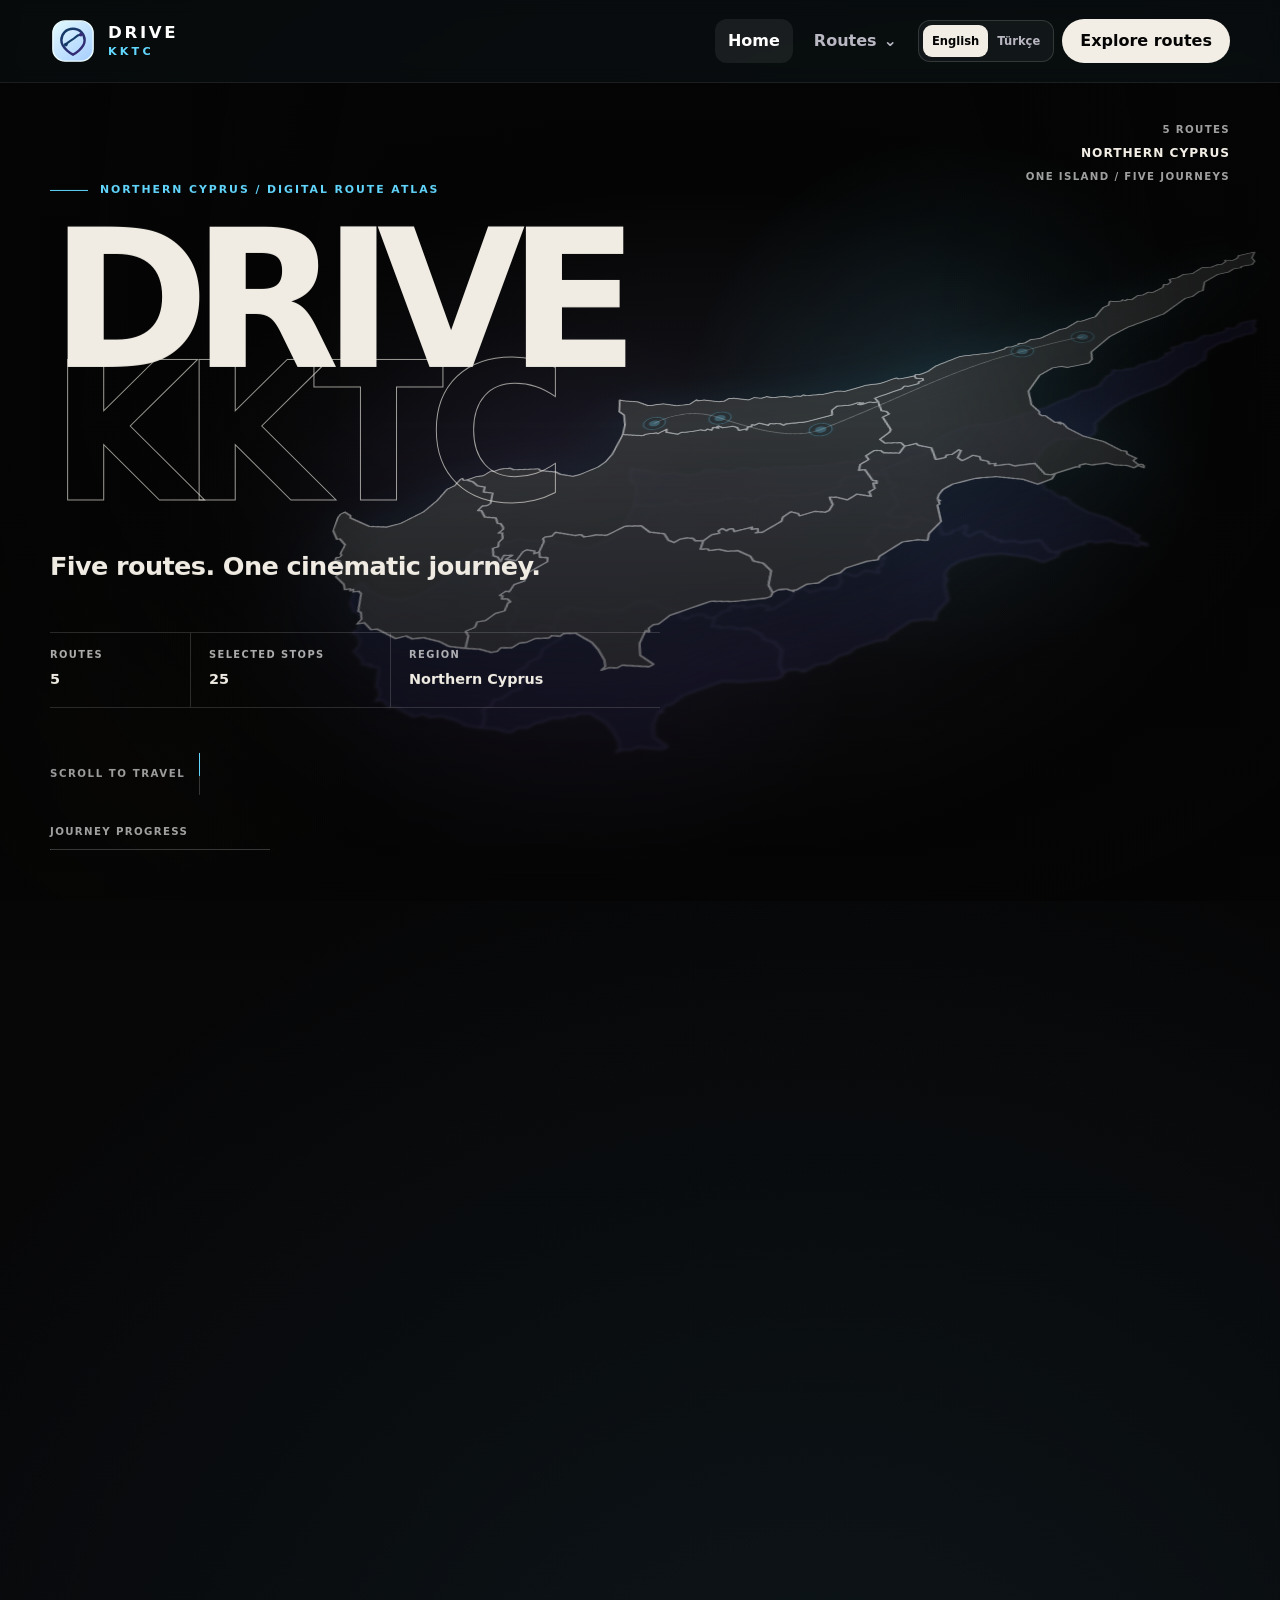
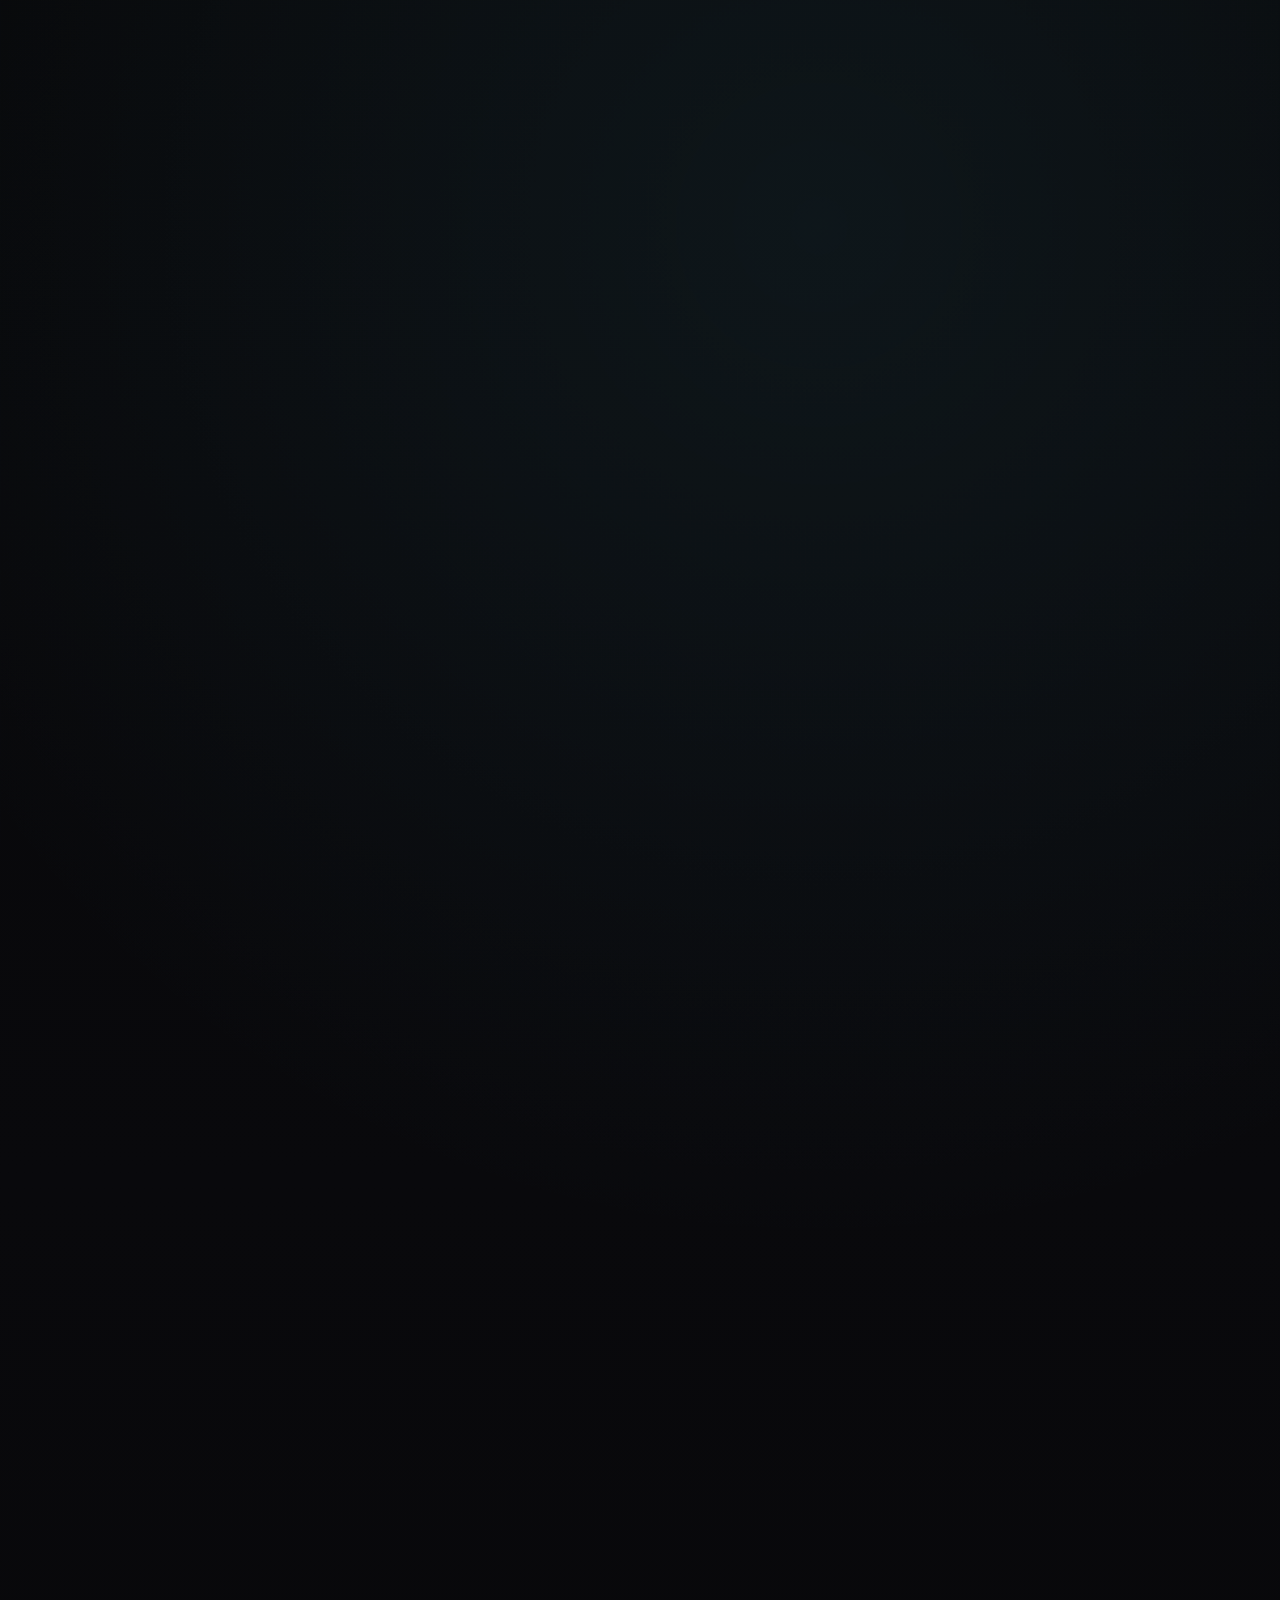
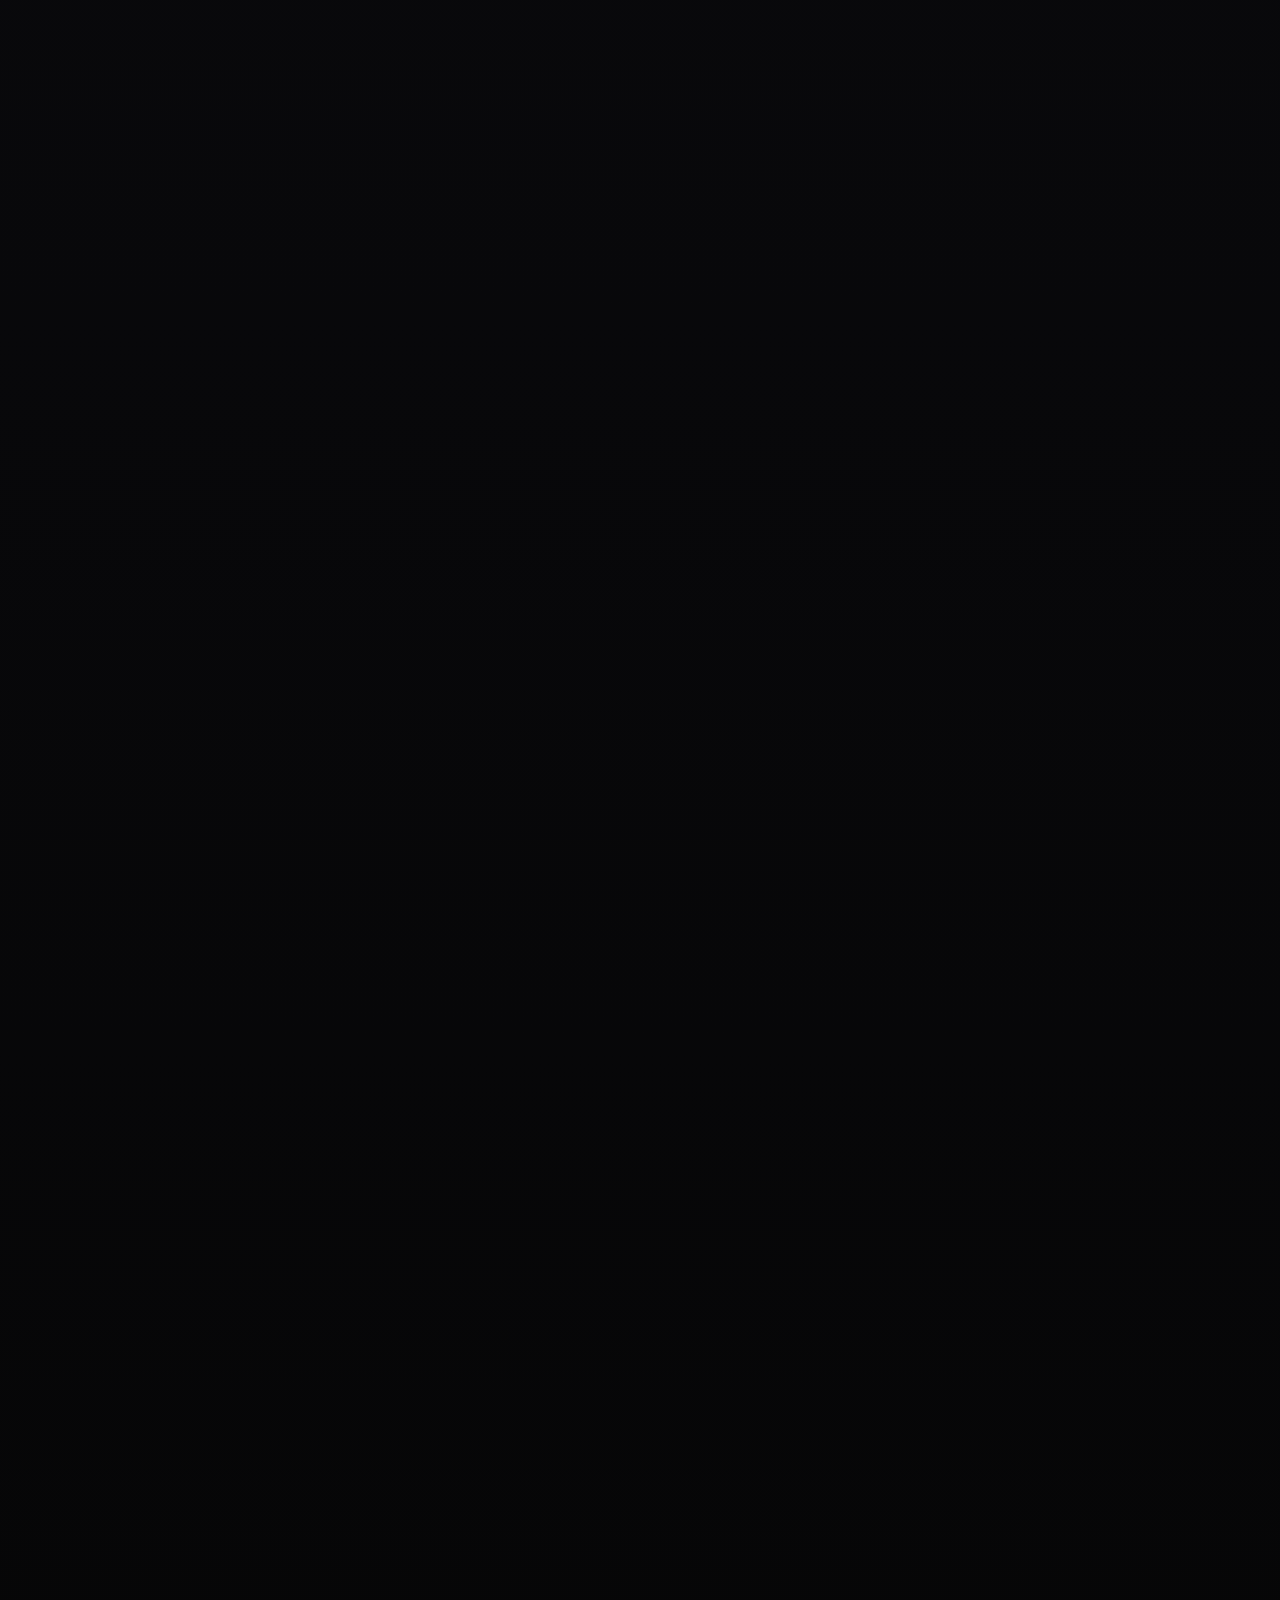
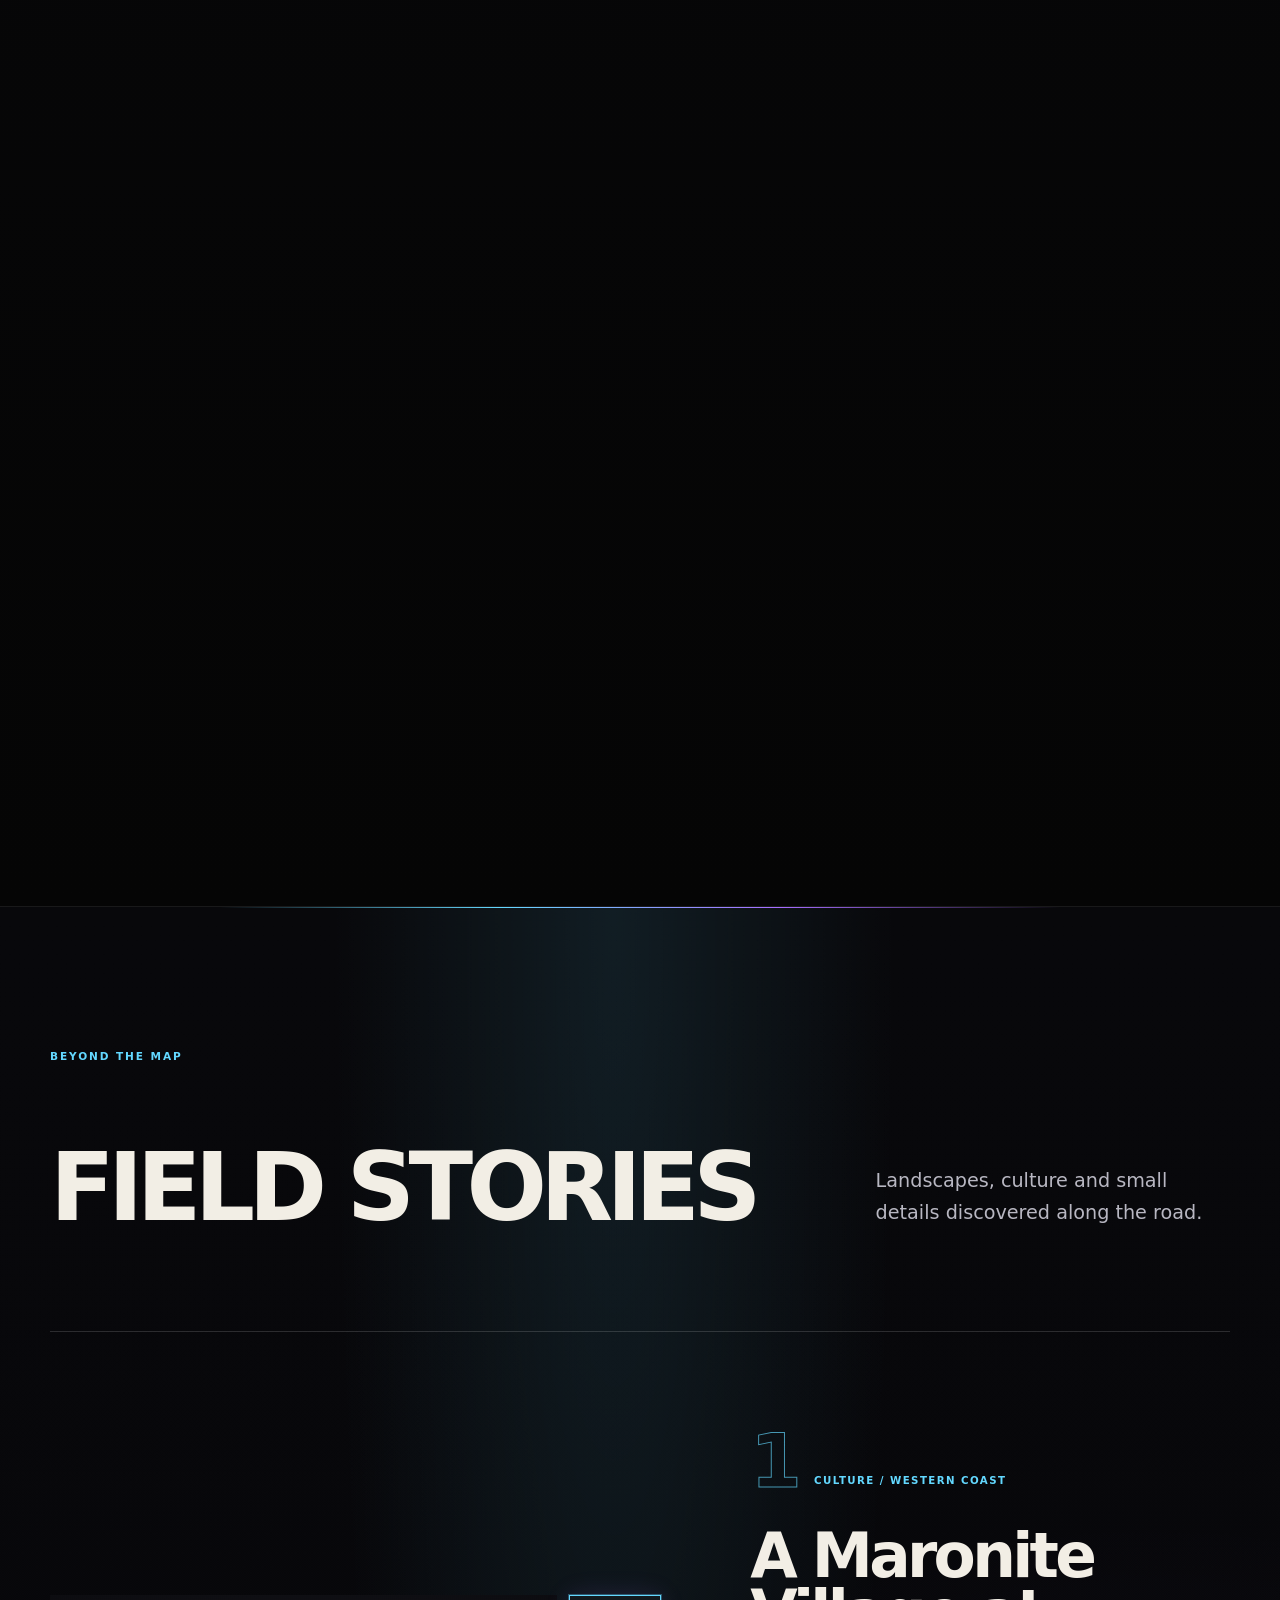
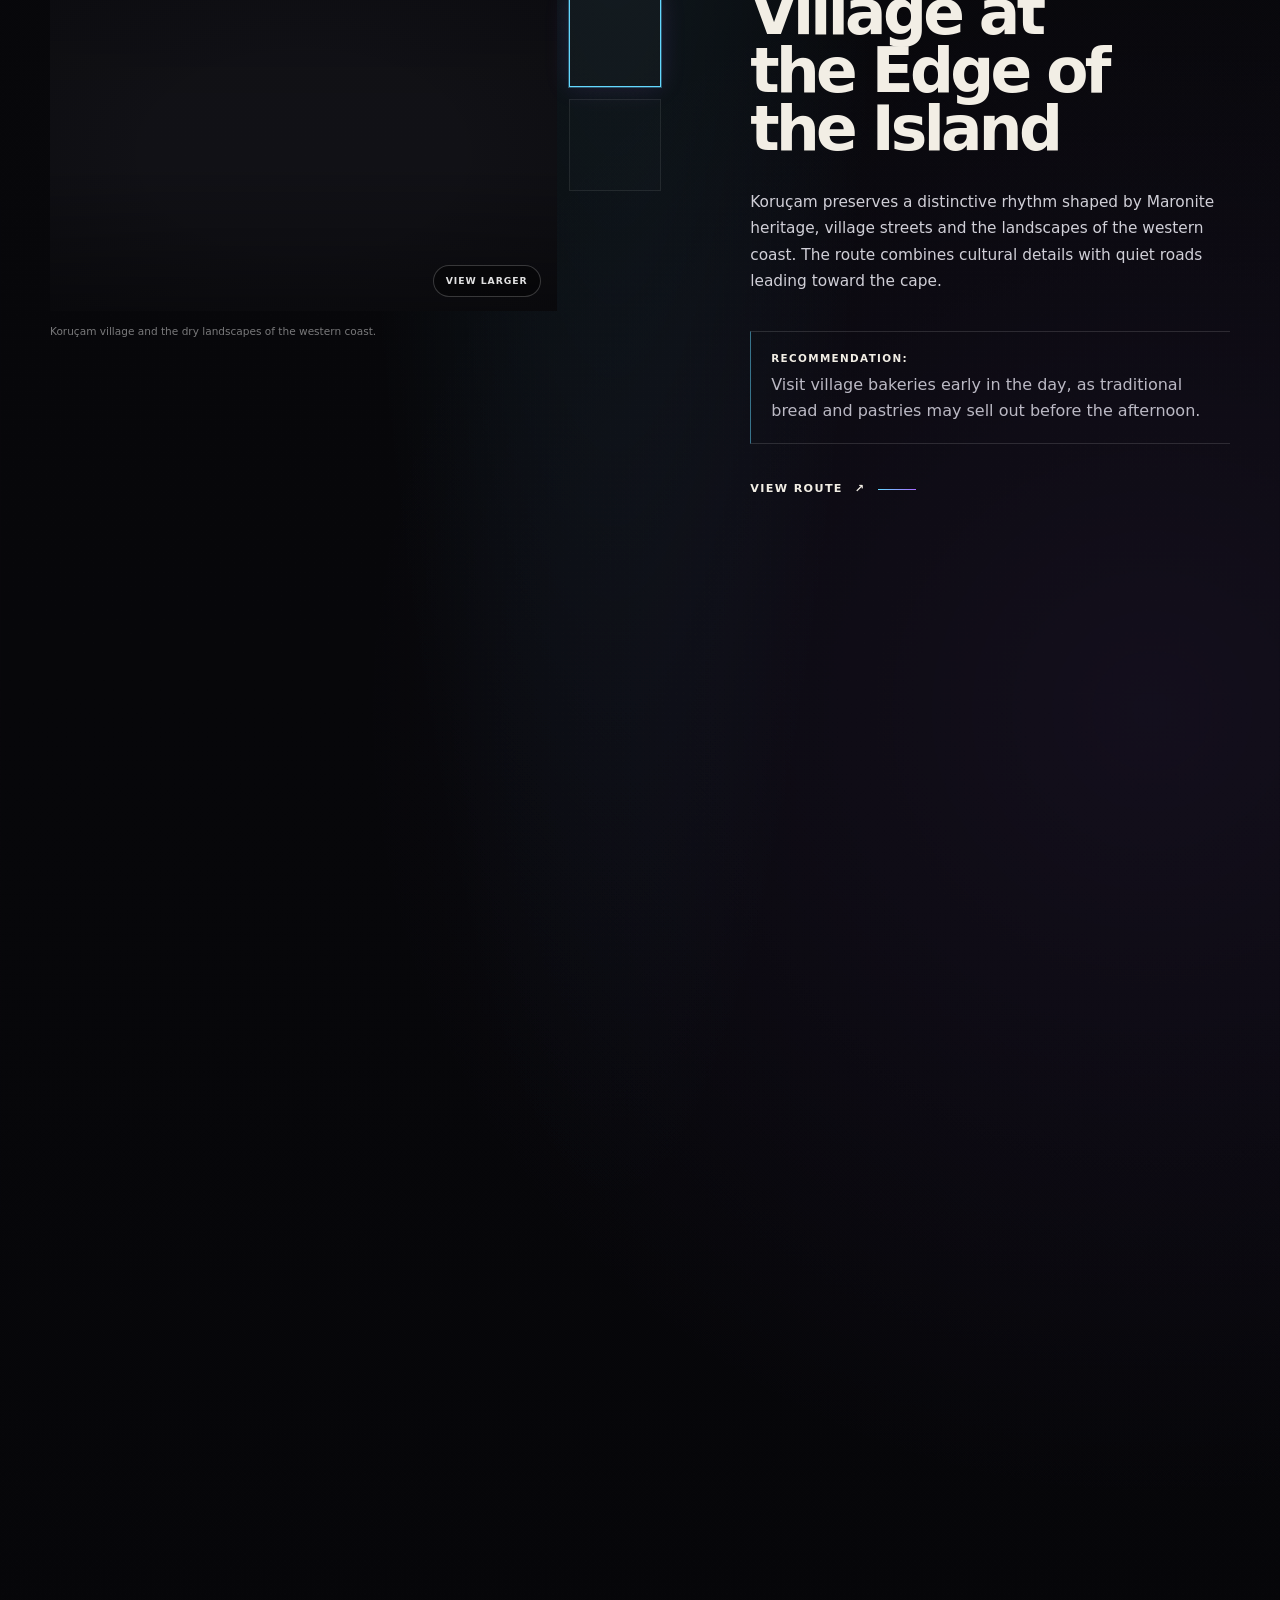
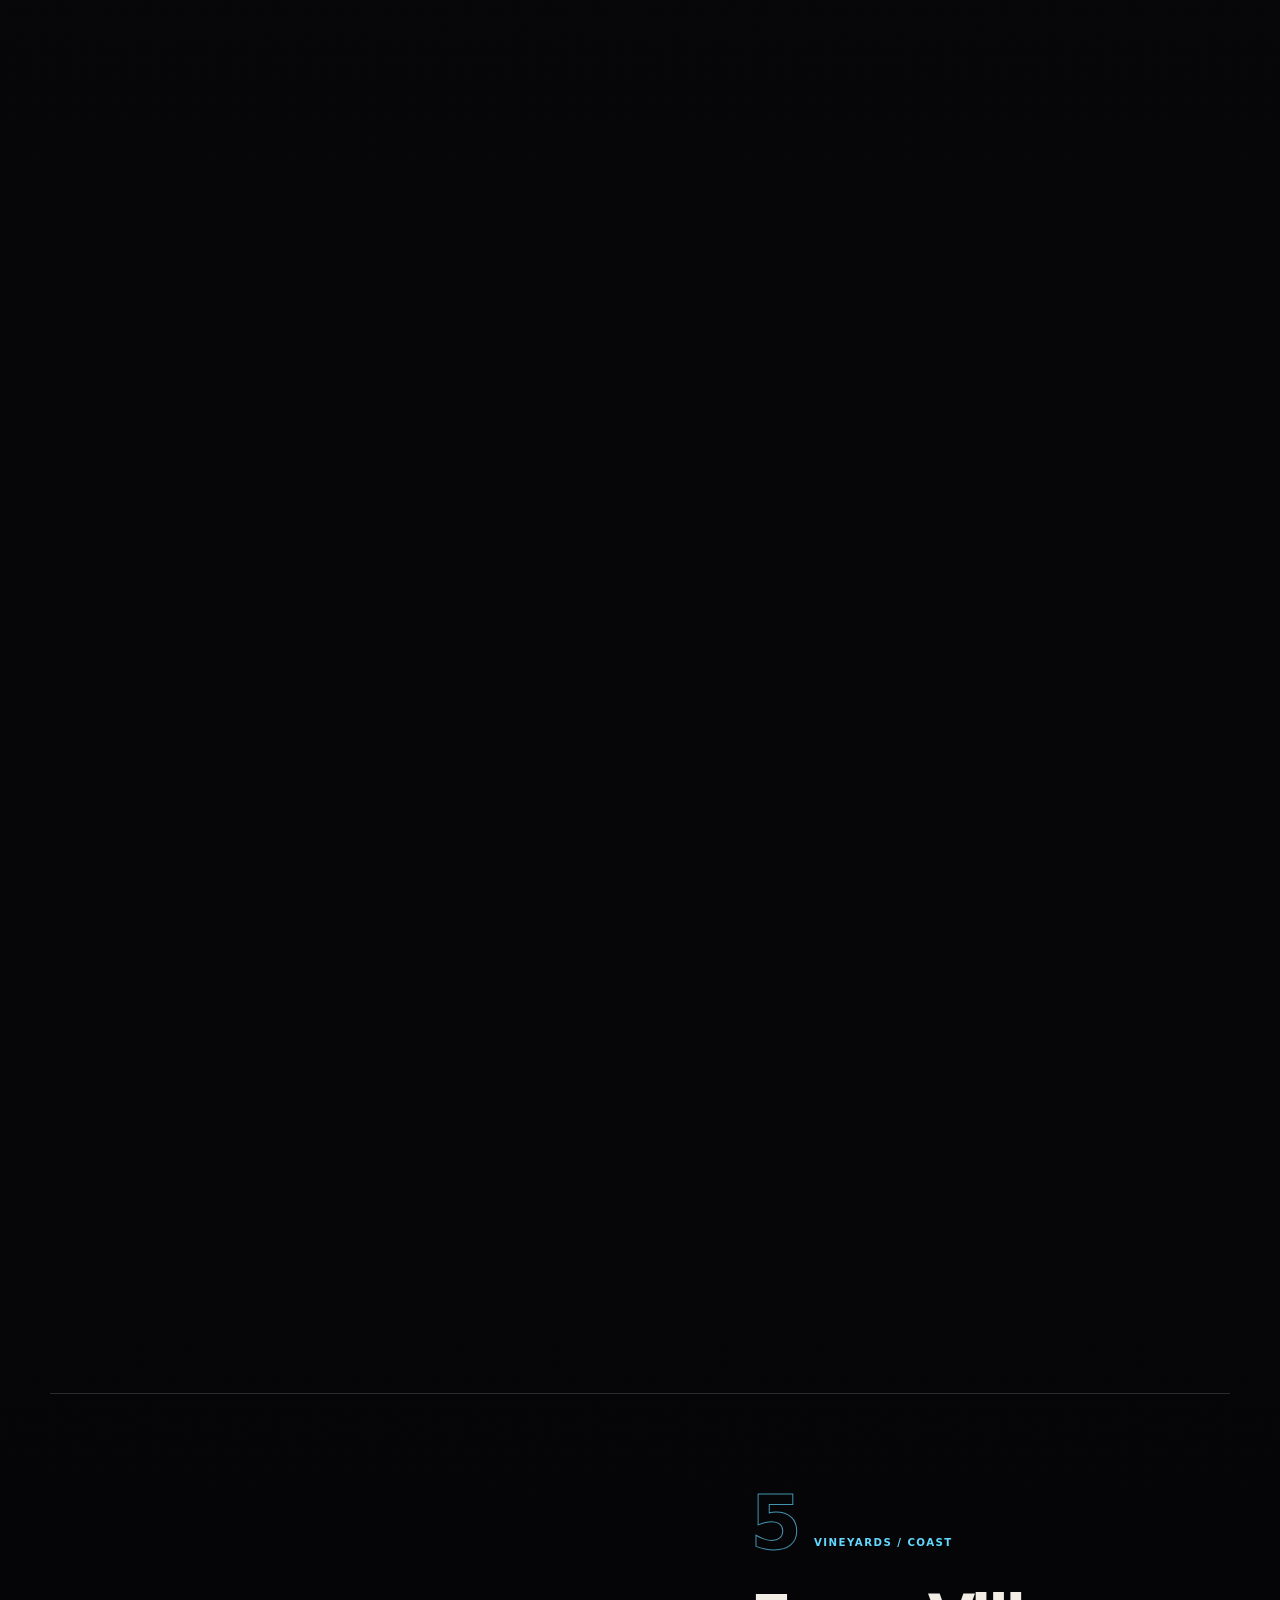
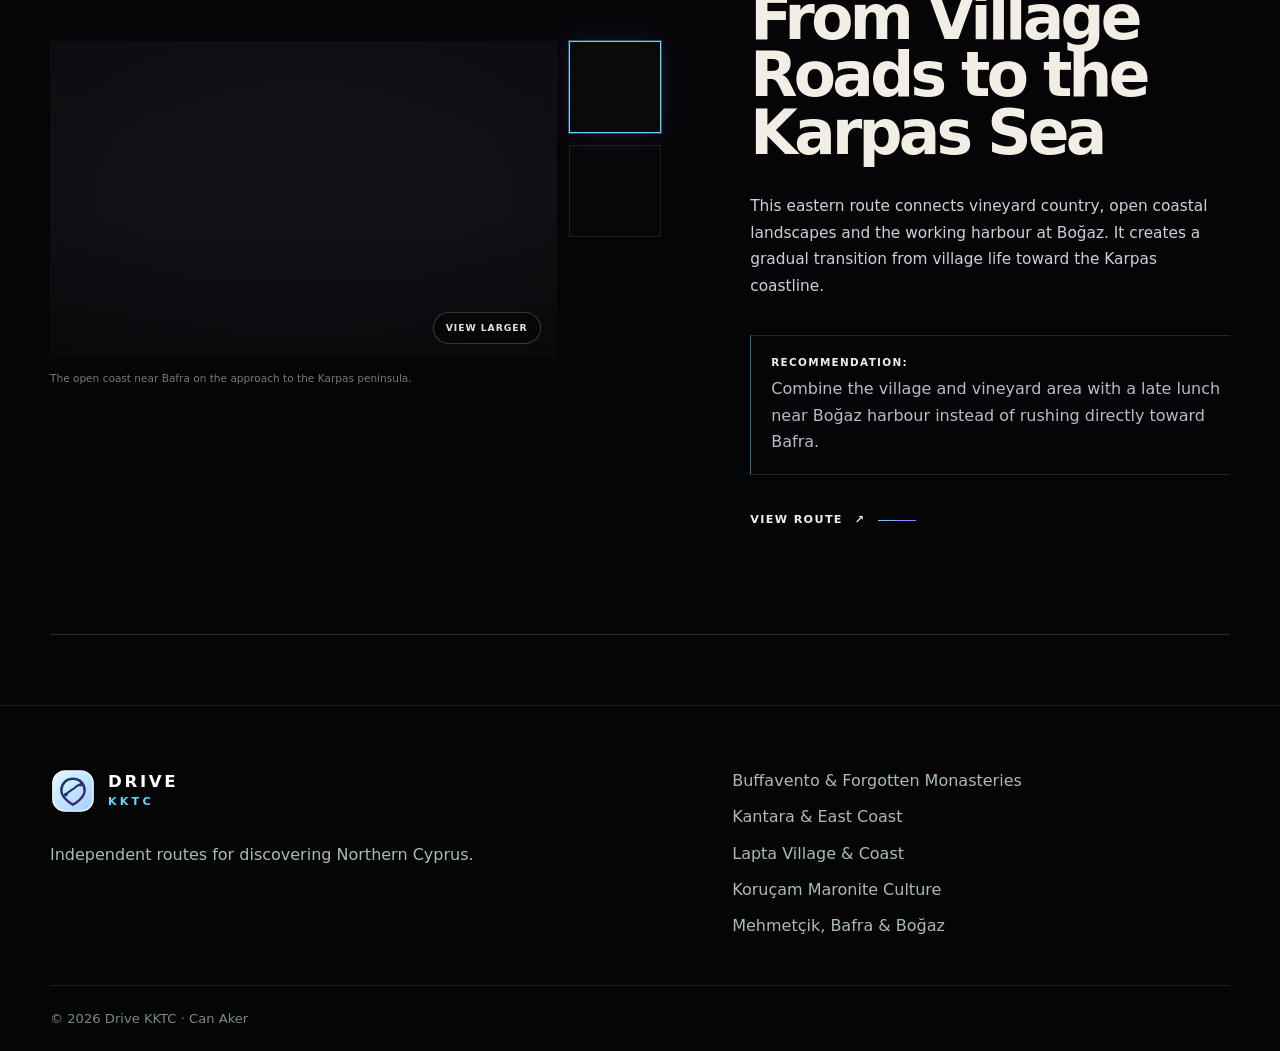
<file: index.html>
﻿<!doctype html>
<html lang="en">
<head>
    <meta charset="utf-8">
    <meta name="viewport" content="width=device-width, initial-scale=1">
    <meta name="robots" content="noindex, follow">
    <meta name="description" content="Drive KKTC multilingual route guide for Northern Cyprus.">
    <link rel="icon" type="image/svg+xml" href="./favicon.svg">
    <link rel="alternate" hreflang="en" href="./en/">
    <link rel="alternate" hreflang="tr" href="./tr/">
    <link rel="alternate" hreflang="x-default" href="./">
    <title>Drive KKTC | Choose Your Language</title>

    <script>
        (() => {
            const language = (navigator.language || "en").toLowerCase();
            let locale = "en";

            if (language.startsWith("tr")) locale = "tr";

            const target = location.protocol === "file:"
                ? `./${locale}/index.html`
                : `./${locale}/`;

            location.replace(target);
        })();
    </script>
</head>
<body>
    <main>
        <h1>Drive KKTC</h1>
        <p>Choose your language:</p>

        <nav aria-label="Language selection">
            <a href="./en/index.html">English</a>
            <a href="./tr/index.html">Türkçe</a>
        </nav>
    </main>
</body>
</html>
</file>
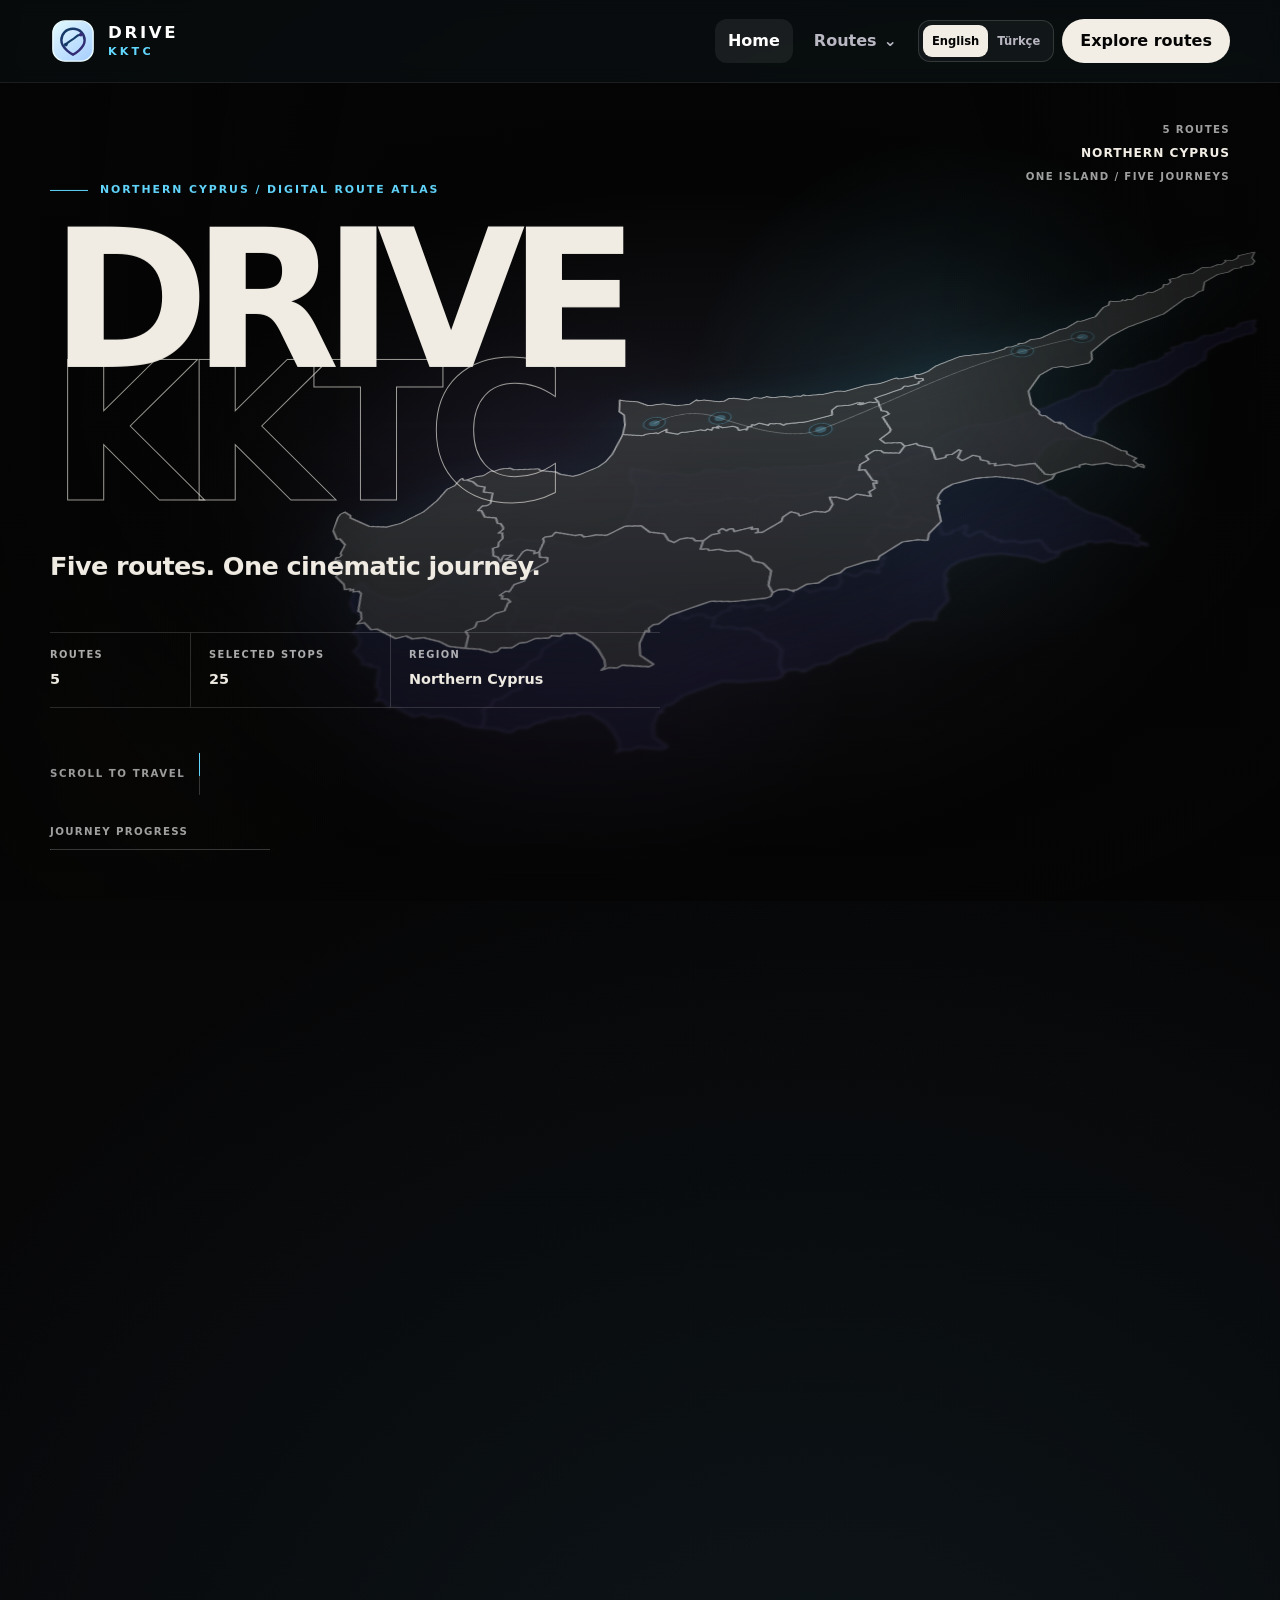
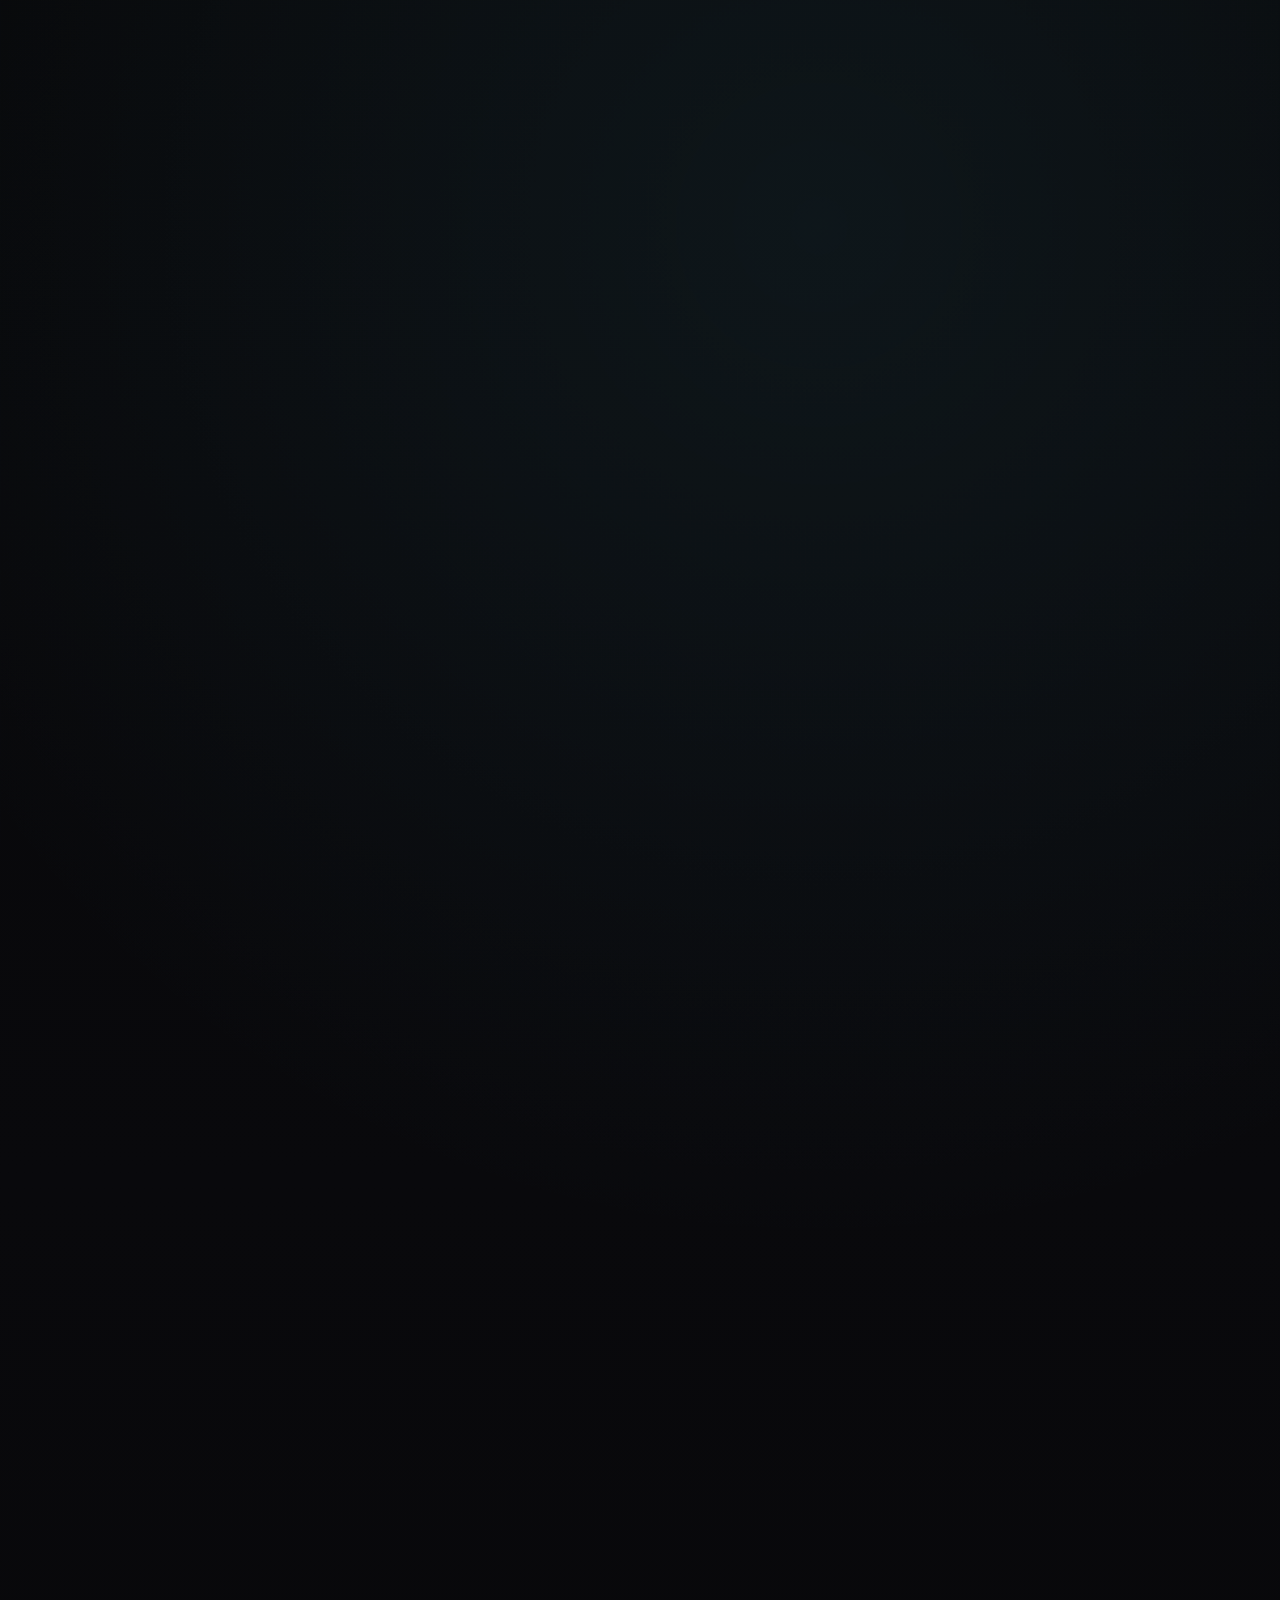
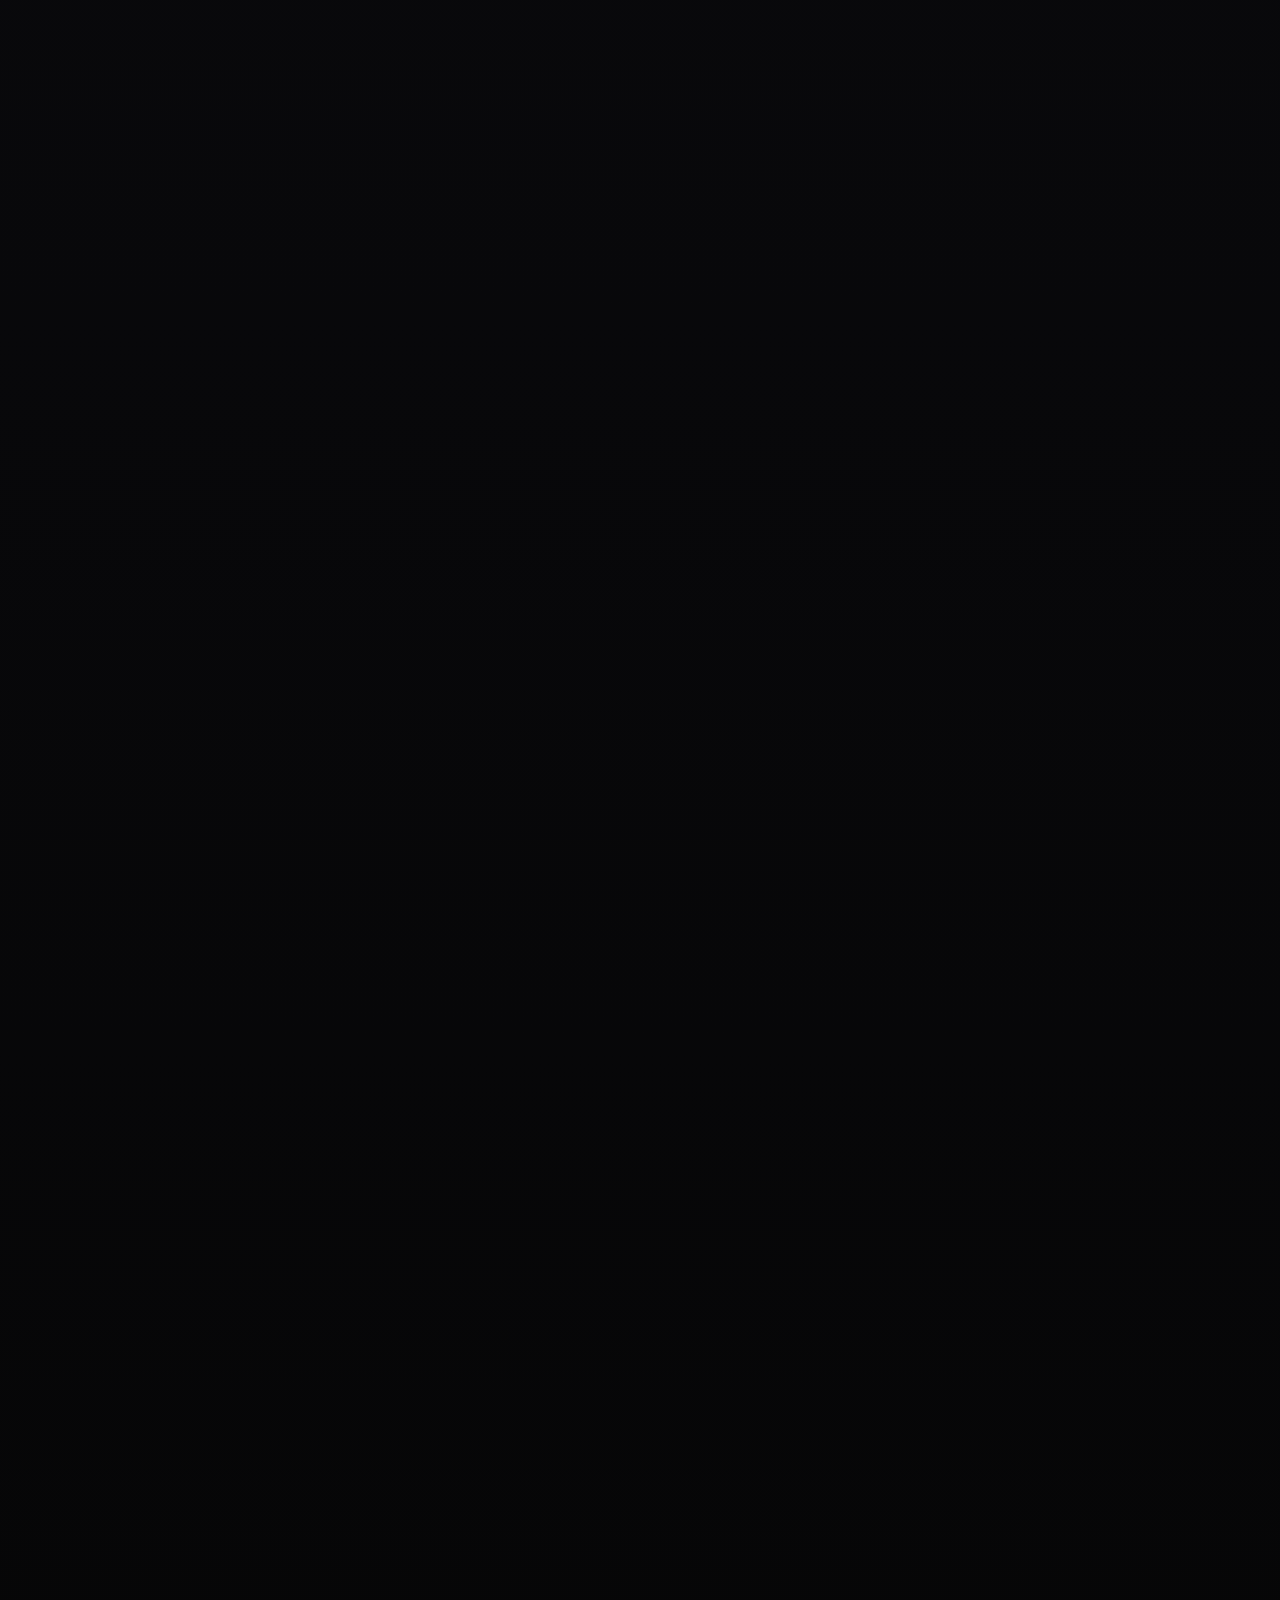
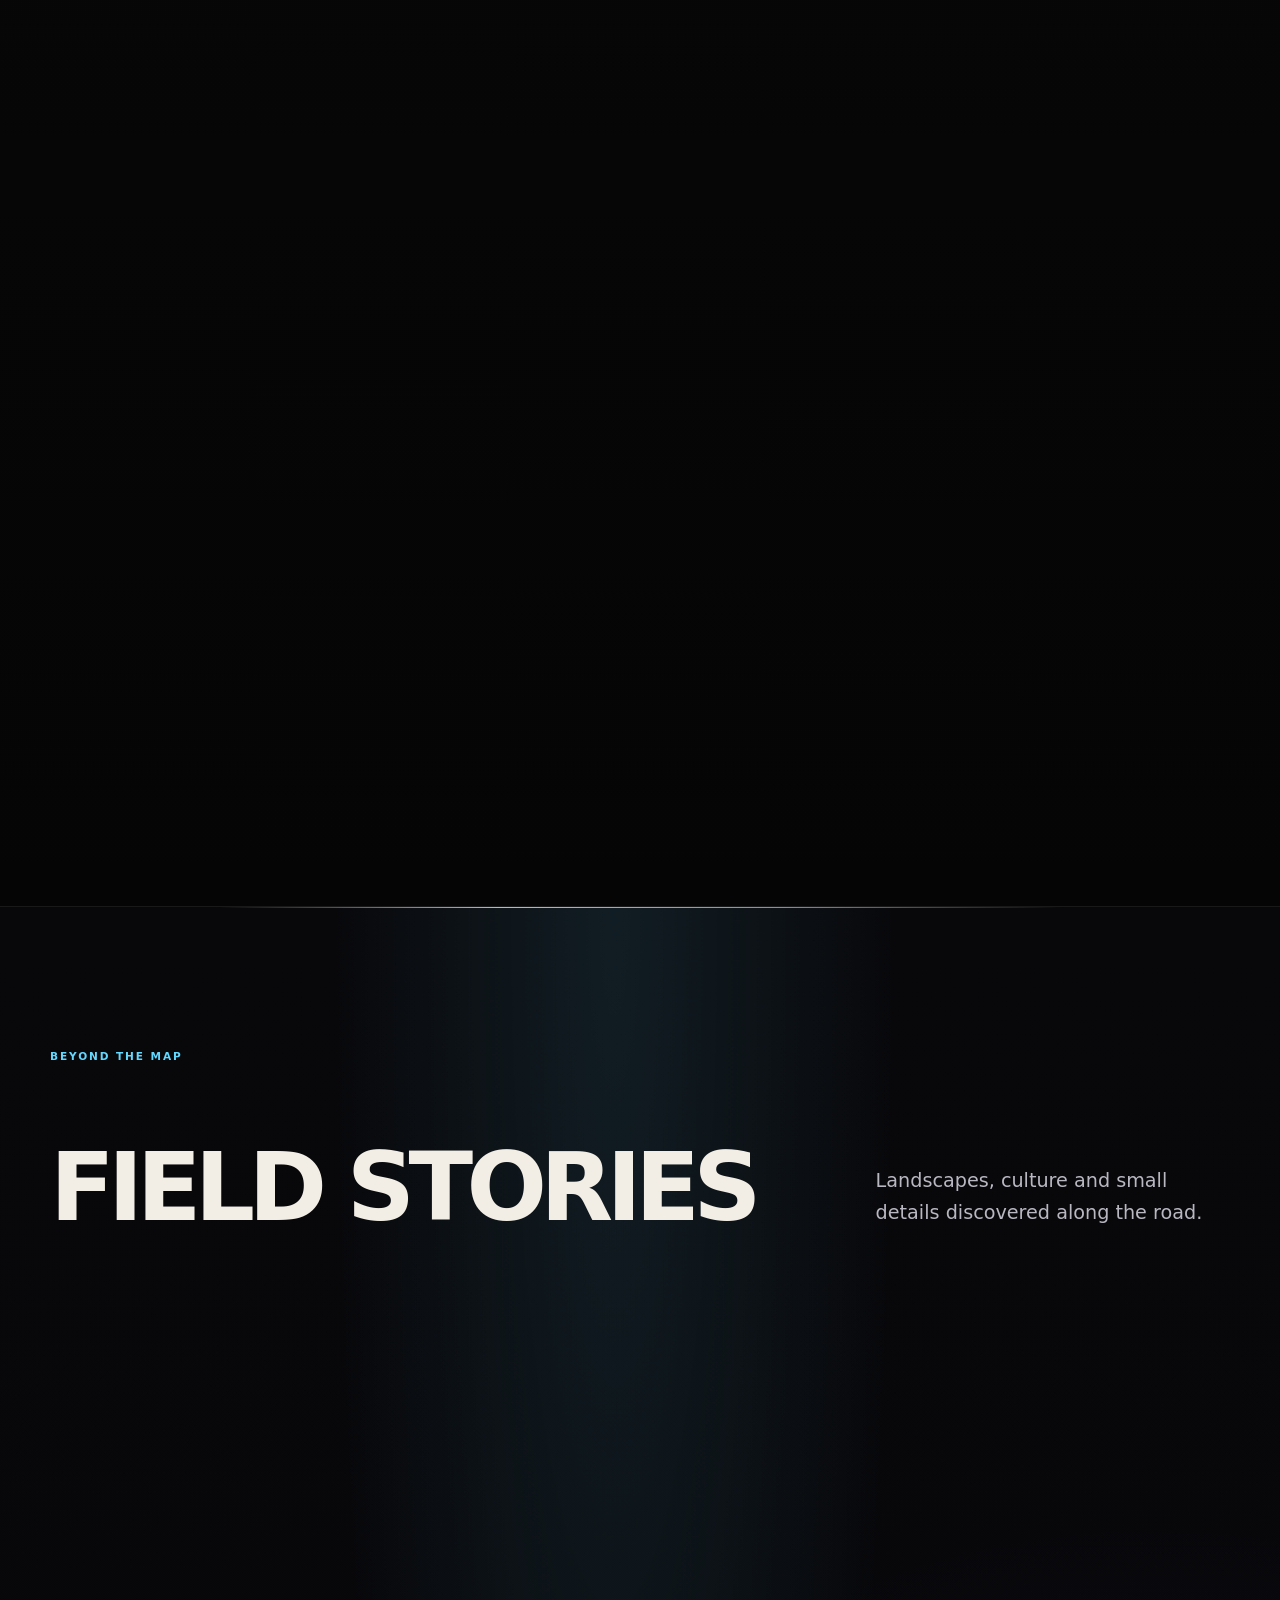
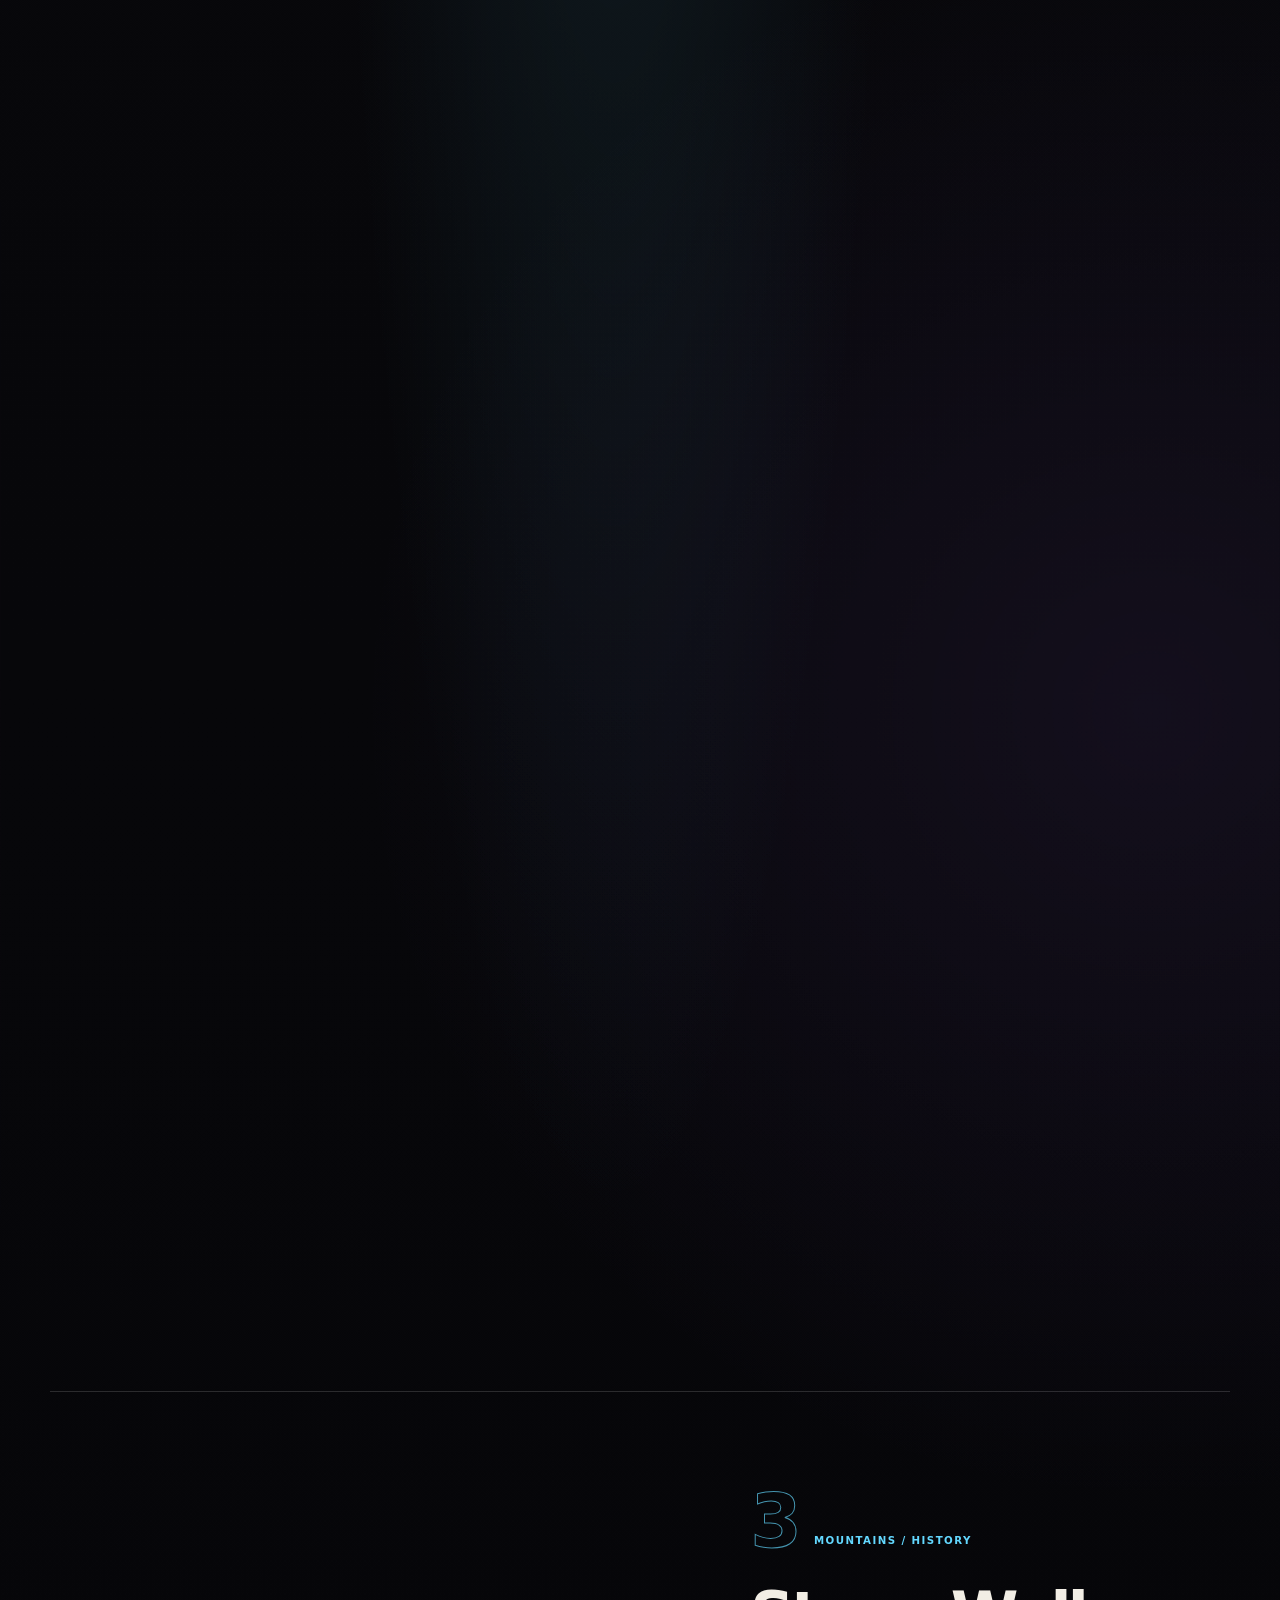
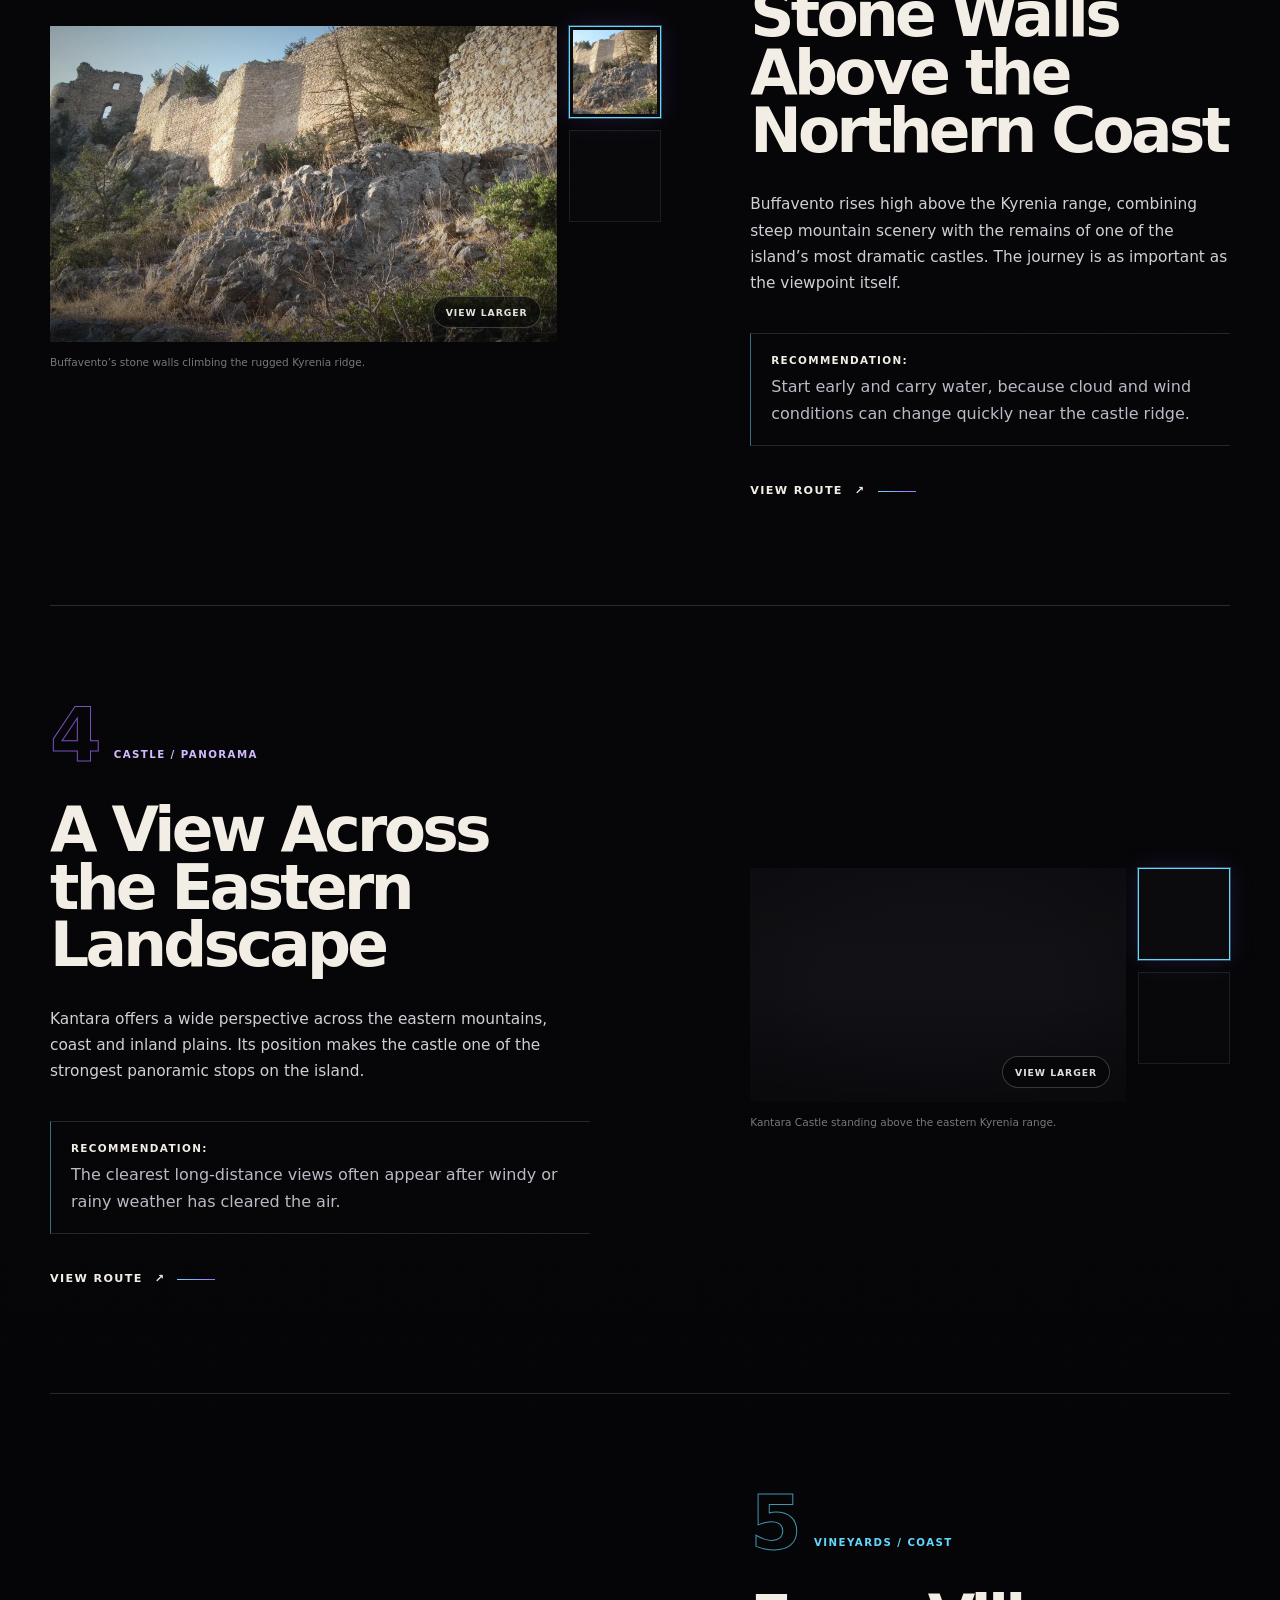
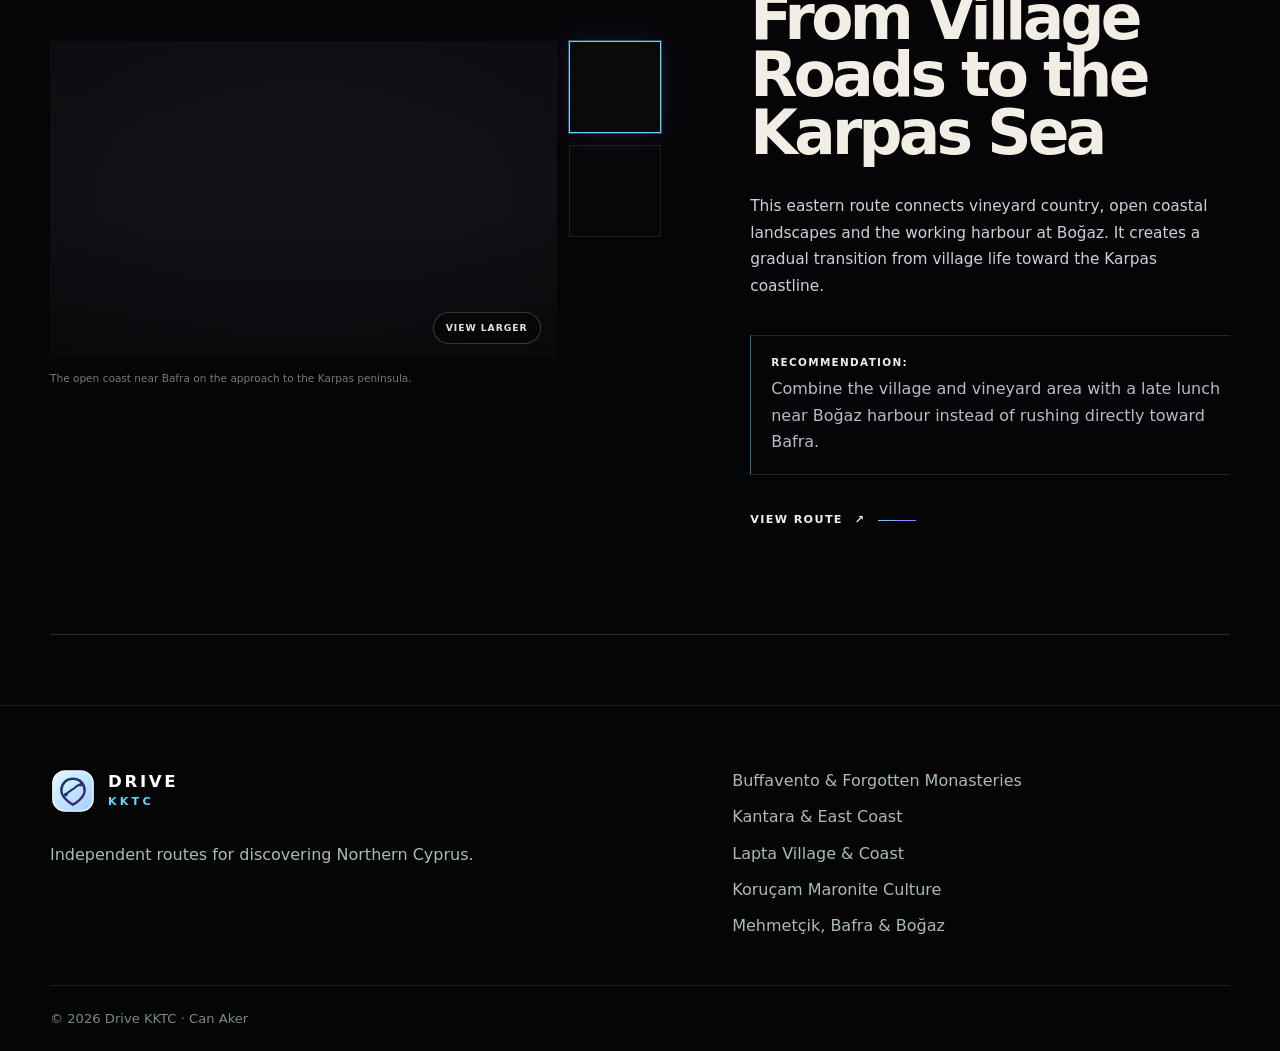
<file: en/index.html>
<!doctype html>
<html lang="en">

<head>
    <meta charset="utf-8">

    <meta name="viewport" content="width=device-width, initial-scale=1">

    <title>Drive KKTC | Northern Cyprus Scenic Routes</title>

    <meta name="description"
        content="Discover five carefully planned driving routes across Northern Cyprus, featuring castles, villages, coastlines, local culture and practical travel tips.">

    <meta name="robots" content="index, follow">

    <link rel="canonical" href="/en/">
    <link rel="alternate" hreflang="en" href="/en/">
    <link rel="alternate" hreflang="tr" href="/tr/">
    <link rel="alternate" hreflang="x-default" href="/en/">

    <link rel="icon" type="image/svg+xml" href="../favicon.svg">

    <link rel="stylesheet" href="../css/site.css">

    <script src="../js/components.js" defer></script>

    <script src="../js/site.js" defer></script>
</head>

<body class="cinematic-home" data-locale="en" data-page="home" data-root="../">
    <div data-site-header></div>

    <main class="cinematic-main">
        <section class="cinematic-story" id="routes" aria-labelledby="cinematic-title" data-cinematic-story>
            <div class="cinematic-stage" data-cinematic-stage aria-hidden="true">
                <div class="cinematic-atmosphere"></div>

                <div class="cinematic-photo-stack">
                    <figure class="cinematic-photo cinematic-photo--diagonal" data-cinematic-photo="0">
                        <img src="../images/routes/korucam-maronite-route.webp" alt="" width="1920" height="1080"
                            loading="eager" decoding="async">
                    </figure>

                    <figure class="cinematic-photo cinematic-photo--coastal" data-cinematic-photo="1">
                        <img src="../images/routes/lapta-coastal-walk.webp" alt="" width="1920" height="1080"
                            loading="lazy" decoding="async">
                    </figure>

                    <figure class="cinematic-photo cinematic-photo--split" data-cinematic-photo="2">
                        <img src="../images/routes/buffavento-mountain-route.webp" alt="" width="1920" height="1080"
                            loading="lazy" decoding="async">
                    </figure>

                    <figure class="cinematic-photo cinematic-photo--panel" data-cinematic-photo="3">
                        <img src="../images/routes/kantara-east-coast.webp" alt="" width="1920" height="1080"
                            loading="lazy" decoding="async">
                    </figure>

                    <figure class="cinematic-photo cinematic-photo--full" data-cinematic-photo="4">
                        <img src="../images/routes/mehmetcik-bafra-bogaz.webp" alt="" width="1920" height="1080"
                            loading="lazy" decoding="async">
                    </figure>
                </div>

                <div class="cinematic-map-camera" data-cinematic-map>
                    <div class="cinematic-map-object">
                        <img class="cinematic-map-depth" src="../images/cyprus-outline.svg" alt="" width="607"
                            height="390" fetchpriority="high">

                        <div class="cinematic-map-surface">
                            <img class="cinematic-map-image" src="../images/cyprus-outline.svg" alt="" width="607"
                                height="390" fetchpriority="high">

                            <svg class="cinematic-route-overlay" viewBox="0 110 607 390"
                                preserveAspectRatio="xMidYMid meet" xmlns="http://www.w3.org/2000/svg">
                                <defs>
                                    <linearGradient id="cinematicRouteGradient" x1="194" y1="190" x2="472" y2="147"
                                        gradientUnits="userSpaceOnUse">
                                        <stop offset="0" stop-color="#f0b35b" />
                                        <stop offset="0.46" stop-color="#a76cff" />
                                        <stop offset="1" stop-color="#63d8ff" />
                                    </linearGradient>

                                    <filter id="cinematicRouteGlow" x="-50%" y="-50%" width="200%" height="200%">
                                        <feGaussianBlur stdDeviation="5" result="blur" />
                                        <feMerge>
                                            <feMergeNode in="blur" />
                                            <feMergeNode in="SourceGraphic" />
                                        </feMerge>
                                    </filter>
                                </defs>

                                <g class="cinematic-route-layer" transform="translate(0, 75)">
                                    <path class="cinematic-route-line cinematic-route-line--base" 
                                    d="
                                    M194 190
                                    C207 180 223 181 236 193
                                    C253 207 279 229 298 220
                                    C342 200 385 167 432 156
                                    C446 152 459 148 472 147
                                    " />

                                    <path class="cinematic-route-line cinematic-route-line--glow"
                                        data-cinematic-route-glow 
                                        d="
                                        M194 190
                                        C207 180 223 181 236 193
                                        C253 207 279 229 298 220
                                        C342 200 385 167 432 156
                                        C446 152 459 148 472 147
                                        " />

                                    <path class="cinematic-route-line cinematic-route-line--progress"
                                        pathLength="1"
                                        data-cinematic-route-line 
                                        d="
                                        M194 190
                                        C207 180 223 181 236 193
                                        C253 207 279 229 298 220
                                        C342 200 385 167 432 156
                                        C446 152 459 148 472 147
                                        " />

                                    <g class="cinematic-map-point" data-cinematic-point="0">
                                        <circle class="cinematic-map-point__pulse" cx="194" cy="190" r="8" />
                                        <circle class="cinematic-map-point__ring" cx="194" cy="190" r="7" />
                                        <circle class="cinematic-map-point__core" cx="194" cy="190" r="3.5" />
                                        <g class="cinematic-map-label">
                                            <line x1="194" y1="181" x2="172" y2="164" />
                                            <text x="168" y="159" text-anchor="end">KORUÇAM</text>
                                        </g>
                                    </g>

                                    <g class="cinematic-map-point" data-cinematic-point="1">
                                        <circle class="cinematic-map-point__pulse" cx="236" cy="193" r="8" />
                                        <circle class="cinematic-map-point__ring" cx="236" cy="193" r="7" />
                                        <circle class="cinematic-map-point__core" cx="236" cy="193" r="3.5" />
                                        <g class="cinematic-map-label">
                                            <line x1="236" y1="184" x2="238" y2="159" />
                                            <text x="238" y="153" text-anchor="middle">LAPTA</text>
                                        </g>
                                    </g>

                                    <g class="cinematic-map-point" data-cinematic-point="2">
                                        <circle class="cinematic-map-point__pulse" cx="298" cy="220" r="8" />
                                        <circle class="cinematic-map-point__ring" cx="298" cy="220" r="7" />
                                        <circle class="cinematic-map-point__core" cx="298" cy="220" r="3.5" />
                                        <g class="cinematic-map-label">
                                            <line x1="298" y1="211" x2="312" y2="187" />
                                            <text x="316" y="181">BUFFAVENTO</text>
                                        </g>
                                    </g>

                                    <g class="cinematic-map-point" data-cinematic-point="3">
                                        <circle class="cinematic-map-point__pulse" cx="432" cy="156" r="8" />
                                        <circle class="cinematic-map-point__ring" cx="432" cy="156" r="7" />
                                        <circle class="cinematic-map-point__core" cx="432" cy="156" r="3.5" />
                                        <g class="cinematic-map-label">
                                            <line x1="432" y1="147" x2="420" y2="126" />
                                            <text x="416" y="121" text-anchor="end">KANTARA</text>
                                        </g>
                                    </g>

                                    <g class="cinematic-map-point" data-cinematic-point="4">
                                        <circle class="cinematic-map-point__pulse" cx="472" cy="147" r="8" />
                                        <circle class="cinematic-map-point__ring" cx="472" cy="147" r="7" />
                                        <circle class="cinematic-map-point__core" cx="472" cy="147" r="3.5" />
                                        <g class="cinematic-map-label">
                                            <line x1="472" y1="138" x2="490" y2="119" />
                                            <text x="494" y="114">MEHMETÇİK</text>
                                        </g>
                                    </g>
                                </g>
                            </svg>
                        </div>
                    </div>
                </div>

                <div class="cinematic-stage-hud">
                    <span data-cinematic-hud-number>5 routes</span>
                    <strong data-cinematic-hud-region>Northern Cyprus</strong>
                    <span data-cinematic-hud-coordinates>
                        One island / Five journeys
                    </span>
                </div>

                <div class="cinematic-story-meter">
                    <span>Journey progress</span>
                    <div>
                        <i></i>
                    </div>
                </div>
            </div>

            <div class="cinematic-track" data-cinematic-track>
                <header class="cinematic-chapter cinematic-intro" data-cinematic-scene="0">
                    <div class="container cinematic-chapter__inner">
                        <div class="cinematic-intro-copy">
                            <p class="cinematic-kicker">
                                Northern Cyprus / Digital route atlas
                            </p>

                            <h1 id="cinematic-title">
                                <span>Drive</span>
                                <span class="cinematic-title-outline">KKTC</span>
                            </h1>

                            <p class="cinematic-intro-line">
                                Five routes. One cinematic journey.
                            </p>

                            <dl class="cinematic-intro-facts">
                                <div>
                                    <dt>Routes</dt>
                                    <dd>5</dd>
                                </div>

                                <div>
                                    <dt>Selected stops</dt>
                                    <dd>25</dd>
                                </div>

                                <div>
                                    <dt>Region</dt>
                                    <dd>Northern Cyprus</dd>
                                </div>
                            </dl>

                            <a class="cinematic-scroll-cue" href="#route-1">
                                <span>Scroll to travel</span>
                                <i aria-hidden="true"></i>
                            </a>
                        </div>
                    </div>
                </header>

                <article class="cinematic-chapter cinematic-route-scene cinematic-route-scene--korucam" id="route-1"
                    data-cinematic-scene="1" data-cinematic-route="0">
                    <div class="container cinematic-chapter__inner">
                        <div class="cinematic-route-copy">
                            <div class="cinematic-route-heading">
                                <span class="cinematic-route-number">1</span>
                                <p>
                                    <span>Maronite culture</span>
                                    Western coast / Maronite village
                                </p>
                            </div>

                            <h2>Koruçam Maronite Culture & Cape</h2>

                            <p class="cinematic-route-description">
                                Discover a distinctive Maronite village, its
                                religious heritage, traditional food culture
                                and the remote western coastline.
                            </p>

                            <dl class="cinematic-route-meta">
                                <div>
                                    <dt>Stops</dt>
                                    <dd>5</dd>
                                </div>

                                <div>
                                    <dt>Type</dt>
                                    <dd>Cultural route</dd>
                                </div>

                                <div>
                                    <dt>Difficulty</dt>
                                    <dd>Easy</dd>
                                </div>
                            </dl>

                            <a class="cinematic-route-link" href="./routes/korucam-maronite-route/index.html">
                                View route
                                <span aria-hidden="true">↗</span>
                            </a>

                            <p class="cinematic-photo-credit">
                                Photo:
                                <a href="https://commons.wikimedia.org/wiki/File:Kormakitis_general.jpg" target="_blank"
                                    rel="license noopener noreferrer">muffinn / CC BY 2.0 · cropped</a>
                            </p>
                        </div>

                        <figure class="cinematic-route-media">
                            <img src="../images/routes/korucam-maronite-route.webp"
                                alt="Koruçam village with its church, white houses and dry coastal hills" width="1920"
                                height="1080" loading="lazy" decoding="async">
                        </figure>
                    </div>
                </article>

                <article class="cinematic-chapter cinematic-route-scene cinematic-route-scene--lapta" id="route-2"
                    data-cinematic-scene="2" data-cinematic-route="1">
                    <div class="container cinematic-chapter__inner">
                        <div class="cinematic-route-copy">
                            <div class="cinematic-route-heading">
                                <span class="cinematic-route-number">2</span>
                                <p>
                                    <span>Village & coast</span>
                                    Kyrenia west / Coastal route
                                </p>
                            </div>

                            <h2>Lapta Village & Coastal Walk</h2>

                            <p class="cinematic-route-description">
                                Connect the historic upper village,
                                traditional water sources and the long coastal
                                walkway west of Kyrenia.
                            </p>

                            <dl class="cinematic-route-meta">
                                <div>
                                    <dt>Stops</dt>
                                    <dd>5</dd>
                                </div>

                                <div>
                                    <dt>Type</dt>
                                    <dd>Village walk</dd>
                                </div>

                                <div>
                                    <dt>Difficulty</dt>
                                    <dd>Easy</dd>
                                </div>
                            </dl>

                            <a class="cinematic-route-link" href="./routes/lapta-village-coastal-route/index.html">
                                View route
                                <span aria-hidden="true">↗</span>
                            </a>

                            <p class="cinematic-photo-credit">
                                Photo:
                                <a href="https://commons.wikimedia.org/wiki/File:Lapta_coastal_walkway_bridge.jpg"
                                    target="_blank" rel="license noopener noreferrer">Seksen iki yüz kırk beş / CC BY-SA
                                    4.0 · cropped</a>
                            </p>
                        </div>

                        <figure class="cinematic-route-media">
                            <img src="../images/routes/lapta-coastal-walk.webp"
                                alt="Lapta coastal walkway stretching across the sea at dusk" width="1920" height="1080"
                                loading="lazy" decoding="async">
                        </figure>
                    </div>
                </article>

                <article class="cinematic-chapter cinematic-route-scene cinematic-route-scene--buffavento" id="route-3"
                    data-cinematic-scene="3" data-cinematic-route="2">
                    <div class="container cinematic-chapter__inner">
                        <p class="cinematic-route-ghost" aria-hidden="true">
                            Mountain route
                        </p>

                        <div class="cinematic-route-copy">
                            <div class="cinematic-route-heading">
                                <span class="cinematic-route-number">3</span>
                                <p>
                                    <span>Mountains & history</span>
                                    Kyrenia range / Mountain route
                                </p>
                            </div>

                            <h2>Buffavento Mountain & Forgotten Monasteries</h2>

                            <p class="cinematic-route-description">
                                Follow a dramatic mountain route through
                                Buffavento Castle, forest landscapes and
                                historic religious sites hidden above the
                                northern coast.
                            </p>

                            <dl class="cinematic-route-meta">
                                <div>
                                    <dt>Stops</dt>
                                    <dd>5</dd>
                                </div>

                                <div>
                                    <dt>Type</dt>
                                    <dd>Mountain route</dd>
                                </div>

                                <div>
                                    <dt>Difficulty</dt>
                                    <dd>Challenging</dd>
                                </div>
                            </dl>

                            <a class="cinematic-route-link" href="./routes/buffavento-mountain-route/index.html">
                                View route
                                <span aria-hidden="true">↗</span>
                            </a>

                            <p class="cinematic-photo-credit">
                                Photo:
                                <a href="https://commons.wikimedia.org/wiki/File:Voufavento_castle.jpg" target="_blank"
                                    rel="license noopener noreferrer">Dickelbers / CC BY-SA 3.0 · cropped</a>
                            </p>
                        </div>

                        <figure class="cinematic-route-media">
                            <img src="../images/routes/buffavento-mountain-route.webp"
                                alt="Stone walls of Buffavento Castle rising above a rugged mountain slope" width="1920"
                                height="1080" loading="lazy" decoding="async">
                        </figure>
                    </div>
                </article>

                <article class="cinematic-chapter cinematic-route-scene cinematic-route-scene--kantara" id="route-4"
                    data-cinematic-scene="4" data-cinematic-route="3">
                    <div class="container cinematic-chapter__inner">
                        <div class="cinematic-route-copy">
                            <div class="cinematic-route-heading">
                                <span class="cinematic-route-number">4</span>
                                <p>
                                    <span>Castle & panorama</span>
                                    Eastern range / Panoramic route
                                </p>
                            </div>

                            <h2>Kantara East Coast Panorama</h2>

                            <p class="cinematic-route-description">
                                Travel from one of the island's highest
                                eastern viewpoints toward forests, rural
                                settlements and the quieter coastline.
                            </p>

                            <dl class="cinematic-route-meta">
                                <div>
                                    <dt>Stops</dt>
                                    <dd>5</dd>
                                </div>

                                <div>
                                    <dt>Type</dt>
                                    <dd>Scenic drive</dd>
                                </div>

                                <div>
                                    <dt>Difficulty</dt>
                                    <dd>Moderate</dd>
                                </div>
                            </dl>

                            <a class="cinematic-route-link" href="./routes/kantara-east-coast-route/index.html">
                                View route
                                <span aria-hidden="true">↗</span>
                            </a>

                            <p class="cinematic-photo-credit">
                                Photo:
                                <a href="https://commons.wikimedia.org/wiki/File:Castle_of_Kantara.jpg" target="_blank"
                                    rel="license noopener noreferrer">George Groutas / CC BY 2.0 · cropped</a>
                            </p>
                        </div>

                        <figure class="cinematic-route-media">
                            <img src="../images/routes/kantara-east-coast.webp"
                                alt="Kantara Castle walls on a rocky ridge beneath a dramatic sky" width="1920"
                                height="1080" loading="lazy" decoding="async">
                        </figure>
                    </div>
                </article>

                <article class="cinematic-chapter cinematic-route-scene cinematic-route-scene--mehmetcik" id="route-5"
                    data-cinematic-scene="5" data-cinematic-route="4">
                    <div class="container cinematic-chapter__inner">
                        <div class="cinematic-route-copy">
                            <div class="cinematic-route-heading">
                                <span class="cinematic-route-number">5</span>
                                <p>
                                    <span>Vineyards & coast</span>
                                    Karpas gateway / Coastal drive
                                </p>
                            </div>

                            <h2>Mehmetçik, Bafra & Boğaz</h2>

                            <p class="cinematic-route-description">
                                Experience village life and vineyard
                                landscapes before continuing toward Bafra's
                                coast and the fishing harbour at Boğaz.
                            </p>

                            <dl class="cinematic-route-meta">
                                <div>
                                    <dt>Stops</dt>
                                    <dd>5</dd>
                                </div>

                                <div>
                                    <dt>Type</dt>
                                    <dd>Coastal drive</dd>
                                </div>

                                <div>
                                    <dt>Difficulty</dt>
                                    <dd>Moderate</dd>
                                </div>
                            </dl>

                            <a class="cinematic-route-link" href="./routes/mehmetcik-bafra-bogaz-route/index.html">
                                View route
                                <span aria-hidden="true">↗</span>
                            </a>

                            <p class="cinematic-photo-credit">
                                Photo:
                                <a href="https://commons.wikimedia.org/wiki/File:Bafra_beach_North_Cyprus.jpg"
                                    target="_blank" rel="license noopener noreferrer">Seksen iki yüz kırk beş / CC0 ·
                                    cropped</a>
                            </p>
                        </div>

                        <figure class="cinematic-route-media">
                            <img src="../images/routes/mehmetcik-bafra-bogaz.webp"
                                alt="The open Bafra coastline looking across the sea toward the eastern shore"
                                width="1920" height="1080" loading="lazy" decoding="async">
                        </figure>
                    </div>
                </article>

                <section class="cinematic-chapter cinematic-finale" id="journey-complete" data-cinematic-scene="6"
                    data-cinematic-final>
                    <div class="container cinematic-chapter__inner">
                        <div class="cinematic-finale-copy">
                            <p class="cinematic-kicker">Journey complete</p>

                            <h2>
                                <span>Northern Cyprus</span>
                                is ready to explore.
                            </h2>

                            <dl class="cinematic-finale-facts">
                                <div>
                                    <dt>Routes</dt>
                                    <dd>5</dd>
                                </div>

                                <div>
                                    <dt>Stops</dt>
                                    <dd>25</dd>
                                </div>

                                <div>
                                    <dt>Island</dt>
                                    <dd>One</dd>
                                </div>
                            </dl>

                            <a class="cinematic-route-link cinematic-finale-link" href="#route-1">
                                Explore the five routes
                                <span aria-hidden="true">↑</span>
                            </a>
                        </div>
                    </div>
                </section>
            </div>
        </section>

        <section class="field-stories" id="field-stories" aria-labelledby="field-stories-title" data-field-stories>
            <div class="container">
                <header class="field-stories__heading">
                    <p class="field-stories__eyebrow">Beyond the map</p>
                    <h2 id="field-stories-title">FIELD STORIES</h2>
                    <p>
                        Landscapes, culture and small details discovered along
                        the road.
                    </p>
                </header>

                <div class="field-stories__list">
                    <article class="field-story" data-field-story data-field-gallery>
                        <div class="field-story__gallery">
                            <button class="field-story__main-image" type="button" data-gallery-main data-lightbox-open>
                                <img src="../images/routes/korucam-maronite-route.webp"
                                    alt="Koruçam village with its church, white houses and dry coastal hills"
                                    width="1920" height="1080" loading="lazy" decoding="async" data-gallery-main-image>
                                <span class="field-story__expand" aria-hidden="true">View larger</span>
                            </button>

                            <div class="field-story__thumbnails" role="group" aria-label="Koruçam photo selection">
                                <button class="field-story__thumbnail is-active" type="button" aria-pressed="true"
                                    data-gallery-thumbnail data-gallery-index="0"
                                    data-image-src="../images/routes/korucam-maronite-route.webp"
                                    data-image-alt="Koruçam village with its church, white houses and dry coastal hills"
                                    data-image-caption="Koruçam village and the dry landscapes of the western coast.">
                                    <img src="../images/routes/korucam-maronite-route.webp"
                                        alt="Koruçam village and western coastal hills" width="1920" height="1080"
                                        loading="lazy" decoding="async">
                                </button>

                                <button class="field-story__thumbnail" type="button" aria-pressed="false"
                                    data-gallery-thumbnail data-gallery-index="1"
                                    data-image-src="../images/routes/korucam-old-saint-george-church.webp"
                                    data-image-alt="Old Saint George Church in the Maronite village of Koruçam"
                                    data-image-caption="Old Saint George Church, part of Koruçam’s Maronite heritage.">
                                    <img src="../images/routes/korucam-old-saint-george-church.webp"
                                        alt="Old Saint George Church in Koruçam" width="1920" height="1080"
                                        loading="lazy" decoding="async">
                                </button>
                            </div>

                            <p class="field-story__image-caption" aria-live="polite" data-gallery-caption>
                                Koruçam village and the dry landscapes of the
                                western coast.
                            </p>
                        </div>

                        <div class="field-story__copy">
                            <div class="field-story__meta">
                                <span class="field-story__number">1</span>
                                <p>Culture / Western Coast</p>
                            </div>

                            <h3>A Maronite Village at the Edge of the Island</h3>

                            <p class="field-story__description">
                                Koruçam preserves a distinctive rhythm shaped
                                by Maronite heritage, village streets and the
                                landscapes of the western coast. The route
                                combines cultural details with quiet roads
                                leading toward the cape.
                            </p>

                            <p class="field-story__recommendation">
                                <strong>Recommendation:</strong>
                                Visit village bakeries early in the day, as
                                traditional bread and pastries may sell out
                                before the afternoon.
                            </p>

                            <a class="field-story__link" href="./routes/korucam-maronite-route/index.html">
                                View Route
                                <span aria-hidden="true">↗</span>
                            </a>
                        </div>
                    </article>

                    <article class="field-story" data-field-story data-field-gallery>
                        <div class="field-story__gallery">
                            <button class="field-story__main-image" type="button" data-gallery-main data-lightbox-open>
                                <img src="../images/routes/lapta-coastal-walk.webp"
                                    alt="Lapta coastal walkway stretching across the sea at dusk" width="1920"
                                    height="1080" loading="lazy" decoding="async" data-gallery-main-image>
                                <span class="field-story__expand" aria-hidden="true">View larger</span>
                            </button>

                            <div class="field-story__thumbnails" role="group" aria-label="Lapta photo selection">
                                <button class="field-story__thumbnail is-active" type="button" aria-pressed="true"
                                    data-gallery-thumbnail data-gallery-index="0"
                                    data-image-src="../images/routes/lapta-coastal-walk.webp"
                                    data-image-alt="Lapta coastal walkway stretching across the sea at dusk"
                                    data-image-caption="Lapta’s long coastal promenade during the cooler evening light.">
                                    <img src="../images/routes/lapta-coastal-walk.webp"
                                        alt="Lapta coastal walkway at dusk" width="1920" height="1080" loading="lazy"
                                        decoding="async">
                                </button>

                                <button class="field-story__thumbnail" type="button" aria-pressed="false"
                                    data-gallery-thumbnail data-gallery-index="1"
                                    data-image-src="../images/routes/lapta-village-mountain-church.webp"
                                    data-image-alt="A Lapta church steeple framed by the Kyrenia mountains"
                                    data-image-caption="A village church steeple beneath the Kyrenia mountain backdrop in Lapta.">
                                    <img src="../images/routes/lapta-village-mountain-church.webp"
                                        alt="Lapta church steeple and the Kyrenia mountains" width="1920" height="1080"
                                        loading="lazy" decoding="async">
                                </button>
                            </div>

                            <p class="field-story__image-caption" aria-live="polite" data-gallery-caption>
                                Lapta’s long coastal promenade during the
                                cooler evening light.
                            </p>
                        </div>

                        <div class="field-story__copy">
                            <div class="field-story__meta">
                                <span class="field-story__number">2</span>
                                <p>Village / Coast</p>
                            </div>

                            <h3>Where the Mountains Meet the Coastal Walk</h3>

                            <p class="field-story__description">
                                Lapta brings together the historic upper
                                village, traditional water sources and a long
                                promenade facing the sea. It works especially
                                well as a slow afternoon route.
                            </p>

                            <p class="field-story__recommendation">
                                <strong>Recommendation:</strong>
                                Begin the coastal walk during the hour before
                                sunset, when the promenade is cooler and the
                                mountains catch the last light.
                            </p>

                            <a class="field-story__link" href="./routes/lapta-village-coastal-route/index.html">
                                View Route
                                <span aria-hidden="true">↗</span>
                            </a>
                        </div>
                    </article>

                    <article class="field-story" data-field-story data-field-gallery>
                        <div class="field-story__gallery">
                            <button class="field-story__main-image" type="button" data-gallery-main data-lightbox-open>
                                <img src="../images/routes/buffavento-mountain-route.webp"
                                    alt="Stone walls of Buffavento Castle rising above a rugged mountain slope"
                                    width="1920" height="1080" loading="lazy" decoding="async" data-gallery-main-image>
                                <span class="field-story__expand" aria-hidden="true">View larger</span>
                            </button>

                            <div class="field-story__thumbnails" role="group" aria-label="Buffavento photo selection">
                                <button class="field-story__thumbnail is-active" type="button" aria-pressed="true"
                                    data-gallery-thumbnail data-gallery-index="0"
                                    data-image-src="../images/routes/buffavento-mountain-route.webp"
                                    data-image-alt="Stone walls of Buffavento Castle rising above a rugged mountain slope"
                                    data-image-caption="Buffavento’s stone walls climbing the rugged Kyrenia ridge.">
                                    <img src="../images/routes/buffavento-mountain-route.webp"
                                        alt="Buffavento Castle walls on the mountain ridge" width="1920" height="1080"
                                        loading="lazy" decoding="async">
                                </button>

                                <button class="field-story__thumbnail" type="button" aria-pressed="false"
                                    data-gallery-thumbnail data-gallery-index="1"
                                    data-image-src="../images/routes/buffavento-castle-ridge.webp"
                                    data-image-alt="Buffavento Castle overlooking the surrounding Kyrenia mountain landscape"
                                    data-image-caption="Buffavento Castle and the high mountain landscape above the northern coast.">
                                    <img src="../images/routes/buffavento-castle-ridge.webp"
                                        alt="Buffavento Castle and the Kyrenia mountain landscape" width="1920"
                                        height="1080" loading="lazy" decoding="async">
                                </button>
                            </div>

                            <p class="field-story__image-caption" aria-live="polite" data-gallery-caption>
                                Buffavento’s stone walls climbing the rugged
                                Kyrenia ridge.
                            </p>
                        </div>

                        <div class="field-story__copy">
                            <div class="field-story__meta">
                                <span class="field-story__number">3</span>
                                <p>Mountains / History</p>
                            </div>

                            <h3>Stone Walls Above the Northern Coast</h3>

                            <p class="field-story__description">
                                Buffavento rises high above the Kyrenia range,
                                combining steep mountain scenery with the
                                remains of one of the island’s most dramatic
                                castles. The journey is as important as the
                                viewpoint itself.
                            </p>

                            <p class="field-story__recommendation">
                                <strong>Recommendation:</strong>
                                Start early and carry water, because cloud and
                                wind conditions can change quickly near the
                                castle ridge.
                            </p>

                            <a class="field-story__link" href="./routes/buffavento-mountain-route/index.html">
                                View Route
                                <span aria-hidden="true">↗</span>
                            </a>
                        </div>
                    </article>

                    <article class="field-story" data-field-story data-field-gallery>
                        <div class="field-story__gallery">
                            <button class="field-story__main-image" type="button" data-gallery-main data-lightbox-open>
                                <img src="../images/routes/kantara-east-coast.webp"
                                    alt="Kantara Castle walls on a rocky ridge beneath a dramatic sky" width="1920"
                                    height="1080" loading="lazy" decoding="async" data-gallery-main-image>
                                <span class="field-story__expand" aria-hidden="true">View larger</span>
                            </button>

                            <div class="field-story__thumbnails" role="group" aria-label="Kantara photo selection">
                                <button class="field-story__thumbnail is-active" type="button" aria-pressed="true"
                                    data-gallery-thumbnail data-gallery-index="0"
                                    data-image-src="../images/routes/kantara-east-coast.webp"
                                    data-image-alt="Kantara Castle walls on a rocky ridge beneath a dramatic sky"
                                    data-image-caption="Kantara Castle standing above the eastern Kyrenia range.">
                                    <img src="../images/routes/kantara-east-coast.webp"
                                        alt="Kantara Castle walls on the eastern ridge" width="1920" height="1080"
                                        loading="lazy" decoding="async">
                                </button>

                                <button class="field-story__thumbnail" type="button" aria-pressed="false"
                                    data-gallery-thumbnail data-gallery-index="1"
                                    data-image-src="../images/routes/kantara-northern-coast-view.webp"
                                    data-image-alt="The northern coast of Cyprus viewed from Kantara Castle"
                                    data-image-caption="The northern coastline and mountain landscape seen from Kantara Castle.">
                                    <img src="../images/routes/kantara-northern-coast-view.webp"
                                        alt="Northern coast panorama from Kantara Castle" width="1920" height="1080"
                                        loading="lazy" decoding="async">
                                </button>
                            </div>

                            <p class="field-story__image-caption" aria-live="polite" data-gallery-caption>
                                Kantara Castle standing above the eastern
                                Kyrenia range.
                            </p>
                        </div>

                        <div class="field-story__copy">
                            <div class="field-story__meta">
                                <span class="field-story__number">4</span>
                                <p>Castle / Panorama</p>
                            </div>

                            <h3>A View Across the Eastern Landscape</h3>

                            <p class="field-story__description">
                                Kantara offers a wide perspective across the
                                eastern mountains, coast and inland plains.
                                Its position makes the castle one of the
                                strongest panoramic stops on the island.
                            </p>

                            <p class="field-story__recommendation">
                                <strong>Recommendation:</strong>
                                The clearest long-distance views often appear
                                after windy or rainy weather has cleared the
                                air.
                            </p>

                            <a class="field-story__link" href="./routes/kantara-east-coast-route/index.html">
                                View Route
                                <span aria-hidden="true">↗</span>
                            </a>
                        </div>
                    </article>

                    <article class="field-story" data-field-story data-field-gallery>
                        <div class="field-story__gallery">
                            <button class="field-story__main-image" type="button" data-gallery-main data-lightbox-open>
                                <img src="../images/routes/mehmetcik-bafra-bogaz.webp"
                                    alt="The open Bafra coastline looking across the sea toward the eastern shore"
                                    width="1920" height="1080" loading="lazy" decoding="async" data-gallery-main-image>
                                <span class="field-story__expand" aria-hidden="true">View larger</span>
                            </button>

                            <div class="field-story__thumbnails" role="group"
                                aria-label="Mehmetçik, Bafra and Boğaz photo selection">
                                <button class="field-story__thumbnail is-active" type="button" aria-pressed="true"
                                    data-gallery-thumbnail data-gallery-index="0"
                                    data-image-src="../images/routes/mehmetcik-bafra-bogaz.webp"
                                    data-image-alt="The open Bafra coastline looking across the sea toward the eastern shore"
                                    data-image-caption="The open coast near Bafra on the approach to the Karpas peninsula.">
                                    <img src="../images/routes/mehmetcik-bafra-bogaz.webp"
                                        alt="Open Bafra coastline and the eastern sea" width="1920" height="1080"
                                        loading="lazy" decoding="async">
                                </button>

                                <button class="field-story__thumbnail" type="button" aria-pressed="false"
                                    data-gallery-thumbnail data-gallery-index="1"
                                    data-image-src="../images/routes/mehmetcik-morning-beach.webp"
                                    data-image-alt="A quiet morning beach near Mehmetçik on the Karpas coast"
                                    data-image-caption="Morning light on a quiet beach near Mehmetçik.">
                                    <img src="../images/routes/mehmetcik-morning-beach.webp"
                                        alt="Morning beach near Mehmetçik" width="1920" height="1080" loading="lazy"
                                        decoding="async">
                                </button>
                            </div>

                            <p class="field-story__image-caption" aria-live="polite" data-gallery-caption>
                                The open coast near Bafra on the approach to
                                the Karpas peninsula.
                            </p>
                        </div>

                        <div class="field-story__copy">
                            <div class="field-story__meta">
                                <span class="field-story__number">5</span>
                                <p>Vineyards / Coast</p>
                            </div>

                            <h3>From Village Roads to the Karpas Sea</h3>

                            <p class="field-story__description">
                                This eastern route connects vineyard country,
                                open coastal landscapes and the working
                                harbour at Boğaz. It creates a gradual
                                transition from village life toward the Karpas
                                coastline.
                            </p>

                            <p class="field-story__recommendation">
                                <strong>Recommendation:</strong>
                                Combine the village and vineyard area with a
                                late lunch near Boğaz harbour instead of
                                rushing directly toward Bafra.
                            </p>

                            <a class="field-story__link" href="./routes/mehmetcik-bafra-bogaz-route/index.html">
                                View Route
                                <span aria-hidden="true">↗</span>
                            </a>
                        </div>
                    </article>
                </div>
            </div>
        </section>

    </main>

    <div class="field-lightbox" role="dialog" aria-modal="true" aria-labelledby="field-lightbox-title"
        aria-describedby="field-lightbox-caption" hidden data-field-lightbox>
        <div class="field-lightbox__dialog">
            <h2 class="sr-only" id="field-lightbox-title">Field story image viewer</h2>

            <button class="field-lightbox__close" type="button" aria-label="Close image viewer" data-lightbox-close>
                <span aria-hidden="true">×</span>
            </button>

            <button class="field-lightbox__navigation field-lightbox__navigation--previous" type="button"
                aria-label="Previous image" data-lightbox-previous>
                <span aria-hidden="true">←</span>
            </button>

            <figure class="field-lightbox__figure">
                <img alt="" width="1920" height="1080" data-lightbox-image>
                <figcaption id="field-lightbox-caption" data-lightbox-caption></figcaption>
            </figure>

            <button class="field-lightbox__navigation field-lightbox__navigation--next" type="button"
                aria-label="Next image" data-lightbox-next>
                <span aria-hidden="true">→</span>
            </button>
        </div>
    </div>

    <div data-site-footer></div>
</body>

</html>
</file>
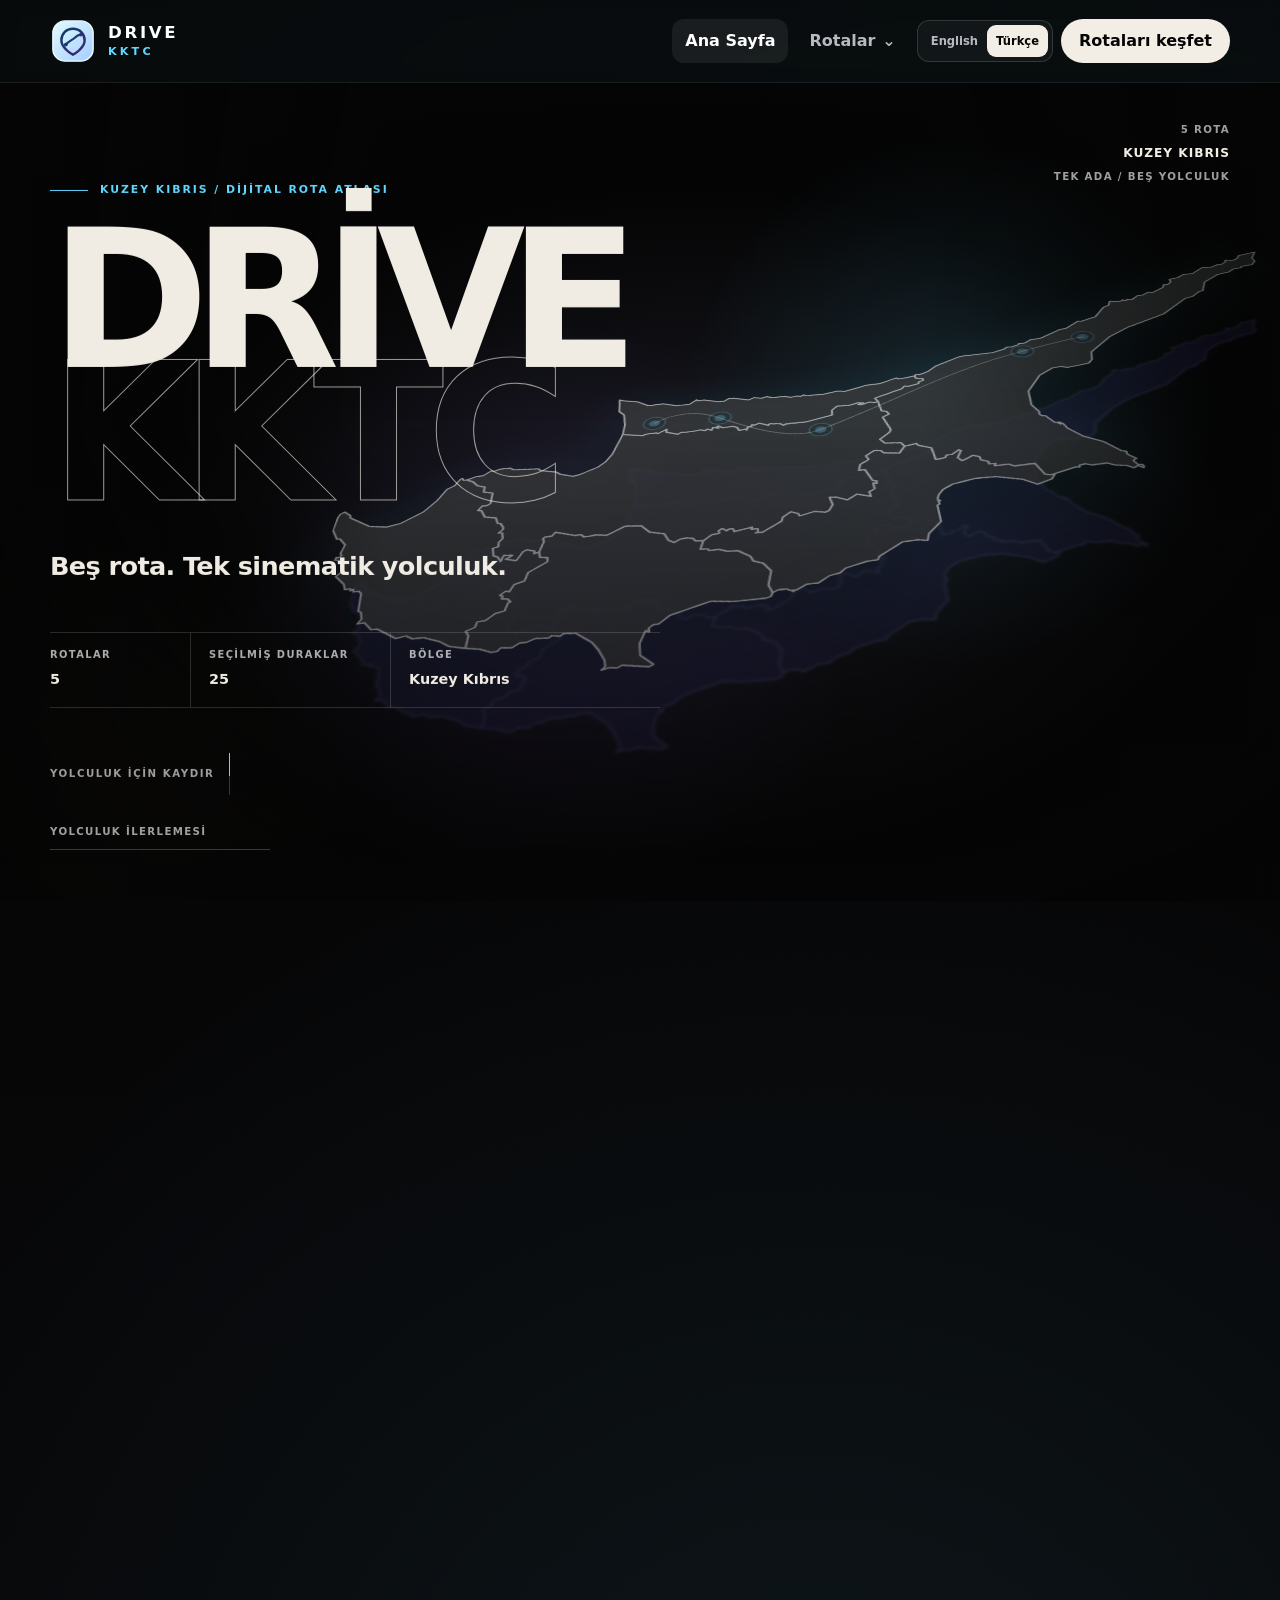
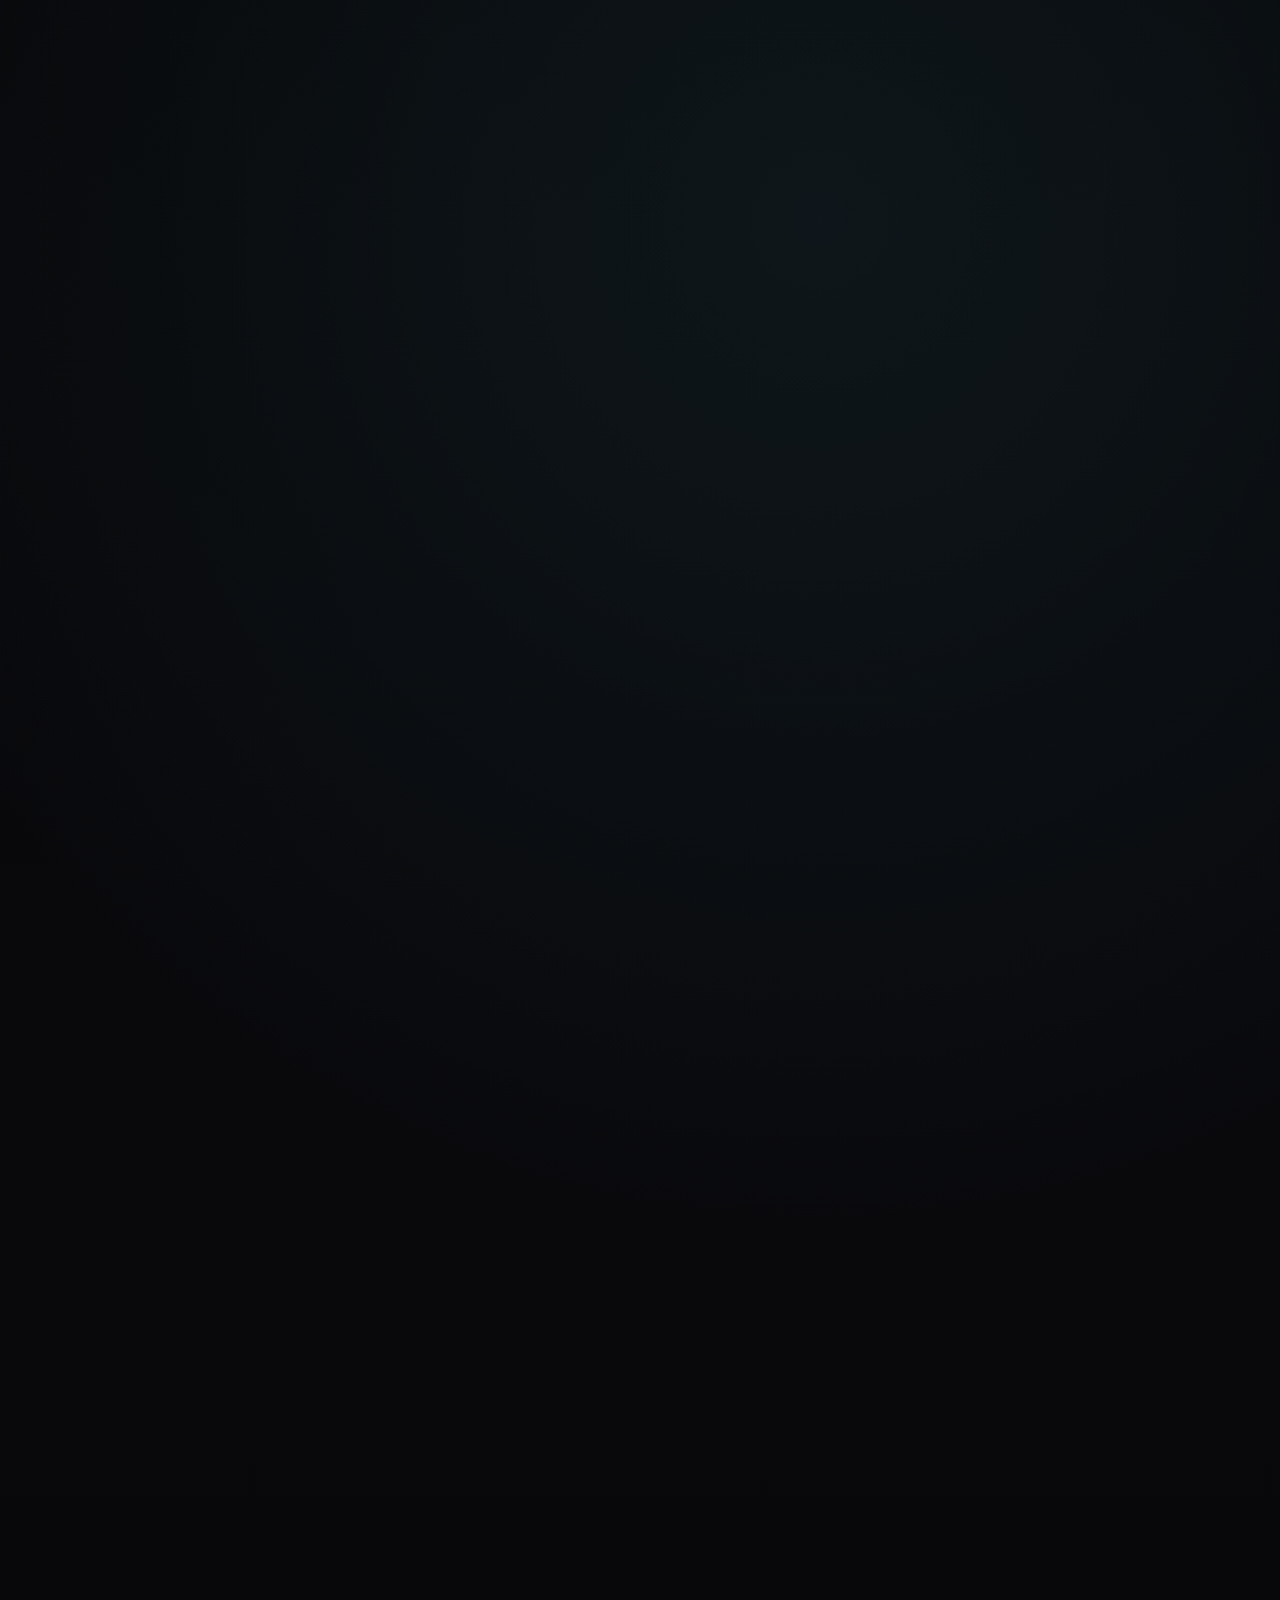
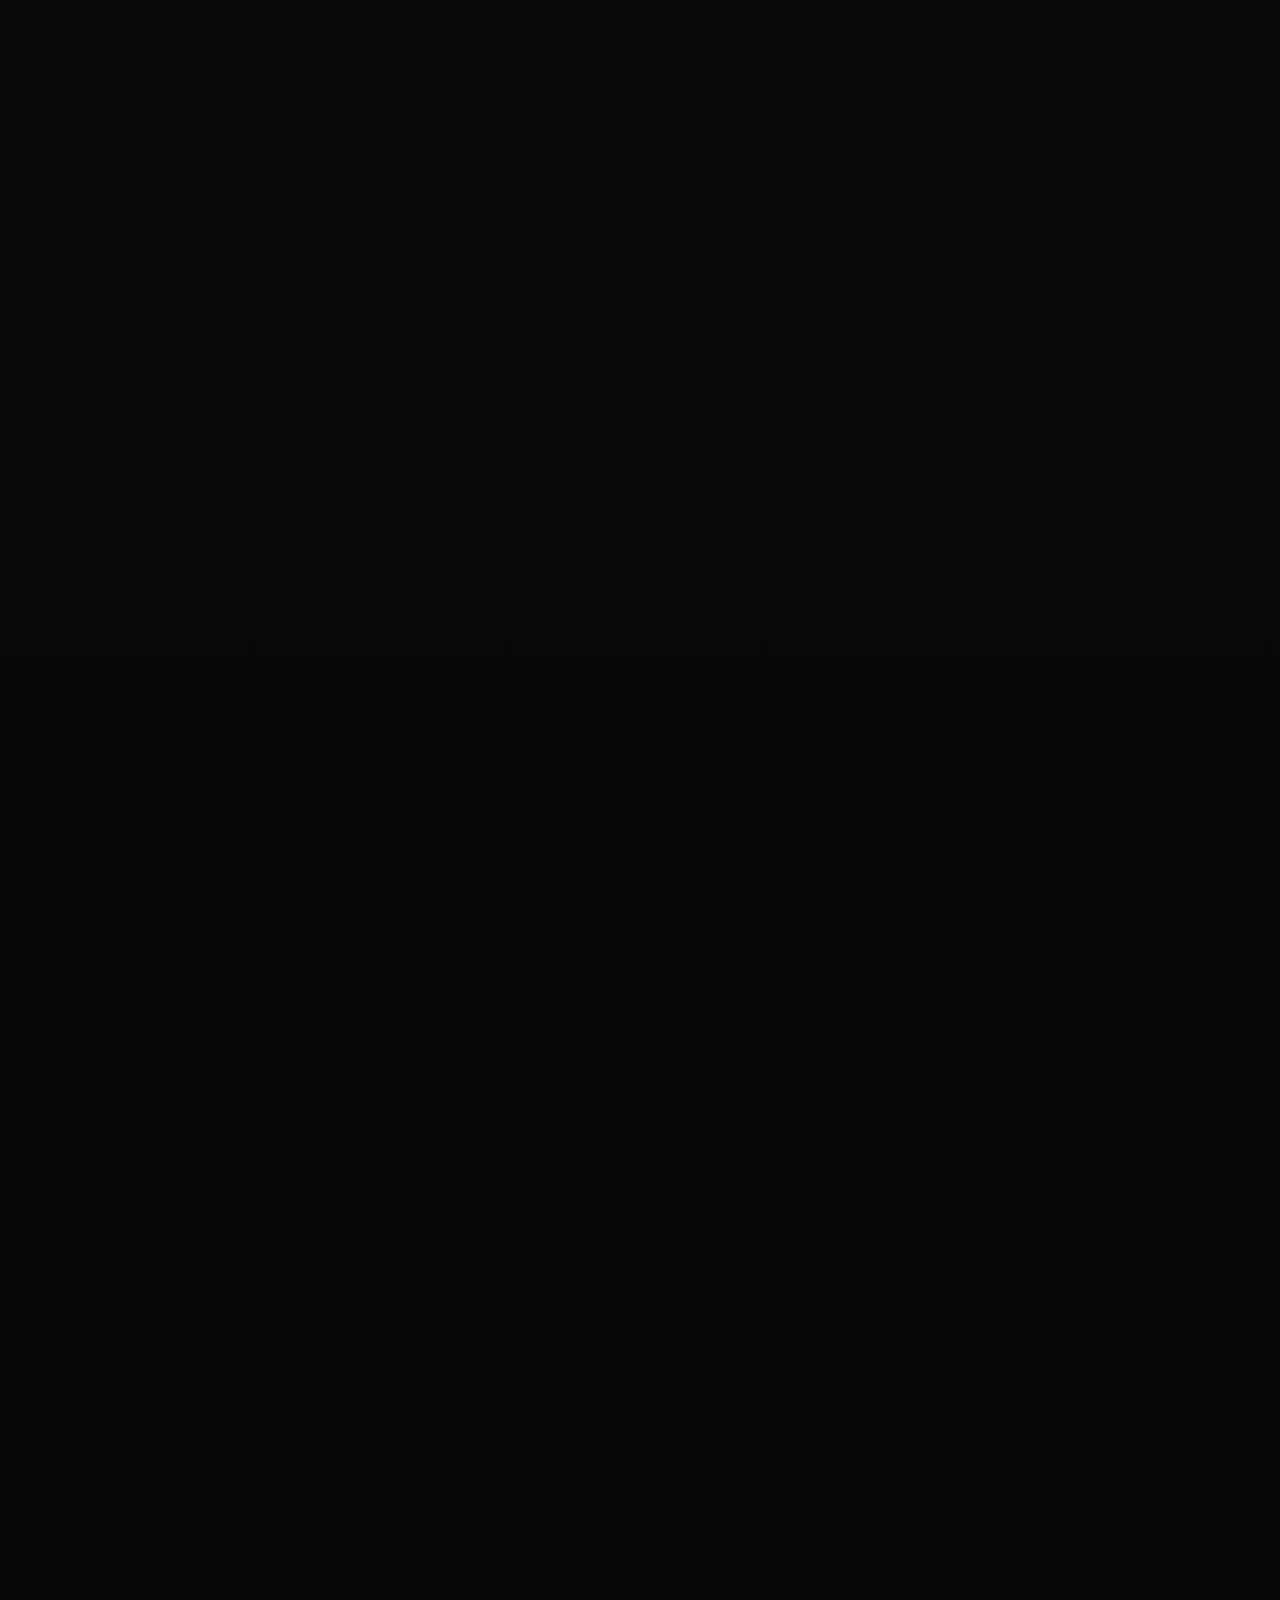
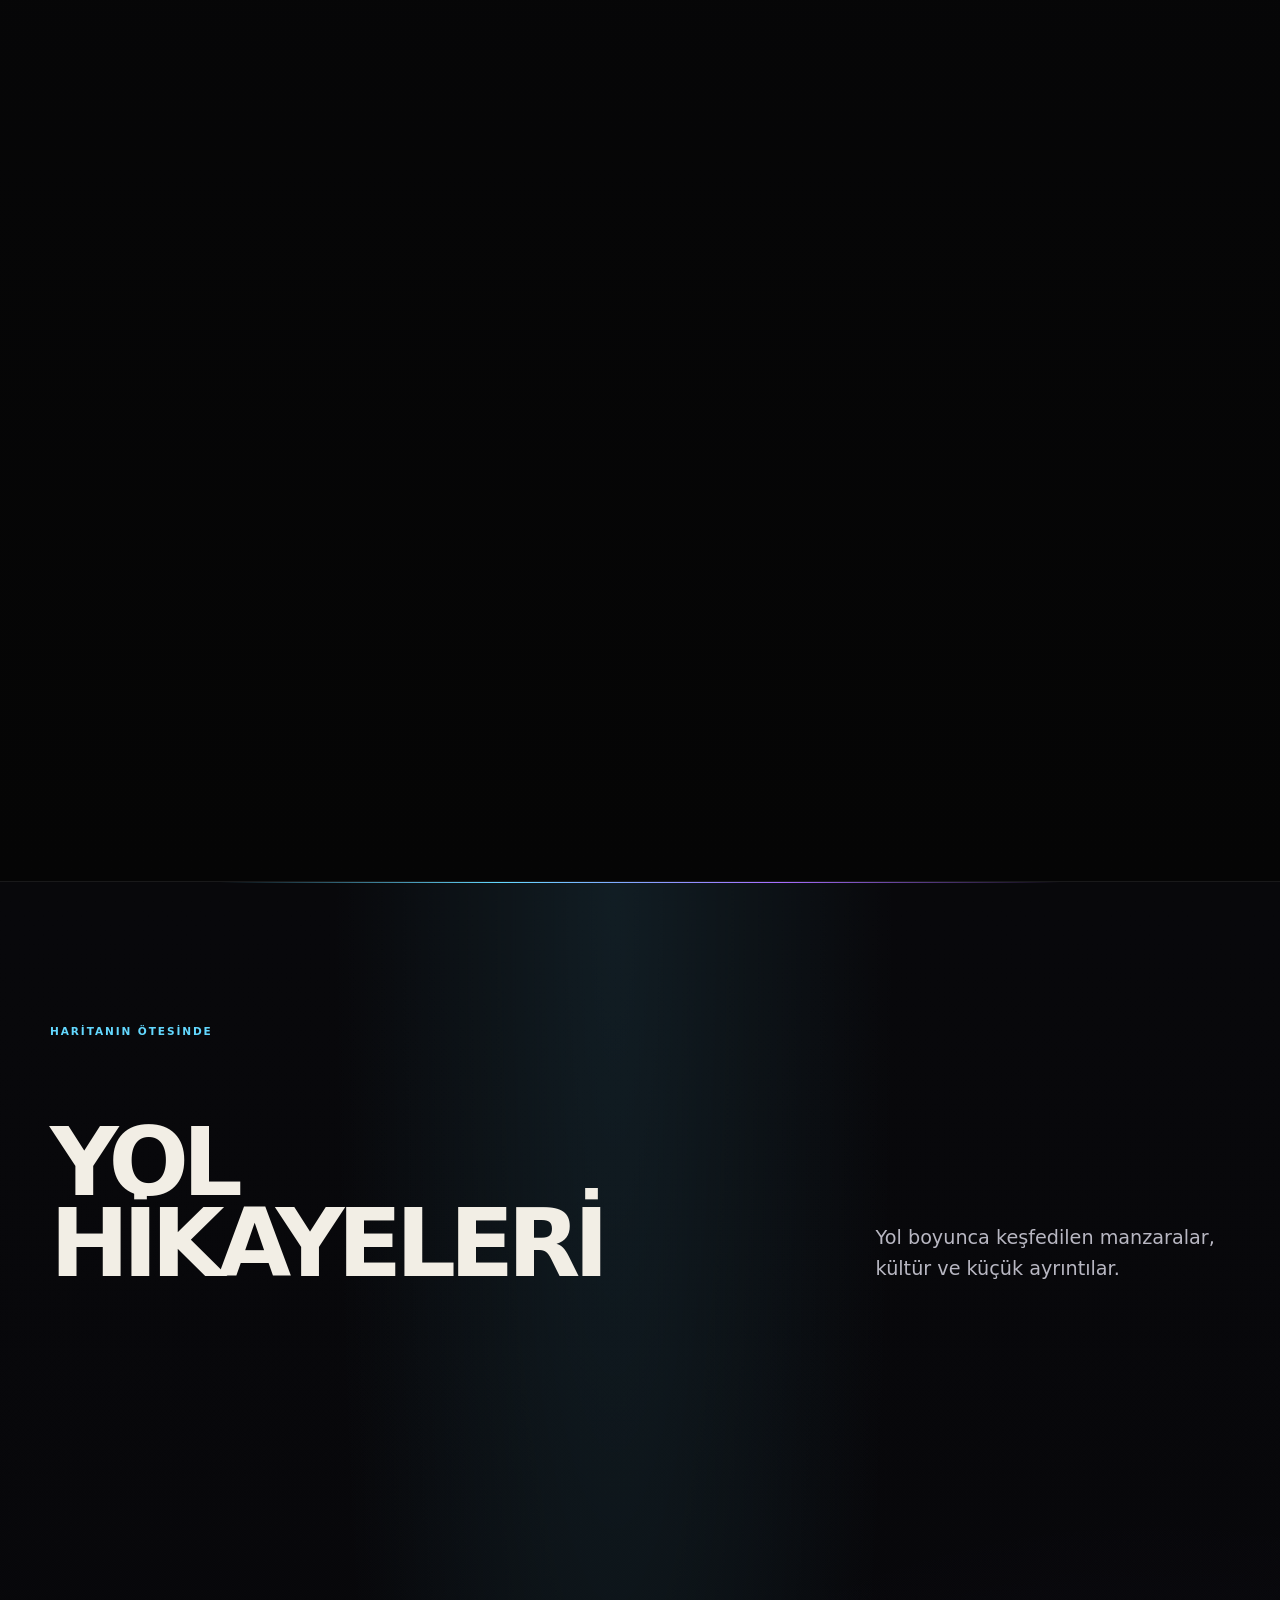
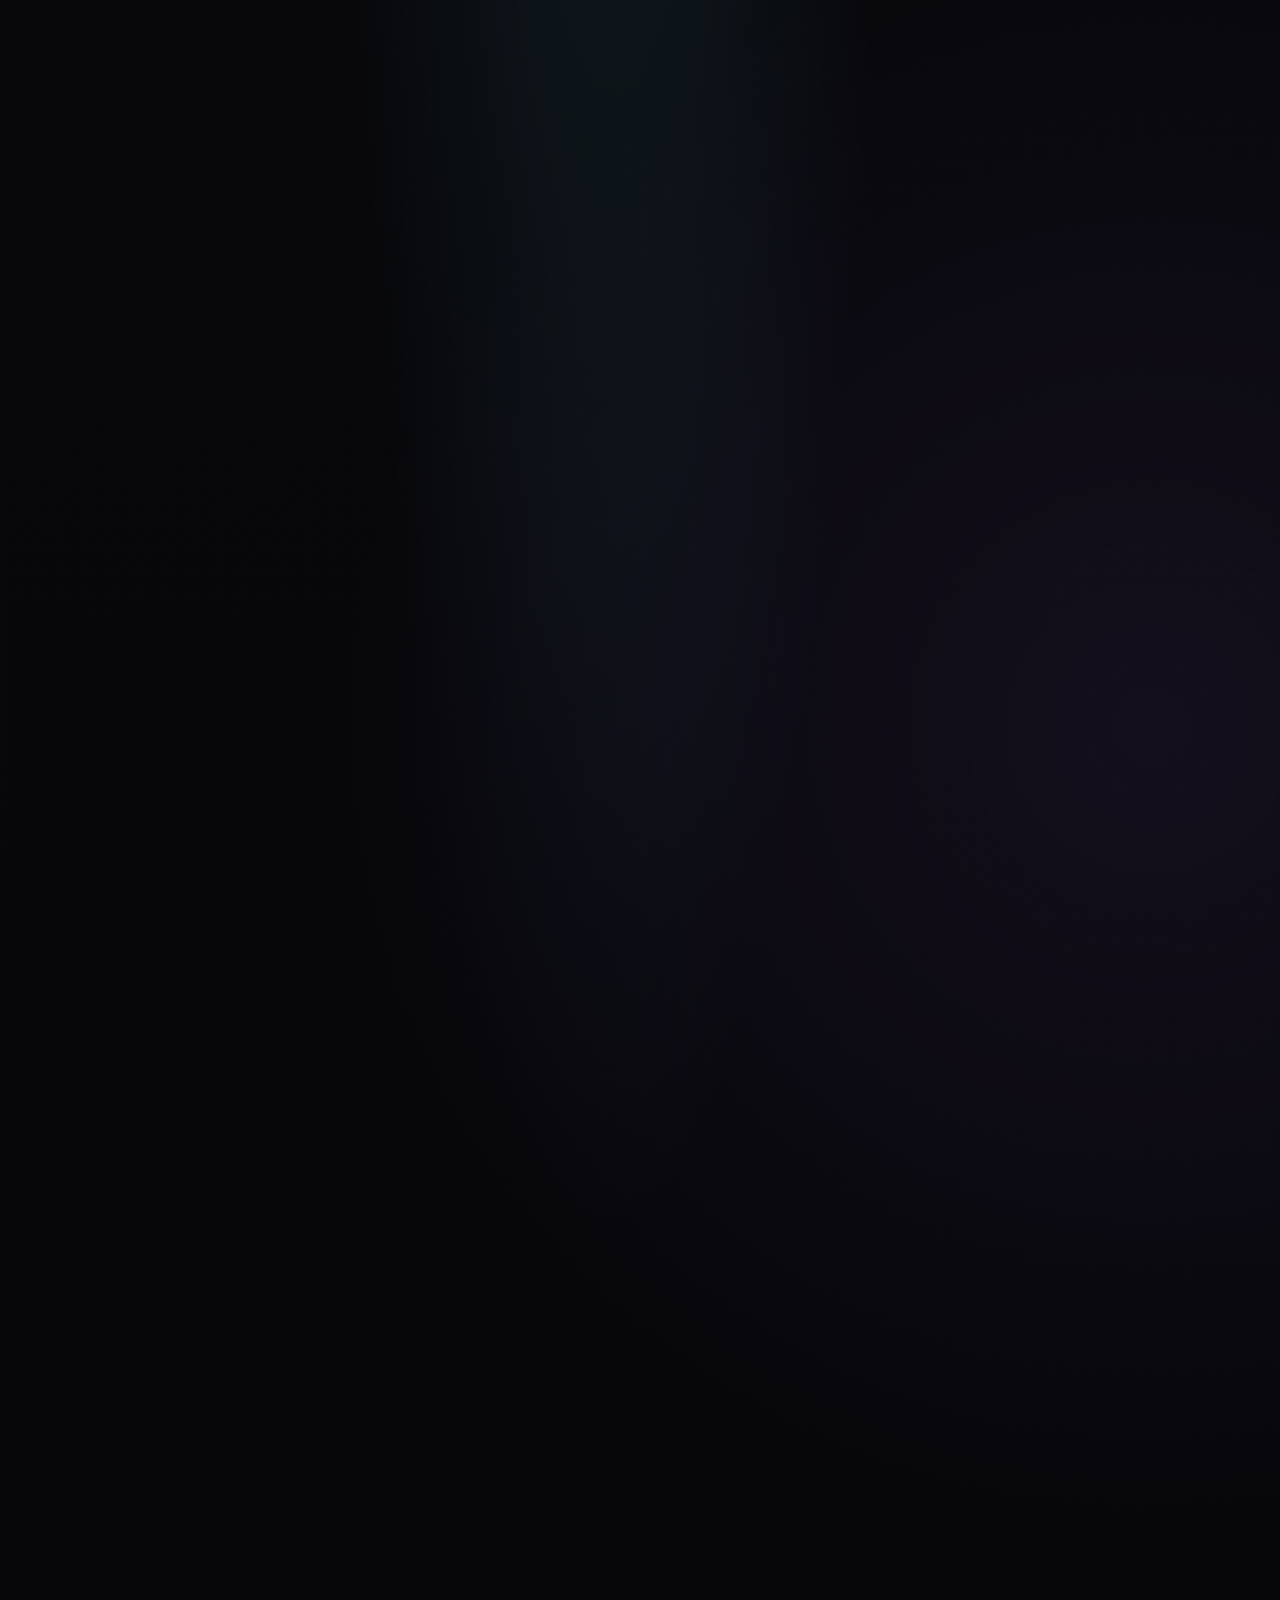
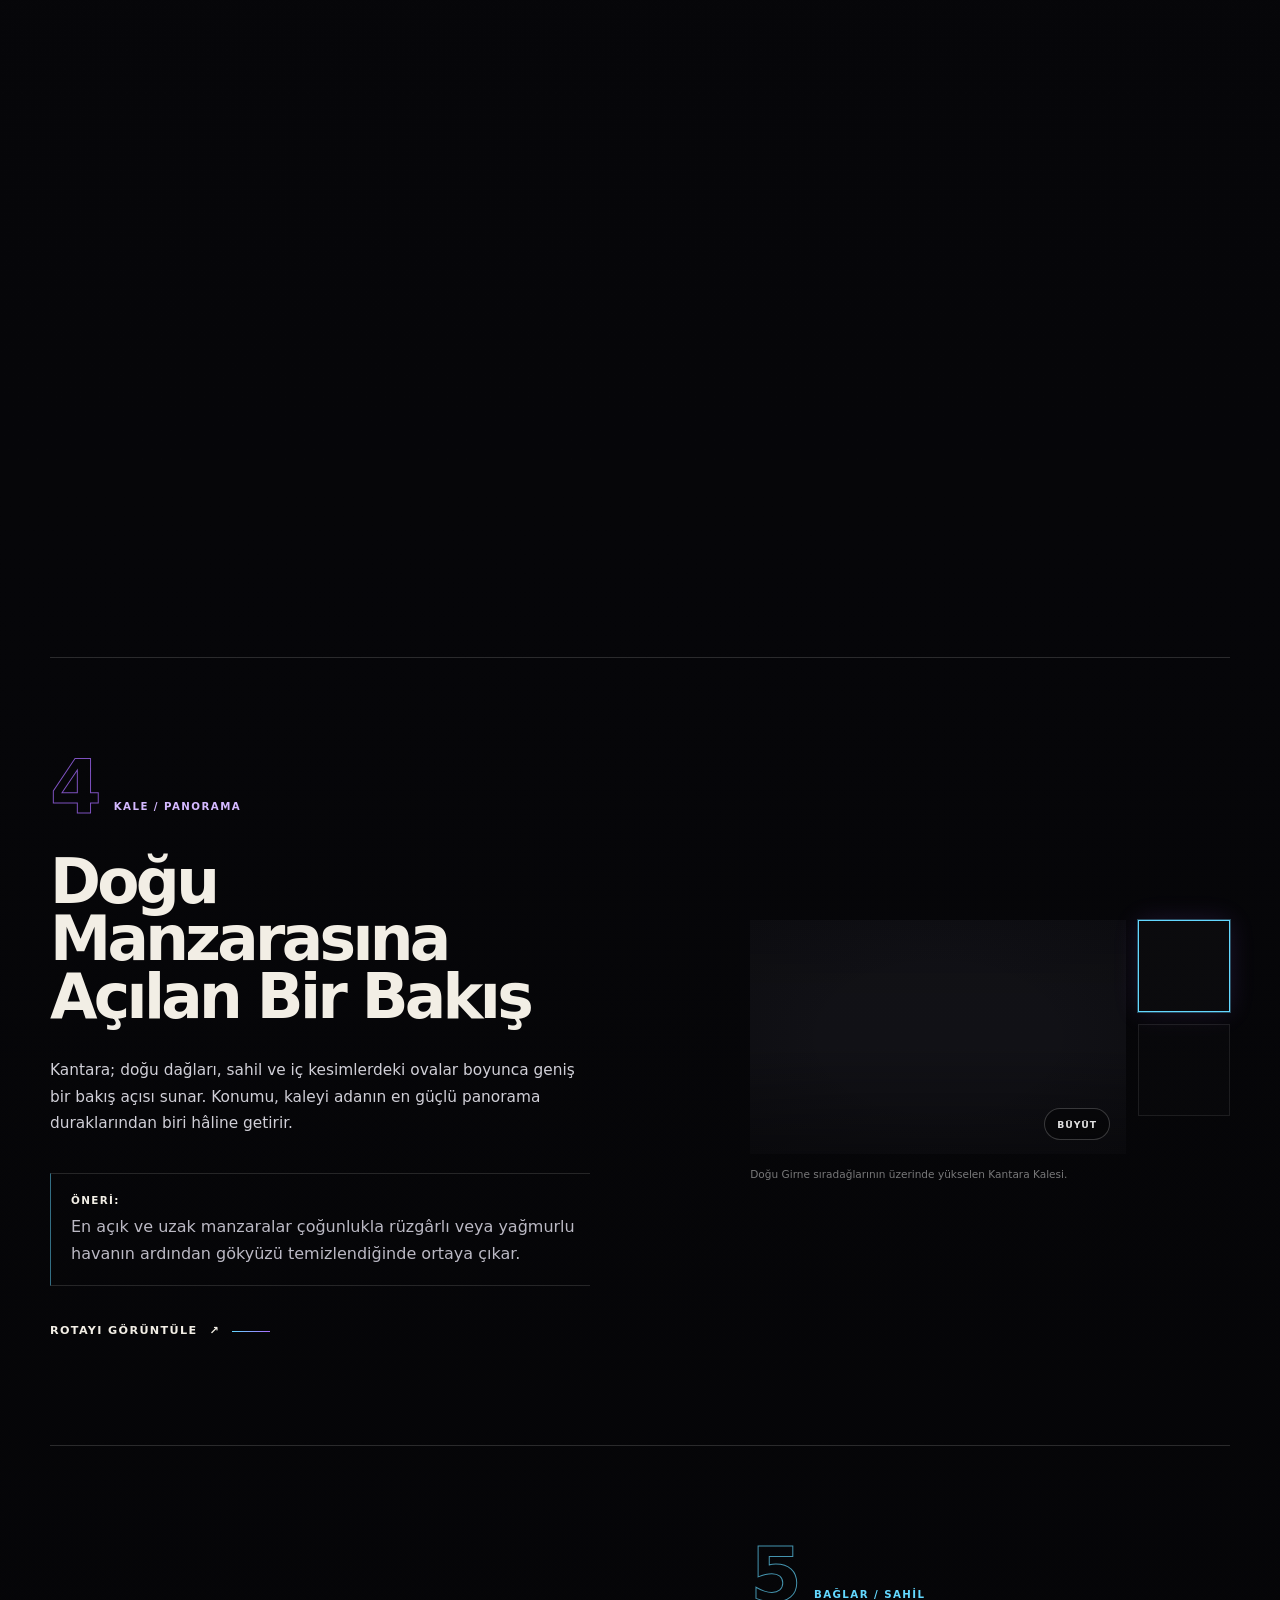
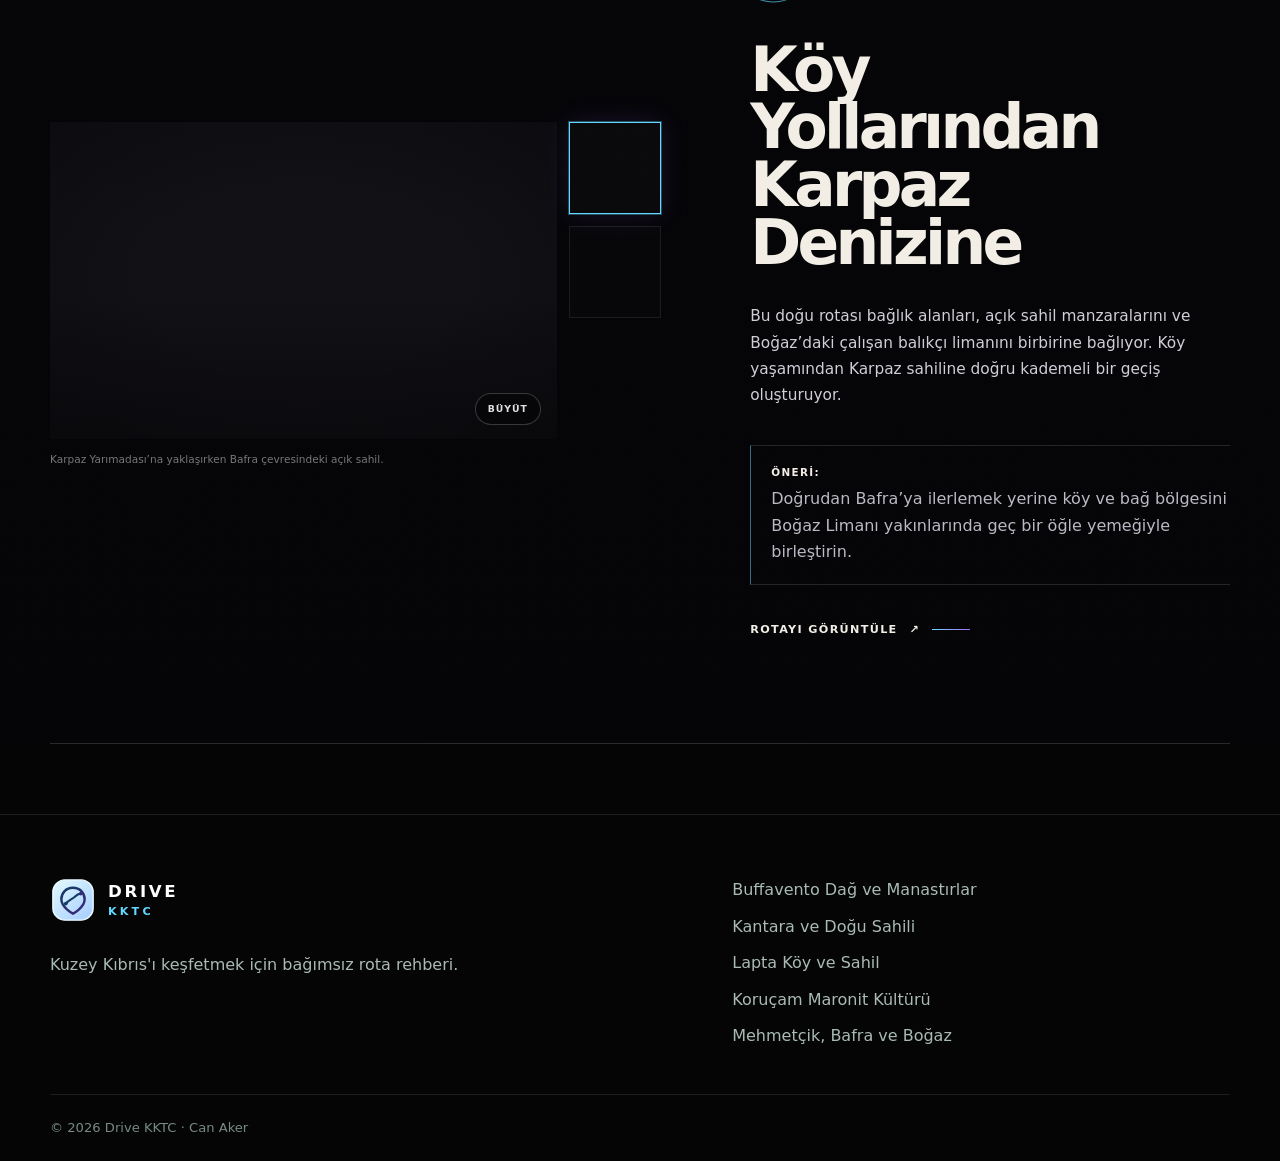
<file: tr/index.html>
<!doctype html>
<html lang="tr">

<head>
    <meta charset="utf-8">

    <meta
        name="viewport"
        content="width=device-width, initial-scale=1"
    >

    <title>Drive KKTC | Kuzey Kıbrıs Gezi Rotaları</title>

    <meta
        name="description"
        content="Kaleler, köyler, sahiller, yerel kültür ve pratik seyahat bilgileri içeren Kuzey Kıbrıs'taki beş özel sürüş rotasını keşfedin."
    >

    <meta name="robots" content="index, follow">

    <link rel="canonical" href="/tr/">
    <link rel="alternate" hreflang="en" href="/en/">
    <link rel="alternate" hreflang="tr" href="/tr/">
    <link rel="alternate" hreflang="x-default" href="/en/">

    <link
        rel="icon"
        type="image/svg+xml"
        href="../favicon.svg"
    >

    <link
        rel="stylesheet"
        href="../css/site.css"
    >

    <script src="../js/components.js" defer></script>
    <script src="../js/site.js" defer></script>
</head>

<body
    class="cinematic-home"
    data-locale="tr"
    data-page="home"
    data-root="../"
>
    <div data-site-header></div>

    <main class="cinematic-main">
        <section
            class="cinematic-story"
            id="routes"
            aria-labelledby="cinematic-title"
            data-cinematic-story
        >
            <div
                class="cinematic-stage"
                data-cinematic-stage
                aria-hidden="true"
            >
                <div class="cinematic-atmosphere"></div>

                <div class="cinematic-photo-stack">
                    <figure
                        class="cinematic-photo cinematic-photo--diagonal"
                        data-cinematic-photo="0"
                    >
                        <img
                            src="../images/routes/korucam-maronite-route.webp"
                            alt=""
                            width="1920"
                            height="1080"
                            loading="eager"
                            decoding="async"
                        >
                    </figure>

                    <figure
                        class="cinematic-photo cinematic-photo--coastal"
                        data-cinematic-photo="1"
                    >
                        <img
                            src="../images/routes/lapta-coastal-walk.webp"
                            alt=""
                            width="1920"
                            height="1080"
                            loading="lazy"
                            decoding="async"
                        >
                    </figure>

                    <figure
                        class="cinematic-photo cinematic-photo--split"
                        data-cinematic-photo="2"
                    >
                        <img
                            src="../images/routes/buffavento-mountain-route.webp"
                            alt=""
                            width="1920"
                            height="1080"
                            loading="lazy"
                            decoding="async"
                        >
                    </figure>

                    <figure
                        class="cinematic-photo cinematic-photo--panel"
                        data-cinematic-photo="3"
                    >
                        <img
                            src="../images/routes/kantara-east-coast.webp"
                            alt=""
                            width="1920"
                            height="1080"
                            loading="lazy"
                            decoding="async"
                        >
                    </figure>

                    <figure
                        class="cinematic-photo cinematic-photo--full"
                        data-cinematic-photo="4"
                    >
                        <img
                            src="../images/routes/mehmetcik-bafra-bogaz.webp"
                            alt=""
                            width="1920"
                            height="1080"
                            loading="lazy"
                            decoding="async"
                        >
                    </figure>
                </div>

                <div
                    class="cinematic-map-camera"
                    data-cinematic-map
                >
                    <div class="cinematic-map-object">
                        <img
                            class="cinematic-map-depth"
                            src="../images/cyprus-outline.svg"
                            alt=""
                            width="607"
                            height="390"
                        >

                        <div class="cinematic-map-surface">
                            <img
                                class="cinematic-map-image"
                                src="../images/cyprus-outline.svg"
                                alt=""
                                width="607"
                                height="390"
                            >

                            <svg
                                class="cinematic-route-overlay"
                                viewBox="0 110 607 390"
                                preserveAspectRatio="xMidYMid meet"
                                xmlns="http://www.w3.org/2000/svg"
                            >
                                <defs>
                                    <linearGradient
                                        id="cinematicRouteGradient"
                                        x1="194"
                                        y1="190"
                                        x2="472"
                                        y2="147"
                                        gradientUnits="userSpaceOnUse"
                                    >
                                        <stop
                                            offset="0"
                                            stop-color="#f0b35b"
                                        />

                                        <stop
                                            offset="0.46"
                                            stop-color="#a76cff"
                                        />

                                        <stop
                                            offset="1"
                                            stop-color="#63d8ff"
                                        />
                                    </linearGradient>

                                    <filter
                                        id="cinematicRouteGlow"
                                        x="-50%"
                                        y="-50%"
                                        width="200%"
                                        height="200%"
                                    >
                                        <feGaussianBlur
                                            stdDeviation="5"
                                            result="blur"
                                        />

                                        <feMerge>
                                            <feMergeNode in="blur" />
                                            <feMergeNode in="SourceGraphic" />
                                        </feMerge>
                                    </filter>
                                </defs>

                                <g
                                    class="cinematic-route-layer"
                                    transform="translate(0, 75)"
                                >
                                    <path
                                        class="cinematic-route-line cinematic-route-line--base"
                                        d="
                                            M194 190
                                            C207 180 223 181 236 193
                                            C253 207 279 229 298 220
                                            C342 200 385 167 432 156
                                            C446 152 459 148 472 147
                                        "
                                    />

                                    <path
                                        class="cinematic-route-line cinematic-route-line--glow"
                                        pathLength="1"
                                        data-cinematic-route-glow
                                        d="
                                            M194 190
                                            C207 180 223 181 236 193
                                            C253 207 279 229 298 220
                                            C342 200 385 167 432 156
                                            C446 152 459 148 472 147
                                        "
                                    />

                                    <path
                                        class="cinematic-route-line cinematic-route-line--progress"
                                        pathLength="1"
                                        data-cinematic-route-line
                                        d="
                                            M194 190
                                            C207 180 223 181 236 193
                                            C253 207 279 229 298 220
                                            C342 200 385 167 432 156
                                            C446 152 459 148 472 147
                                        "
                                    />

                                    <g
                                        class="cinematic-map-point"
                                        data-cinematic-point="0"
                                    >
                                        <circle
                                            class="cinematic-map-point__pulse"
                                            cx="194"
                                            cy="190"
                                            r="8"
                                        />

                                        <circle
                                            class="cinematic-map-point__ring"
                                            cx="194"
                                            cy="190"
                                            r="7"
                                        />

                                        <circle
                                            class="cinematic-map-point__core"
                                            cx="194"
                                            cy="190"
                                            r="3.5"
                                        />

                                        <g class="cinematic-map-label">
                                            <line
                                                x1="194"
                                                y1="181"
                                                x2="172"
                                                y2="164"
                                            />

                                            <text
                                                x="168"
                                                y="159"
                                                text-anchor="end"
                                            >
                                                KORUÇAM
                                            </text>
                                        </g>
                                    </g>

                                    <g
                                        class="cinematic-map-point"
                                        data-cinematic-point="1"
                                    >
                                        <circle
                                            class="cinematic-map-point__pulse"
                                            cx="236"
                                            cy="193"
                                            r="8"
                                        />

                                        <circle
                                            class="cinematic-map-point__ring"
                                            cx="236"
                                            cy="193"
                                            r="7"
                                        />

                                        <circle
                                            class="cinematic-map-point__core"
                                            cx="236"
                                            cy="193"
                                            r="3.5"
                                        />

                                        <g class="cinematic-map-label">
                                            <line
                                                x1="236"
                                                y1="184"
                                                x2="238"
                                                y2="159"
                                            />

                                            <text
                                                x="238"
                                                y="153"
                                                text-anchor="middle"
                                            >
                                                LAPTA
                                            </text>
                                        </g>
                                    </g>

                                    <g
                                        class="cinematic-map-point"
                                        data-cinematic-point="2"
                                    >
                                        <circle
                                            class="cinematic-map-point__pulse"
                                            cx="298"
                                            cy="220"
                                            r="8"
                                        />

                                        <circle
                                            class="cinematic-map-point__ring"
                                            cx="298"
                                            cy="220"
                                            r="7"
                                        />

                                        <circle
                                            class="cinematic-map-point__core"
                                            cx="298"
                                            cy="220"
                                            r="3.5"
                                        />

                                        <g class="cinematic-map-label">
                                            <line
                                                x1="298"
                                                y1="211"
                                                x2="312"
                                                y2="187"
                                            />

                                            <text x="316" y="181">
                                                BUFFAVENTO
                                            </text>
                                        </g>
                                    </g>

                                    <g
                                        class="cinematic-map-point"
                                        data-cinematic-point="3"
                                    >
                                        <circle
                                            class="cinematic-map-point__pulse"
                                            cx="432"
                                            cy="156"
                                            r="8"
                                        />

                                        <circle
                                            class="cinematic-map-point__ring"
                                            cx="432"
                                            cy="156"
                                            r="7"
                                        />

                                        <circle
                                            class="cinematic-map-point__core"
                                            cx="432"
                                            cy="156"
                                            r="3.5"
                                        />

                                        <g class="cinematic-map-label">
                                            <line
                                                x1="432"
                                                y1="147"
                                                x2="420"
                                                y2="126"
                                            />

                                            <text
                                                x="416"
                                                y="121"
                                                text-anchor="end"
                                            >
                                                KANTARA
                                            </text>
                                        </g>
                                    </g>

                                    <g
                                        class="cinematic-map-point"
                                        data-cinematic-point="4"
                                    >
                                        <circle
                                            class="cinematic-map-point__pulse"
                                            cx="472"
                                            cy="147"
                                            r="8"
                                        />

                                        <circle
                                            class="cinematic-map-point__ring"
                                            cx="472"
                                            cy="147"
                                            r="7"
                                        />

                                        <circle
                                            class="cinematic-map-point__core"
                                            cx="472"
                                            cy="147"
                                            r="3.5"
                                        />

                                        <g class="cinematic-map-label">
                                            <line
                                                x1="472"
                                                y1="138"
                                                x2="490"
                                                y2="119"
                                            />

                                            <text x="494" y="114">
                                                MEHMETÇİK
                                            </text>
                                        </g>
                                    </g>
                                </g>
                            </svg>
                        </div>
                    </div>
                </div>

                <div class="cinematic-stage-hud">
                    <span data-cinematic-hud-number>
                        5 rota
                    </span>

                    <strong data-cinematic-hud-region>
                        Kuzey Kıbrıs
                    </strong>

                    <span data-cinematic-hud-coordinates>
                        Tek ada / Beş yolculuk
                    </span>
                </div>

                <div class="cinematic-story-meter">
                    <span>Yolculuk ilerlemesi</span>

                    <div>
                        <i></i>
                    </div>
                </div>
            </div>

            <div
                class="cinematic-track"
                data-cinematic-track
            >
                <header
                    class="cinematic-chapter cinematic-intro"
                    data-cinematic-scene="0"
                >
                    <div class="container cinematic-chapter__inner">
                        <div class="cinematic-intro-copy">
                            <p class="cinematic-kicker">
                                Kuzey Kıbrıs / Dijital rota atlası
                            </p>

                            <h1 id="cinematic-title">
                                <span>Drive</span>

                                <span class="cinematic-title-outline">
                                    KKTC
                                </span>
                            </h1>

                            <p class="cinematic-intro-line">
                                Beş rota. Tek sinematik yolculuk.
                            </p>

                            <dl class="cinematic-intro-facts">
                                <div>
                                    <dt>Rotalar</dt>
                                    <dd>5</dd>
                                </div>

                                <div>
                                    <dt>Seçilmiş duraklar</dt>
                                    <dd>25</dd>
                                </div>

                                <div>
                                    <dt>Bölge</dt>
                                    <dd>Kuzey Kıbrıs</dd>
                                </div>
                            </dl>

                            <a
                                class="cinematic-scroll-cue"
                                href="#route-1"
                            >
                                <span>Yolculuk için kaydır</span>
                                <i aria-hidden="true"></i>
                            </a>
                        </div>
                    </div>
                </header>

                <article
                    class="cinematic-chapter cinematic-route-scene cinematic-route-scene--korucam"
                    id="route-1"
                    data-cinematic-scene="1"
                    data-cinematic-route="0"
                >
                    <div class="container cinematic-chapter__inner">
                        <div class="cinematic-route-copy">
                            <div class="cinematic-route-heading">
                                <span class="cinematic-route-number">
                                    1
                                </span>

                                <p>
                                    <span>Maronit kültürü</span>
                                    Batı sahili / Maronit köyü
                                </p>
                            </div>

                            <h2>
                                Koruçam Maronit Kültürü ve Burun
                            </h2>

                            <p class="cinematic-route-description">
                                Kendine özgü Maronit kültürünü, dini mirası,
                                geleneksel yemekleri ve adanın uzak batı
                                sahilini keşfedin.
                            </p>

                            <dl class="cinematic-route-meta">
                                <div>
                                    <dt>Duraklar</dt>
                                    <dd>5</dd>
                                </div>

                                <div>
                                    <dt>Tür</dt>
                                    <dd>Kültür rotası</dd>
                                </div>

                                <div>
                                    <dt>Zorluk</dt>
                                    <dd>Kolay</dd>
                                </div>
                            </dl>

                            <a
                                class="cinematic-route-link"
                                href="./rotalar/korucam-maronit-kultur-rotasi/index.html"
                            >
                                Rotayı görüntüle
                                <span aria-hidden="true">↗</span>
                            </a>

                            <p class="cinematic-photo-credit">
                                Fotoğraf:

                                <a
                                    href="https://commons.wikimedia.org/wiki/File:Kormakitis_general.jpg"
                                    target="_blank"
                                    rel="license noopener noreferrer"
                                >
                                    muffinn / CC BY 2.0 · kırpılmış
                                </a>
                            </p>
                        </div>

                        <figure class="cinematic-route-media">
                            <img
                                src="../images/routes/korucam-maronite-route.webp"
                                alt="Kilisesi, beyaz evleri ve kurak sahil tepeleriyle Koruçam köyü"
                                width="1920"
                                height="1080"
                                loading="lazy"
                                decoding="async"
                            >
                        </figure>
                    </div>
                </article>

                <article
                    class="cinematic-chapter cinematic-route-scene cinematic-route-scene--lapta"
                    id="route-2"
                    data-cinematic-scene="2"
                    data-cinematic-route="1"
                >
                    <div class="container cinematic-chapter__inner">
                        <div class="cinematic-route-copy">
                            <div class="cinematic-route-heading">
                                <span class="cinematic-route-number">
                                    2
                                </span>

                                <p>
                                    <span>Köy ve sahil</span>
                                    Girne batısı / Sahil rotası
                                </p>
                            </div>

                            <h2>
                                Lapta Köyü ve Sahil Yürüyüşü
                            </h2>

                            <p class="cinematic-route-description">
                                Tarihi yukarı köyü, geleneksel su kaynaklarını
                                ve Girne’nin batısındaki uzun sahil yürüyüş
                                yolunu bir araya getirin.
                            </p>

                            <dl class="cinematic-route-meta">
                                <div>
                                    <dt>Duraklar</dt>
                                    <dd>5</dd>
                                </div>

                                <div>
                                    <dt>Tür</dt>
                                    <dd>Köy yürüyüşü</dd>
                                </div>

                                <div>
                                    <dt>Zorluk</dt>
                                    <dd>Kolay</dd>
                                </div>
                            </dl>

                            <a
                                class="cinematic-route-link"
                                href="./rotalar/lapta-koy-ve-sahil-rotasi/index.html"
                            >
                                Rotayı görüntüle
                                <span aria-hidden="true">↗</span>
                            </a>

                            <p class="cinematic-photo-credit">
                                Fotoğraf:

                                <a
                                    href="https://commons.wikimedia.org/wiki/File:Lapta_coastal_walkway_bridge.jpg"
                                    target="_blank"
                                    rel="license noopener noreferrer"
                                >
                                    Seksen iki yüz kırk beş /
                                    CC BY-SA 4.0 · kırpılmış
                                </a>
                            </p>
                        </div>

                        <figure class="cinematic-route-media">
                            <img
                                src="../images/routes/lapta-coastal-walk.webp"
                                alt="Akşam saatlerinde denizin üzerine uzanan Lapta sahil yürüyüş yolu"
                                width="1920"
                                height="1080"
                                loading="lazy"
                                decoding="async"
                            >
                        </figure>
                    </div>
                </article>

                <article
                    class="cinematic-chapter cinematic-route-scene cinematic-route-scene--buffavento"
                    id="route-3"
                    data-cinematic-scene="3"
                    data-cinematic-route="2"
                >
                    <div class="container cinematic-chapter__inner">
                        <p
                            class="cinematic-route-ghost"
                            aria-hidden="true"
                        >
                            Dağ rotası
                        </p>

                        <div class="cinematic-route-copy">
                            <div class="cinematic-route-heading">
                                <span class="cinematic-route-number">
                                    3
                                </span>

                                <p>
                                    <span>Dağlar ve tarih</span>
                                    Girne dağları / Dağ rotası
                                </p>
                            </div>

                            <h2>
                                Buffavento Dağ Rotası ve Unutulmuş Manastırlar
                            </h2>

                            <p class="cinematic-route-description">
                                Buffavento Kalesi’nden orman manzaralarına ve
                                kuzey sahilinin üzerinde saklı tarihi dini
                                yapılara uzanan etkileyici bir dağ rotasını
                                takip edin.
                            </p>

                            <dl class="cinematic-route-meta">
                                <div>
                                    <dt>Duraklar</dt>
                                    <dd>5</dd>
                                </div>

                                <div>
                                    <dt>Tür</dt>
                                    <dd>Dağ rotası</dd>
                                </div>

                                <div>
                                    <dt>Zorluk</dt>
                                    <dd>Zorlu</dd>
                                </div>
                            </dl>

                            <a
                                class="cinematic-route-link"
                                href="./rotalar/buffavento-dag-ve-manastir-rotasi/index.html"
                            >
                                Rotayı görüntüle
                                <span aria-hidden="true">↗</span>
                            </a>

                            <p class="cinematic-photo-credit">
                                Fotoğraf:

                                <a
                                    href="https://commons.wikimedia.org/wiki/File:Voufavento_castle.jpg"
                                    target="_blank"
                                    rel="license noopener noreferrer"
                                >
                                    Dickelbers / CC BY-SA 3.0 · kırpılmış
                                </a>
                            </p>
                        </div>

                        <figure class="cinematic-route-media">
                            <img
                                src="../images/routes/buffavento-mountain-route.webp"
                                alt="Engebeli dağ yamacının üzerinde yükselen Buffavento Kalesi duvarları"
                                width="1920"
                                height="1080"
                                loading="lazy"
                                decoding="async"
                            >
                        </figure>
                    </div>
                </article>

                <article
                    class="cinematic-chapter cinematic-route-scene cinematic-route-scene--kantara"
                    id="route-4"
                    data-cinematic-scene="4"
                    data-cinematic-route="3"
                >
                    <div class="container cinematic-chapter__inner">
                        <div class="cinematic-route-copy">
                            <div class="cinematic-route-heading">
                                <span class="cinematic-route-number">
                                    4
                                </span>

                                <p>
                                    <span>Kale ve panorama</span>
                                    Doğu dağları / Manzara rotası
                                </p>
                            </div>

                            <h2>
                                Kantara Kalesi ve Doğu Sahili Panoraması
                            </h2>

                            <p class="cinematic-route-description">
                                Adanın doğusundaki yüksek manzara noktalarından
                                ormanlara, kırsal yerleşimlere ve sakin sahil
                                bölgelerine doğru yolculuk yapın.
                            </p>

                            <dl class="cinematic-route-meta">
                                <div>
                                    <dt>Duraklar</dt>
                                    <dd>5</dd>
                                </div>

                                <div>
                                    <dt>Tür</dt>
                                    <dd>Manzara sürüşü</dd>
                                </div>

                                <div>
                                    <dt>Zorluk</dt>
                                    <dd>Orta</dd>
                                </div>
                            </dl>

                            <a
                                class="cinematic-route-link"
                                href="./rotalar/kantara-dogu-sahili-rotasi/index.html"
                            >
                                Rotayı görüntüle
                                <span aria-hidden="true">↗</span>
                            </a>

                            <p class="cinematic-photo-credit">
                                Fotoğraf:

                                <a
                                    href="https://commons.wikimedia.org/wiki/File:Castle_of_Kantara.jpg"
                                    target="_blank"
                                    rel="license noopener noreferrer"
                                >
                                    George Groutas / CC BY 2.0 · kırpılmış
                                </a>
                            </p>
                        </div>

                        <figure class="cinematic-route-media">
                            <img
                                src="../images/routes/kantara-east-coast.webp"
                                alt="Etkileyici gökyüzünün altında kayalık sırtta bulunan Kantara Kalesi duvarları"
                                width="1920"
                                height="1080"
                                loading="lazy"
                                decoding="async"
                            >
                        </figure>
                    </div>
                </article>

                <article
                    class="cinematic-chapter cinematic-route-scene cinematic-route-scene--mehmetcik"
                    id="route-5"
                    data-cinematic-scene="5"
                    data-cinematic-route="4"
                >
                    <div class="container cinematic-chapter__inner">
                        <div class="cinematic-route-copy">
                            <div class="cinematic-route-heading">
                                <span class="cinematic-route-number">
                                    5
                                </span>

                                <p>
                                    <span>Bağlar ve sahil</span>
                                    Karpaz geçidi / Sahil sürüşü
                                </p>
                            </div>

                            <h2>
                                Mehmetçik, Bafra ve Boğaz
                            </h2>

                            <p class="cinematic-route-description">
                                Bafra sahiline ve Boğaz’daki balıkçı limanına
                                ilerlemeden önce köy yaşamını ve bağ
                                manzaralarını deneyimleyin.
                            </p>

                            <dl class="cinematic-route-meta">
                                <div>
                                    <dt>Duraklar</dt>
                                    <dd>5</dd>
                                </div>

                                <div>
                                    <dt>Tür</dt>
                                    <dd>Sahil sürüşü</dd>
                                </div>

                                <div>
                                    <dt>Zorluk</dt>
                                    <dd>Orta</dd>
                                </div>
                            </dl>

                            <a
                                class="cinematic-route-link"
                                href="./rotalar/mehmetcik-bafra-bogaz-rotasi/index.html"
                            >
                                Rotayı görüntüle
                                <span aria-hidden="true">↗</span>
                            </a>

                            <p class="cinematic-photo-credit">
                                Fotoğraf:

                                <a
                                    href="https://commons.wikimedia.org/wiki/File:Bafra_beach_North_Cyprus.jpg"
                                    target="_blank"
                                    rel="license noopener noreferrer"
                                >
                                    Seksen iki yüz kırk beş /
                                    CC0 · kırpılmış
                                </a>
                            </p>
                        </div>

                        <figure class="cinematic-route-media">
                            <img
                                src="../images/routes/mehmetcik-bafra-bogaz.webp"
                                alt="Doğu sahiline doğru uzanan açık Bafra kıyısı"
                                width="1920"
                                height="1080"
                                loading="lazy"
                                decoding="async"
                            >
                        </figure>
                    </div>
                </article>

                <section
                    class="cinematic-chapter cinematic-finale"
                    id="journey-complete"
                    data-cinematic-scene="6"
                    data-cinematic-final
                >
                    <div class="container cinematic-chapter__inner">
                        <div class="cinematic-finale-copy">
                            <p class="cinematic-kicker">
                                Yolculuk tamamlandı
                            </p>

                            <h2>
                                <span>Kuzey Kıbrıs</span>
                                keşfedilmeye hazır.
                            </h2>

                            <dl class="cinematic-finale-facts">
                                <div>
                                    <dt>Rotalar</dt>
                                    <dd>5</dd>
                                </div>

                                <div>
                                    <dt>Duraklar</dt>
                                    <dd>25</dd>
                                </div>

                                <div>
                                    <dt>Ada</dt>
                                    <dd>Bir</dd>
                                </div>
                            </dl>

                            <a
                                class="cinematic-route-link cinematic-finale-link"
                                href="#route-1"
                            >
                                Beş rotayı keşfet
                                <span aria-hidden="true">↑</span>
                            </a>
                        </div>
                    </div>
                </section>
            </div>
        </section>

        <section
            class="field-stories"
            id="field-stories"
            aria-labelledby="field-stories-title"
            data-field-stories
        >
            <div class="container">
                <header class="field-stories__heading">
                    <p class="field-stories__eyebrow">
                        Haritanın ötesinde
                    </p>

                    <h2 id="field-stories-title">
                        YOL HİKAYELERİ
                    </h2>

                    <p>
                        Yol boyunca keşfedilen manzaralar, kültür ve küçük
                        ayrıntılar.
                    </p>
                </header>

                <div class="field-stories__list">
                    <article
                        class="field-story"
                        data-field-story
                        data-field-gallery
                    >
                        <div class="field-story__gallery">
                            <button
                                class="field-story__main-image"
                                type="button"
                                data-gallery-main
                                data-lightbox-open
                            >
                                <img
                                    src="../images/routes/korucam-maronite-route.webp"
                                    alt="Kilisesi, beyaz evleri ve kurak sahil tepeleriyle Koruçam köyü"
                                    width="1920"
                                    height="1080"
                                    loading="lazy"
                                    decoding="async"
                                    data-gallery-main-image
                                >

                                <span
                                    class="field-story__expand"
                                    aria-hidden="true"
                                >
                                    Büyüt
                                </span>
                            </button>

                            <div
                                class="field-story__thumbnails"
                                role="group"
                                aria-label="Koruçam fotoğraf seçimi"
                            >
                                <button
                                    class="field-story__thumbnail is-active"
                                    type="button"
                                    aria-pressed="true"
                                    data-gallery-thumbnail
                                    data-gallery-index="0"
                                    data-image-src="../images/routes/korucam-maronite-route.webp"
                                    data-image-alt="Kilisesi, beyaz evleri ve kurak sahil tepeleriyle Koruçam köyü"
                                    data-image-caption="Koruçam köyü ve batı sahilinin kurak manzaraları."
                                >
                                    <img
                                        src="../images/routes/korucam-maronite-route.webp"
                                        alt="Koruçam köyü ve batı sahili tepeleri"
                                        width="1920"
                                        height="1080"
                                        loading="lazy"
                                        decoding="async"
                                    >
                                </button>

                                <button
                                    class="field-story__thumbnail"
                                    type="button"
                                    aria-pressed="false"
                                    data-gallery-thumbnail
                                    data-gallery-index="1"
                                    data-image-src="../images/routes/korucam-old-saint-george-church.webp"
                                    data-image-alt="Koruçam Maronit köyündeki Eski Aziz George Kilisesi"
                                    data-image-caption="Koruçam’ın Maronit mirasının bir parçası olan Eski Aziz George Kilisesi."
                                >
                                    <img
                                        src="../images/routes/korucam-old-saint-george-church.webp"
                                        alt="Koruçam’daki Eski Aziz George Kilisesi"
                                        width="1920"
                                        height="1080"
                                        loading="lazy"
                                        decoding="async"
                                    >
                                </button>
                            </div>

                            <p
                                class="field-story__image-caption"
                                aria-live="polite"
                                data-gallery-caption
                            >
                                Koruçam köyü ve batı sahilinin kurak
                                manzaraları.
                            </p>
                        </div>

                        <div class="field-story__copy">
                            <div class="field-story__meta">
                                <span class="field-story__number">
                                    1
                                </span>

                                <p>Kültür / Batı Sahili</p>
                            </div>

                            <h3>
                                Adanın Ucundaki Maronit Köyü
                            </h3>

                            <p class="field-story__description">
                                Koruçam, Maronit mirası, köy sokakları ve batı
                                sahilinin manzaralarıyla şekillenen kendine özgü
                                bir yaşam ritmini koruyor. Rota, kültürel
                                ayrıntıları buruna doğru ilerleyen sakin
                                yollarla birleştiriyor.
                            </p>

                            <p class="field-story__recommendation">
                                <strong>Öneri:</strong>

                                Geleneksel ekmek ve hamur işleri öğleden önce
                                tükenebileceği için köy fırınlarını günün erken
                                saatlerinde ziyaret edin.
                            </p>

                            <a
                                class="field-story__link"
                                href="./rotalar/korucam-maronit-kultur-rotasi/index.html"
                            >
                                Rotayı Görüntüle
                                <span aria-hidden="true">↗</span>
                            </a>
                        </div>
                    </article>

                    <article
                        class="field-story"
                        data-field-story
                        data-field-gallery
                    >
                        <div class="field-story__gallery">
                            <button
                                class="field-story__main-image"
                                type="button"
                                data-gallery-main
                                data-lightbox-open
                            >
                                <img
                                    src="../images/routes/lapta-coastal-walk.webp"
                                    alt="Akşam saatlerinde denizin üzerine uzanan Lapta sahil yürüyüş yolu"
                                    width="1920"
                                    height="1080"
                                    loading="lazy"
                                    decoding="async"
                                    data-gallery-main-image
                                >

                                <span
                                    class="field-story__expand"
                                    aria-hidden="true"
                                >
                                    Büyüt
                                </span>
                            </button>

                            <div
                                class="field-story__thumbnails"
                                role="group"
                                aria-label="Lapta fotoğraf seçimi"
                            >
                                <button
                                    class="field-story__thumbnail is-active"
                                    type="button"
                                    aria-pressed="true"
                                    data-gallery-thumbnail
                                    data-gallery-index="0"
                                    data-image-src="../images/routes/lapta-coastal-walk.webp"
                                    data-image-alt="Akşam saatlerinde denizin üzerine uzanan Lapta sahil yürüyüş yolu"
                                    data-image-caption="Akşamın serin saatlerinde Lapta’nın uzun sahil yürüyüş yolu."
                                >
                                    <img
                                        src="../images/routes/lapta-coastal-walk.webp"
                                        alt="Akşam saatlerinde Lapta sahil yürüyüş yolu"
                                        width="1920"
                                        height="1080"
                                        loading="lazy"
                                        decoding="async"
                                    >
                                </button>

                                <button
                                    class="field-story__thumbnail"
                                    type="button"
                                    aria-pressed="false"
                                    data-gallery-thumbnail
                                    data-gallery-index="1"
                                    data-image-src="../images/routes/lapta-village-mountain-church.webp"
                                    data-image-alt="Girne dağlarıyla çevrelenen Lapta kilisesinin çan kulesi"
                                    data-image-caption="Lapta’da Girne dağlarının önünde yükselen köy kilisesinin çan kulesi."
                                >
                                    <img
                                        src="../images/routes/lapta-village-mountain-church.webp"
                                        alt="Lapta kilisesinin çan kulesi ve Girne dağları"
                                        width="1920"
                                        height="1080"
                                        loading="lazy"
                                        decoding="async"
                                    >
                                </button>
                            </div>

                            <p
                                class="field-story__image-caption"
                                aria-live="polite"
                                data-gallery-caption
                            >
                                Akşamın serin saatlerinde Lapta’nın uzun sahil
                                yürüyüş yolu.
                            </p>
                        </div>

                        <div class="field-story__copy">
                            <div class="field-story__meta">
                                <span class="field-story__number">
                                    2
                                </span>

                                <p>Köy / Sahil</p>
                            </div>

                            <h3>
                                Dağların Sahil Yürüyüşüyle Buluştuğu Yer
                            </h3>

                            <p class="field-story__description">
                                Lapta, tarihi yukarı köyü, geleneksel su
                                kaynaklarını ve denize bakan uzun yürüyüş yolunu
                                bir araya getiriyor. Özellikle yavaş ilerleyen
                                bir öğleden sonra rotası için uygundur.
                            </p>

                            <p class="field-story__recommendation">
                                <strong>Öneri:</strong>

                                Sahil yürüyüşüne gün batımından yaklaşık bir
                                saat önce başlayın. Bu saatlerde yürüyüş yolu
                                daha serin olur ve dağlar günün son ışığını
                                yakalar.
                            </p>

                            <a
                                class="field-story__link"
                                href="./rotalar/lapta-koy-ve-sahil-rotasi/index.html"
                            >
                                Rotayı Görüntüle
                                <span aria-hidden="true">↗</span>
                            </a>
                        </div>
                    </article>

                    <article
                        class="field-story"
                        data-field-story
                        data-field-gallery
                    >
                        <div class="field-story__gallery">
                            <button
                                class="field-story__main-image"
                                type="button"
                                data-gallery-main
                                data-lightbox-open
                            >
                                <img
                                    src="../images/routes/buffavento-mountain-route.webp"
                                    alt="Engebeli dağ yamacının üzerinde yükselen Buffavento Kalesi duvarları"
                                    width="1920"
                                    height="1080"
                                    loading="lazy"
                                    decoding="async"
                                    data-gallery-main-image
                                >

                                <span
                                    class="field-story__expand"
                                    aria-hidden="true"
                                >
                                    Büyüt
                                </span>
                            </button>

                            <div
                                class="field-story__thumbnails"
                                role="group"
                                aria-label="Buffavento fotoğraf seçimi"
                            >
                                <button
                                    class="field-story__thumbnail is-active"
                                    type="button"
                                    aria-pressed="true"
                                    data-gallery-thumbnail
                                    data-gallery-index="0"
                                    data-image-src="../images/routes/buffavento-mountain-route.webp"
                                    data-image-alt="Engebeli dağ yamacının üzerinde yükselen Buffavento Kalesi duvarları"
                                    data-image-caption="Buffavento’nun Girne sıradağlarına doğru yükselen taş duvarları."
                                >
                                    <img
                                        src="../images/routes/buffavento-mountain-route.webp"
                                        alt="Dağ sırtındaki Buffavento Kalesi duvarları"
                                        width="1920"
                                        height="1080"
                                        loading="lazy"
                                        decoding="async"
                                    >
                                </button>

                                <button
                                    class="field-story__thumbnail"
                                    type="button"
                                    aria-pressed="false"
                                    data-gallery-thumbnail
                                    data-gallery-index="1"
                                    data-image-src="../images/routes/buffavento-castle-ridge.webp"
                                    data-image-alt="Girne dağ manzarasına bakan Buffavento Kalesi"
                                    data-image-caption="Buffavento Kalesi ve kuzey sahilinin üzerindeki yüksek dağ manzarası."
                                >
                                    <img
                                        src="../images/routes/buffavento-castle-ridge.webp"
                                        alt="Buffavento Kalesi ve Girne dağ manzarası"
                                        width="1920"
                                        height="1080"
                                        loading="lazy"
                                        decoding="async"
                                    >
                                </button>
                            </div>

                            <p
                                class="field-story__image-caption"
                                aria-live="polite"
                                data-gallery-caption
                            >
                                Buffavento’nun Girne sıradağlarına doğru
                                yükselen taş duvarları.
                            </p>
                        </div>

                        <div class="field-story__copy">
                            <div class="field-story__meta">
                                <span class="field-story__number">
                                    3
                                </span>

                                <p>Dağlar / Tarih</p>
                            </div>

                            <h3>
                                Kuzey Sahilinin Üzerindeki Taş Duvarlar
                            </h3>

                            <p class="field-story__description">
                                Buffavento, Girne sıradağlarının üzerinde
                                yükselerek etkileyici dağ manzaralarını adanın
                                en dramatik kalelerinden birinin kalıntılarıyla
                                birleştiriyor. Yolculuk, manzara noktası kadar
                                önemlidir.
                            </p>

                            <p class="field-story__recommendation">
                                <strong>Öneri:</strong>

                                Erken başlayın ve yanınıza su alın. Kale
                                sırtında bulut ve rüzgâr koşulları hızlı
                                değişebilir.
                            </p>

                            <a
                                class="field-story__link"
                                href="./rotalar/buffavento-dag-ve-manastir-rotasi/index.html"
                            >
                                Rotayı Görüntüle
                                <span aria-hidden="true">↗</span>
                            </a>
                        </div>
                    </article>

                    <article
                        class="field-story"
                        data-field-story
                        data-field-gallery
                    >
                        <div class="field-story__gallery">
                            <button
                                class="field-story__main-image"
                                type="button"
                                data-gallery-main
                                data-lightbox-open
                            >
                                <img
                                    src="../images/routes/kantara-east-coast.webp"
                                    alt="Etkileyici gökyüzünün altında kayalık sırtta bulunan Kantara Kalesi duvarları"
                                    width="1920"
                                    height="1080"
                                    loading="lazy"
                                    decoding="async"
                                    data-gallery-main-image
                                >

                                <span
                                    class="field-story__expand"
                                    aria-hidden="true"
                                >
                                    Büyüt
                                </span>
                            </button>

                            <div
                                class="field-story__thumbnails"
                                role="group"
                                aria-label="Kantara fotoğraf seçimi"
                            >
                                <button
                                    class="field-story__thumbnail is-active"
                                    type="button"
                                    aria-pressed="true"
                                    data-gallery-thumbnail
                                    data-gallery-index="0"
                                    data-image-src="../images/routes/kantara-east-coast.webp"
                                    data-image-alt="Etkileyici gökyüzünün altında kayalık sırtta bulunan Kantara Kalesi duvarları"
                                    data-image-caption="Doğu Girne sıradağlarının üzerinde yükselen Kantara Kalesi."
                                >
                                    <img
                                        src="../images/routes/kantara-east-coast.webp"
                                        alt="Doğu dağ sırtındaki Kantara Kalesi duvarları"
                                        width="1920"
                                        height="1080"
                                        loading="lazy"
                                        decoding="async"
                                    >
                                </button>

                                <button
                                    class="field-story__thumbnail"
                                    type="button"
                                    aria-pressed="false"
                                    data-gallery-thumbnail
                                    data-gallery-index="1"
                                    data-image-src="../images/routes/kantara-northern-coast-view.webp"
                                    data-image-alt="Kantara Kalesi’nden görülen Kıbrıs’ın kuzey sahili"
                                    data-image-caption="Kantara Kalesi’nden görülen kuzey sahili ve dağ manzarası."
                                >
                                    <img
                                        src="../images/routes/kantara-northern-coast-view.webp"
                                        alt="Kantara Kalesi’nden kuzey sahili panoraması"
                                        width="1920"
                                        height="1080"
                                        loading="lazy"
                                        decoding="async"
                                    >
                                </button>
                            </div>

                            <p
                                class="field-story__image-caption"
                                aria-live="polite"
                                data-gallery-caption
                            >
                                Doğu Girne sıradağlarının üzerinde yükselen
                                Kantara Kalesi.
                            </p>
                        </div>

                        <div class="field-story__copy">
                            <div class="field-story__meta">
                                <span class="field-story__number">
                                    4
                                </span>

                                <p>Kale / Panorama</p>
                            </div>

                            <h3>
                                Doğu Manzarasına Açılan Bir Bakış
                            </h3>

                            <p class="field-story__description">
                                Kantara; doğu dağları, sahil ve iç kesimlerdeki
                                ovalar boyunca geniş bir bakış açısı sunar.
                                Konumu, kaleyi adanın en güçlü panorama
                                duraklarından biri hâline getirir.
                            </p>

                            <p class="field-story__recommendation">
                                <strong>Öneri:</strong>

                                En açık ve uzak manzaralar çoğunlukla rüzgârlı
                                veya yağmurlu havanın ardından gökyüzü
                                temizlendiğinde ortaya çıkar.
                            </p>

                            <a
                                class="field-story__link"
                                href="./rotalar/kantara-dogu-sahili-rotasi/index.html"
                            >
                                Rotayı Görüntüle
                                <span aria-hidden="true">↗</span>
                            </a>
                        </div>
                    </article>

                    <article
                        class="field-story"
                        data-field-story
                        data-field-gallery
                    >
                        <div class="field-story__gallery">
                            <button
                                class="field-story__main-image"
                                type="button"
                                data-gallery-main
                                data-lightbox-open
                            >
                                <img
                                    src="../images/routes/mehmetcik-bafra-bogaz.webp"
                                    alt="Doğu sahiline doğru uzanan açık Bafra kıyısı"
                                    width="1920"
                                    height="1080"
                                    loading="lazy"
                                    decoding="async"
                                    data-gallery-main-image
                                >

                                <span
                                    class="field-story__expand"
                                    aria-hidden="true"
                                >
                                    Büyüt
                                </span>
                            </button>

                            <div
                                class="field-story__thumbnails"
                                role="group"
                                aria-label="Mehmetçik, Bafra ve Boğaz fotoğraf seçimi"
                            >
                                <button
                                    class="field-story__thumbnail is-active"
                                    type="button"
                                    aria-pressed="true"
                                    data-gallery-thumbnail
                                    data-gallery-index="0"
                                    data-image-src="../images/routes/mehmetcik-bafra-bogaz.webp"
                                    data-image-alt="Doğu sahiline doğru uzanan açık Bafra kıyısı"
                                    data-image-caption="Karpaz Yarımadası’na yaklaşırken Bafra çevresindeki açık sahil."
                                >
                                    <img
                                        src="../images/routes/mehmetcik-bafra-bogaz.webp"
                                        alt="Açık Bafra sahili ve doğu denizi"
                                        width="1920"
                                        height="1080"
                                        loading="lazy"
                                        decoding="async"
                                    >
                                </button>

                                <button
                                    class="field-story__thumbnail"
                                    type="button"
                                    aria-pressed="false"
                                    data-gallery-thumbnail
                                    data-gallery-index="1"
                                    data-image-src="../images/routes/mehmetcik-morning-beach.webp"
                                    data-image-alt="Karpaz sahilinde Mehmetçik yakınlarında sakin bir sabah plajı"
                                    data-image-caption="Mehmetçik yakınlarındaki sakin bir plajda sabah ışığı."
                                >
                                    <img
                                        src="../images/routes/mehmetcik-morning-beach.webp"
                                        alt="Mehmetçik yakınlarında sabah plajı"
                                        width="1920"
                                        height="1080"
                                        loading="lazy"
                                        decoding="async"
                                    >
                                </button>
                            </div>

                            <p
                                class="field-story__image-caption"
                                aria-live="polite"
                                data-gallery-caption
                            >
                                Karpaz Yarımadası’na yaklaşırken Bafra
                                çevresindeki açık sahil.
                            </p>
                        </div>

                        <div class="field-story__copy">
                            <div class="field-story__meta">
                                <span class="field-story__number">
                                    5
                                </span>

                                <p>Bağlar / Sahil</p>
                            </div>

                            <h3>
                                Köy Yollarından Karpaz Denizine
                            </h3>

                            <p class="field-story__description">
                                Bu doğu rotası bağlık alanları, açık sahil
                                manzaralarını ve Boğaz’daki çalışan balıkçı
                                limanını birbirine bağlıyor. Köy yaşamından
                                Karpaz sahiline doğru kademeli bir geçiş
                                oluşturuyor.
                            </p>

                            <p class="field-story__recommendation">
                                <strong>Öneri:</strong>

                                Doğrudan Bafra’ya ilerlemek yerine köy ve bağ
                                bölgesini Boğaz Limanı yakınlarında geç bir
                                öğle yemeğiyle birleştirin.
                            </p>

                            <a
                                class="field-story__link"
                                href="./rotalar/mehmetcik-bafra-bogaz-rotasi/index.html"
                            >
                                Rotayı Görüntüle
                                <span aria-hidden="true">↗</span>
                            </a>
                        </div>
                    </article>
                </div>
            </div>
        </section>
    </main>

    <div
        class="field-lightbox"
        role="dialog"
        aria-modal="true"
        aria-labelledby="field-lightbox-title"
        aria-describedby="field-lightbox-caption"
        hidden
        data-field-lightbox
    >
        <div class="field-lightbox__dialog">
            <h2
                class="sr-only"
                id="field-lightbox-title"
            >
                Yol hikayesi görsel görüntüleyicisi
            </h2>

            <button
                class="field-lightbox__close"
                type="button"
                aria-label="Görsel görüntüleyiciyi kapat"
                data-lightbox-close
            >
                <span aria-hidden="true">×</span>
            </button>

            <button
                class="field-lightbox__navigation field-lightbox__navigation--previous"
                type="button"
                aria-label="Önceki görsel"
                data-lightbox-previous
            >
                <span aria-hidden="true">←</span>
            </button>

            <figure class="field-lightbox__figure">
                <img
                    alt=""
                    width="1920"
                    height="1080"
                    data-lightbox-image
                >

                <figcaption
                    id="field-lightbox-caption"
                    data-lightbox-caption
                ></figcaption>
            </figure>

            <button
                class="field-lightbox__navigation field-lightbox__navigation--next"
                type="button"
                aria-label="Sonraki görsel"
                data-lightbox-next
            >
                <span aria-hidden="true">→</span>
            </button>
        </div>
    </div>

    <div data-site-footer></div>
</body>

</html>
</file>
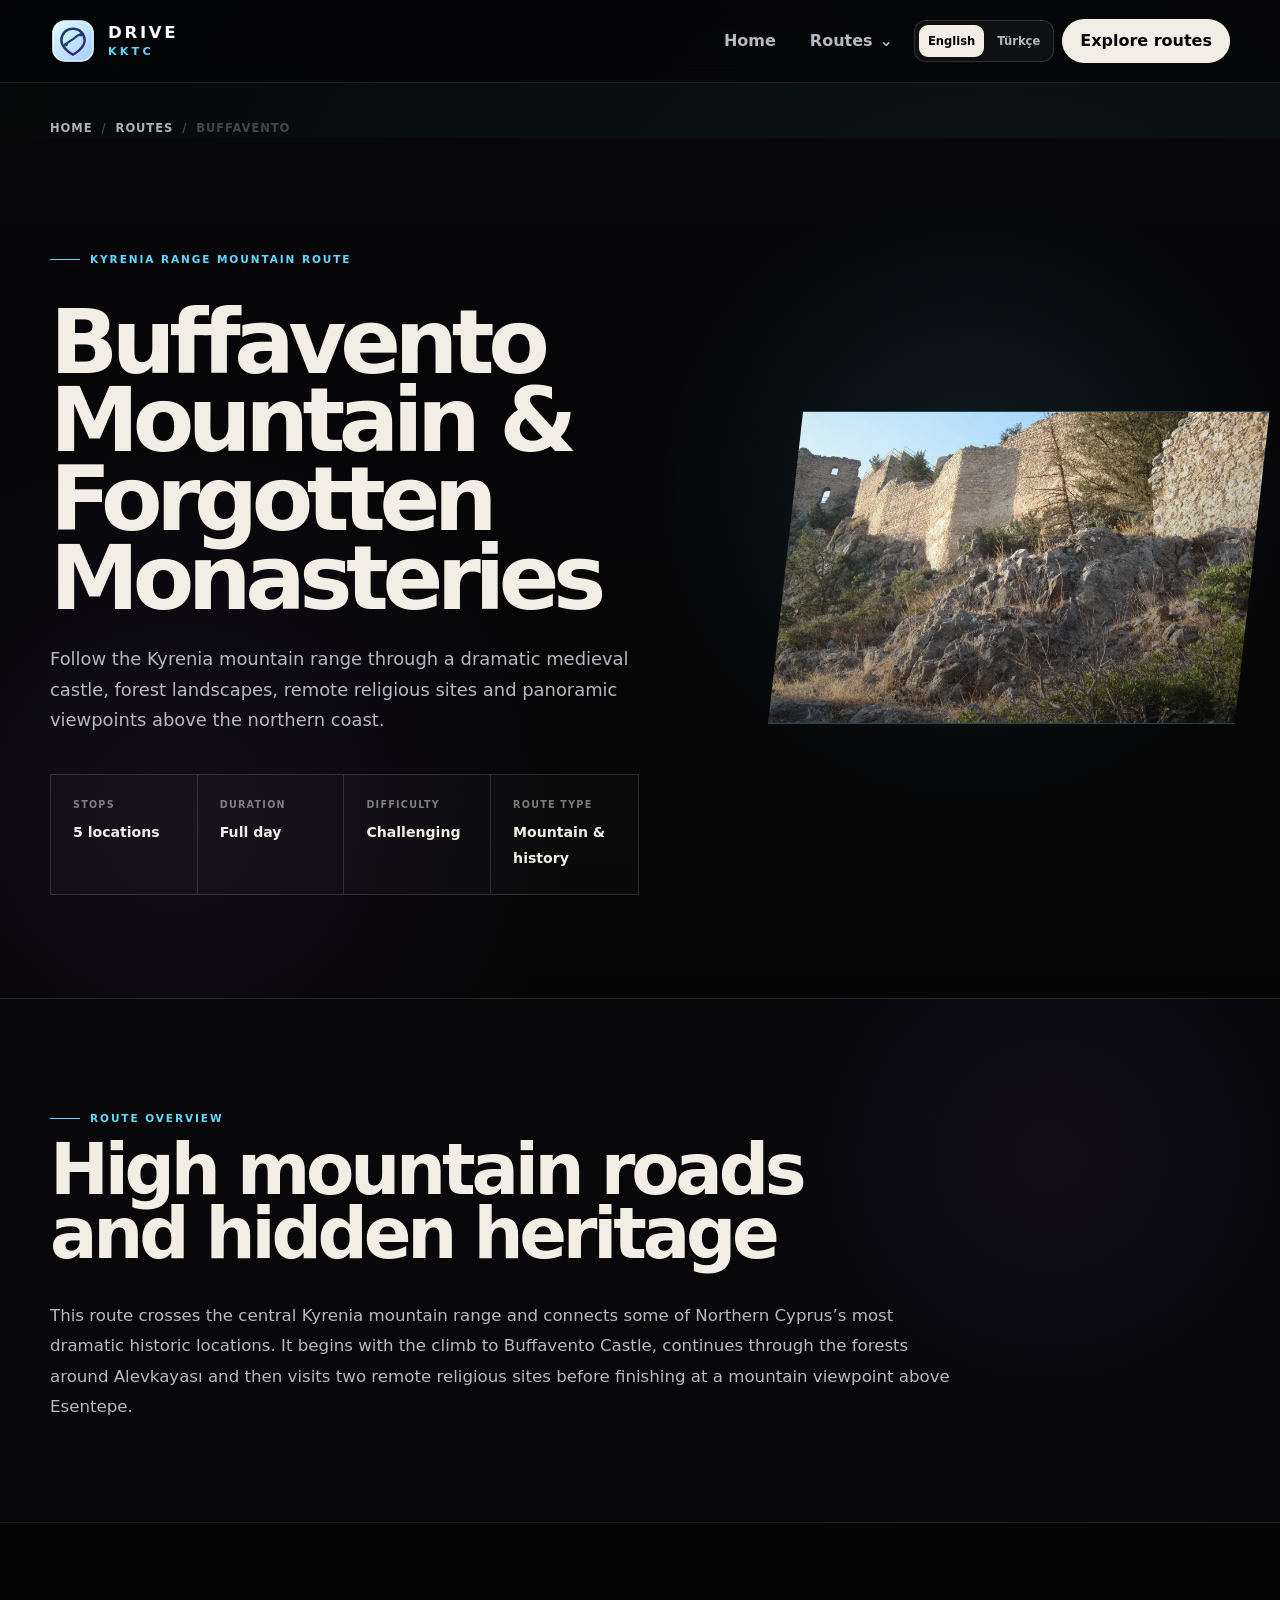
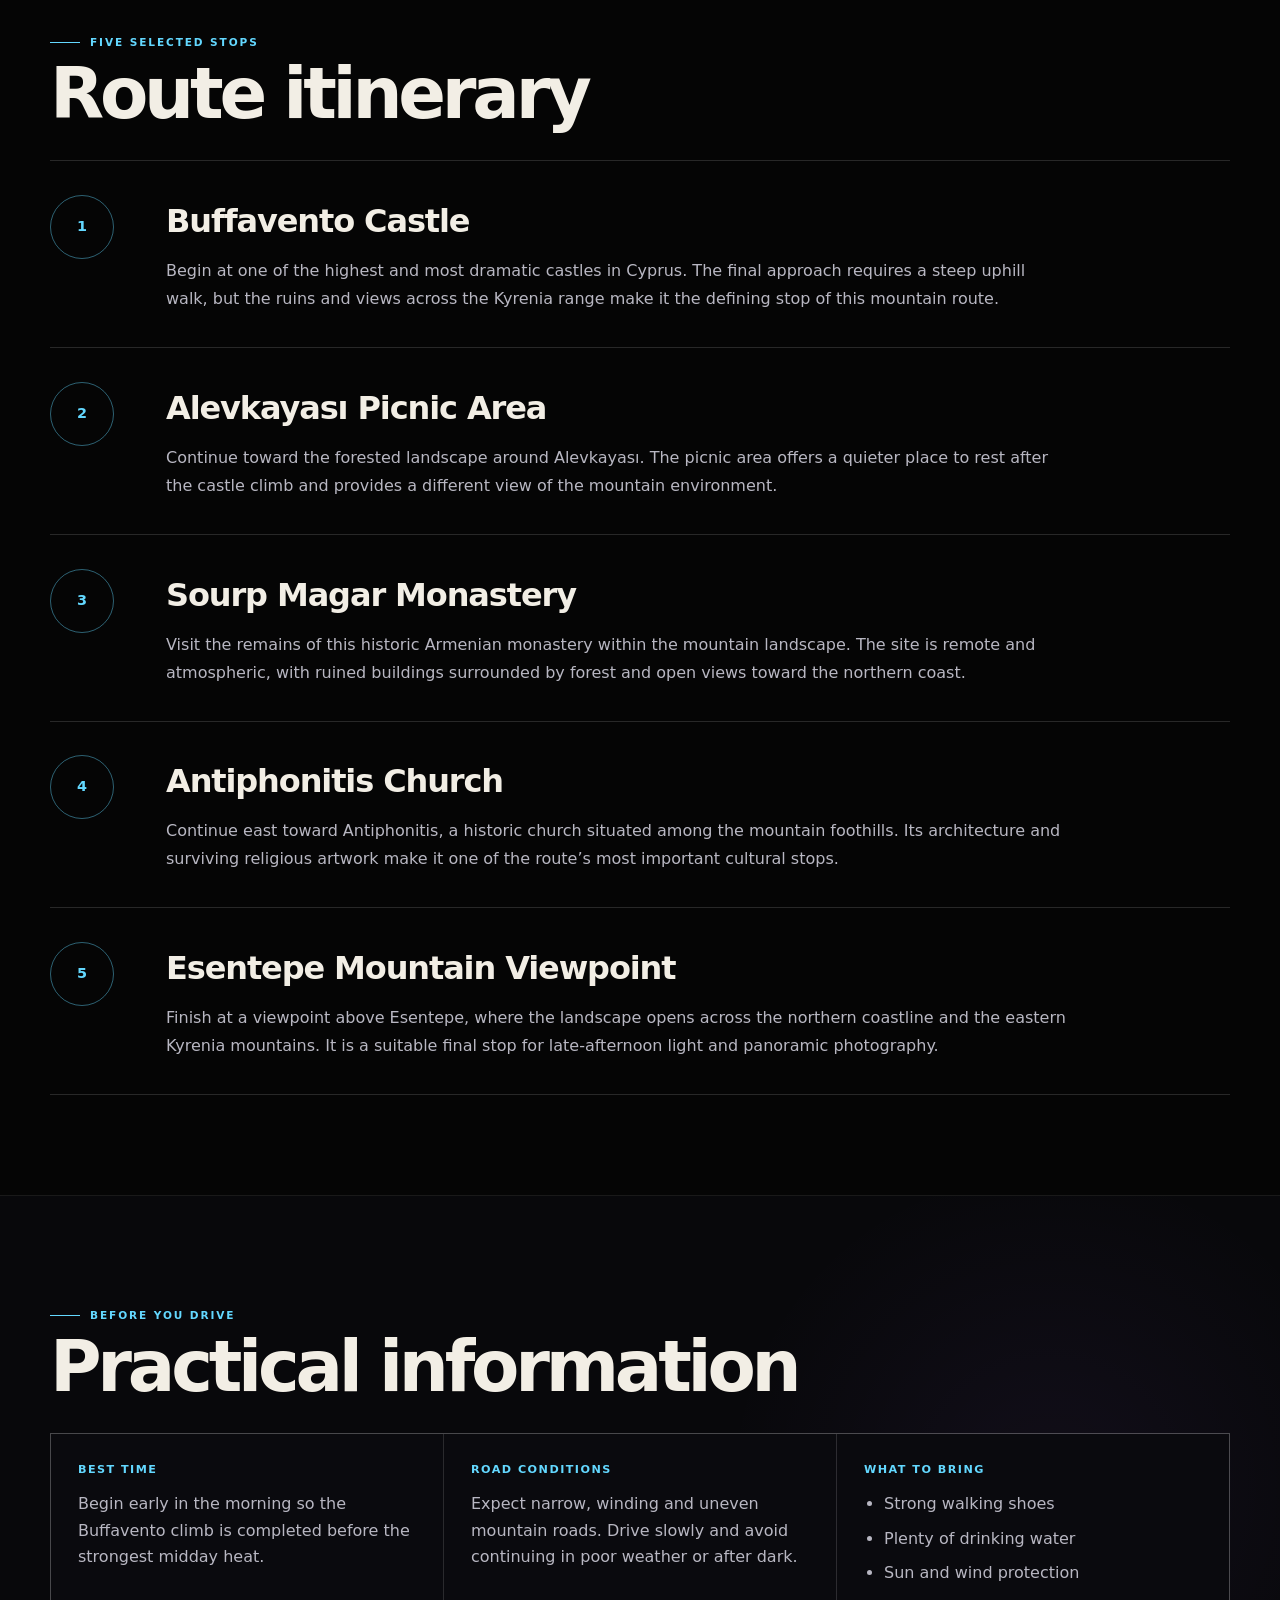
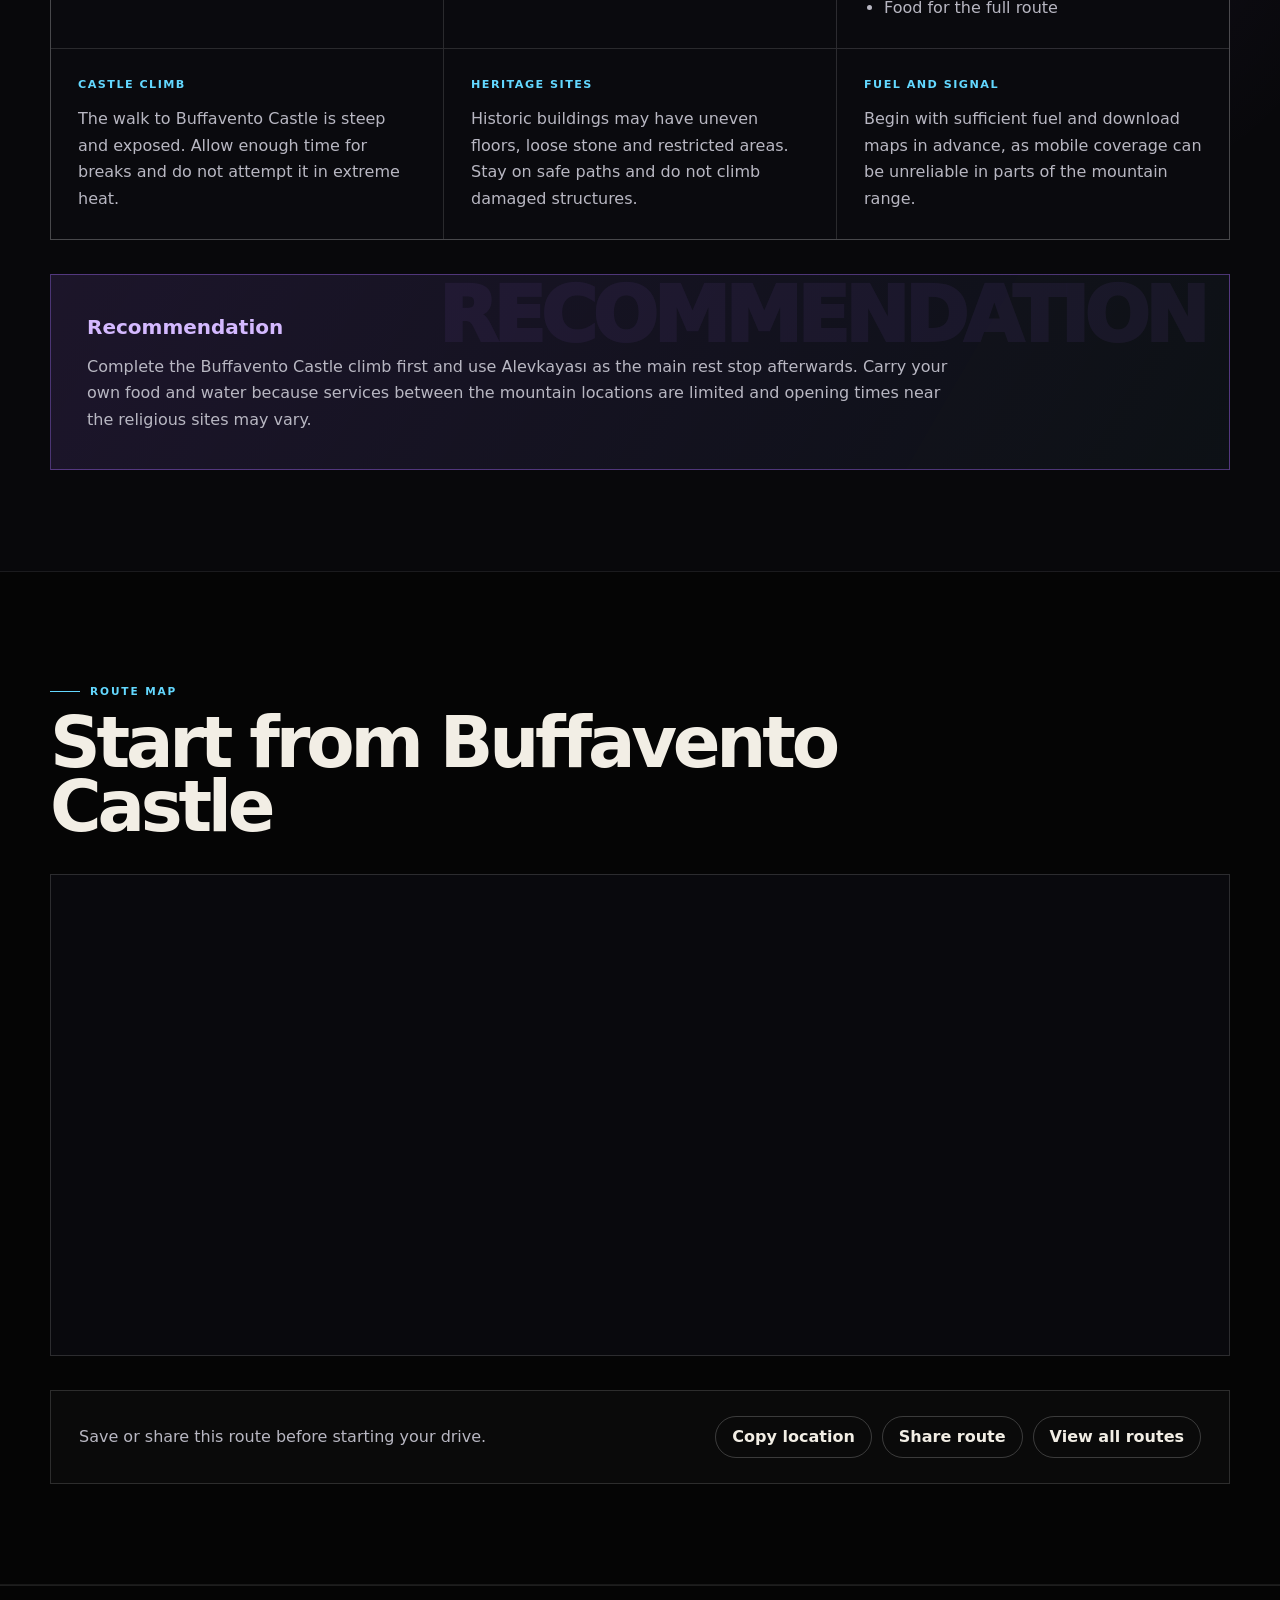
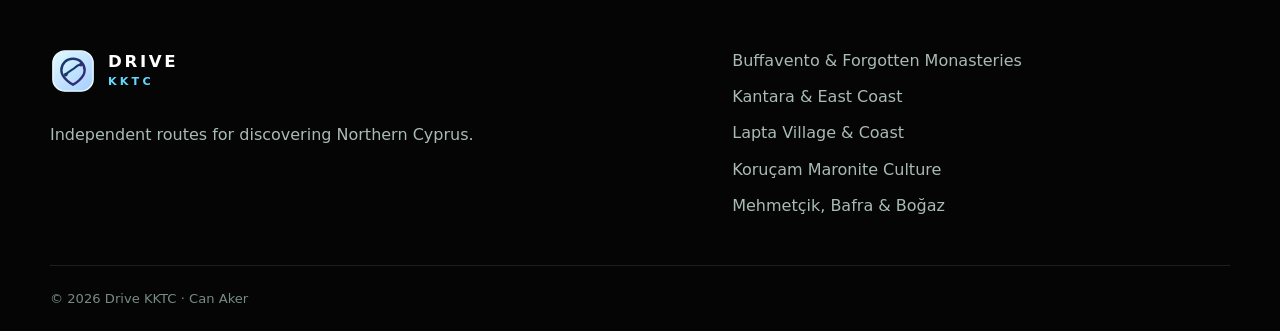
<file: en/routes/buffavento-mountain-route/index.html>
<!doctype html>
<html lang="en">

<head>
    <meta charset="utf-8">

    <meta
        name="viewport"
        content="width=device-width, initial-scale=1"
    >

    <title>
        Buffavento Mountain & Forgotten Monasteries | Drive KKTC
    </title>

    <meta
        name="description"
        content="Explore Buffavento Castle, Alevkayası, Sourp Magar Monastery, Antiphonitis Church and Esentepe Mountain Viewpoint on this five-stop Northern Cyprus mountain route."
    >

    <meta name="robots" content="index, follow">

    <link
        rel="canonical"
        href="/en/routes/buffavento-mountain-route/"
    >

    <link
        rel="alternate"
        hreflang="en"
        href="/en/routes/buffavento-mountain-route/"
    >

    <link
        rel="alternate"
        hreflang="tr"
        href="/tr/rotalar/buffavento-dag-ve-manastir-rotasi/"
    >

    <link
        rel="alternate"
        hreflang="x-default"
        href="/en/routes/buffavento-mountain-route/"
    >

    <link
        rel="icon"
        type="image/svg+xml"
        href="../../../favicon.svg"
    >

    <link
        rel="stylesheet"
        href="../../../css/site.css"
    >

    <script
        src="../../../js/components.js"
        defer
    ></script>

    <script
        src="../../../js/site.js"
        defer
    ></script>

    <script type="application/ld+json">
        {
            "@context": "https://schema.org",
            "@type": "TouristTrip",
            "name": "Buffavento Mountain & Forgotten Monasteries",
            "description": "A five-stop mountain and heritage route through Buffavento, Alevkayası, Sourp Magar, Antiphonitis and Esentepe in Northern Cyprus.",
            "touristType": [
                "Mountain travellers",
                "History travellers",
                "Photography travellers",
                "Road trip travellers"
            ],
            "itinerary": {
                "@type": "ItemList",
                "numberOfItems": 5,
                "itemListElement": [
                    {
                        "@type": "ListItem",
                        "position": 1,
                        "name": "Buffavento Castle"
                    },
                    {
                        "@type": "ListItem",
                        "position": 2,
                        "name": "Alevkayası Picnic Area"
                    },
                    {
                        "@type": "ListItem",
                        "position": 3,
                        "name": "Sourp Magar Monastery"
                    },
                    {
                        "@type": "ListItem",
                        "position": 4,
                        "name": "Antiphonitis Church"
                    },
                    {
                        "@type": "ListItem",
                        "position": 5,
                        "name": "Esentepe Mountain Viewpoint"
                    }
                ]
            }
        }
    </script>
</head>

<body
    class="cinematic-route-detail"
    data-locale="en"
    data-page="routes"
    data-route="buffavento"
    data-root="../../../"
>
    <div data-site-header></div>

    <main>
        <div class="container">
            <nav
                class="breadcrumbs"
                aria-label="Breadcrumb"
            >
                <a href="../../index.html">
                    Home
                </a>

                <span aria-hidden="true">/</span>

                <a href="../../index.html#routes">
                    Routes
                </a>

                <span aria-hidden="true">/</span>

                <span aria-current="page">
                    Buffavento
                </span>
            </nav>
        </div>

        <section class="route-hero">
            <div class="container">
                <div class="route-hero-grid">
                    <div>
                        <p class="eyebrow">
                            Kyrenia Range Mountain Route
                        </p>

                        <h1>
                            Buffavento Mountain
                            &amp; Forgotten Monasteries
                        </h1>

                        <p class="route-hero-description">
                            Follow the Kyrenia mountain range through a
                            dramatic medieval castle, forest landscapes,
                            remote religious sites and panoramic viewpoints
                            above the northern coast.
                        </p>

                        <div class="route-facts">
                            <div class="route-fact">
                                <small>Stops</small>
                                <strong>5 locations</strong>
                            </div>

                            <div class="route-fact">
                                <small>Duration</small>
                                <strong>Full day</strong>
                            </div>

                            <div class="route-fact">
                                <small>Difficulty</small>
                                <strong>Challenging</strong>
                            </div>

                            <div class="route-fact">
                                <small>Route type</small>
                                <strong>Mountain &amp; history</strong>
                            </div>
                        </div>
                    </div>

                    <figure class="route-cover">
                        <img
                            src="../../../images/routes/buffavento-mountain-route.webp"
                            alt="The stone walls of Buffavento Castle rising above the Kyrenia mountain range"
                            width="1920"
                            height="1080"
                            loading="eager"
                            decoding="async"
                        >
                    </figure>
                </div>
            </div>
        </section>

        <section class="section section-dark">
            <div class="container route-content">
                <div>
                    <p class="eyebrow">
                        Route overview
                    </p>

                    <h2>
                        High mountain roads and hidden heritage
                    </h2>
                </div>

                <p class="route-intro">
                    This route crosses the central Kyrenia mountain range and
                    connects some of Northern Cyprus’s most dramatic historic
                    locations. It begins with the climb to Buffavento Castle,
                    continues through the forests around Alevkayası and then
                    visits two remote religious sites before finishing at a
                    mountain viewpoint above Esentepe.
                </p>
            </div>
        </section>

        <section class="section">
            <div class="container route-content">
                <div>
                    <p class="eyebrow">
                        Five selected stops
                    </p>

                    <h2>
                        Route itinerary
                    </h2>
                </div>

                <div class="stops-list">
                    <article class="stop-card">
                        <div class="stop-number">
                            1
                        </div>

                        <div class="stop-content">
                            <h3>
                                Buffavento Castle
                            </h3>

                            <p>
                                Begin at one of the highest and most dramatic
                                castles in Cyprus. The final approach requires
                                a steep uphill walk, but the ruins and views
                                across the Kyrenia range make it the defining
                                stop of this mountain route.
                            </p>
                        </div>
                    </article>

                    <article class="stop-card">
                        <div class="stop-number">
                            2
                        </div>

                        <div class="stop-content">
                            <h3>
                                Alevkayası Picnic Area
                            </h3>

                            <p>
                                Continue toward the forested landscape around
                                Alevkayası. The picnic area offers a quieter
                                place to rest after the castle climb and
                                provides a different view of the mountain
                                environment.
                            </p>
                        </div>
                    </article>

                    <article class="stop-card">
                        <div class="stop-number">
                            3
                        </div>

                        <div class="stop-content">
                            <h3>
                                Sourp Magar Monastery
                            </h3>

                            <p>
                                Visit the remains of this historic Armenian
                                monastery within the mountain landscape. The
                                site is remote and atmospheric, with ruined
                                buildings surrounded by forest and open views
                                toward the northern coast.
                            </p>
                        </div>
                    </article>

                    <article class="stop-card">
                        <div class="stop-number">
                            4
                        </div>

                        <div class="stop-content">
                            <h3>
                                Antiphonitis Church
                            </h3>

                            <p>
                                Continue east toward Antiphonitis, a historic
                                church situated among the mountain foothills.
                                Its architecture and surviving religious
                                artwork make it one of the route’s most
                                important cultural stops.
                            </p>
                        </div>
                    </article>

                    <article class="stop-card">
                        <div class="stop-number">
                            5
                        </div>

                        <div class="stop-content">
                            <h3>
                                Esentepe Mountain Viewpoint
                            </h3>

                            <p>
                                Finish at a viewpoint above Esentepe, where the
                                landscape opens across the northern coastline
                                and the eastern Kyrenia mountains. It is a
                                suitable final stop for late-afternoon light
                                and panoramic photography.
                            </p>
                        </div>
                    </article>
                </div>
            </div>
        </section>

        <section class="section section-dark">
            <div class="container route-content">
                <div>
                    <p class="eyebrow">
                        Before you drive
                    </p>

                    <h2>
                        Practical information
                    </h2>
                </div>

                <div class="practical-grid">
                    <article class="info-card">
                        <h3>
                            Best time
                        </h3>

                        <p>
                            Begin early in the morning so the Buffavento climb
                            is completed before the strongest midday heat.
                        </p>
                    </article>

                    <article class="info-card">
                        <h3>
                            Road conditions
                        </h3>

                        <p>
                            Expect narrow, winding and uneven mountain roads.
                            Drive slowly and avoid continuing in poor weather
                            or after dark.
                        </p>
                    </article>

                    <article class="info-card">
                        <h3>
                            What to bring
                        </h3>

                        <ul>
                            <li>Strong walking shoes</li>
                            <li>Plenty of drinking water</li>
                            <li>Sun and wind protection</li>
                            <li>Food for the full route</li>
                        </ul>
                    </article>

                    <article class="info-card">
                        <h3>
                            Castle climb
                        </h3>

                        <p>
                            The walk to Buffavento Castle is steep and exposed.
                            Allow enough time for breaks and do not attempt it
                            in extreme heat.
                        </p>
                    </article>

                    <article class="info-card">
                        <h3>
                            Heritage sites
                        </h3>

                        <p>
                            Historic buildings may have uneven floors, loose
                            stone and restricted areas. Stay on safe paths and
                            do not climb damaged structures.
                        </p>
                    </article>

                    <article class="info-card">
                        <h3>
                            Fuel and signal
                        </h3>

                        <p>
                            Begin with sufficient fuel and download maps in
                            advance, as mobile coverage can be unreliable in
                            parts of the mountain range.
                        </p>
                    </article>
                </div>

                <aside class="insider-tip">
                    <h3>
                        Recommendation
                    </h3>

                    <p>
                        Complete the Buffavento Castle climb first and use
                        Alevkayası as the main rest stop afterwards. Carry
                        your own food and water because services between the
                        mountain locations are limited and opening times near
                        the religious sites may vary.
                    </p>
                </aside>
            </div>
        </section>

        <section class="section">
            <div class="container route-content">
                <div>
                    <p class="eyebrow">
                        Route map
                    </p>

                    <h2>
                        Start from Buffavento Castle
                    </h2>
                </div>

                <div class="map-frame">
                    <iframe
                        title="Map showing Buffavento Castle in Northern Cyprus"
                        src="https://www.google.com/maps?q=Buffavento%20Castle%2C%20Cyprus&amp;output=embed"
                        loading="lazy"
                        referrerpolicy="no-referrer-when-downgrade"
                        allowfullscreen
                    ></iframe>
                </div>

                <div class="share-bar">
                    <p>
                        Save or share this route before starting your drive.
                    </p>

                    <div class="share-actions">
                        <button
                            class="share-button"
                            type="button"
                            data-copy-link
                            data-success-text="Link copied"
                            data-error-text="Copy failed"
                        >
                            Copy link
                        </button>

                        <button
                            class="share-button"
                            type="button"
                            data-share-page
                            data-share-title="Buffavento Mountain & Forgotten Monasteries"
                            data-share-text="Explore this five-stop mountain and heritage route through the Kyrenia range."
                            data-success-text="Link copied"
                        >
                            Share route
                        </button>

                        <a
                            class="share-button"
                            href="../../index.html#routes"
                        >
                            View all routes
                        </a>
                    </div>
                </div>
            </div>
        </section>
    </main>

    <div data-site-footer></div>
</body>

</html>
</file>
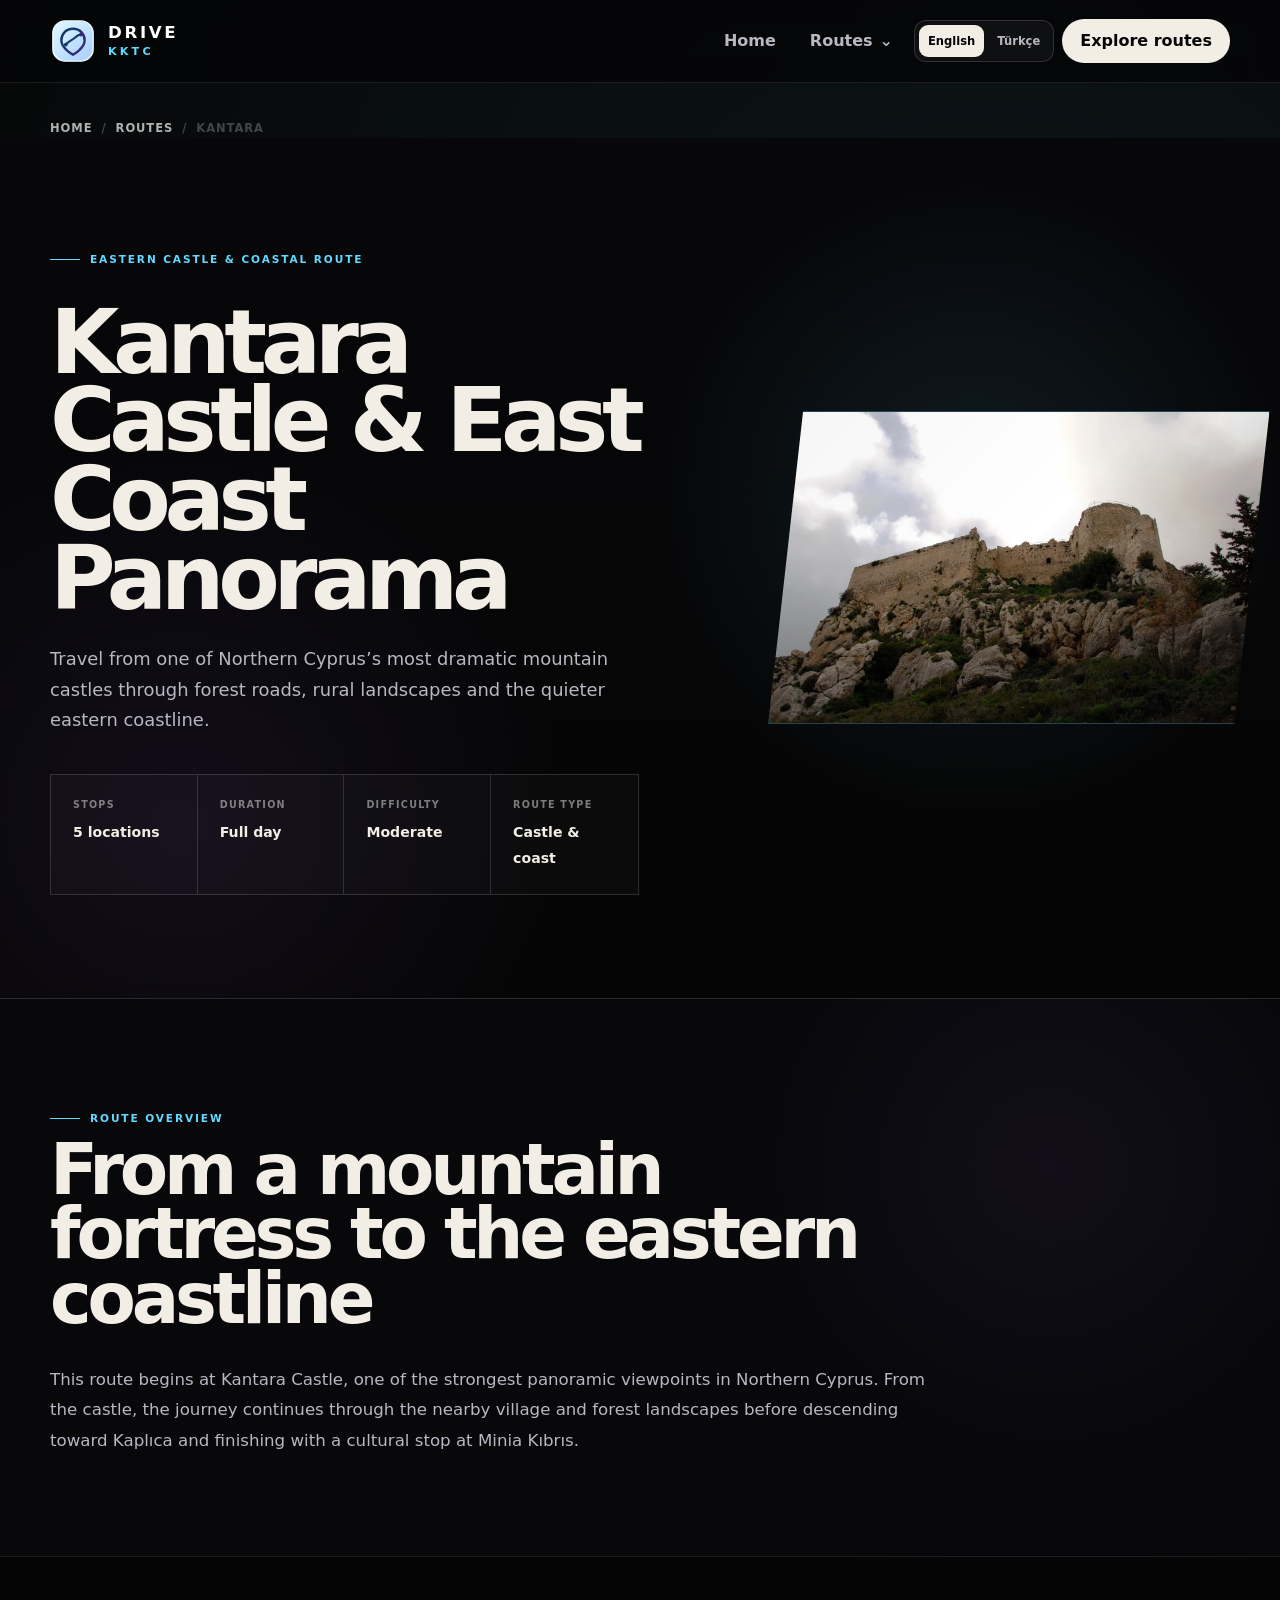
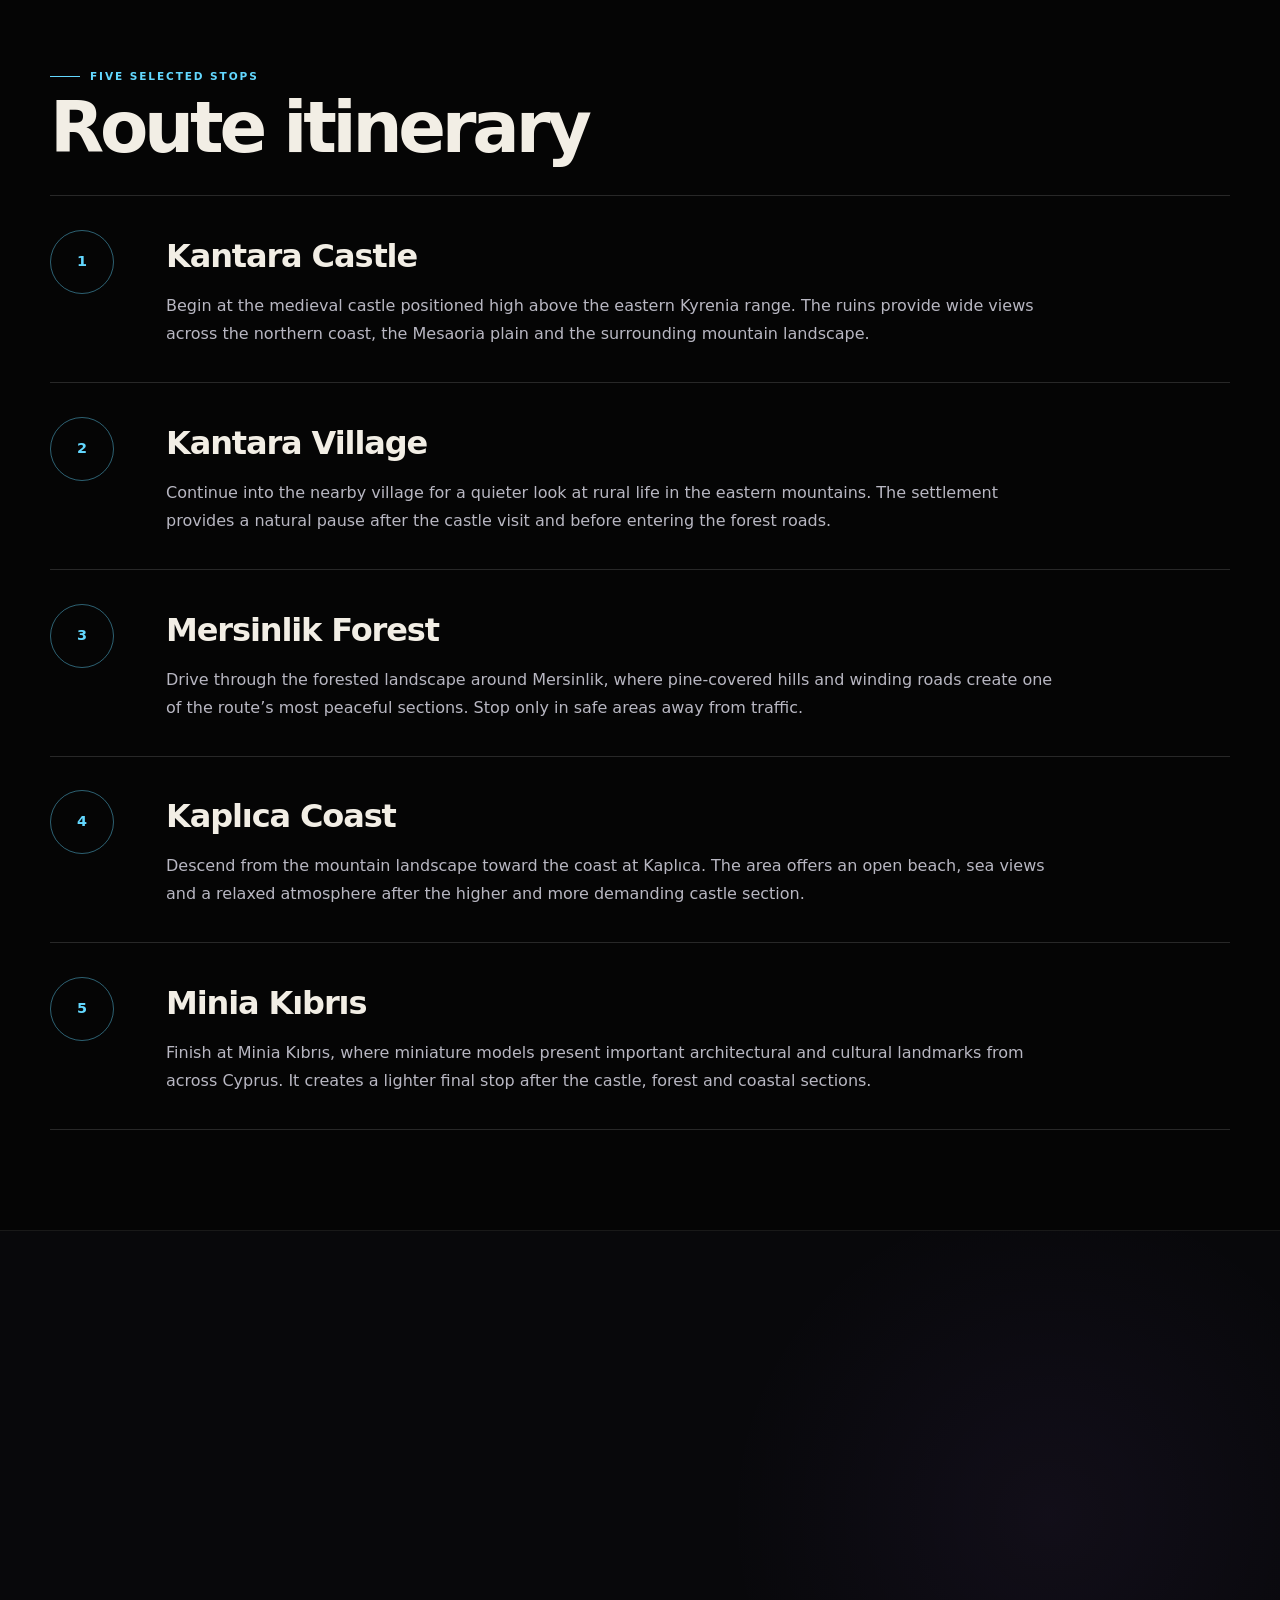
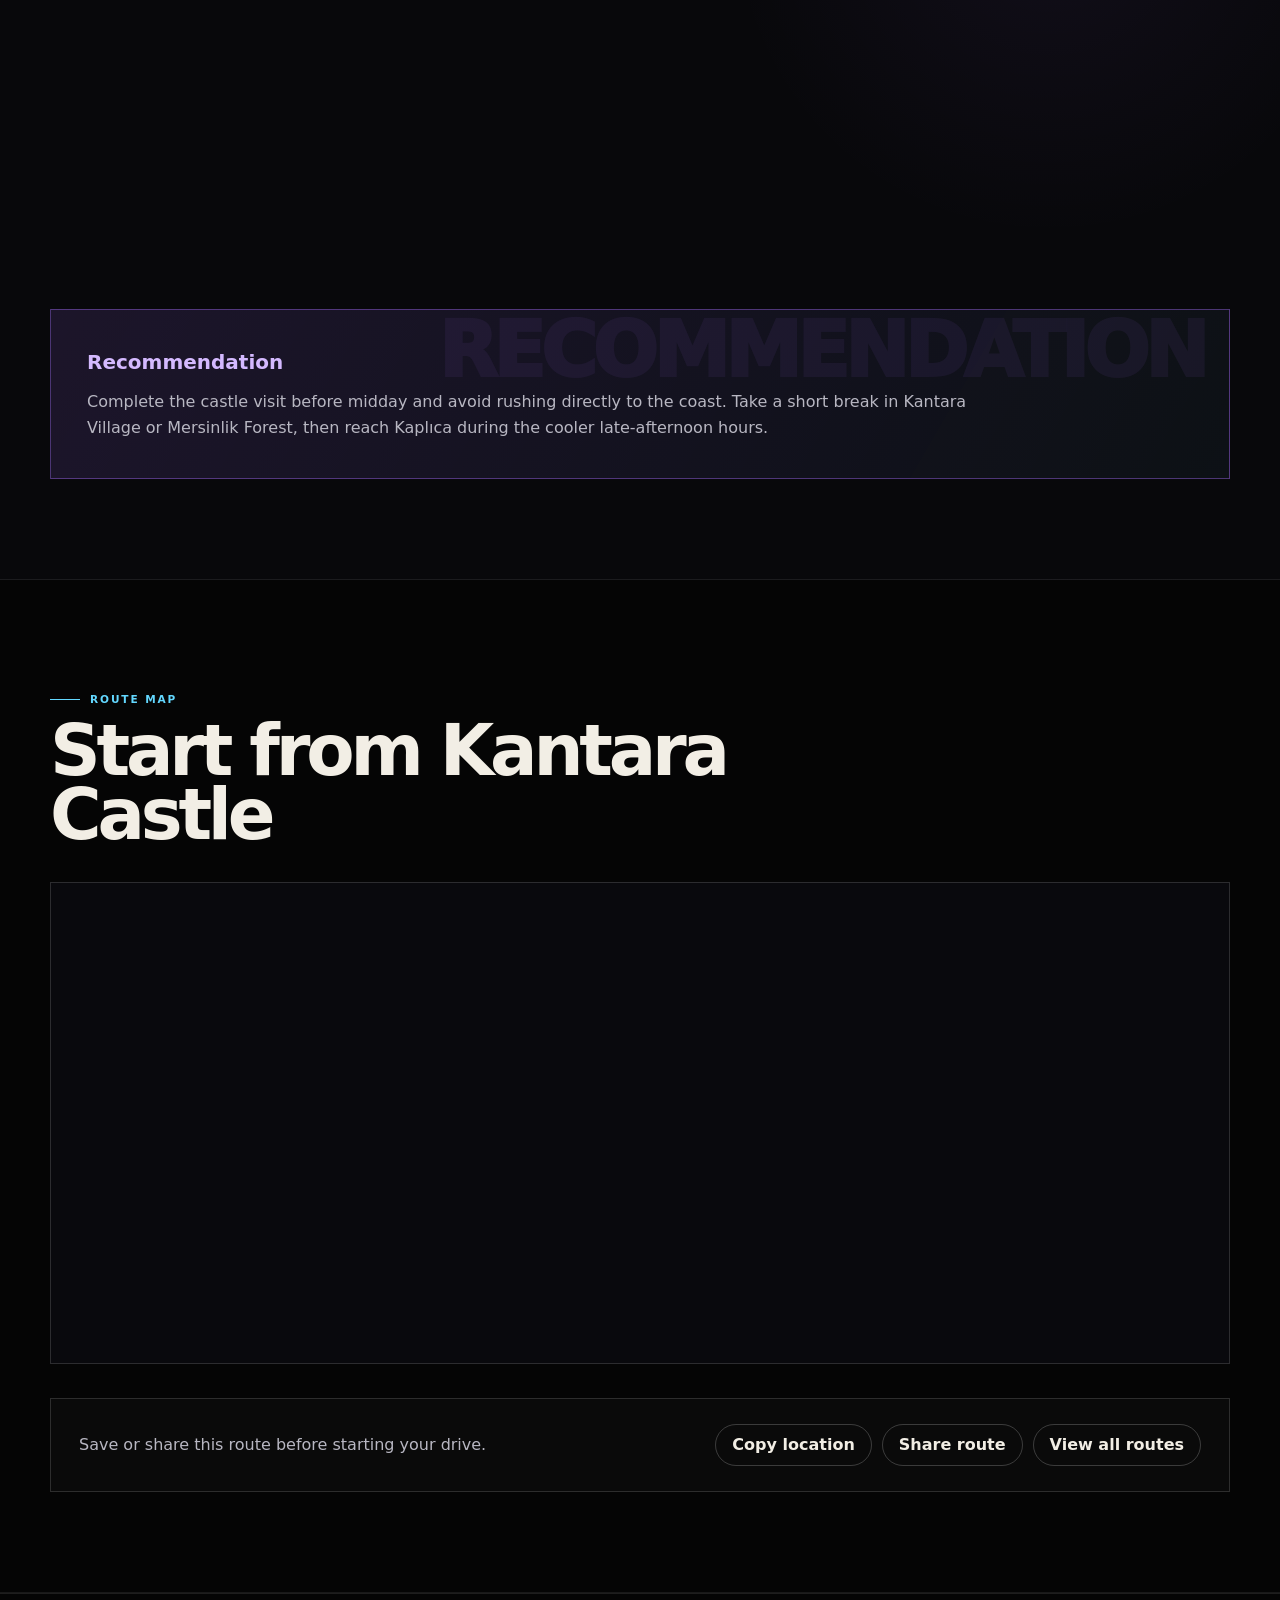
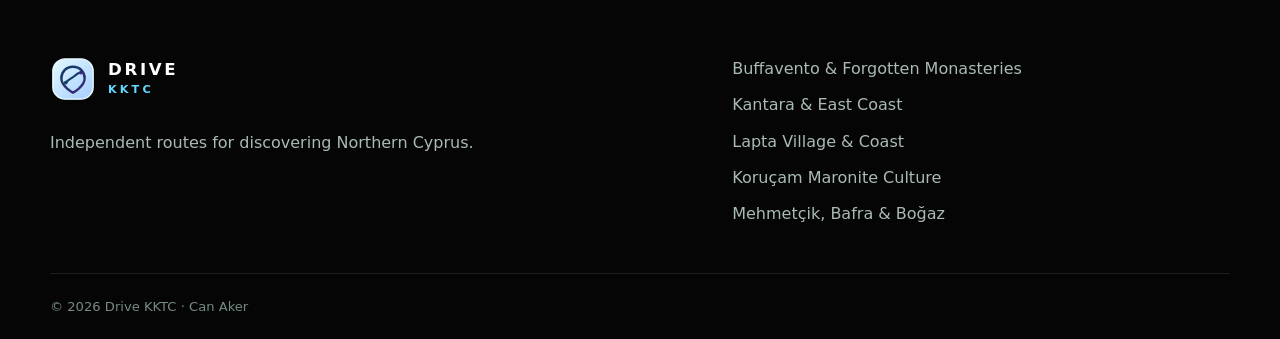
<file: en/routes/kantara-east-coast-route/index.html>
<!doctype html>
<html lang="en">

<head>
    <meta charset="utf-8">

    <meta
        name="viewport"
        content="width=device-width, initial-scale=1"
    >

    <title>
        Kantara Castle & East Coast Panorama | Drive KKTC
    </title>

    <meta
        name="description"
        content="Explore Kantara Castle, Kantara Village, Mersinlik Forest, Kaplıca Coast and Minia Kıbrıs on this five-stop Northern Cyprus scenic route."
    >

    <meta name="robots" content="index, follow">

    <link
        rel="canonical"
        href="/en/routes/kantara-east-coast-route/"
    >

    <link
        rel="alternate"
        hreflang="en"
        href="/en/routes/kantara-east-coast-route/"
    >

    <link
        rel="alternate"
        hreflang="tr"
        href="/tr/rotalar/kantara-dogu-sahili-rotasi/"
    >

    <link
        rel="alternate"
        hreflang="x-default"
        href="/en/routes/kantara-east-coast-route/"
    >

    <link
        rel="icon"
        type="image/svg+xml"
        href="../../../favicon.svg"
    >

    <link
        rel="stylesheet"
        href="../../../css/site.css"
    >

    <script
        src="../../../js/components.js"
        defer
    ></script>

    <script
        src="../../../js/site.js"
        defer
    ></script>

    <script type="application/ld+json">
        {
            "@context": "https://schema.org",
            "@type": "TouristTrip",
            "name": "Kantara Castle & East Coast Panorama",
            "description": "A five-stop castle, forest and coastal route through the eastern Kyrenia range in Northern Cyprus.",
            "touristType": [
                "History travellers",
                "Scenic road trip travellers",
                "Photography travellers",
                "Nature travellers"
            ],
            "itinerary": {
                "@type": "ItemList",
                "numberOfItems": 5,
                "itemListElement": [
                    {
                        "@type": "ListItem",
                        "position": 1,
                        "name": "Kantara Castle"
                    },
                    {
                        "@type": "ListItem",
                        "position": 2,
                        "name": "Kantara Village"
                    },
                    {
                        "@type": "ListItem",
                        "position": 3,
                        "name": "Mersinlik Forest"
                    },
                    {
                        "@type": "ListItem",
                        "position": 4,
                        "name": "Kaplıca Coast"
                    },
                    {
                        "@type": "ListItem",
                        "position": 5,
                        "name": "Minia Kıbrıs"
                    }
                ]
            }
        }
    </script>
</head>

<body
    class="cinematic-route-detail"
    data-locale="en"
    data-page="routes"
    data-route="kantara"
    data-root="../../../"
>
    <div data-site-header></div>

    <main>
        <div class="container">
            <nav
                class="breadcrumbs"
                aria-label="Breadcrumb"
            >
                <a href="../../index.html">
                    Home
                </a>

                <span aria-hidden="true">/</span>

                <a href="../../index.html#routes">
                    Routes
                </a>

                <span aria-hidden="true">/</span>

                <span aria-current="page">
                    Kantara
                </span>
            </nav>
        </div>

        <section class="route-hero">
            <div class="container">
                <div class="route-hero-grid">
                    <div>
                        <p class="eyebrow">
                            Eastern Castle &amp; Coastal Route
                        </p>

                        <h1>
                            Kantara Castle
                            &amp; East Coast Panorama
                        </h1>

                        <p class="route-hero-description">
                            Travel from one of Northern Cyprus’s most dramatic
                            mountain castles through forest roads, rural
                            landscapes and the quieter eastern coastline.
                        </p>

                        <div class="route-facts">
                            <div class="route-fact">
                                <small>Stops</small>
                                <strong>5 locations</strong>
                            </div>

                            <div class="route-fact">
                                <small>Duration</small>
                                <strong>Full day</strong>
                            </div>

                            <div class="route-fact">
                                <small>Difficulty</small>
                                <strong>Moderate</strong>
                            </div>

                            <div class="route-fact">
                                <small>Route type</small>
                                <strong>Castle &amp; coast</strong>
                            </div>
                        </div>
                    </div>

                    <figure class="route-cover">
                        <img
                            src="../../../images/routes/kantara-east-coast.webp"
                            alt="Kantara Castle walls standing on a rocky mountain ridge beneath a dramatic sky"
                            width="1920"
                            height="1080"
                            loading="eager"
                            decoding="async"
                        >
                    </figure>
                </div>
            </div>
        </section>

        <section class="section section-dark">
            <div class="container route-content">
                <div>
                    <p class="eyebrow">
                        Route overview
                    </p>

                    <h2>
                        From a mountain fortress to the eastern coastline
                    </h2>
                </div>

                <p class="route-intro">
                    This route begins at Kantara Castle, one of the strongest
                    panoramic viewpoints in Northern Cyprus. From the castle,
                    the journey continues through the nearby village and
                    forest landscapes before descending toward Kaplıca and
                    finishing with a cultural stop at Minia Kıbrıs.
                </p>
            </div>
        </section>

        <section class="section">
            <div class="container route-content">
                <div>
                    <p class="eyebrow">
                        Five selected stops
                    </p>

                    <h2>
                        Route itinerary
                    </h2>
                </div>

                <div class="stops-list">
                    <article class="stop-card">
                        <div class="stop-number">
                            1
                        </div>

                        <div class="stop-content">
                            <h3>
                                Kantara Castle
                            </h3>

                            <p>
                                Begin at the medieval castle positioned high
                                above the eastern Kyrenia range. The ruins
                                provide wide views across the northern coast,
                                the Mesaoria plain and the surrounding mountain
                                landscape.
                            </p>
                        </div>
                    </article>

                    <article class="stop-card">
                        <div class="stop-number">
                            2
                        </div>

                        <div class="stop-content">
                            <h3>
                                Kantara Village
                            </h3>

                            <p>
                                Continue into the nearby village for a quieter
                                look at rural life in the eastern mountains.
                                The settlement provides a natural pause after
                                the castle visit and before entering the forest
                                roads.
                            </p>
                        </div>
                    </article>

                    <article class="stop-card">
                        <div class="stop-number">
                            3
                        </div>

                        <div class="stop-content">
                            <h3>
                                Mersinlik Forest
                            </h3>

                            <p>
                                Drive through the forested landscape around
                                Mersinlik, where pine-covered hills and winding
                                roads create one of the route’s most peaceful
                                sections. Stop only in safe areas away from
                                traffic.
                            </p>
                        </div>
                    </article>

                    <article class="stop-card">
                        <div class="stop-number">
                            4
                        </div>

                        <div class="stop-content">
                            <h3>
                                Kaplıca Coast
                            </h3>

                            <p>
                                Descend from the mountain landscape toward the
                                coast at Kaplıca. The area offers an open beach,
                                sea views and a relaxed atmosphere after the
                                higher and more demanding castle section.
                            </p>
                        </div>
                    </article>

                    <article class="stop-card">
                        <div class="stop-number">
                            5
                        </div>

                        <div class="stop-content">
                            <h3>
                                Minia Kıbrıs
                            </h3>

                            <p>
                                Finish at Minia Kıbrıs, where miniature models
                                present important architectural and cultural
                                landmarks from across Cyprus. It creates a
                                lighter final stop after the castle, forest and
                                coastal sections.
                            </p>
                        </div>
                    </article>
                </div>
            </div>
        </section>

        <section class="section section-dark">
            <div class="container route-content">
                <div>
                    <p class="eyebrow">
                        Before you drive
                    </p>

                    <h2>
                        Practical information
                    </h2>
                </div>

                <div class="practical-grid">
                    <article class="info-card">
                        <h3>
                            Best time
                        </h3>

                        <p>
                            Visit Kantara Castle in the morning for clearer
                            views and cooler conditions, then continue toward
                            the coast during the afternoon.
                        </p>
                    </article>

                    <article class="info-card">
                        <h3>
                            Road conditions
                        </h3>

                        <p>
                            Mountain and forest roads can be narrow and
                            winding. Drive slowly, particularly around blind
                            corners and uneven roadside sections.
                        </p>
                    </article>

                    <article class="info-card">
                        <h3>
                            What to bring
                        </h3>

                        <ul>
                            <li>Comfortable walking shoes</li>
                            <li>Drinking water</li>
                            <li>Sun and wind protection</li>
                            <li>A charged phone</li>
                        </ul>
                    </article>

                    <article class="info-card">
                        <h3>
                            Castle access
                        </h3>

                        <p>
                            The castle contains uneven stone paths and exposed
                            sections. Walk carefully and avoid climbing damaged
                            walls or restricted structures.
                        </p>
                    </article>

                    <article class="info-card">
                        <h3>
                            Coastal planning
                        </h3>

                        <p>
                            Sea conditions and wind can change quickly around
                            Kaplıca. Check the coast before swimming and avoid
                            isolated areas after dark.
                        </p>
                    </article>

                    <article class="info-card">
                        <h3>
                            Opening times
                        </h3>

                        <p>
                            Confirm the opening hours of Minia Kıbrıs before
                            beginning the route, especially outside the main
                            tourism season.
                        </p>
                    </article>
                </div>

                <aside class="insider-tip">
                    <h3>
                        Recommendation
                    </h3>

                    <p>
                        Complete the castle visit before midday and avoid
                        rushing directly to the coast. Take a short break in
                        Kantara Village or Mersinlik Forest, then reach Kaplıca
                        during the cooler late-afternoon hours.
                    </p>
                </aside>
            </div>
        </section>

        <section class="section">
            <div class="container route-content">
                <div>
                    <p class="eyebrow">
                        Route map
                    </p>

                    <h2>
                        Start from Kantara Castle
                    </h2>
                </div>

                <div class="map-frame">
                    <iframe
                        title="Map showing Kantara Castle in Northern Cyprus"
                        src="https://www.google.com/maps?q=Kantara%20Castle%2C%20Cyprus&amp;output=embed"
                        loading="lazy"
                        referrerpolicy="no-referrer-when-downgrade"
                        allowfullscreen
                    ></iframe>
                </div>

                <div class="share-bar">
                    <p>
                        Save or share this route before starting your drive.
                    </p>

                    <div class="share-actions">
                        <button
                            class="share-button"
                            type="button"
                            data-copy-link
                            data-success-text="Link copied"
                            data-error-text="Copy failed"
                        >
                            Copy link
                        </button>

                        <button
                            class="share-button"
                            type="button"
                            data-share-page
                            data-share-title="Kantara Castle & East Coast Panorama"
                            data-share-text="Explore this five-stop castle, forest and coastal route through eastern Northern Cyprus."
                            data-success-text="Link copied"
                        >
                            Share route
                        </button>

                        <a
                            class="share-button"
                            href="../../index.html#routes"
                        >
                            View all routes
                        </a>
                    </div>
                </div>
            </div>
        </section>
    </main>

    <div data-site-footer></div>
</body>

</html>
</file>
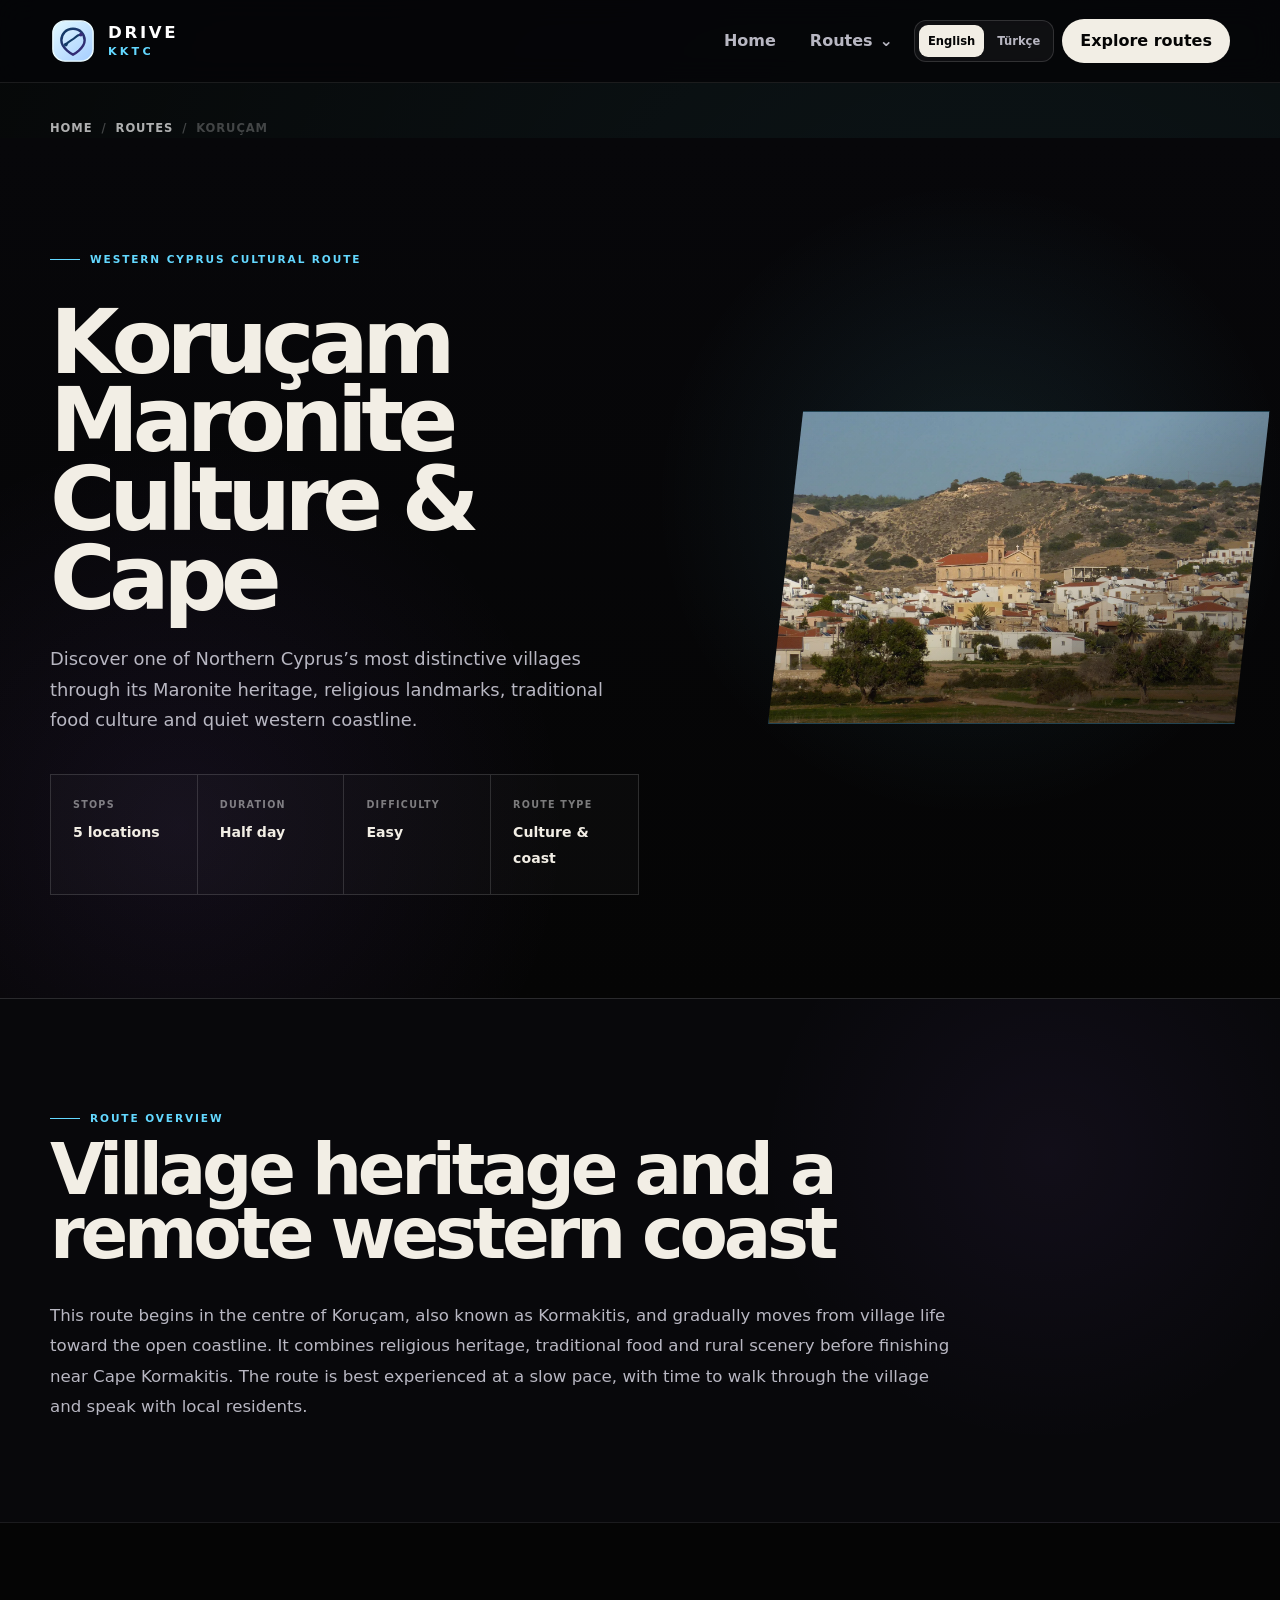
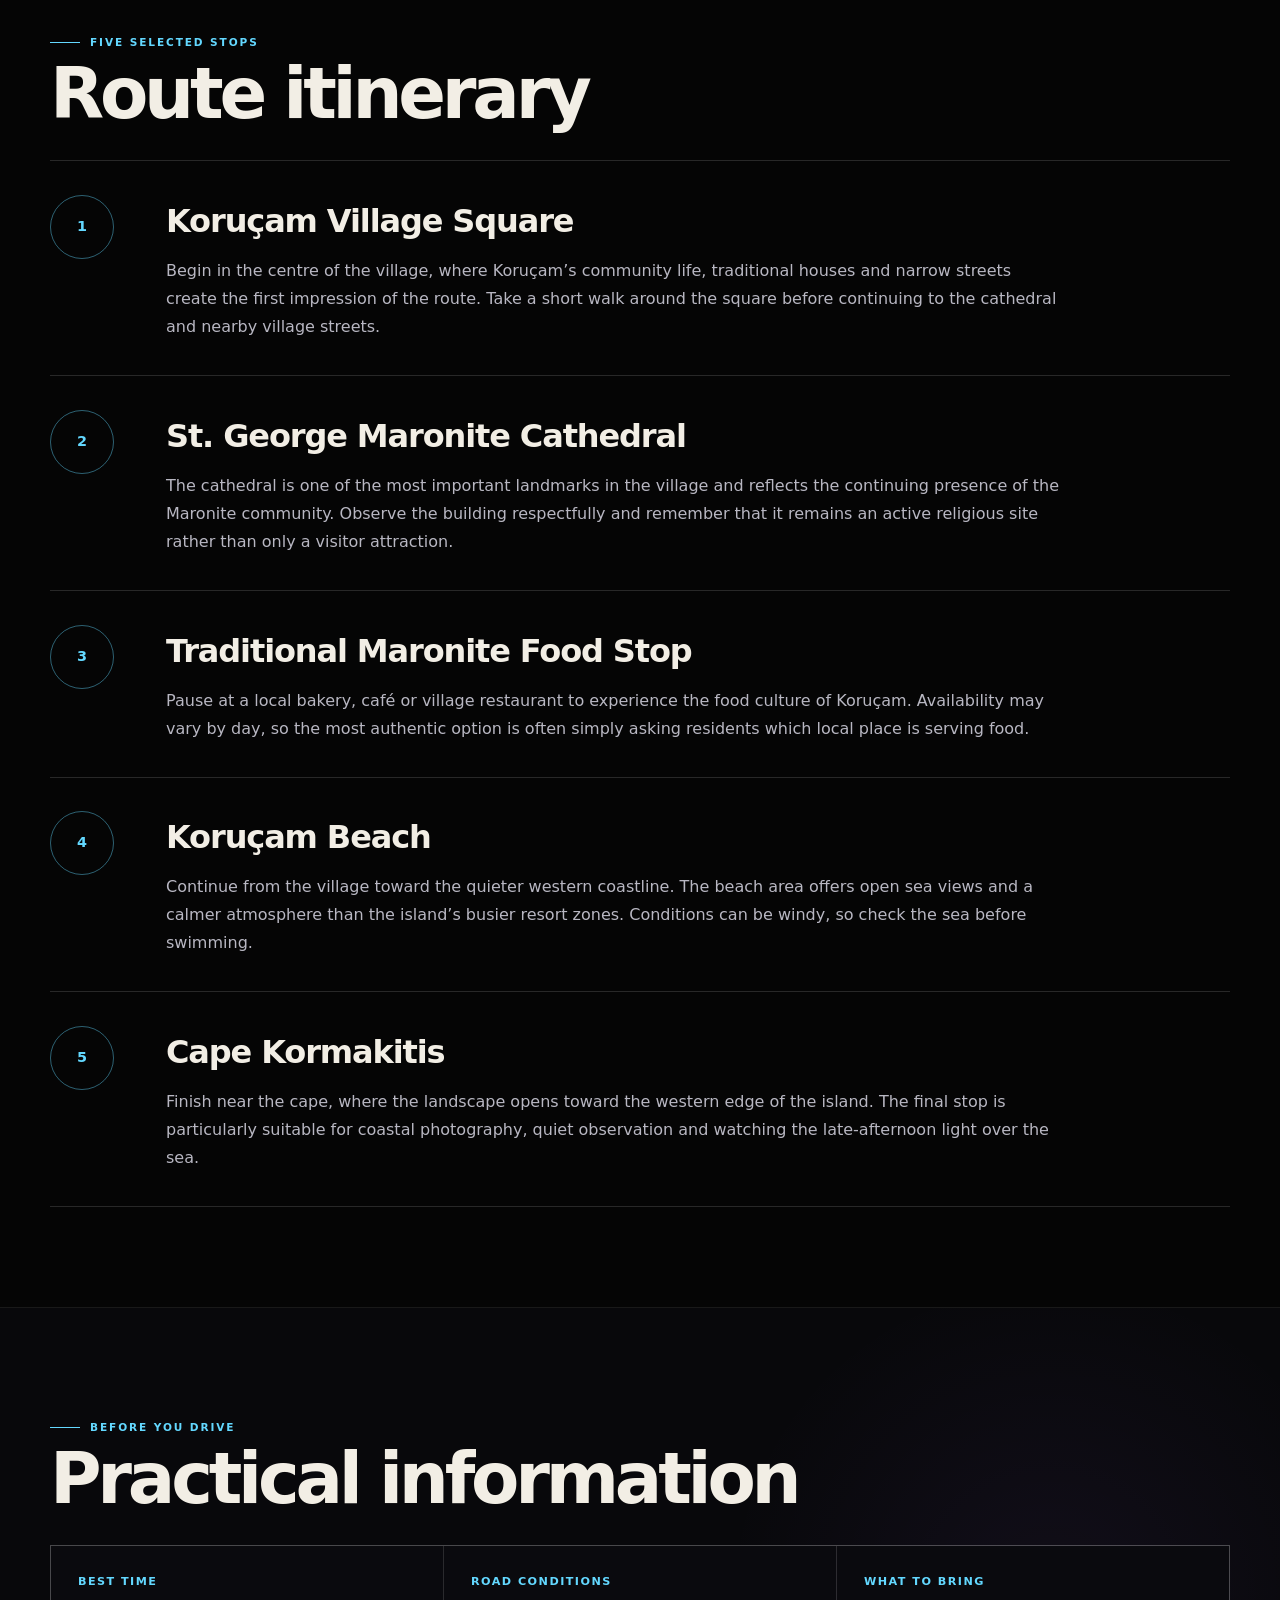
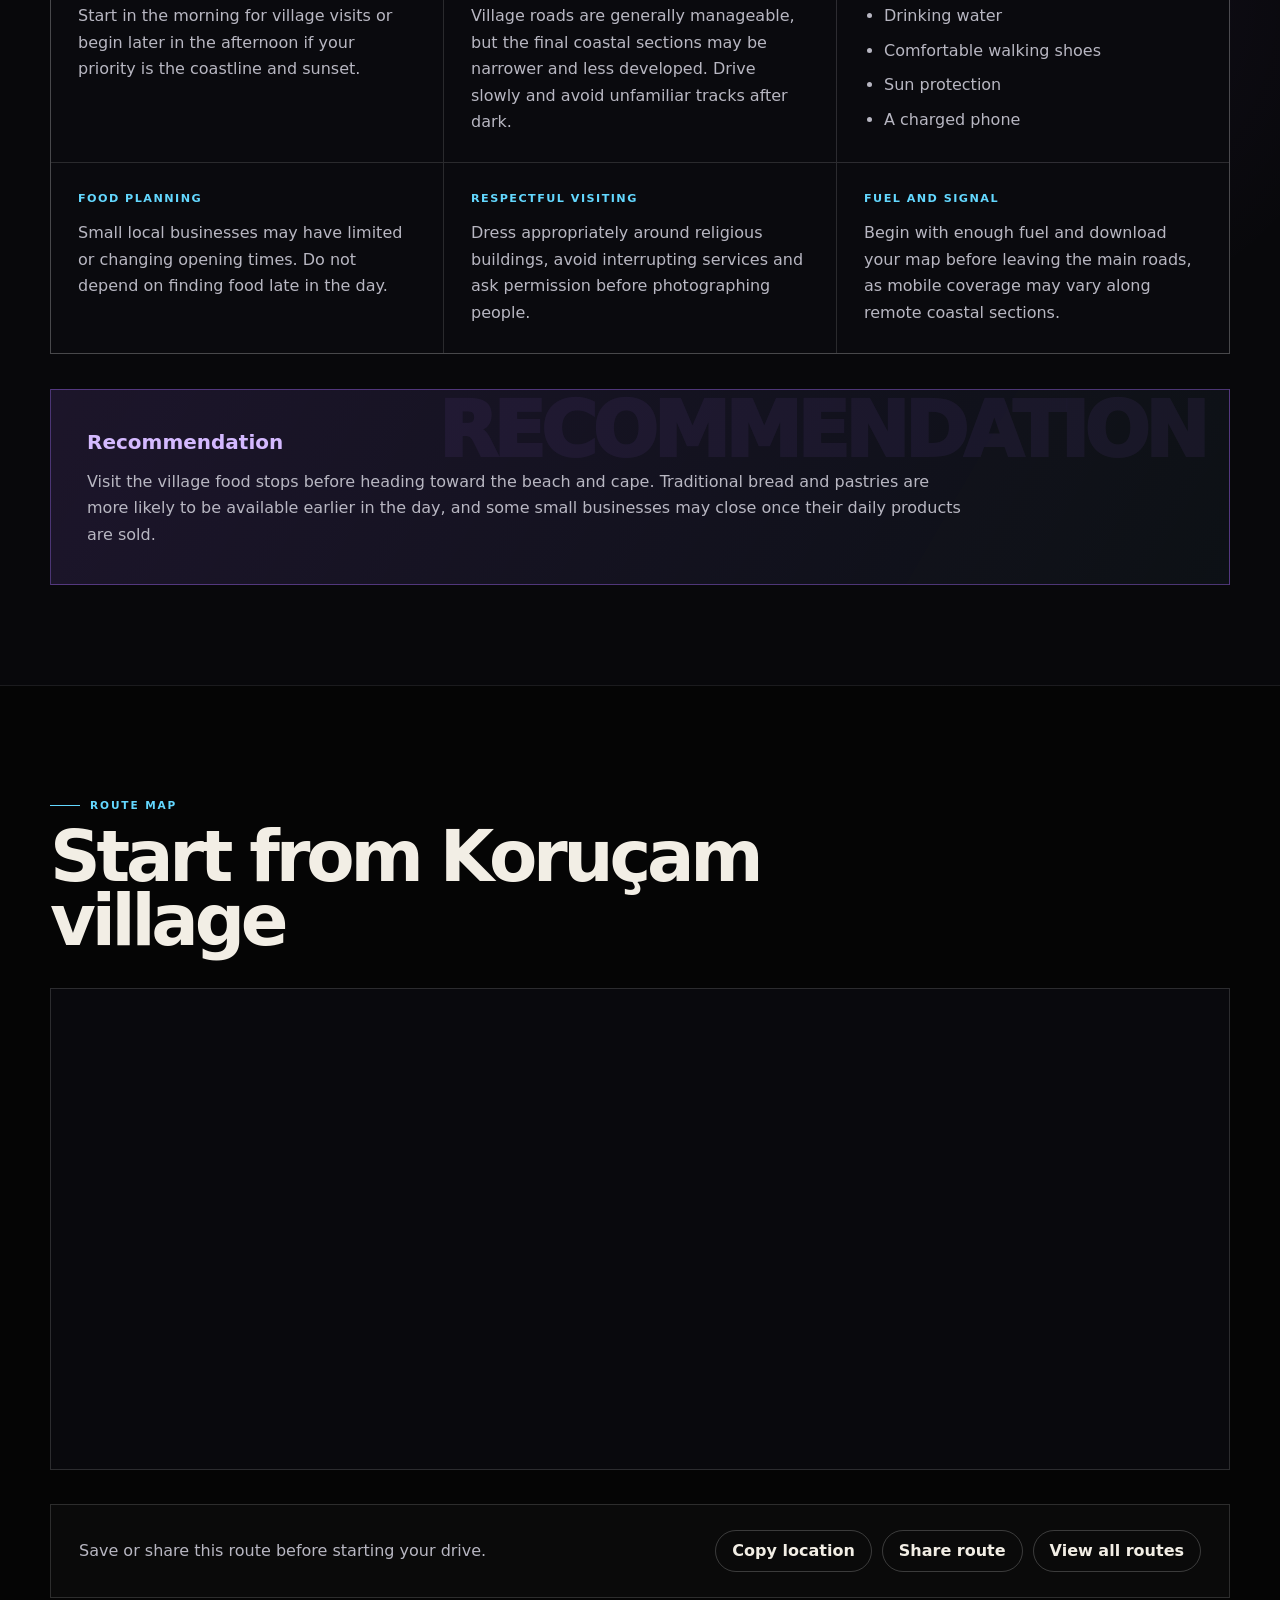
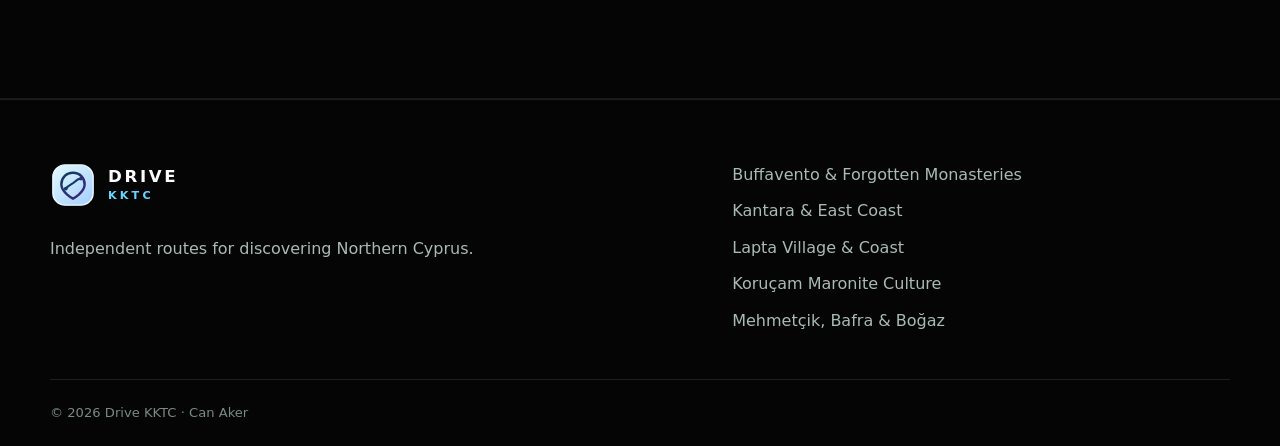
<file: en/routes/korucam-maronite-route/index.html>
<!doctype html>
<html lang="en">

<head>
    <meta charset="utf-8">

    <meta
        name="viewport"
        content="width=device-width, initial-scale=1"
    >

    <title>Koruçam Maronite Culture & Cape | Drive KKTC</title>

    <meta
        name="description"
        content="Explore Koruçam village, Maronite heritage, traditional food, Koruçam Beach and Cape Kormakitis on this five-stop Northern Cyprus route."
    >

    <meta name="robots" content="index, follow">

    <link
        rel="canonical"
        href="/en/routes/korucam-maronite-route/"
    >

    <link
        rel="alternate"
        hreflang="en"
        href="/en/routes/korucam-maronite-route/"
    >

    <link
        rel="alternate"
        hreflang="tr"
        href="/tr/rotalar/korucam-maronit-kultur-rotasi/"
    >

    <link
        rel="alternate"
        hreflang="x-default"
        href="/en/routes/korucam-maronite-route/"
    >

    <link
        rel="icon"
        type="image/svg+xml"
        href="../../../favicon.svg"
    >

    <link
        rel="stylesheet"
        href="../../../css/site.css"
    >

    <script
        src="../../../js/components.js"
        defer
    ></script>

    <script
        src="../../../js/site.js"
        defer
    ></script>

    <script type="application/ld+json">
        {
            "@context": "https://schema.org",
            "@type": "TouristTrip",
            "name": "Koruçam Maronite Culture & Cape",
            "description": "A five-stop cultural and coastal driving route through Koruçam village and Cape Kormakitis in Northern Cyprus.",
            "touristType": [
                "Cultural travellers",
                "Road trip travellers",
                "Photography travellers"
            ],
            "itinerary": {
                "@type": "ItemList",
                "numberOfItems": 5,
                "itemListElement": [
                    {
                        "@type": "ListItem",
                        "position": 1,
                        "name": "Koruçam Village Square"
                    },
                    {
                        "@type": "ListItem",
                        "position": 2,
                        "name": "St. George Maronite Cathedral"
                    },
                    {
                        "@type": "ListItem",
                        "position": 3,
                        "name": "Traditional Maronite Food Stop"
                    },
                    {
                        "@type": "ListItem",
                        "position": 4,
                        "name": "Koruçam Beach"
                    },
                    {
                        "@type": "ListItem",
                        "position": 5,
                        "name": "Cape Kormakitis"
                    }
                ]
            }
        }
    </script>
</head>

<body
    class="cinematic-route-detail"
    data-locale="en"
    data-page="routes"
    data-route="korucam"
    data-root="../../../"
>
    <div data-site-header></div>

    <main>
        <div class="container">
            <nav
                class="breadcrumbs"
                aria-label="Breadcrumb"
            >
                <a href="../../index.html">
                    Home
                </a>

                <span aria-hidden="true">/</span>

                <a href="../../index.html#routes">
                    Routes
                </a>

                <span aria-hidden="true">/</span>

                <span aria-current="page">
                    Koruçam
                </span>
            </nav>
        </div>

        <section class="route-hero">
            <div class="container">
                <div class="route-hero-grid">
                    <div>
                        <p class="eyebrow">
                            Western Cyprus Cultural Route
                        </p>

                        <h1>
                            Koruçam Maronite
                            Culture &amp; Cape
                        </h1>

                        <p class="route-hero-description">
                            Discover one of Northern Cyprus’s most distinctive
                            villages through its Maronite heritage, religious
                            landmarks, traditional food culture and quiet
                            western coastline.
                        </p>

                        <div class="route-facts">
                            <div class="route-fact">
                                <small>Stops</small>
                                <strong>5 locations</strong>
                            </div>

                            <div class="route-fact">
                                <small>Duration</small>
                                <strong>Half day</strong>
                            </div>

                            <div class="route-fact">
                                <small>Difficulty</small>
                                <strong>Easy</strong>
                            </div>

                            <div class="route-fact">
                                <small>Route type</small>
                                <strong>Culture &amp; coast</strong>
                            </div>
                        </div>
                    </div>

                    <figure class="route-cover">
                        <img
                            src="../../../images/routes/korucam-maronite-route.webp"
                            alt="Koruçam village, its church and the dry western landscape of Cyprus"
                            width="1920"
                            height="1080"
                            loading="eager"
                            decoding="async"
                        >
                    </figure>
                </div>
            </div>
        </section>

        <section class="section section-dark">
            <div class="container route-content">
                <div>
                    <p class="eyebrow">
                        Route overview
                    </p>

                    <h2>
                        Village heritage and a remote western coast
                    </h2>
                </div>

                <p class="route-intro">
                    This route begins in the centre of Koruçam, also known as
                    Kormakitis, and gradually moves from village life toward
                    the open coastline. It combines religious heritage,
                    traditional food and rural scenery before finishing near
                    Cape Kormakitis. The route is best experienced at a slow
                    pace, with time to walk through the village and speak with
                    local residents.
                </p>
            </div>
        </section>

        <section class="section">
            <div class="container route-content">
                <div>
                    <p class="eyebrow">
                        Five selected stops
                    </p>

                    <h2>
                        Route itinerary
                    </h2>
                </div>

                <div class="stops-list">
                    <article class="stop-card">
                        <div class="stop-number">
                            1
                        </div>

                        <div class="stop-content">
                            <h3>
                                Koruçam Village Square
                            </h3>

                            <p>
                                Begin in the centre of the village, where
                                Koruçam’s community life, traditional houses
                                and narrow streets create the first impression
                                of the route. Take a short walk around the
                                square before continuing to the cathedral and
                                nearby village streets.
                            </p>
                        </div>
                    </article>

                    <article class="stop-card">
                        <div class="stop-number">
                            2
                        </div>

                        <div class="stop-content">
                            <h3>
                                St. George Maronite Cathedral
                            </h3>

                            <p>
                                The cathedral is one of the most important
                                landmarks in the village and reflects the
                                continuing presence of the Maronite community.
                                Observe the building respectfully and remember
                                that it remains an active religious site rather
                                than only a visitor attraction.
                            </p>
                        </div>
                    </article>

                    <article class="stop-card">
                        <div class="stop-number">
                            3
                        </div>

                        <div class="stop-content">
                            <h3>
                                Traditional Maronite Food Stop
                            </h3>

                            <p>
                                Pause at a local bakery, café or village
                                restaurant to experience the food culture of
                                Koruçam. Availability may vary by day, so the
                                most authentic option is often simply asking
                                residents which local place is serving food.
                            </p>
                        </div>
                    </article>

                    <article class="stop-card">
                        <div class="stop-number">
                            4
                        </div>

                        <div class="stop-content">
                            <h3>
                                Koruçam Beach
                            </h3>

                            <p>
                                Continue from the village toward the quieter
                                western coastline. The beach area offers open
                                sea views and a calmer atmosphere than the
                                island’s busier resort zones. Conditions can
                                be windy, so check the sea before swimming.
                            </p>
                        </div>
                    </article>

                    <article class="stop-card">
                        <div class="stop-number">
                            5
                        </div>

                        <div class="stop-content">
                            <h3>
                                Cape Kormakitis
                            </h3>

                            <p>
                                Finish near the cape, where the landscape opens
                                toward the western edge of the island. The
                                final stop is particularly suitable for coastal
                                photography, quiet observation and watching
                                the late-afternoon light over the sea.
                            </p>
                        </div>
                    </article>
                </div>
            </div>
        </section>

        <section class="section section-dark">
            <div class="container route-content">
                <div>
                    <p class="eyebrow">
                        Before you drive
                    </p>

                    <h2>
                        Practical information
                    </h2>
                </div>

                <div class="practical-grid">
                    <article class="info-card">
                        <h3>
                            Best time
                        </h3>

                        <p>
                            Start in the morning for village visits or begin
                            later in the afternoon if your priority is the
                            coastline and sunset.
                        </p>
                    </article>

                    <article class="info-card">
                        <h3>
                            Road conditions
                        </h3>

                        <p>
                            Village roads are generally manageable, but the
                            final coastal sections may be narrower and less
                            developed. Drive slowly and avoid unfamiliar tracks
                            after dark.
                        </p>
                    </article>

                    <article class="info-card">
                        <h3>
                            What to bring
                        </h3>

                        <ul>
                            <li>Drinking water</li>
                            <li>Comfortable walking shoes</li>
                            <li>Sun protection</li>
                            <li>A charged phone</li>
                        </ul>
                    </article>

                    <article class="info-card">
                        <h3>
                            Food planning
                        </h3>

                        <p>
                            Small local businesses may have limited or changing
                            opening times. Do not depend on finding food late
                            in the day.
                        </p>
                    </article>

                    <article class="info-card">
                        <h3>
                            Respectful visiting
                        </h3>

                        <p>
                            Dress appropriately around religious buildings,
                            avoid interrupting services and ask permission
                            before photographing people.
                        </p>
                    </article>

                    <article class="info-card">
                        <h3>
                            Fuel and signal
                        </h3>

                        <p>
                            Begin with enough fuel and download your map before
                            leaving the main roads, as mobile coverage may vary
                            along remote coastal sections.
                        </p>
                    </article>
                </div>

                <aside class="insider-tip">
                    <h3>
                        Recommendation
                    </h3>

                    <p>
                        Visit the village food stops before heading toward the
                        beach and cape. Traditional bread and pastries are more
                        likely to be available earlier in the day, and some
                        small businesses may close once their daily products
                        are sold.
                    </p>
                </aside>
            </div>
        </section>

        <section class="section">
            <div class="container route-content">
                <div>
                    <p class="eyebrow">
                        Route map
                    </p>

                    <h2>
                        Start from Koruçam village
                    </h2>
                </div>

                <div class="map-frame">
                    <iframe
                        title="Map showing Koruçam village in Northern Cyprus"
                        src="https://www.google.com/maps?q=Kormakitis%2C%20Cyprus&amp;output=embed"
                        loading="lazy"
                        referrerpolicy="no-referrer-when-downgrade"
                        allowfullscreen
                    ></iframe>
                </div>

                <div class="share-bar">
                    <p>
                        Save or share this route before starting your drive.
                    </p>

                    <div class="share-actions">
                        <button
                            class="share-button"
                            type="button"
                            data-copy-link
                            data-success-text="Link copied"
                            data-error-text="Copy failed"
                        >
                            Copy link
                        </button>

                        <button
                            class="share-button"
                            type="button"
                            data-share-page
                            data-share-title="Koruçam Maronite Culture & Cape"
                            data-share-text="Explore this five-stop cultural and coastal route through Koruçam."
                            data-success-text="Link copied"
                        >
                            Share route
                        </button>

                        <a
                            class="share-button"
                            href="../../index.html#routes"
                        >
                            View all routes
                        </a>
                    </div>
                </div>
            </div>
        </section>
    </main>

    <div data-site-footer></div>
</body>

</html>
</file>
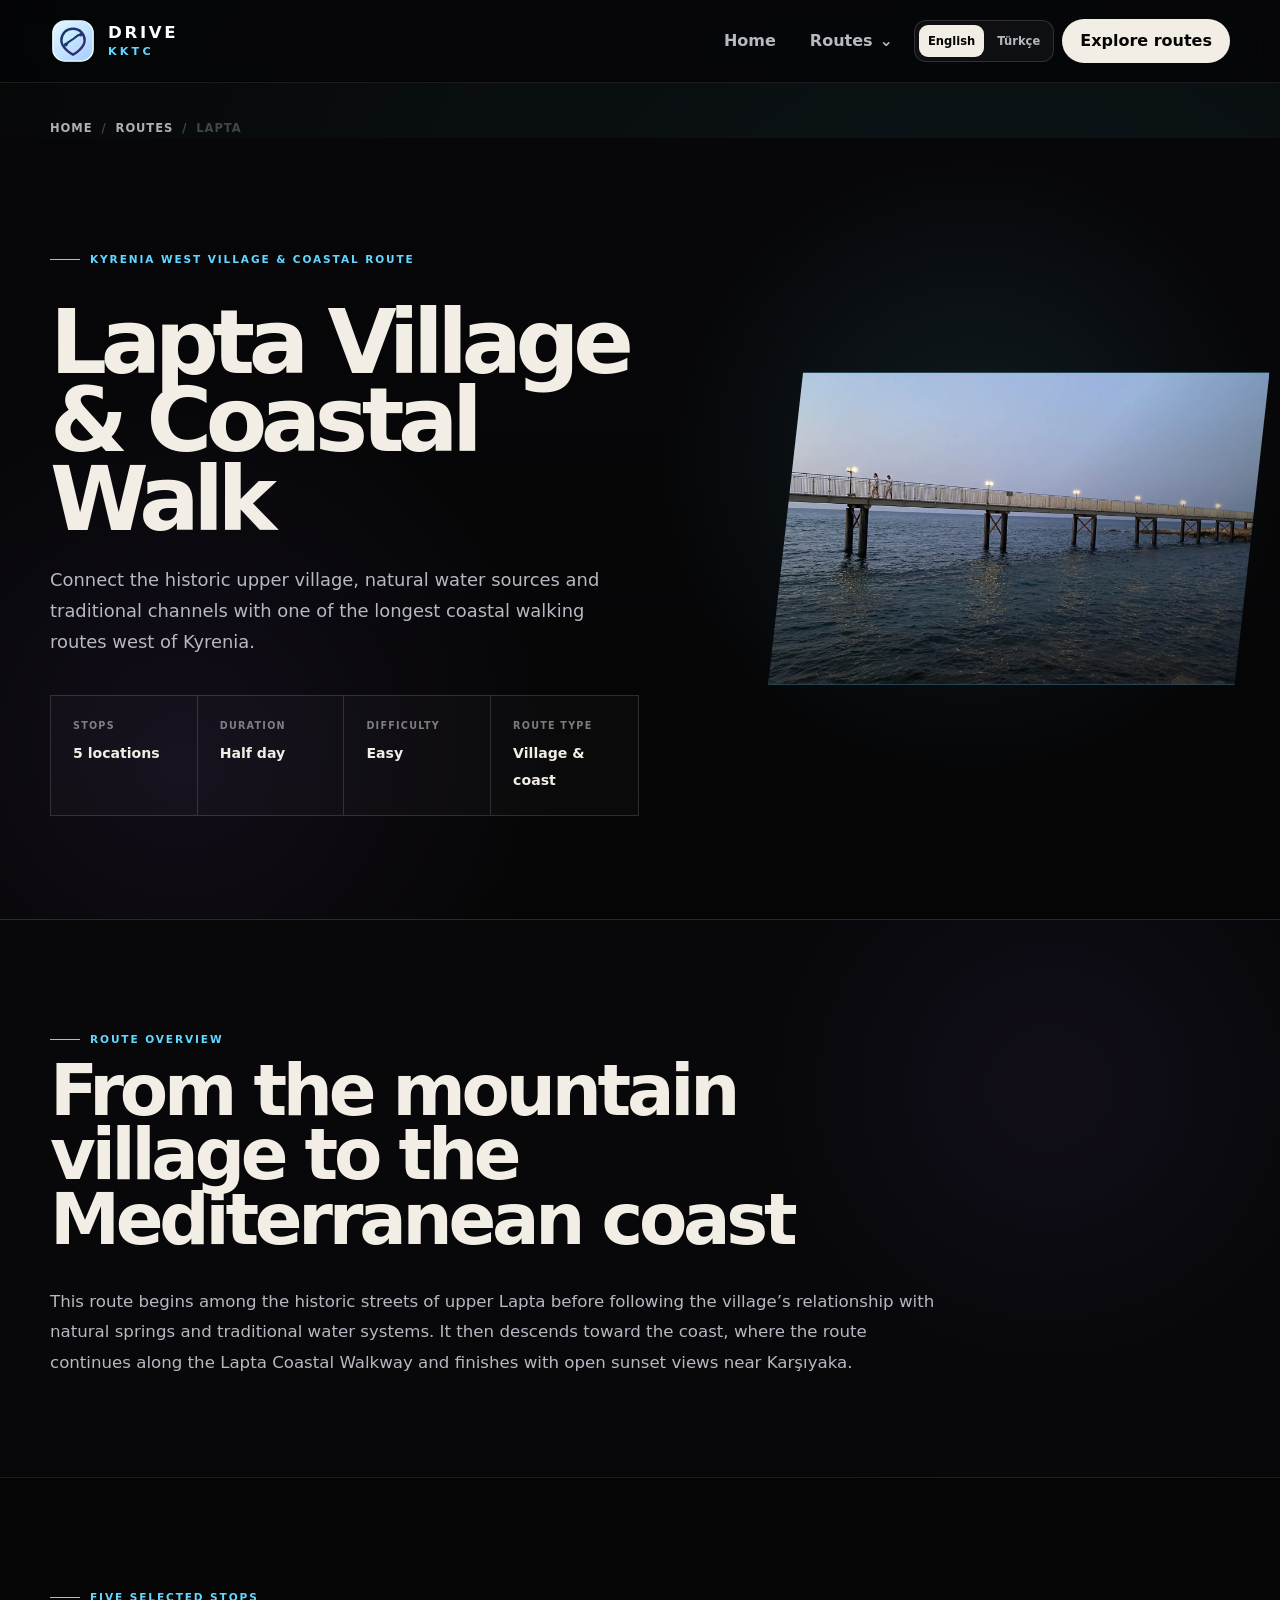
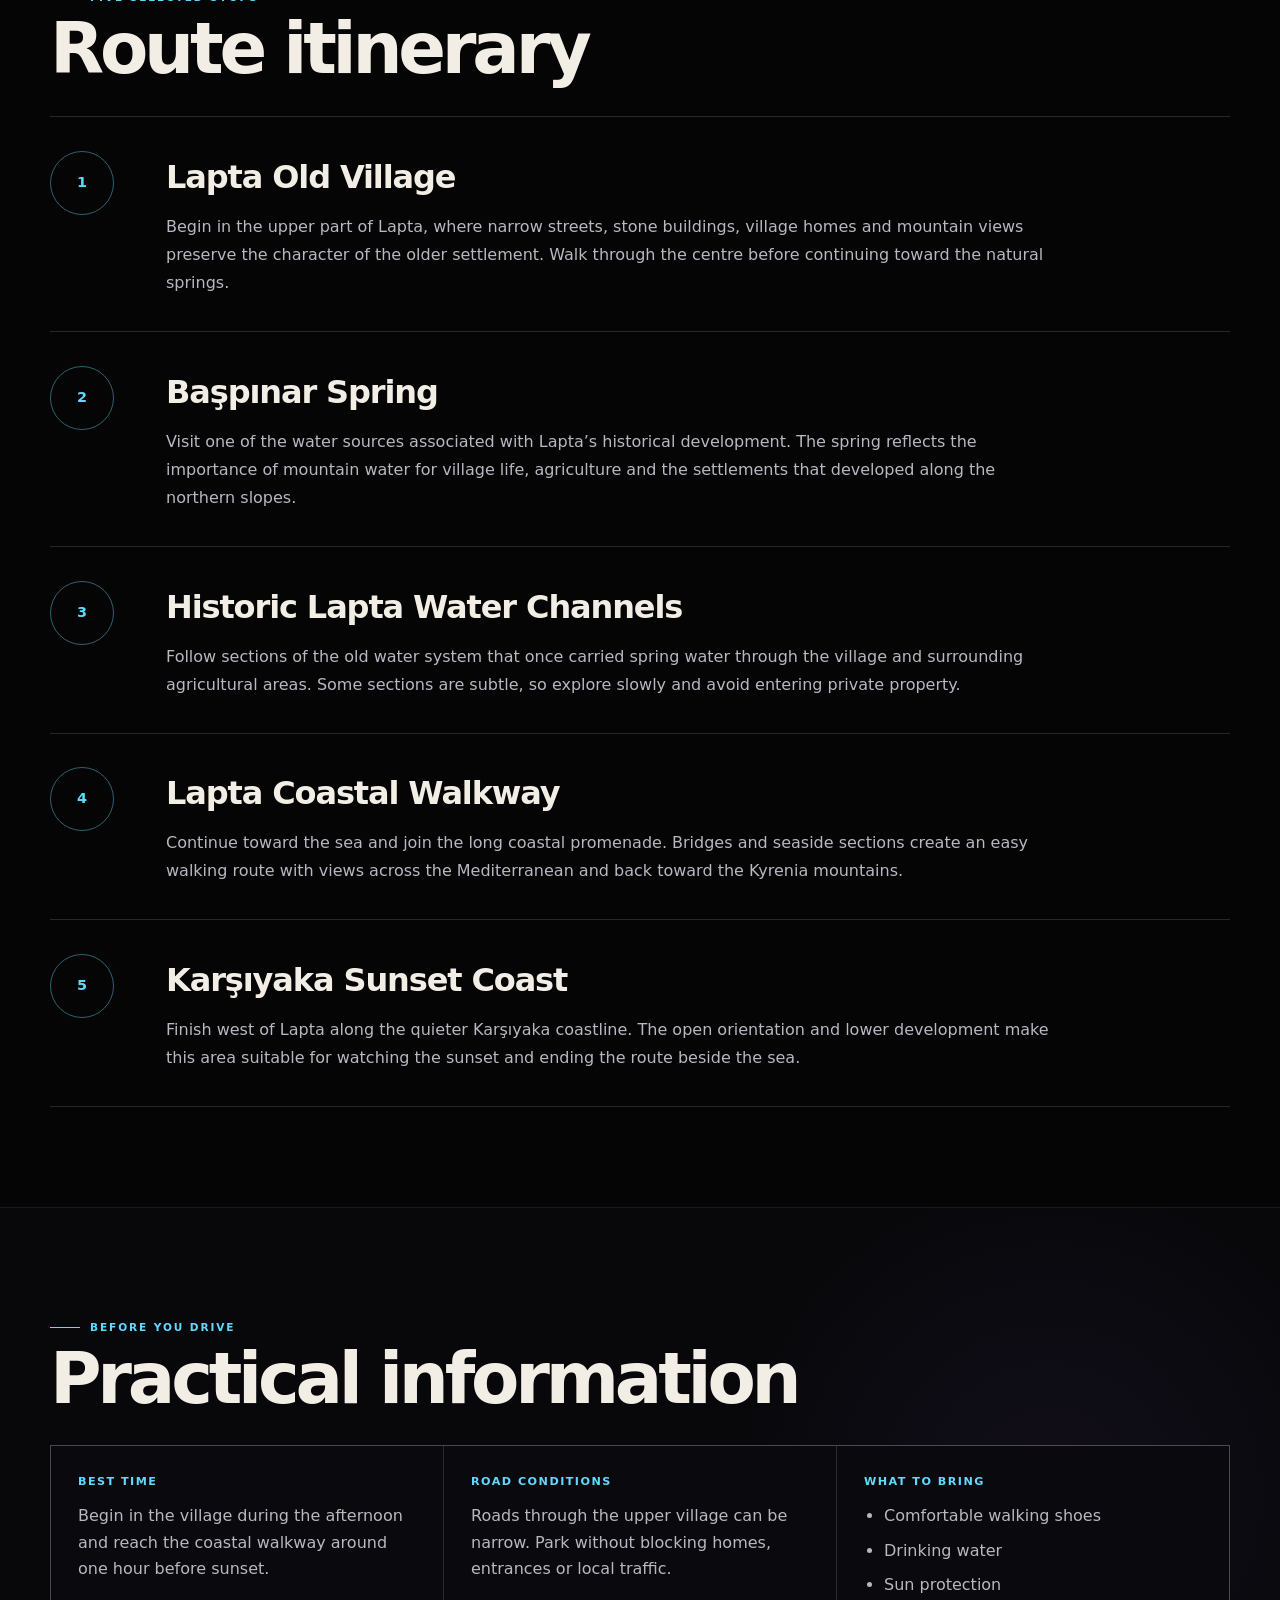
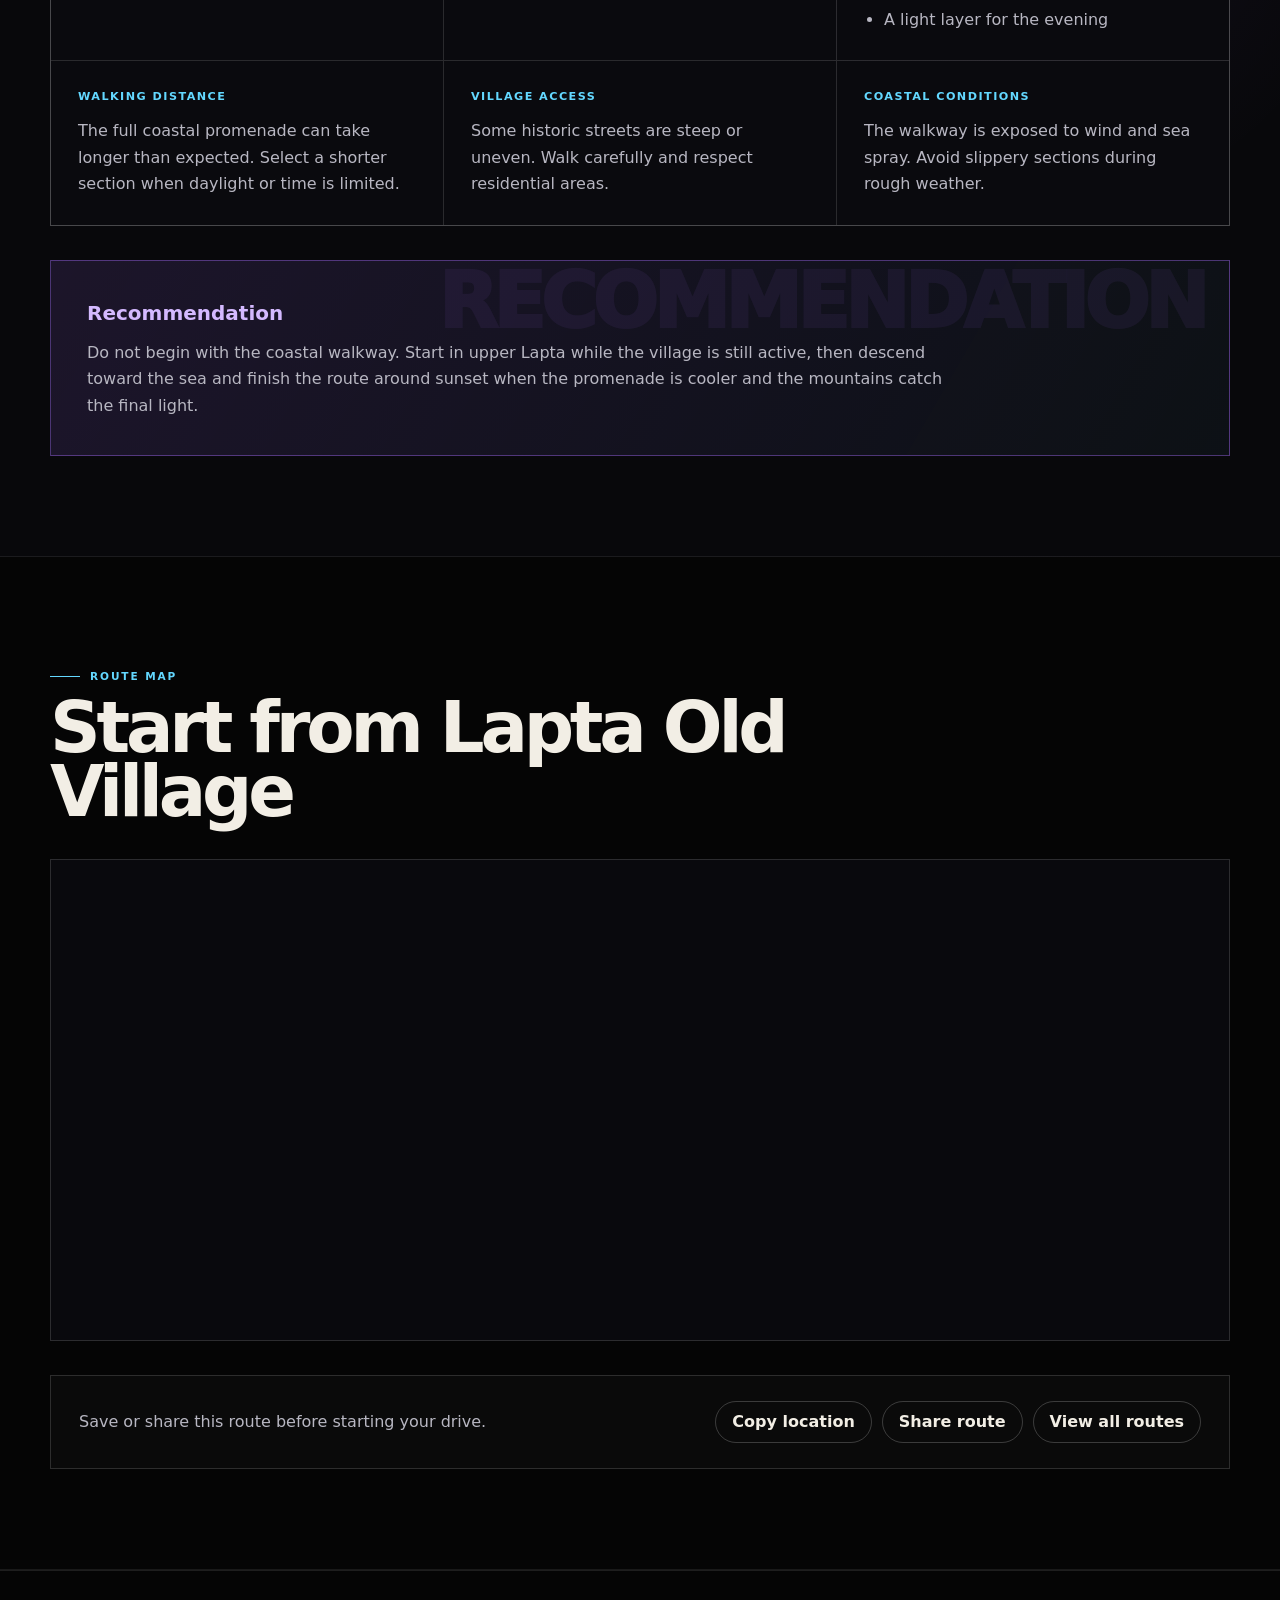
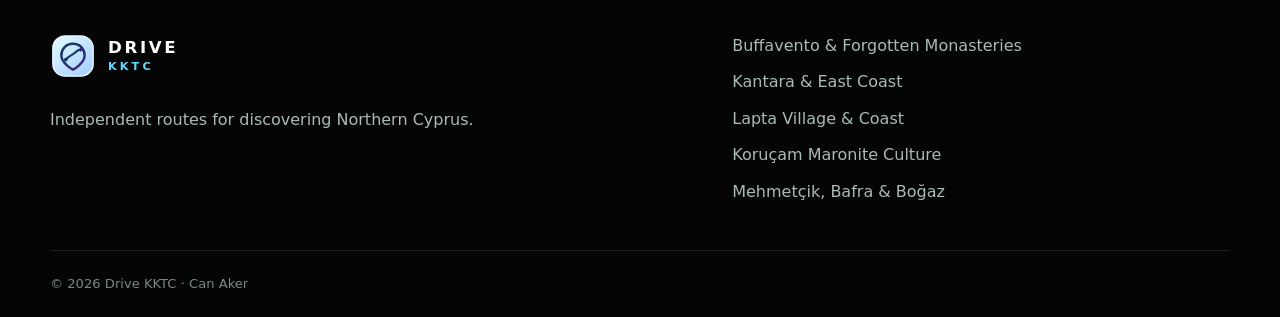
<file: en/routes/lapta-village-coastal-route/index.html>
<!doctype html>
<html lang="en">

<head>
    <meta charset="utf-8">

    <meta
        name="viewport"
        content="width=device-width, initial-scale=1"
    >

    <title>Lapta Village & Coastal Walk | Drive KKTC</title>

    <meta
        name="description"
        content="Explore Lapta Old Village, Başpınar Spring, historic water channels, the coastal walkway and Karşıyaka sunset coast on this five-stop Northern Cyprus route."
    >

    <meta name="robots" content="index, follow">

    <link
        rel="canonical"
        href="/en/routes/lapta-village-coastal-route/"
    >

    <link
        rel="alternate"
        hreflang="en"
        href="/en/routes/lapta-village-coastal-route/"
    >

    <link
        rel="alternate"
        hreflang="tr"
        href="/tr/rotalar/lapta-koy-ve-sahil-rotasi/"
    >

    <link
        rel="alternate"
        hreflang="x-default"
        href="/en/routes/lapta-village-coastal-route/"
    >

    <link
        rel="icon"
        type="image/svg+xml"
        href="../../../favicon.svg"
    >

    <link
        rel="stylesheet"
        href="../../../css/site.css"
    >

    <script
        src="../../../js/components.js"
        defer
    ></script>

    <script
        src="../../../js/site.js"
        defer
    ></script>

    <script type="application/ld+json">
        {
            "@context": "https://schema.org",
            "@type": "TouristTrip",
            "name": "Lapta Village & Coastal Walk",
            "description": "A five-stop village and coastal route through Lapta and Karşıyaka in Northern Cyprus.",
            "touristType": [
                "Cultural travellers",
                "Walking travellers",
                "Coastal road trip travellers"
            ],
            "itinerary": {
                "@type": "ItemList",
                "numberOfItems": 5,
                "itemListElement": [
                    {
                        "@type": "ListItem",
                        "position": 1,
                        "name": "Lapta Old Village"
                    },
                    {
                        "@type": "ListItem",
                        "position": 2,
                        "name": "Başpınar Spring"
                    },
                    {
                        "@type": "ListItem",
                        "position": 3,
                        "name": "Historic Lapta Water Channels"
                    },
                    {
                        "@type": "ListItem",
                        "position": 4,
                        "name": "Lapta Coastal Walkway"
                    },
                    {
                        "@type": "ListItem",
                        "position": 5,
                        "name": "Karşıyaka Sunset Coast"
                    }
                ]
            }
        }
    </script>
</head>

<body
    class="cinematic-route-detail"
    data-locale="en"
    data-page="routes"
    data-route="lapta"
    data-root="../../../"
>
    <div data-site-header></div>

    <main>
        <div class="container">
            <nav
                class="breadcrumbs"
                aria-label="Breadcrumb"
            >
                <a href="../../index.html">
                    Home
                </a>

                <span aria-hidden="true">/</span>

                <a href="../../index.html#routes">
                    Routes
                </a>

                <span aria-hidden="true">/</span>

                <span aria-current="page">
                    Lapta
                </span>
            </nav>
        </div>

        <section class="route-hero">
            <div class="container">
                <div class="route-hero-grid">
                    <div>
                        <p class="eyebrow">
                            Kyrenia West Village &amp; Coastal Route
                        </p>

                        <h1>
                            Lapta Village
                            &amp; Coastal Walk
                        </h1>

                        <p class="route-hero-description">
                            Connect the historic upper village, natural water
                            sources and traditional channels with one of the
                            longest coastal walking routes west of Kyrenia.
                        </p>

                        <div class="route-facts">
                            <div class="route-fact">
                                <small>Stops</small>
                                <strong>5 locations</strong>
                            </div>

                            <div class="route-fact">
                                <small>Duration</small>
                                <strong>Half day</strong>
                            </div>

                            <div class="route-fact">
                                <small>Difficulty</small>
                                <strong>Easy</strong>
                            </div>

                            <div class="route-fact">
                                <small>Route type</small>
                                <strong>Village &amp; coast</strong>
                            </div>
                        </div>
                    </div>

                    <figure class="route-cover">
                        <img
                            src="../../../images/routes/lapta-coastal-walk.webp"
                            alt="Lapta coastal walkway extending above the sea during the evening"
                            width="1920"
                            height="1080"
                            loading="eager"
                            decoding="async"
                        >
                    </figure>
                </div>
            </div>
        </section>

        <section class="section section-dark">
            <div class="container route-content">
                <div>
                    <p class="eyebrow">
                        Route overview
                    </p>

                    <h2>
                        From the mountain village to the Mediterranean coast
                    </h2>
                </div>

                <p class="route-intro">
                    This route begins among the historic streets of upper
                    Lapta before following the village’s relationship with
                    natural springs and traditional water systems. It then
                    descends toward the coast, where the route continues along
                    the Lapta Coastal Walkway and finishes with open sunset
                    views near Karşıyaka.
                </p>
            </div>
        </section>

        <section class="section">
            <div class="container route-content">
                <div>
                    <p class="eyebrow">
                        Five selected stops
                    </p>

                    <h2>
                        Route itinerary
                    </h2>
                </div>

                <div class="stops-list">
                    <article class="stop-card">
                        <div class="stop-number">
                            1
                        </div>

                        <div class="stop-content">
                            <h3>
                                Lapta Old Village
                            </h3>

                            <p>
                                Begin in the upper part of Lapta, where narrow
                                streets, stone buildings, village homes and
                                mountain views preserve the character of the
                                older settlement. Walk through the centre
                                before continuing toward the natural springs.
                            </p>
                        </div>
                    </article>

                    <article class="stop-card">
                        <div class="stop-number">
                            2
                        </div>

                        <div class="stop-content">
                            <h3>
                                Başpınar Spring
                            </h3>

                            <p>
                                Visit one of the water sources associated with
                                Lapta’s historical development. The spring
                                reflects the importance of mountain water for
                                village life, agriculture and the settlements
                                that developed along the northern slopes.
                            </p>
                        </div>
                    </article>

                    <article class="stop-card">
                        <div class="stop-number">
                            3
                        </div>

                        <div class="stop-content">
                            <h3>
                                Historic Lapta Water Channels
                            </h3>

                            <p>
                                Follow sections of the old water system that
                                once carried spring water through the village
                                and surrounding agricultural areas. Some
                                sections are subtle, so explore slowly and
                                avoid entering private property.
                            </p>
                        </div>
                    </article>

                    <article class="stop-card">
                        <div class="stop-number">
                            4
                        </div>

                        <div class="stop-content">
                            <h3>
                                Lapta Coastal Walkway
                            </h3>

                            <p>
                                Continue toward the sea and join the long
                                coastal promenade. Bridges and seaside sections
                                create an easy walking route with views across
                                the Mediterranean and back toward the Kyrenia
                                mountains.
                            </p>
                        </div>
                    </article>

                    <article class="stop-card">
                        <div class="stop-number">
                            5
                        </div>

                        <div class="stop-content">
                            <h3>
                                Karşıyaka Sunset Coast
                            </h3>

                            <p>
                                Finish west of Lapta along the quieter
                                Karşıyaka coastline. The open orientation and
                                lower development make this area suitable for
                                watching the sunset and ending the route beside
                                the sea.
                            </p>
                        </div>
                    </article>
                </div>
            </div>
        </section>

        <section class="section section-dark">
            <div class="container route-content">
                <div>
                    <p class="eyebrow">
                        Before you drive
                    </p>

                    <h2>
                        Practical information
                    </h2>
                </div>

                <div class="practical-grid">
                    <article class="info-card">
                        <h3>
                            Best time
                        </h3>

                        <p>
                            Begin in the village during the afternoon and
                            reach the coastal walkway around one hour before
                            sunset.
                        </p>
                    </article>

                    <article class="info-card">
                        <h3>
                            Road conditions
                        </h3>

                        <p>
                            Roads through the upper village can be narrow.
                            Park without blocking homes, entrances or local
                            traffic.
                        </p>
                    </article>

                    <article class="info-card">
                        <h3>
                            What to bring
                        </h3>

                        <ul>
                            <li>Comfortable walking shoes</li>
                            <li>Drinking water</li>
                            <li>Sun protection</li>
                            <li>A light layer for the evening</li>
                        </ul>
                    </article>

                    <article class="info-card">
                        <h3>
                            Walking distance
                        </h3>

                        <p>
                            The full coastal promenade can take longer than
                            expected. Select a shorter section when daylight
                            or time is limited.
                        </p>
                    </article>

                    <article class="info-card">
                        <h3>
                            Village access
                        </h3>

                        <p>
                            Some historic streets are steep or uneven. Walk
                            carefully and respect residential areas.
                        </p>
                    </article>

                    <article class="info-card">
                        <h3>
                            Coastal conditions
                        </h3>

                        <p>
                            The walkway is exposed to wind and sea spray.
                            Avoid slippery sections during rough weather.
                        </p>
                    </article>
                </div>

                <aside class="insider-tip">
                    <h3>
                        Recommendation
                    </h3>

                    <p>
                        Do not begin with the coastal walkway. Start in upper
                        Lapta while the village is still active, then descend
                        toward the sea and finish the route around sunset when
                        the promenade is cooler and the mountains catch the
                        final light.
                    </p>
                </aside>
            </div>
        </section>

        <section class="section">
            <div class="container route-content">
                <div>
                    <p class="eyebrow">
                        Route map
                    </p>

                    <h2>
                        Start from Lapta Old Village
                    </h2>
                </div>

                <div class="map-frame">
                    <iframe
                        title="Map showing Lapta village in Northern Cyprus"
                        src="https://www.google.com/maps?q=Lapta%2C%20Cyprus&amp;output=embed"
                        loading="lazy"
                        referrerpolicy="no-referrer-when-downgrade"
                        allowfullscreen
                    ></iframe>
                </div>

                <div class="share-bar">
                    <p>
                        Save or share this route before starting your drive.
                    </p>

                    <div class="share-actions">
                        <button
                            class="share-button"
                            type="button"
                            data-copy-link
                            data-success-text="Link copied"
                            data-error-text="Copy failed"
                        >
                            Copy link
                        </button>

                        <button
                            class="share-button"
                            type="button"
                            data-share-page
                            data-share-title="Lapta Village & Coastal Walk"
                            data-share-text="Explore this five-stop village and coastal route through Lapta."
                            data-success-text="Link copied"
                        >
                            Share route
                        </button>

                        <a
                            class="share-button"
                            href="../../index.html#routes"
                        >
                            View all routes
                        </a>
                    </div>
                </div>
            </div>
        </section>
    </main>

    <div data-site-footer></div>
</body>

</html>
</file>
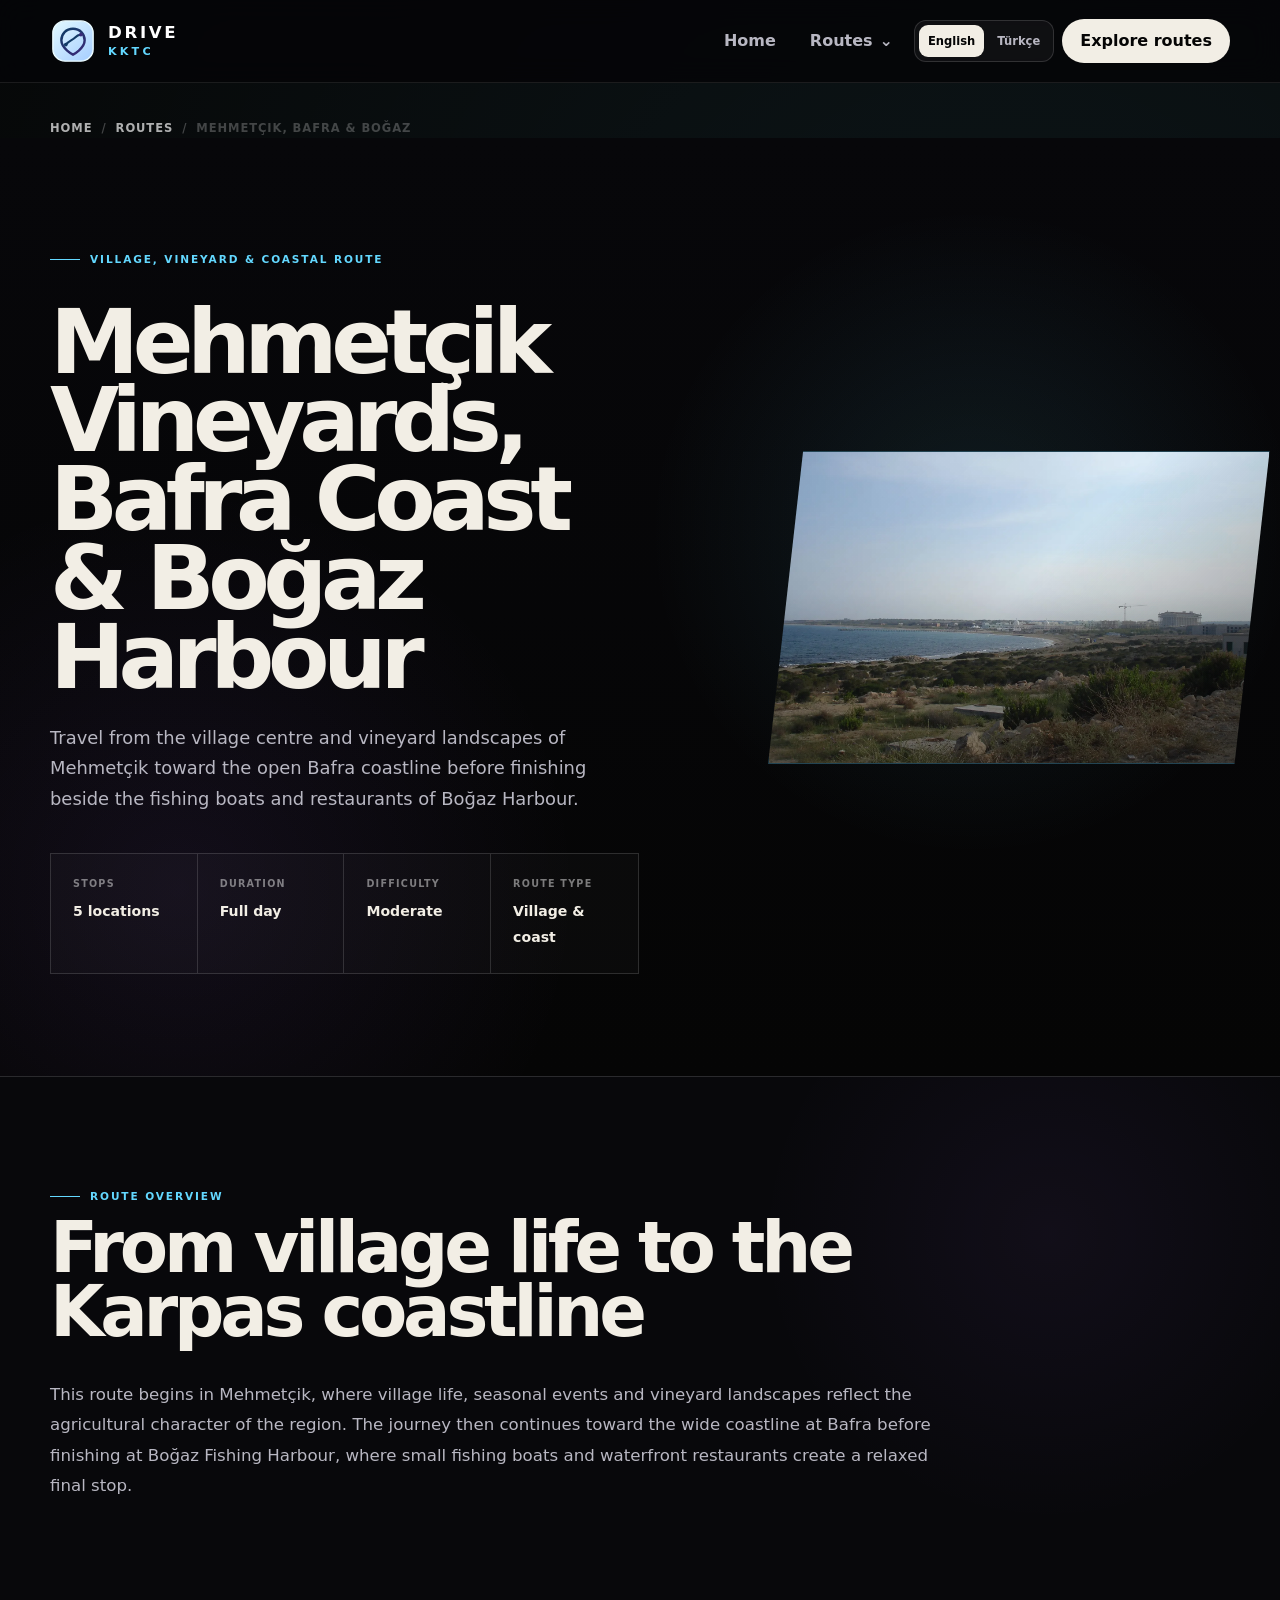
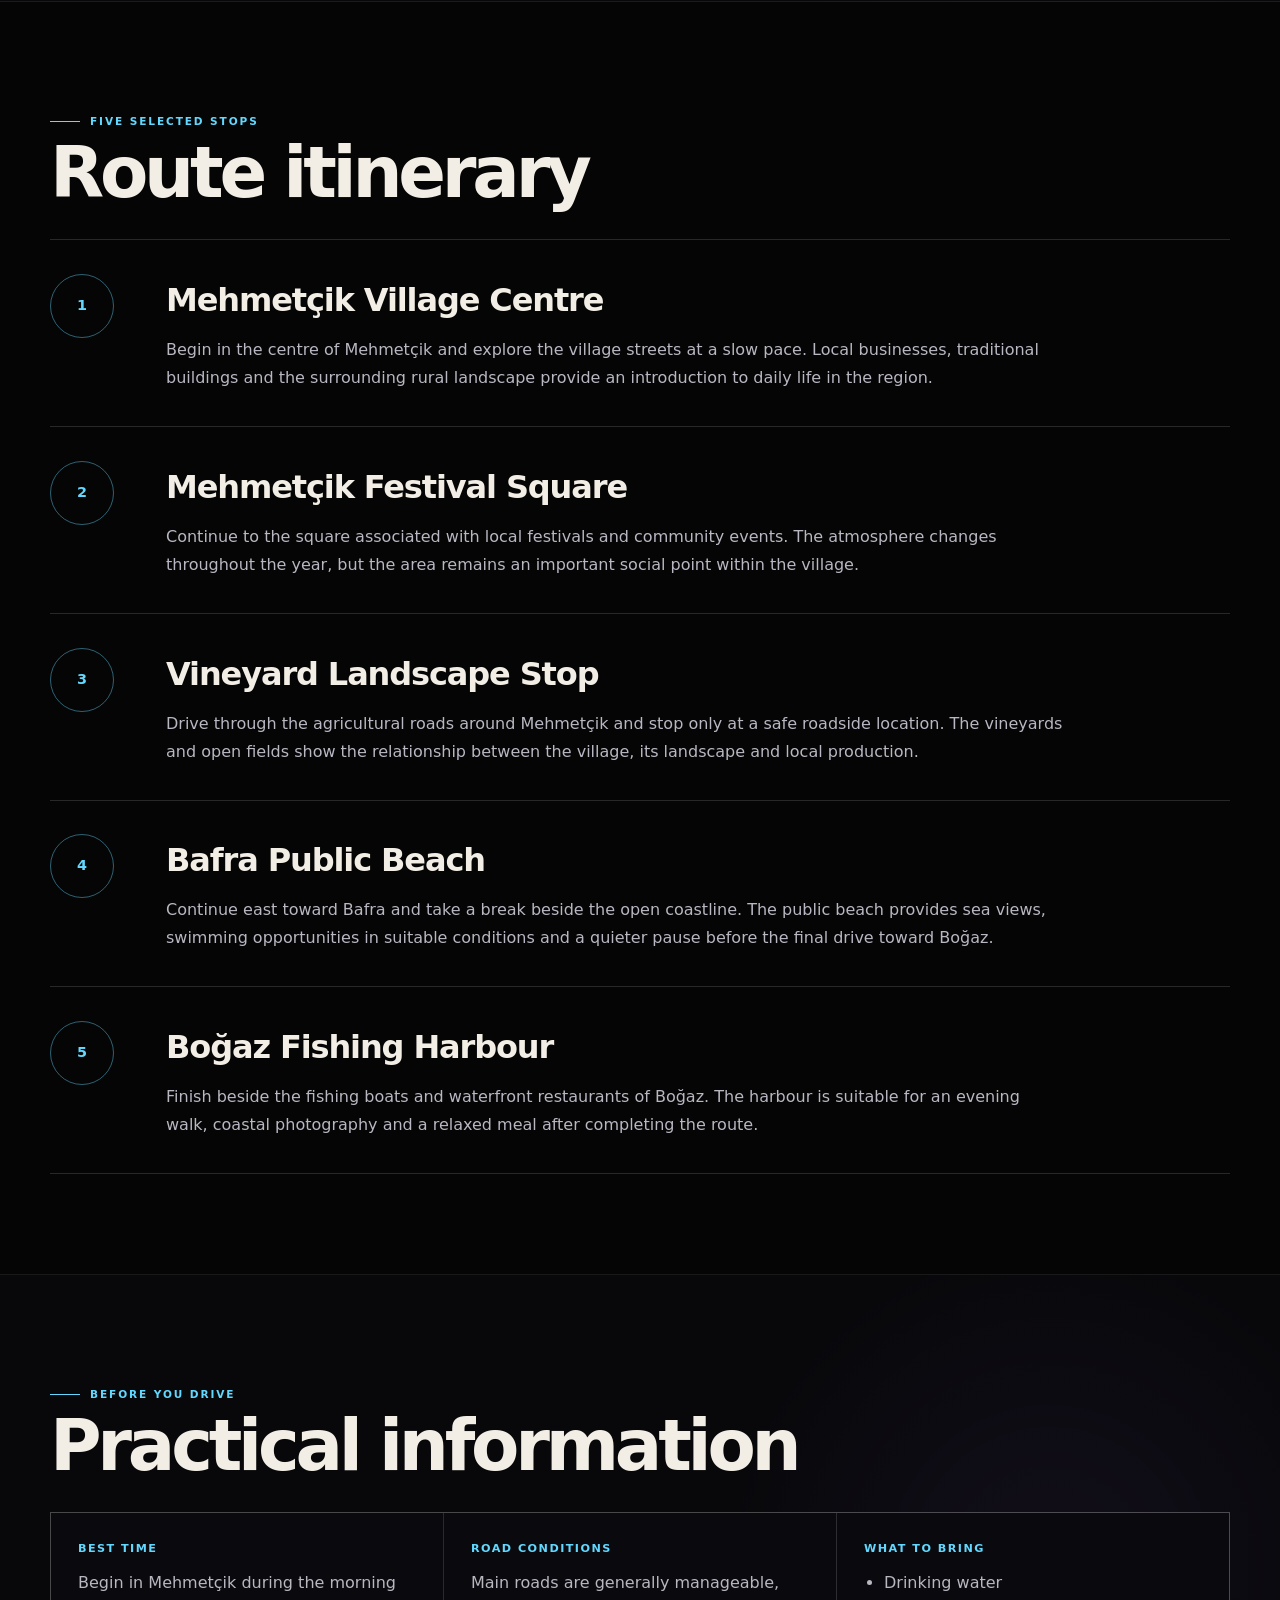
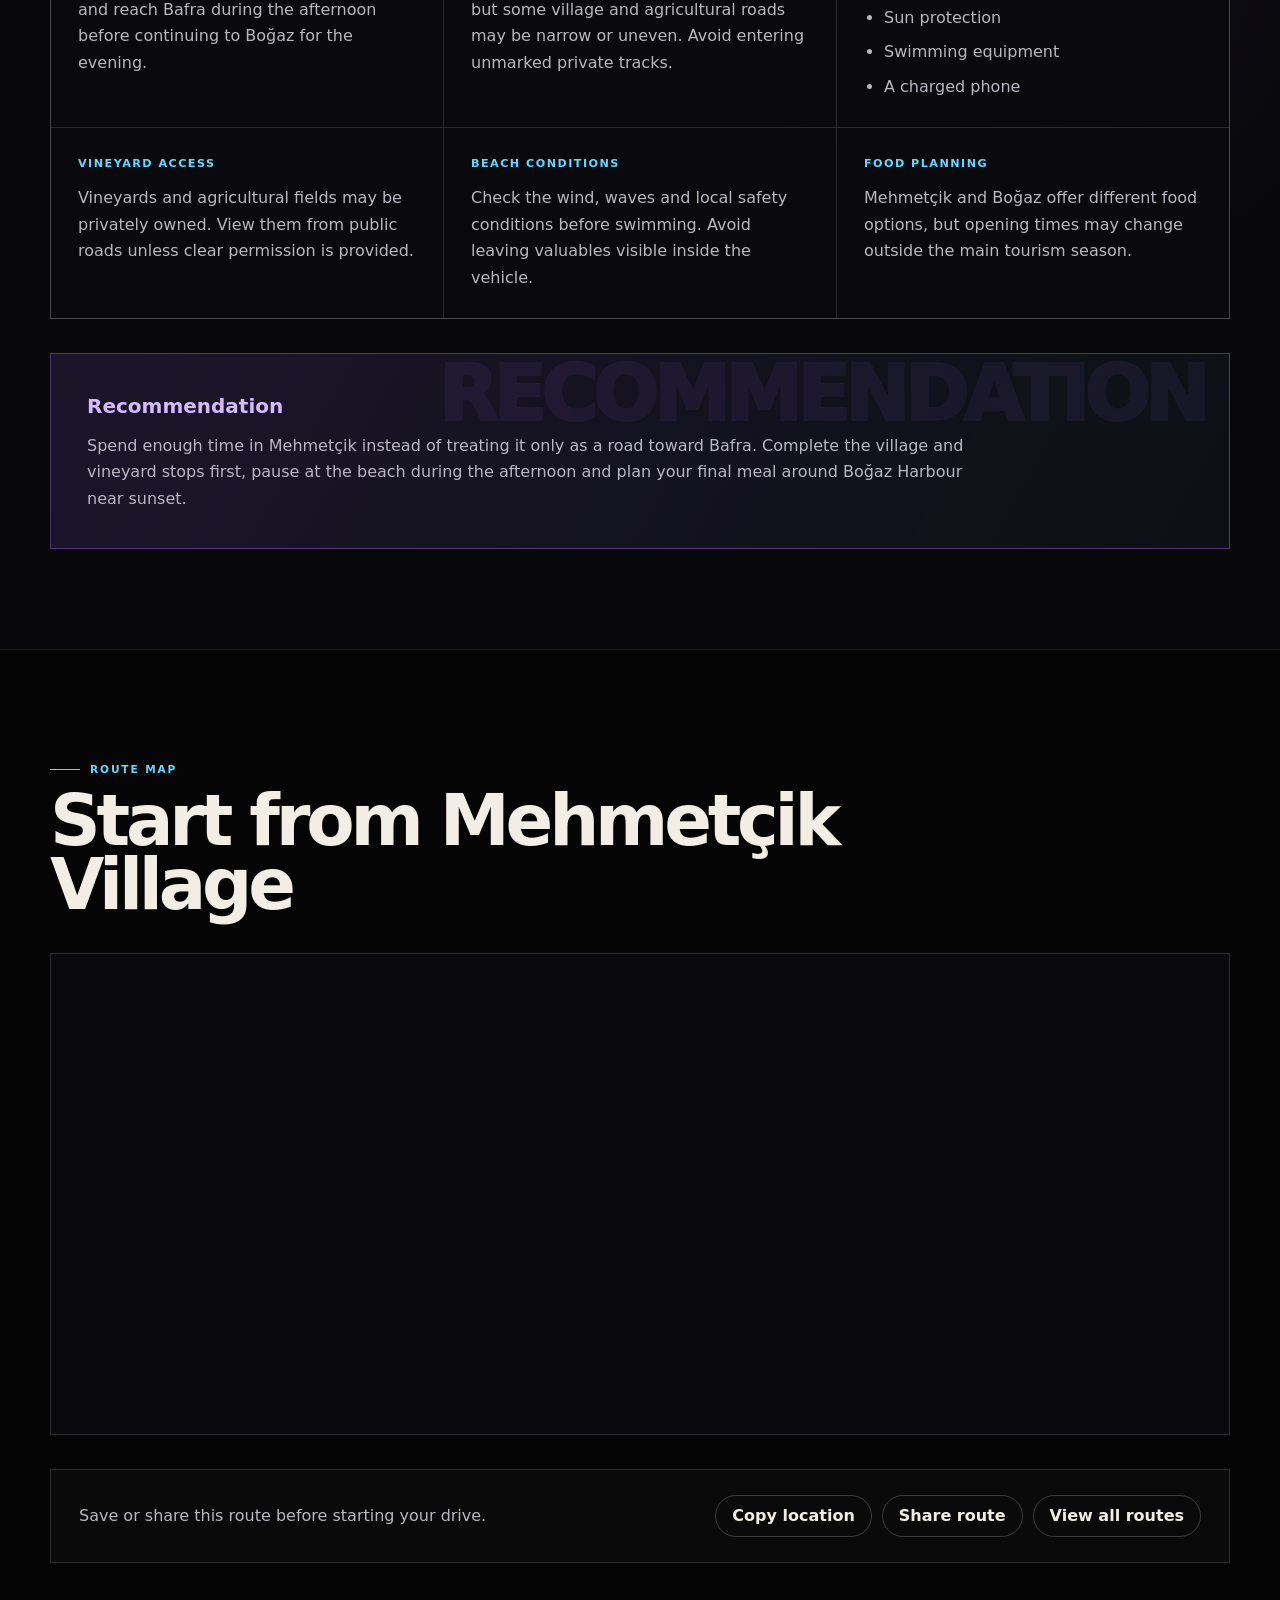
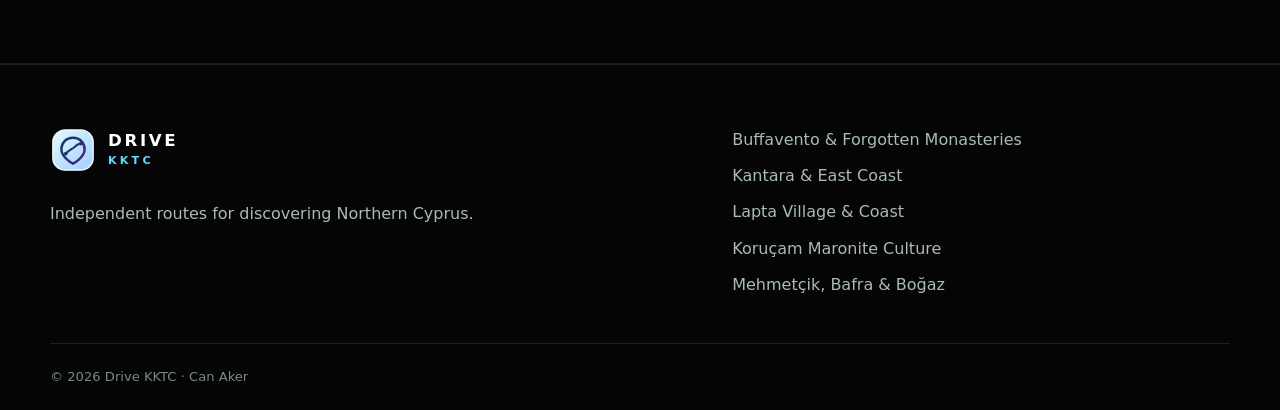
<file: en/routes/mehmetcik-bafra-bogaz-route/index.html>
<!doctype html>
<html lang="en">

<head>
    <meta charset="utf-8">

    <meta
        name="viewport"
        content="width=device-width, initial-scale=1"
    >

    <title>
        Mehmetçik Vineyards, Bafra Coast & Boğaz Harbour | Drive KKTC
    </title>

    <meta
        name="description"
        content="Explore Mehmetçik village, its festival square, vineyard landscapes, Bafra Public Beach and Boğaz Fishing Harbour on this five-stop Northern Cyprus route."
    >

    <meta name="robots" content="index, follow">

    <link
        rel="canonical"
        href="/en/routes/mehmetcik-bafra-bogaz-route/"
    >

    <link
        rel="alternate"
        hreflang="en"
        href="/en/routes/mehmetcik-bafra-bogaz-route/"
    >

    <link
        rel="alternate"
        hreflang="tr"
        href="/tr/rotalar/mehmetcik-bafra-bogaz-rotasi/"
    >

    <link
        rel="alternate"
        hreflang="x-default"
        href="/en/routes/mehmetcik-bafra-bogaz-route/"
    >

    <link
        rel="icon"
        type="image/svg+xml"
        href="../../../favicon.svg"
    >

    <link
        rel="stylesheet"
        href="../../../css/site.css"
    >

    <script
        src="../../../js/components.js"
        defer
    ></script>

    <script
        src="../../../js/site.js"
        defer
    ></script>

    <script type="application/ld+json">
        {
            "@context": "https://schema.org",
            "@type": "TouristTrip",
            "name": "Mehmetçik Vineyards, Bafra Coast & Boğaz Harbour",
            "description": "A five-stop village, vineyard and coastal driving route through Mehmetçik, Bafra and Boğaz in Northern Cyprus.",
            "touristType": [
                "Cultural travellers",
                "Coastal road trip travellers",
                "Food travellers",
                "Photography travellers"
            ],
            "itinerary": {
                "@type": "ItemList",
                "numberOfItems": 5,
                "itemListElement": [
                    {
                        "@type": "ListItem",
                        "position": 1,
                        "name": "Mehmetçik Village Centre"
                    },
                    {
                        "@type": "ListItem",
                        "position": 2,
                        "name": "Mehmetçik Festival Square"
                    },
                    {
                        "@type": "ListItem",
                        "position": 3,
                        "name": "Vineyard Landscape Stop"
                    },
                    {
                        "@type": "ListItem",
                        "position": 4,
                        "name": "Bafra Public Beach"
                    },
                    {
                        "@type": "ListItem",
                        "position": 5,
                        "name": "Boğaz Fishing Harbour"
                    }
                ]
            }
        }
    </script>
</head>

<body
    class="cinematic-route-detail"
    data-locale="en"
    data-page="routes"
    data-route="mehmetcik"
    data-root="../../../"
>
    <div data-site-header></div>

    <main>
        <div class="container">
            <nav
                class="breadcrumbs"
                aria-label="Breadcrumb"
            >
                <a href="../../index.html">
                    Home
                </a>

                <span aria-hidden="true">/</span>

                <a href="../../index.html#routes">
                    Routes
                </a>

                <span aria-hidden="true">/</span>

                <span aria-current="page">
                    Mehmetçik, Bafra &amp; Boğaz
                </span>
            </nav>
        </div>

        <section class="route-hero">
            <div class="container">
                <div class="route-hero-grid">
                    <div>
                        <p class="eyebrow">
                            Village, Vineyard &amp; Coastal Route
                        </p>

                        <h1>
                            Mehmetçik Vineyards,
                            Bafra Coast &amp; Boğaz Harbour
                        </h1>

                        <p class="route-hero-description">
                            Travel from the village centre and vineyard
                            landscapes of Mehmetçik toward the open Bafra
                            coastline before finishing beside the fishing
                            boats and restaurants of Boğaz Harbour.
                        </p>

                        <div class="route-facts">
                            <div class="route-fact">
                                <small>Stops</small>
                                <strong>5 locations</strong>
                            </div>

                            <div class="route-fact">
                                <small>Duration</small>
                                <strong>Full day</strong>
                            </div>

                            <div class="route-fact">
                                <small>Difficulty</small>
                                <strong>Moderate</strong>
                            </div>

                            <div class="route-fact">
                                <small>Route type</small>
                                <strong>Village &amp; coast</strong>
                            </div>
                        </div>
                    </div>

                    <figure class="route-cover">
                        <img
                            src="../../../images/routes/mehmetcik-bafra-bogaz.webp"
                            alt="The open Bafra coastline and blue sea on the eastern side of Northern Cyprus"
                            width="1920"
                            height="1080"
                            loading="eager"
                            decoding="async"
                        >
                    </figure>
                </div>
            </div>
        </section>

        <section class="section section-dark">
            <div class="container route-content">
                <div>
                    <p class="eyebrow">
                        Route overview
                    </p>

                    <h2>
                        From village life to the Karpas coastline
                    </h2>
                </div>

                <p class="route-intro">
                    This route begins in Mehmetçik, where village life,
                    seasonal events and vineyard landscapes reflect the
                    agricultural character of the region. The journey then
                    continues toward the wide coastline at Bafra before
                    finishing at Boğaz Fishing Harbour, where small fishing
                    boats and waterfront restaurants create a relaxed final
                    stop.
                </p>
            </div>
        </section>

        <section class="section">
            <div class="container route-content">
                <div>
                    <p class="eyebrow">
                        Five selected stops
                    </p>

                    <h2>
                        Route itinerary
                    </h2>
                </div>

                <div class="stops-list">
                    <article class="stop-card">
                        <div class="stop-number">
                            1
                        </div>

                        <div class="stop-content">
                            <h3>
                                Mehmetçik Village Centre
                            </h3>

                            <p>
                                Begin in the centre of Mehmetçik and explore
                                the village streets at a slow pace. Local
                                businesses, traditional buildings and the
                                surrounding rural landscape provide an
                                introduction to daily life in the region.
                            </p>
                        </div>
                    </article>

                    <article class="stop-card">
                        <div class="stop-number">
                            2
                        </div>

                        <div class="stop-content">
                            <h3>
                                Mehmetçik Festival Square
                            </h3>

                            <p>
                                Continue to the square associated with local
                                festivals and community events. The atmosphere
                                changes throughout the year, but the area
                                remains an important social point within the
                                village.
                            </p>
                        </div>
                    </article>

                    <article class="stop-card">
                        <div class="stop-number">
                            3
                        </div>

                        <div class="stop-content">
                            <h3>
                                Vineyard Landscape Stop
                            </h3>

                            <p>
                                Drive through the agricultural roads around
                                Mehmetçik and stop only at a safe roadside
                                location. The vineyards and open fields show
                                the relationship between the village, its
                                landscape and local production.
                            </p>
                        </div>
                    </article>

                    <article class="stop-card">
                        <div class="stop-number">
                            4
                        </div>

                        <div class="stop-content">
                            <h3>
                                Bafra Public Beach
                            </h3>

                            <p>
                                Continue east toward Bafra and take a break
                                beside the open coastline. The public beach
                                provides sea views, swimming opportunities in
                                suitable conditions and a quieter pause before
                                the final drive toward Boğaz.
                            </p>
                        </div>
                    </article>

                    <article class="stop-card">
                        <div class="stop-number">
                            5
                        </div>

                        <div class="stop-content">
                            <h3>
                                Boğaz Fishing Harbour
                            </h3>

                            <p>
                                Finish beside the fishing boats and waterfront
                                restaurants of Boğaz. The harbour is suitable
                                for an evening walk, coastal photography and a
                                relaxed meal after completing the route.
                            </p>
                        </div>
                    </article>
                </div>
            </div>
        </section>

        <section class="section section-dark">
            <div class="container route-content">
                <div>
                    <p class="eyebrow">
                        Before you drive
                    </p>

                    <h2>
                        Practical information
                    </h2>
                </div>

                <div class="practical-grid">
                    <article class="info-card">
                        <h3>
                            Best time
                        </h3>

                        <p>
                            Begin in Mehmetçik during the morning and reach
                            Bafra during the afternoon before continuing to
                            Boğaz for the evening.
                        </p>
                    </article>

                    <article class="info-card">
                        <h3>
                            Road conditions
                        </h3>

                        <p>
                            Main roads are generally manageable, but some
                            village and agricultural roads may be narrow or
                            uneven. Avoid entering unmarked private tracks.
                        </p>
                    </article>

                    <article class="info-card">
                        <h3>
                            What to bring
                        </h3>

                        <ul>
                            <li>Drinking water</li>
                            <li>Sun protection</li>
                            <li>Swimming equipment</li>
                            <li>A charged phone</li>
                        </ul>
                    </article>

                    <article class="info-card">
                        <h3>
                            Vineyard access
                        </h3>

                        <p>
                            Vineyards and agricultural fields may be privately
                            owned. View them from public roads unless clear
                            permission is provided.
                        </p>
                    </article>

                    <article class="info-card">
                        <h3>
                            Beach conditions
                        </h3>

                        <p>
                            Check the wind, waves and local safety conditions
                            before swimming. Avoid leaving valuables visible
                            inside the vehicle.
                        </p>
                    </article>

                    <article class="info-card">
                        <h3>
                            Food planning
                        </h3>

                        <p>
                            Mehmetçik and Boğaz offer different food options,
                            but opening times may change outside the main
                            tourism season.
                        </p>
                    </article>
                </div>

                <aside class="insider-tip">
                    <h3>
                        Recommendation
                    </h3>

                    <p>
                        Spend enough time in Mehmetçik instead of treating it
                        only as a road toward Bafra. Complete the village and
                        vineyard stops first, pause at the beach during the
                        afternoon and plan your final meal around Boğaz
                        Harbour near sunset.
                    </p>
                </aside>
            </div>
        </section>

        <section class="section">
            <div class="container route-content">
                <div>
                    <p class="eyebrow">
                        Route map
                    </p>

                    <h2>
                        Start from Mehmetçik Village
                    </h2>
                </div>

                <div class="map-frame">
                    <iframe
                        title="Map showing Mehmetçik village in Northern Cyprus"
                        src="https://www.google.com/maps?q=Mehmetcik%2C%20Cyprus&amp;output=embed"
                        loading="lazy"
                        referrerpolicy="no-referrer-when-downgrade"
                        allowfullscreen
                    ></iframe>
                </div>

                <div class="share-bar">
                    <p>
                        Save or share this route before starting your drive.
                    </p>

                    <div class="share-actions">
                        <button
                            class="share-button"
                            type="button"
                            data-copy-link
                            data-success-text="Link copied"
                            data-error-text="Copy failed"
                        >
                            Copy link
                        </button>

                        <button
                            class="share-button"
                            type="button"
                            data-share-page
                            data-share-title="Mehmetçik Vineyards, Bafra Coast & Boğaz Harbour"
                            data-share-text="Explore this five-stop village, vineyard and coastal route through eastern Northern Cyprus."
                            data-success-text="Link copied"
                        >
                            Share route
                        </button>

                        <a
                            class="share-button"
                            href="../../index.html#routes"
                        >
                            View all routes
                        </a>
                    </div>
                </div>
            </div>
        </section>
    </main>

    <div data-site-footer></div>
</body>

</html>
</file>
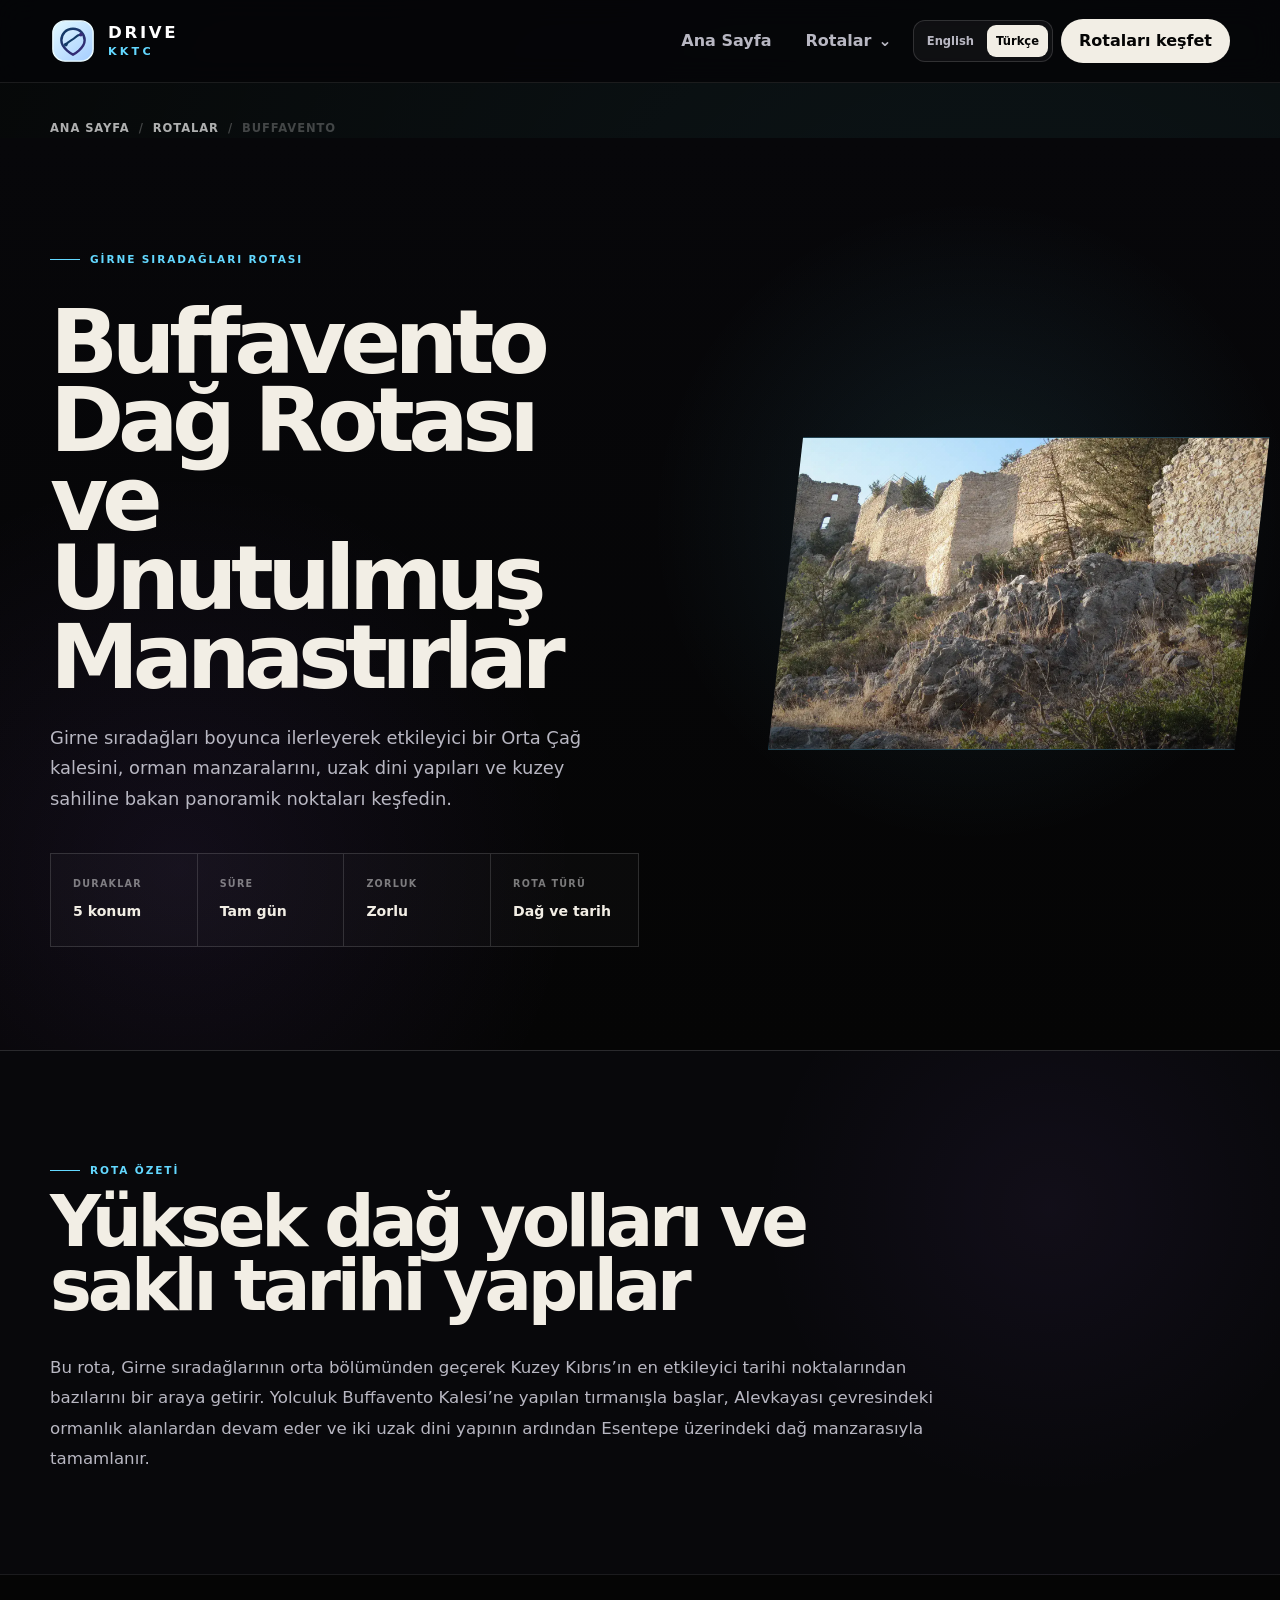
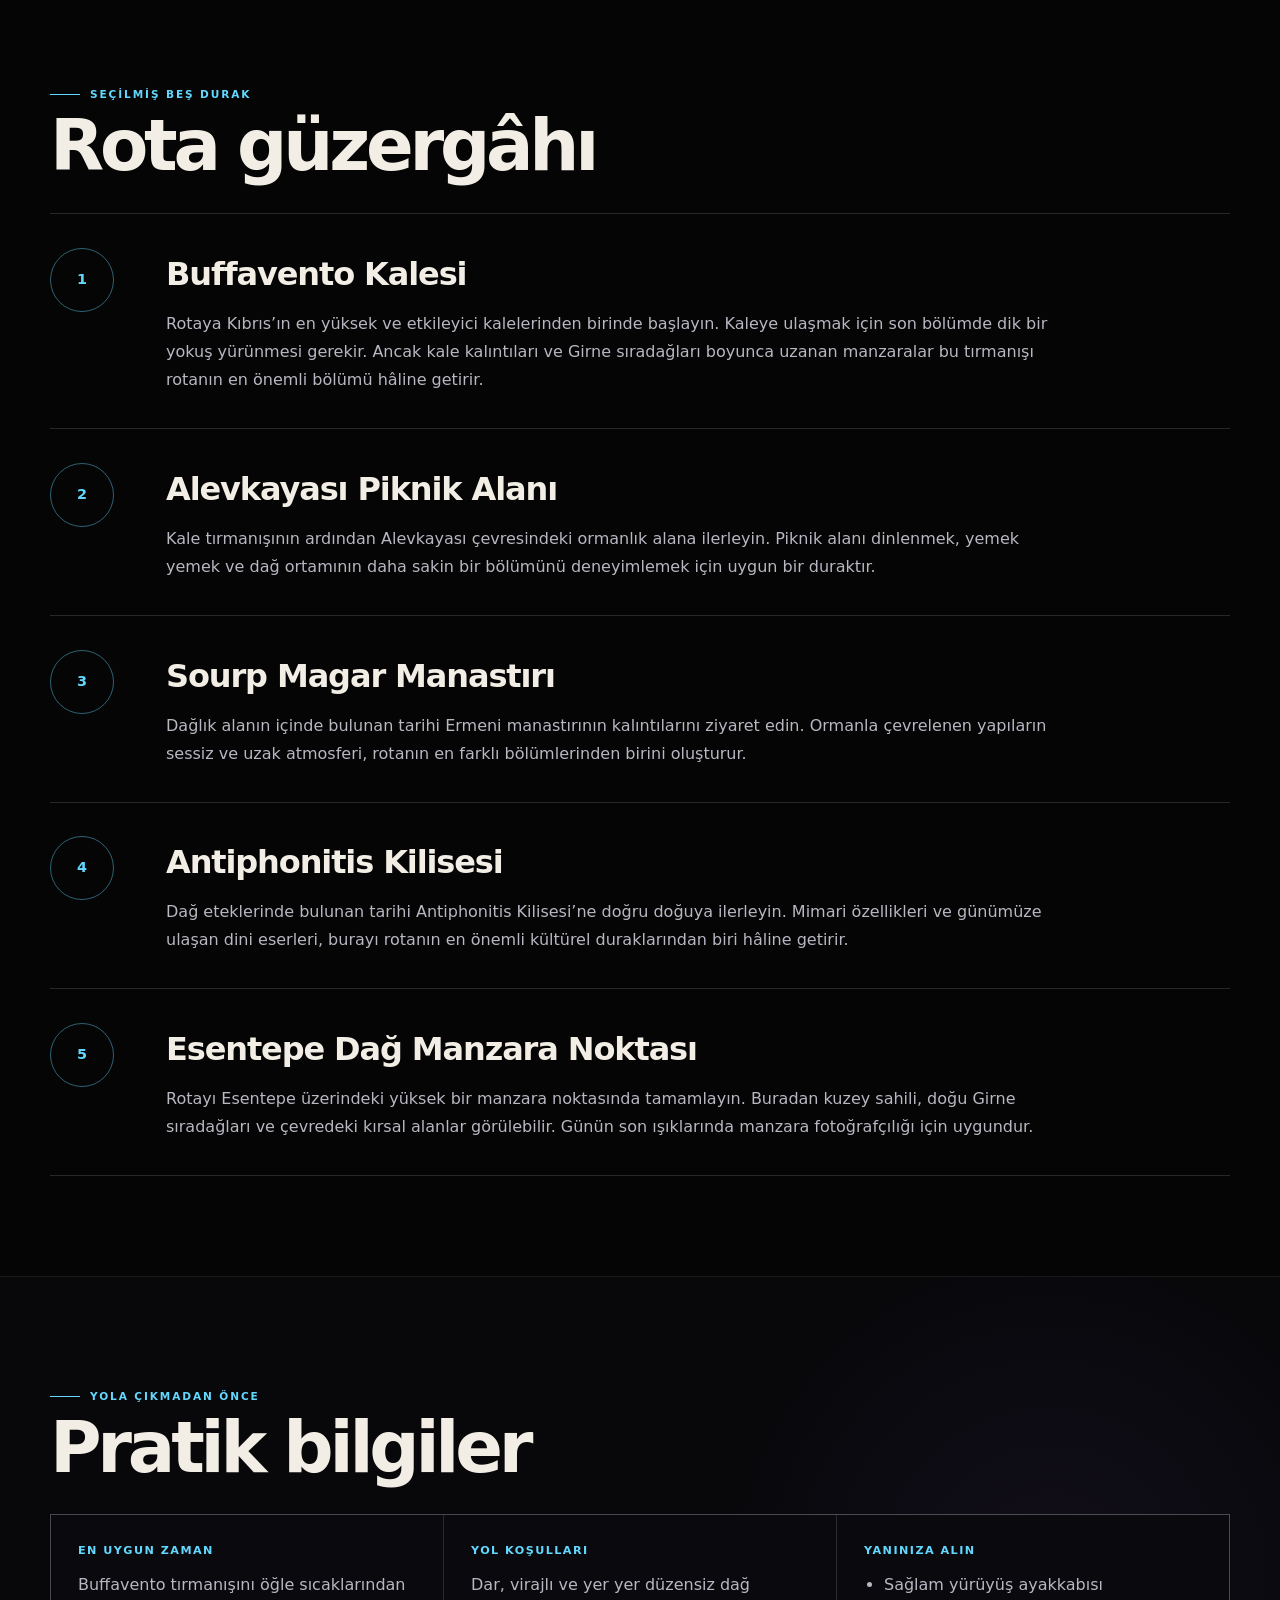
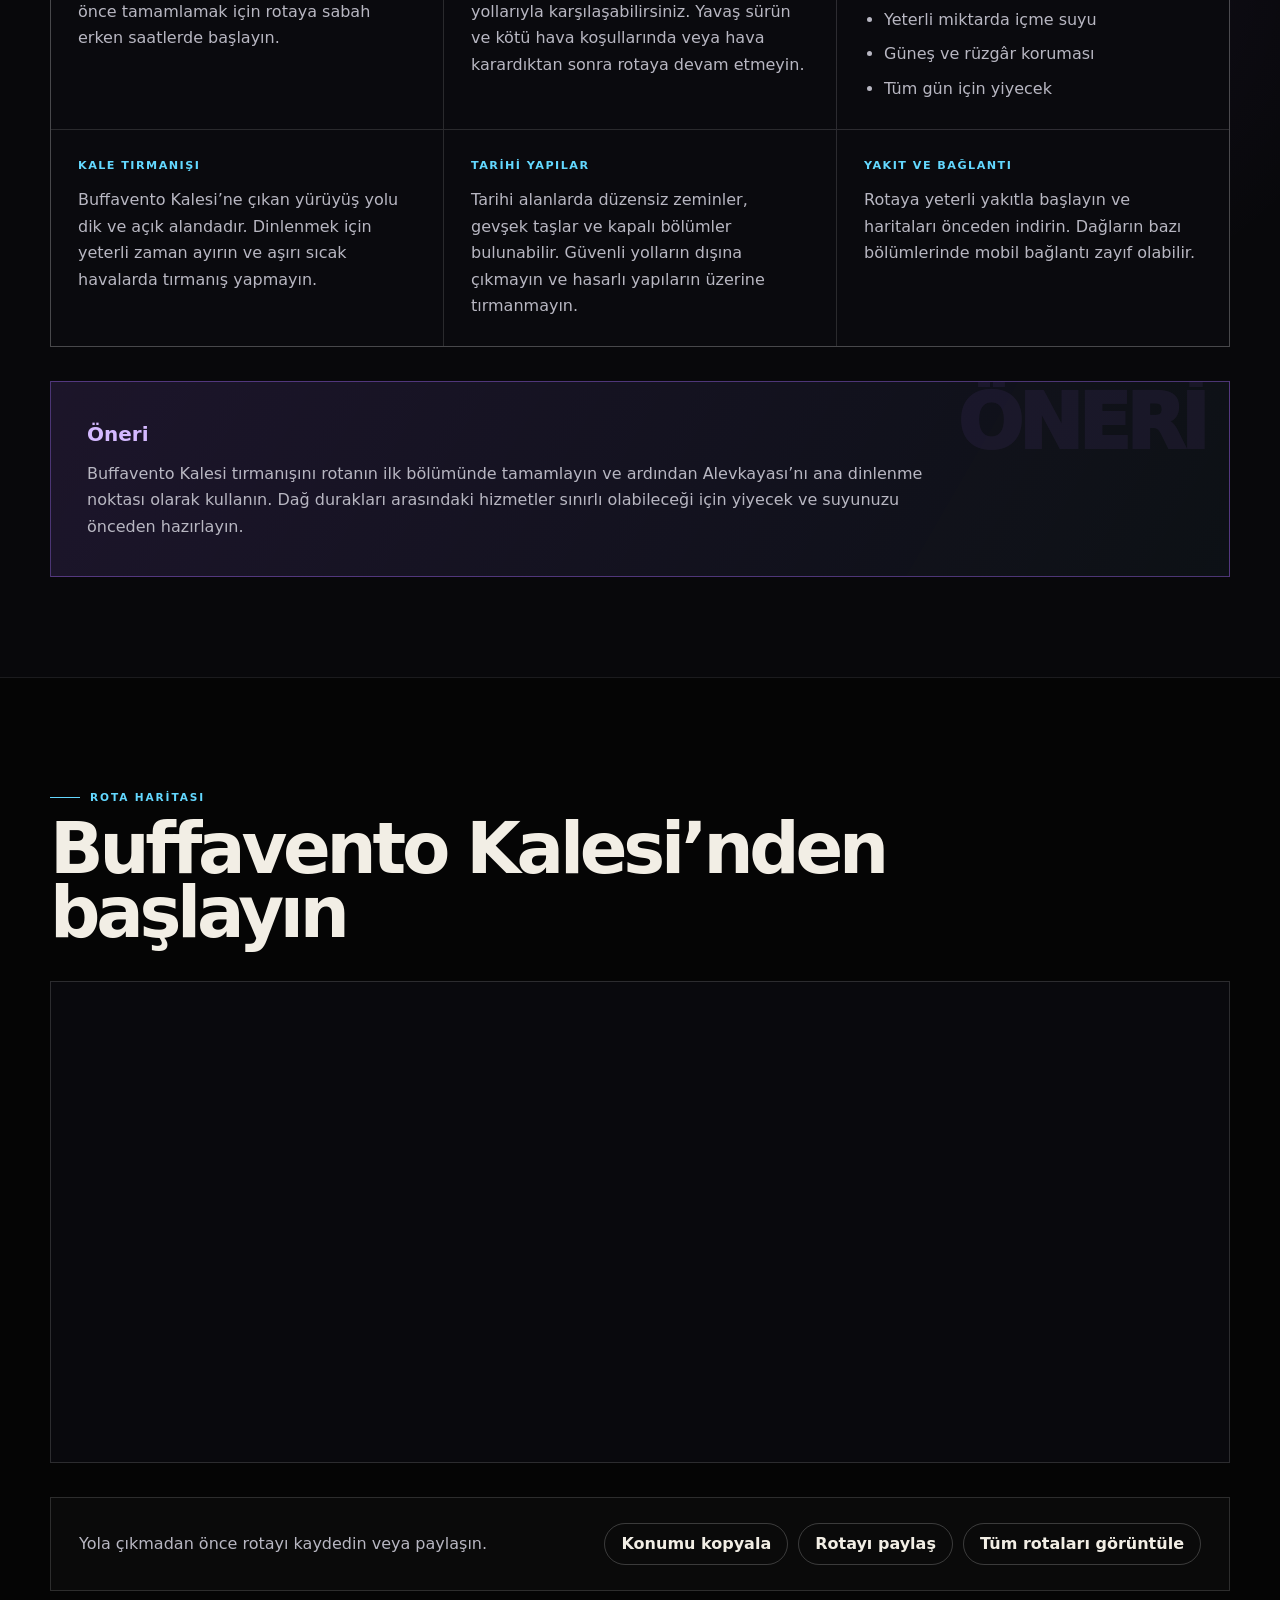
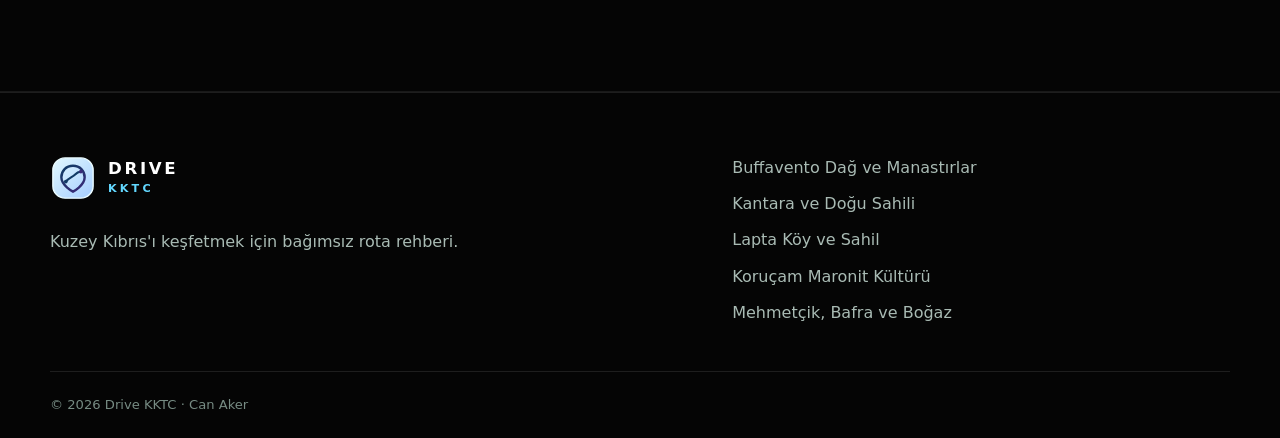
<file: tr/rotalar/buffavento-dag-ve-manastir-rotasi/index.html>
<!doctype html>
<html lang="tr">

<head>
    <meta charset="utf-8">

    <meta
        name="viewport"
        content="width=device-width, initial-scale=1"
    >

    <title>
        Buffavento Dağ Rotası ve Unutulmuş Manastırlar | Drive KKTC
    </title>

    <meta
        name="description"
        content="Buffavento Kalesi, Alevkayası Piknik Alanı, Sourp Magar Manastırı, Antiphonitis Kilisesi ve Esentepe manzara noktasını içeren beş duraklı Kuzey Kıbrıs dağ rotasını keşfedin."
    >

    <meta name="robots" content="index, follow">

    <link
        rel="canonical"
        href="/tr/rotalar/buffavento-dag-ve-manastir-rotasi/"
    >

    <link
        rel="alternate"
        hreflang="en"
        href="/en/routes/buffavento-mountain-route/"
    >

    <link
        rel="alternate"
        hreflang="tr"
        href="/tr/rotalar/buffavento-dag-ve-manastir-rotasi/"
    >

    <link
        rel="alternate"
        hreflang="x-default"
        href="/en/routes/buffavento-mountain-route/"
    >

    <link
        rel="icon"
        type="image/svg+xml"
        href="../../../favicon.svg"
    >

    <link
        rel="stylesheet"
        href="../../../css/site.css"
    >

    <script
        src="../../../js/components.js"
        defer
    ></script>

    <script
        src="../../../js/site.js"
        defer
    ></script>

    <script type="application/ld+json">
        {
            "@context": "https://schema.org",
            "@type": "TouristTrip",
            "name": "Buffavento Dağ Rotası ve Unutulmuş Manastırlar",
            "description": "Buffavento, Alevkayası, Sourp Magar, Antiphonitis ve Esentepe boyunca uzanan beş duraklı dağ ve tarih rotası.",
            "touristType": [
                "Dağ gezginleri",
                "Tarih gezginleri",
                "Fotoğraf gezginleri",
                "Karayolu gezginleri"
            ],
            "itinerary": {
                "@type": "ItemList",
                "numberOfItems": 5,
                "itemListElement": [
                    {
                        "@type": "ListItem",
                        "position": 1,
                        "name": "Buffavento Kalesi"
                    },
                    {
                        "@type": "ListItem",
                        "position": 2,
                        "name": "Alevkayası Piknik Alanı"
                    },
                    {
                        "@type": "ListItem",
                        "position": 3,
                        "name": "Sourp Magar Manastırı"
                    },
                    {
                        "@type": "ListItem",
                        "position": 4,
                        "name": "Antiphonitis Kilisesi"
                    },
                    {
                        "@type": "ListItem",
                        "position": 5,
                        "name": "Esentepe Dağ Manzara Noktası"
                    }
                ]
            }
        }
    </script>
</head>

<body
    class="cinematic-route-detail"
    data-locale="tr"
    data-page="routes"
    data-route="buffavento"
    data-root="../../../"
>
    <div data-site-header></div>

    <main>
        <div class="container">
            <nav
                class="breadcrumbs"
                aria-label="Sayfa yolu"
            >
                <a href="../../index.html">
                    Ana Sayfa
                </a>

                <span aria-hidden="true">/</span>

                <a href="../../index.html#routes">
                    Rotalar
                </a>

                <span aria-hidden="true">/</span>

                <span aria-current="page">
                    Buffavento
                </span>
            </nav>
        </div>

        <section class="route-hero">
            <div class="container">
                <div class="route-hero-grid">
                    <div>
                        <p class="eyebrow">
                            Girne Sıradağları Rotası
                        </p>

                        <h1>
                            Buffavento Dağ Rotası
                            ve Unutulmuş Manastırlar
                        </h1>

                        <p class="route-hero-description">
                            Girne sıradağları boyunca ilerleyerek etkileyici
                            bir Orta Çağ kalesini, orman manzaralarını,
                            uzak dini yapıları ve kuzey sahiline bakan
                            panoramik noktaları keşfedin.
                        </p>

                        <div class="route-facts">
                            <div class="route-fact">
                                <small>Duraklar</small>
                                <strong>5 konum</strong>
                            </div>

                            <div class="route-fact">
                                <small>Süre</small>
                                <strong>Tam gün</strong>
                            </div>

                            <div class="route-fact">
                                <small>Zorluk</small>
                                <strong>Zorlu</strong>
                            </div>

                            <div class="route-fact">
                                <small>Rota türü</small>
                                <strong>Dağ ve tarih</strong>
                            </div>
                        </div>
                    </div>

                    <figure class="route-cover">
                        <img
                            src="../../../images/routes/buffavento-mountain-route.webp"
                            alt="Girne sıradağlarının üzerinde yükselen Buffavento Kalesi'nin taş duvarları"
                            width="1920"
                            height="1080"
                            loading="eager"
                            decoding="async"
                        >
                    </figure>
                </div>
            </div>
        </section>

        <section class="section section-dark">
            <div class="container route-content">
                <div>
                    <p class="eyebrow">
                        Rota özeti
                    </p>

                    <h2>
                        Yüksek dağ yolları ve saklı tarihi yapılar
                    </h2>
                </div>

                <p class="route-intro">
                    Bu rota, Girne sıradağlarının orta bölümünden geçerek
                    Kuzey Kıbrıs’ın en etkileyici tarihi noktalarından
                    bazılarını bir araya getirir. Yolculuk Buffavento
                    Kalesi’ne yapılan tırmanışla başlar, Alevkayası
                    çevresindeki ormanlık alanlardan devam eder ve iki uzak
                    dini yapının ardından Esentepe üzerindeki dağ manzarasıyla
                    tamamlanır.
                </p>
            </div>
        </section>

        <section class="section">
            <div class="container route-content">
                <div>
                    <p class="eyebrow">
                        Seçilmiş beş durak
                    </p>

                    <h2>
                        Rota güzergâhı
                    </h2>
                </div>

                <div class="stops-list">
                    <article class="stop-card">
                        <div class="stop-number">
                            1
                        </div>

                        <div class="stop-content">
                            <h3>
                                Buffavento Kalesi
                            </h3>

                            <p>
                                Rotaya Kıbrıs’ın en yüksek ve etkileyici
                                kalelerinden birinde başlayın. Kaleye ulaşmak
                                için son bölümde dik bir yokuş yürünmesi
                                gerekir. Ancak kale kalıntıları ve Girne
                                sıradağları boyunca uzanan manzaralar bu
                                tırmanışı rotanın en önemli bölümü hâline
                                getirir.
                            </p>
                        </div>
                    </article>

                    <article class="stop-card">
                        <div class="stop-number">
                            2
                        </div>

                        <div class="stop-content">
                            <h3>
                                Alevkayası Piknik Alanı
                            </h3>

                            <p>
                                Kale tırmanışının ardından Alevkayası
                                çevresindeki ormanlık alana ilerleyin. Piknik
                                alanı dinlenmek, yemek yemek ve dağ ortamının
                                daha sakin bir bölümünü deneyimlemek için
                                uygun bir duraktır.
                            </p>
                        </div>
                    </article>

                    <article class="stop-card">
                        <div class="stop-number">
                            3
                        </div>

                        <div class="stop-content">
                            <h3>
                                Sourp Magar Manastırı
                            </h3>

                            <p>
                                Dağlık alanın içinde bulunan tarihi Ermeni
                                manastırının kalıntılarını ziyaret edin.
                                Ormanla çevrelenen yapıların sessiz ve uzak
                                atmosferi, rotanın en farklı bölümlerinden
                                birini oluşturur.
                            </p>
                        </div>
                    </article>

                    <article class="stop-card">
                        <div class="stop-number">
                            4
                        </div>

                        <div class="stop-content">
                            <h3>
                                Antiphonitis Kilisesi
                            </h3>

                            <p>
                                Dağ eteklerinde bulunan tarihi Antiphonitis
                                Kilisesi’ne doğru doğuya ilerleyin. Mimari
                                özellikleri ve günümüze ulaşan dini eserleri,
                                burayı rotanın en önemli kültürel
                                duraklarından biri hâline getirir.
                            </p>
                        </div>
                    </article>

                    <article class="stop-card">
                        <div class="stop-number">
                            5
                        </div>

                        <div class="stop-content">
                            <h3>
                                Esentepe Dağ Manzara Noktası
                            </h3>

                            <p>
                                Rotayı Esentepe üzerindeki yüksek bir manzara
                                noktasında tamamlayın. Buradan kuzey sahili,
                                doğu Girne sıradağları ve çevredeki kırsal
                                alanlar görülebilir. Günün son ışıklarında
                                manzara fotoğrafçılığı için uygundur.
                            </p>
                        </div>
                    </article>
                </div>
            </div>
        </section>

        <section class="section section-dark">
            <div class="container route-content">
                <div>
                    <p class="eyebrow">
                        Yola çıkmadan önce
                    </p>

                    <h2>
                        Pratik bilgiler
                    </h2>
                </div>

                <div class="practical-grid">
                    <article class="info-card">
                        <h3>
                            En uygun zaman
                        </h3>

                        <p>
                            Buffavento tırmanışını öğle sıcaklarından önce
                            tamamlamak için rotaya sabah erken saatlerde
                            başlayın.
                        </p>
                    </article>

                    <article class="info-card">
                        <h3>
                            Yol koşulları
                        </h3>

                        <p>
                            Dar, virajlı ve yer yer düzensiz dağ yollarıyla
                            karşılaşabilirsiniz. Yavaş sürün ve kötü hava
                            koşullarında veya hava karardıktan sonra rotaya
                            devam etmeyin.
                        </p>
                    </article>

                    <article class="info-card">
                        <h3>
                            Yanınıza alın
                        </h3>

                        <ul>
                            <li>Sağlam yürüyüş ayakkabısı</li>
                            <li>Yeterli miktarda içme suyu</li>
                            <li>Güneş ve rüzgâr koruması</li>
                            <li>Tüm gün için yiyecek</li>
                        </ul>
                    </article>

                    <article class="info-card">
                        <h3>
                            Kale tırmanışı
                        </h3>

                        <p>
                            Buffavento Kalesi’ne çıkan yürüyüş yolu dik ve
                            açık alandadır. Dinlenmek için yeterli zaman
                            ayırın ve aşırı sıcak havalarda tırmanış
                            yapmayın.
                        </p>
                    </article>

                    <article class="info-card">
                        <h3>
                            Tarihi yapılar
                        </h3>

                        <p>
                            Tarihi alanlarda düzensiz zeminler, gevşek taşlar
                            ve kapalı bölümler bulunabilir. Güvenli yolların
                            dışına çıkmayın ve hasarlı yapıların üzerine
                            tırmanmayın.
                        </p>
                    </article>

                    <article class="info-card">
                        <h3>
                            Yakıt ve bağlantı
                        </h3>

                        <p>
                            Rotaya yeterli yakıtla başlayın ve haritaları
                            önceden indirin. Dağların bazı bölümlerinde mobil
                            bağlantı zayıf olabilir.
                        </p>
                    </article>
                </div>

                <aside class="insider-tip">
                    <h3>
                        Öneri
                    </h3>

                    <p>
                        Buffavento Kalesi tırmanışını rotanın ilk bölümünde
                        tamamlayın ve ardından Alevkayası’nı ana dinlenme
                        noktası olarak kullanın. Dağ durakları arasındaki
                        hizmetler sınırlı olabileceği için yiyecek ve
                        suyunuzu önceden hazırlayın.
                    </p>
                </aside>
            </div>
        </section>

        <section class="section">
            <div class="container route-content">
                <div>
                    <p class="eyebrow">
                        Rota haritası
                    </p>

                    <h2>
                        Buffavento Kalesi’nden başlayın
                    </h2>
                </div>

                <div class="map-frame">
                    <iframe
                        title="Kuzey Kıbrıs Buffavento Kalesi haritası"
                        src="https://www.google.com/maps?q=Buffavento%20Castle%2C%20Cyprus&amp;output=embed"
                        loading="lazy"
                        referrerpolicy="no-referrer-when-downgrade"
                        allowfullscreen
                    ></iframe>
                </div>

                <div class="share-bar">
                    <p>
                        Yola çıkmadan önce rotayı kaydedin veya paylaşın.
                    </p>

                    <div class="share-actions">
                        <button
                            class="share-button"
                            type="button"
                            data-copy-link
                            data-success-text="Bağlantı kopyalandı"
                            data-error-text="Kopyalama başarısız"
                        >
                            Bağlantıyı kopyala
                        </button>

                        <button
                            class="share-button"
                            type="button"
                            data-share-page
                            data-share-title="Buffavento Dağ Rotası ve Unutulmuş Manastırlar"
                            data-share-text="Girne sıradağları boyunca uzanan beş duraklı dağ ve tarih rotasını keşfedin."
                            data-success-text="Bağlantı kopyalandı"
                        >
                            Rotayı paylaş
                        </button>

                        <a
                            class="share-button"
                            href="../../index.html#routes"
                        >
                            Tüm rotaları görüntüle
                        </a>
                    </div>
                </div>
            </div>
        </section>
    </main>

    <div data-site-footer></div>
</body>

</html>
</file>
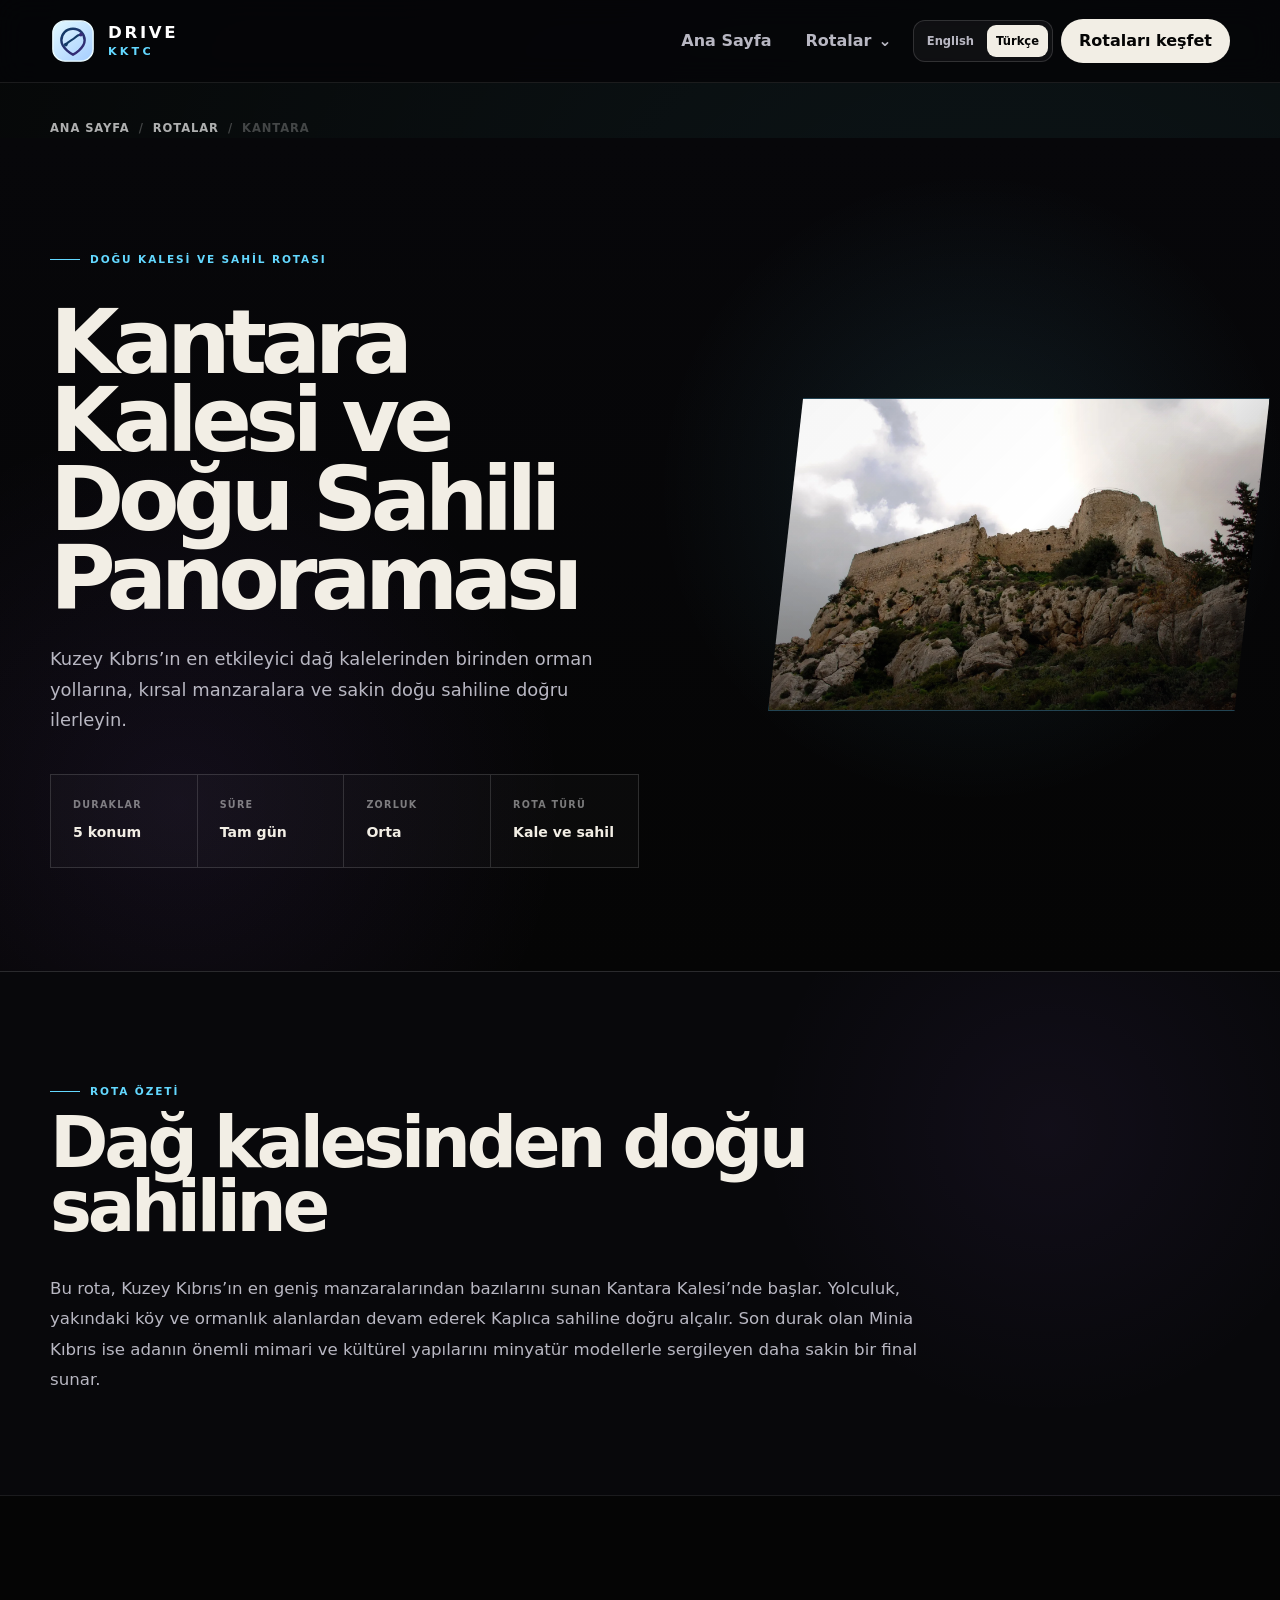
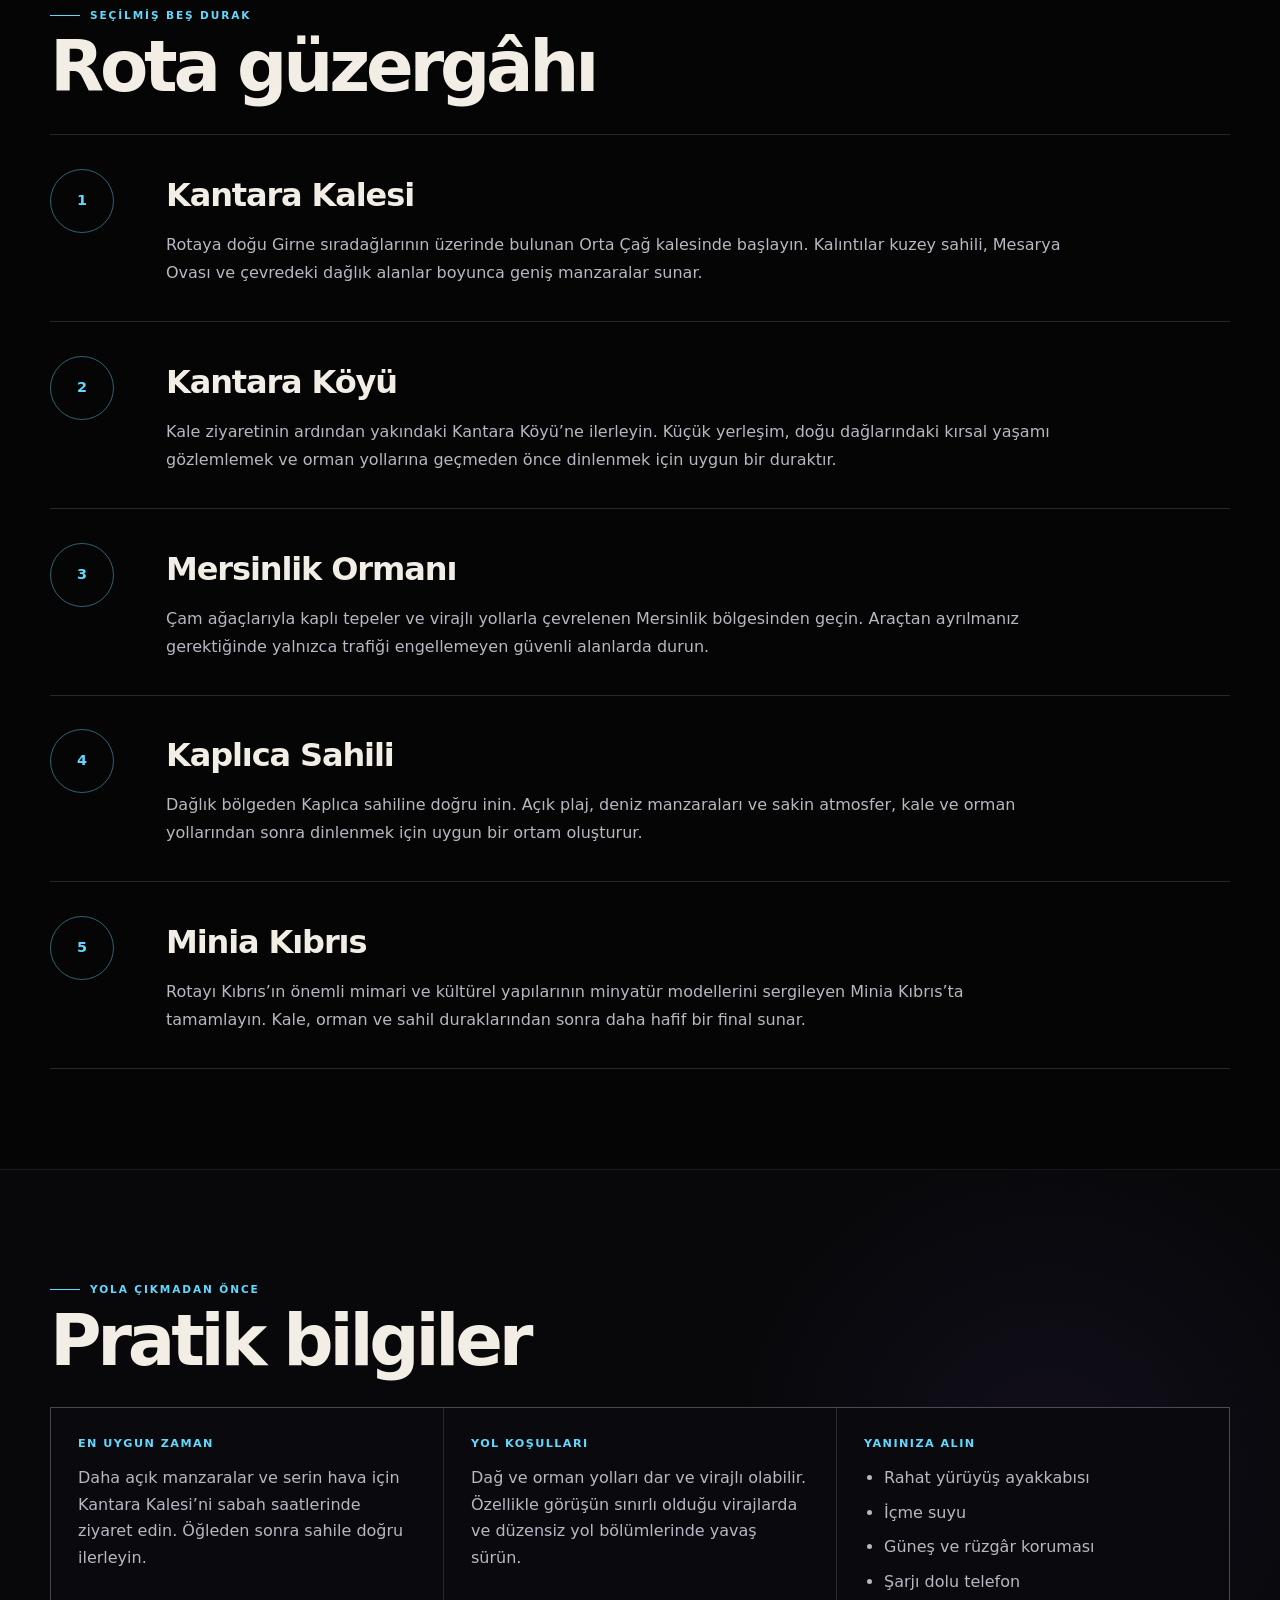
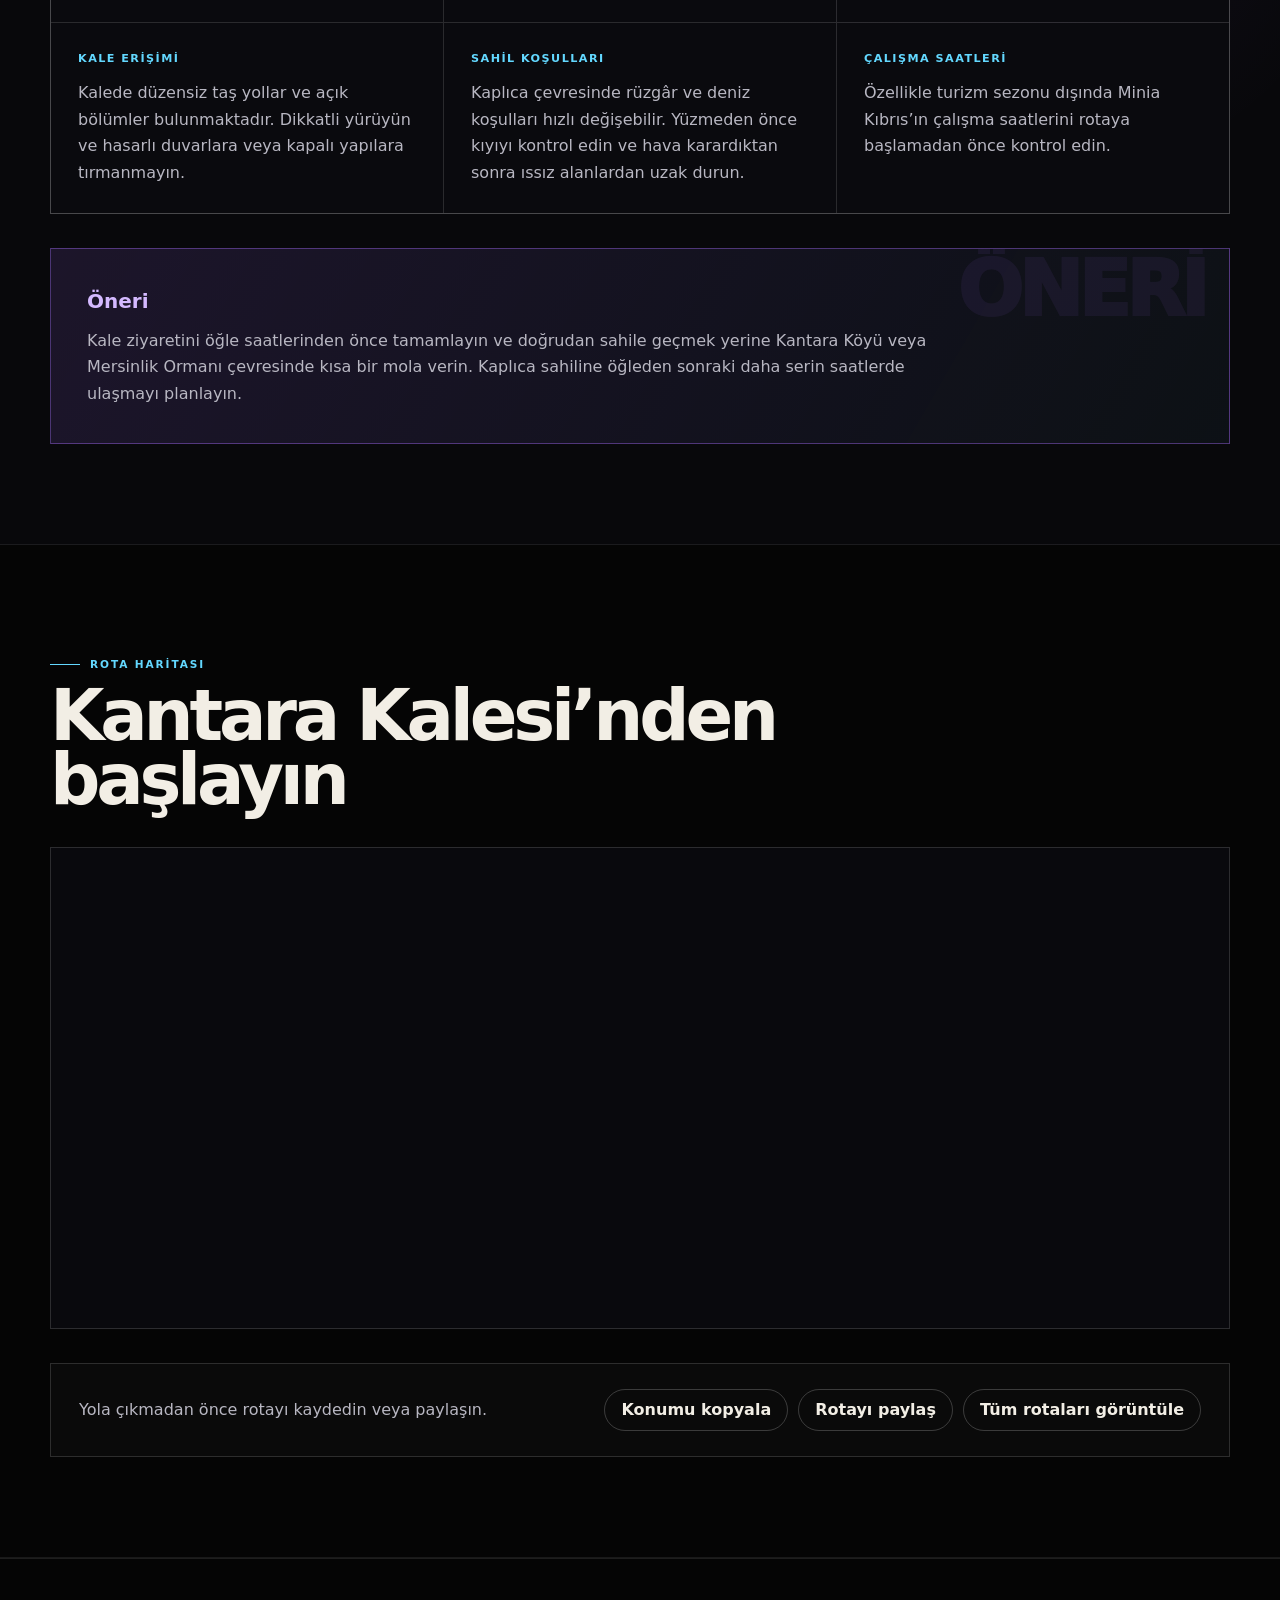
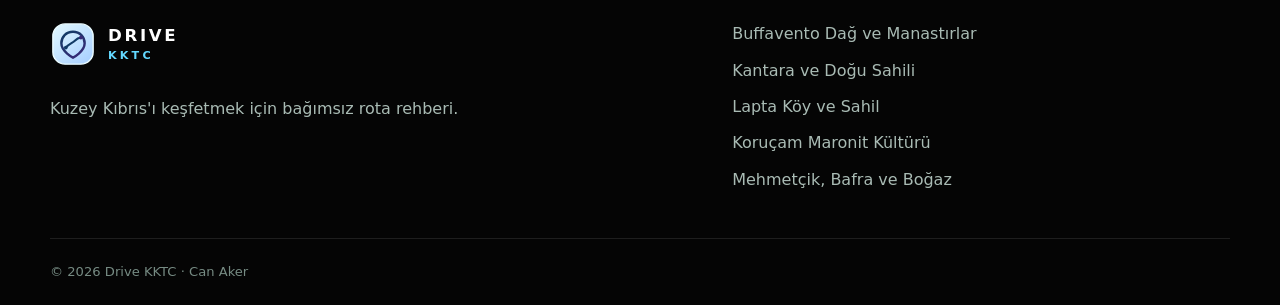
<file: tr/rotalar/kantara-dogu-sahili-rotasi/index.html>
<!doctype html>
<html lang="tr">

<head>
    <meta charset="utf-8">

    <meta
        name="viewport"
        content="width=device-width, initial-scale=1"
    >

    <title>
        Kantara Kalesi ve Doğu Sahili Panoraması | Drive KKTC
    </title>

    <meta
        name="description"
        content="Kantara Kalesi, Kantara Köyü, Mersinlik Ormanı, Kaplıca Sahili ve Minia Kıbrıs'ı içeren beş duraklı Kuzey Kıbrıs rotasını keşfedin."
    >

    <meta name="robots" content="index, follow">

    <link
        rel="canonical"
        href="/tr/rotalar/kantara-dogu-sahili-rotasi/"
    >

    <link
        rel="alternate"
        hreflang="en"
        href="/en/routes/kantara-east-coast-route/"
    >

    <link
        rel="alternate"
        hreflang="tr"
        href="/tr/rotalar/kantara-dogu-sahili-rotasi/"
    >

    <link
        rel="alternate"
        hreflang="x-default"
        href="/en/routes/kantara-east-coast-route/"
    >

    <link
        rel="icon"
        type="image/svg+xml"
        href="../../../favicon.svg"
    >

    <link
        rel="stylesheet"
        href="../../../css/site.css"
    >

    <script
        src="../../../js/components.js"
        defer
    ></script>

    <script
        src="../../../js/site.js"
        defer
    ></script>

    <script type="application/ld+json">
        {
            "@context": "https://schema.org",
            "@type": "TouristTrip",
            "name": "Kantara Kalesi ve Doğu Sahili Panoraması",
            "description": "Doğu Girne sıradağları boyunca uzanan beş duraklı kale, orman ve sahil rotası.",
            "touristType": [
                "Tarih gezginleri",
                "Manzara rotası gezginleri",
                "Fotoğraf gezginleri",
                "Doğa gezginleri"
            ],
            "itinerary": {
                "@type": "ItemList",
                "numberOfItems": 5,
                "itemListElement": [
                    {
                        "@type": "ListItem",
                        "position": 1,
                        "name": "Kantara Kalesi"
                    },
                    {
                        "@type": "ListItem",
                        "position": 2,
                        "name": "Kantara Köyü"
                    },
                    {
                        "@type": "ListItem",
                        "position": 3,
                        "name": "Mersinlik Ormanı"
                    },
                    {
                        "@type": "ListItem",
                        "position": 4,
                        "name": "Kaplıca Sahili"
                    },
                    {
                        "@type": "ListItem",
                        "position": 5,
                        "name": "Minia Kıbrıs"
                    }
                ]
            }
        }
    </script>
</head>

<body
    class="cinematic-route-detail"
    data-locale="tr"
    data-page="routes"
    data-route="kantara"
    data-root="../../../"
>
    <div data-site-header></div>

    <main>
        <div class="container">
            <nav
                class="breadcrumbs"
                aria-label="Sayfa yolu"
            >
                <a href="../../index.html">
                    Ana Sayfa
                </a>

                <span aria-hidden="true">/</span>

                <a href="../../index.html#routes">
                    Rotalar
                </a>

                <span aria-hidden="true">/</span>

                <span aria-current="page">
                    Kantara
                </span>
            </nav>
        </div>

        <section class="route-hero">
            <div class="container">
                <div class="route-hero-grid">
                    <div>
                        <p class="eyebrow">
                            Doğu Kalesi ve Sahil Rotası
                        </p>

                        <h1>
                            Kantara Kalesi
                            ve Doğu Sahili Panoraması
                        </h1>

                        <p class="route-hero-description">
                            Kuzey Kıbrıs’ın en etkileyici dağ kalelerinden
                            birinden orman yollarına, kırsal manzaralara ve
                            sakin doğu sahiline doğru ilerleyin.
                        </p>

                        <div class="route-facts">
                            <div class="route-fact">
                                <small>Duraklar</small>
                                <strong>5 konum</strong>
                            </div>

                            <div class="route-fact">
                                <small>Süre</small>
                                <strong>Tam gün</strong>
                            </div>

                            <div class="route-fact">
                                <small>Zorluk</small>
                                <strong>Orta</strong>
                            </div>

                            <div class="route-fact">
                                <small>Rota türü</small>
                                <strong>Kale ve sahil</strong>
                            </div>
                        </div>
                    </div>

                    <figure class="route-cover">
                        <img
                            src="../../../images/routes/kantara-east-coast.webp"
                            alt="Etkileyici gökyüzünün altında kayalık dağ sırtında yükselen Kantara Kalesi"
                            width="1920"
                            height="1080"
                            loading="eager"
                            decoding="async"
                        >
                    </figure>
                </div>
            </div>
        </section>

        <section class="section section-dark">
            <div class="container route-content">
                <div>
                    <p class="eyebrow">
                        Rota özeti
                    </p>

                    <h2>
                        Dağ kalesinden doğu sahiline
                    </h2>
                </div>

                <p class="route-intro">
                    Bu rota, Kuzey Kıbrıs’ın en geniş manzaralarından bazılarını
                    sunan Kantara Kalesi’nde başlar. Yolculuk, yakındaki köy ve
                    ormanlık alanlardan devam ederek Kaplıca sahiline doğru
                    alçalır. Son durak olan Minia Kıbrıs ise adanın önemli
                    mimari ve kültürel yapılarını minyatür modellerle
                    sergileyen daha sakin bir final sunar.
                </p>
            </div>
        </section>

        <section class="section">
            <div class="container route-content">
                <div>
                    <p class="eyebrow">
                        Seçilmiş beş durak
                    </p>

                    <h2>
                        Rota güzergâhı
                    </h2>
                </div>

                <div class="stops-list">
                    <article class="stop-card">
                        <div class="stop-number">
                            1
                        </div>

                        <div class="stop-content">
                            <h3>
                                Kantara Kalesi
                            </h3>

                            <p>
                                Rotaya doğu Girne sıradağlarının üzerinde
                                bulunan Orta Çağ kalesinde başlayın. Kalıntılar
                                kuzey sahili, Mesarya Ovası ve çevredeki dağlık
                                alanlar boyunca geniş manzaralar sunar.
                            </p>
                        </div>
                    </article>

                    <article class="stop-card">
                        <div class="stop-number">
                            2
                        </div>

                        <div class="stop-content">
                            <h3>
                                Kantara Köyü
                            </h3>

                            <p>
                                Kale ziyaretinin ardından yakındaki Kantara
                                Köyü’ne ilerleyin. Küçük yerleşim, doğu
                                dağlarındaki kırsal yaşamı gözlemlemek ve orman
                                yollarına geçmeden önce dinlenmek için uygun
                                bir duraktır.
                            </p>
                        </div>
                    </article>

                    <article class="stop-card">
                        <div class="stop-number">
                            3
                        </div>

                        <div class="stop-content">
                            <h3>
                                Mersinlik Ormanı
                            </h3>

                            <p>
                                Çam ağaçlarıyla kaplı tepeler ve virajlı
                                yollarla çevrelenen Mersinlik bölgesinden
                                geçin. Araçtan ayrılmanız gerektiğinde yalnızca
                                trafiği engellemeyen güvenli alanlarda durun.
                            </p>
                        </div>
                    </article>

                    <article class="stop-card">
                        <div class="stop-number">
                            4
                        </div>

                        <div class="stop-content">
                            <h3>
                                Kaplıca Sahili
                            </h3>

                            <p>
                                Dağlık bölgeden Kaplıca sahiline doğru inin.
                                Açık plaj, deniz manzaraları ve sakin atmosfer,
                                kale ve orman yollarından sonra dinlenmek için
                                uygun bir ortam oluşturur.
                            </p>
                        </div>
                    </article>

                    <article class="stop-card">
                        <div class="stop-number">
                            5
                        </div>

                        <div class="stop-content">
                            <h3>
                                Minia Kıbrıs
                            </h3>

                            <p>
                                Rotayı Kıbrıs’ın önemli mimari ve kültürel
                                yapılarının minyatür modellerini sergileyen
                                Minia Kıbrıs’ta tamamlayın. Kale, orman ve sahil
                                duraklarından sonra daha hafif bir final sunar.
                            </p>
                        </div>
                    </article>
                </div>
            </div>
        </section>

        <section class="section section-dark">
            <div class="container route-content">
                <div>
                    <p class="eyebrow">
                        Yola çıkmadan önce
                    </p>

                    <h2>
                        Pratik bilgiler
                    </h2>
                </div>

                <div class="practical-grid">
                    <article class="info-card">
                        <h3>
                            En uygun zaman
                        </h3>

                        <p>
                            Daha açık manzaralar ve serin hava için Kantara
                            Kalesi’ni sabah saatlerinde ziyaret edin. Öğleden
                            sonra sahile doğru ilerleyin.
                        </p>
                    </article>

                    <article class="info-card">
                        <h3>
                            Yol koşulları
                        </h3>

                        <p>
                            Dağ ve orman yolları dar ve virajlı olabilir.
                            Özellikle görüşün sınırlı olduğu virajlarda ve
                            düzensiz yol bölümlerinde yavaş sürün.
                        </p>
                    </article>

                    <article class="info-card">
                        <h3>
                            Yanınıza alın
                        </h3>

                        <ul>
                            <li>Rahat yürüyüş ayakkabısı</li>
                            <li>İçme suyu</li>
                            <li>Güneş ve rüzgâr koruması</li>
                            <li>Şarjı dolu telefon</li>
                        </ul>
                    </article>

                    <article class="info-card">
                        <h3>
                            Kale erişimi
                        </h3>

                        <p>
                            Kalede düzensiz taş yollar ve açık bölümler
                            bulunmaktadır. Dikkatli yürüyün ve hasarlı
                            duvarlara veya kapalı yapılara tırmanmayın.
                        </p>
                    </article>

                    <article class="info-card">
                        <h3>
                            Sahil koşulları
                        </h3>

                        <p>
                            Kaplıca çevresinde rüzgâr ve deniz koşulları hızlı
                            değişebilir. Yüzmeden önce kıyıyı kontrol edin ve
                            hava karardıktan sonra ıssız alanlardan uzak durun.
                        </p>
                    </article>

                    <article class="info-card">
                        <h3>
                            Çalışma saatleri
                        </h3>

                        <p>
                            Özellikle turizm sezonu dışında Minia Kıbrıs’ın
                            çalışma saatlerini rotaya başlamadan önce kontrol
                            edin.
                        </p>
                    </article>
                </div>

                <aside class="insider-tip">
                    <h3>
                        Öneri
                    </h3>

                    <p>
                        Kale ziyaretini öğle saatlerinden önce tamamlayın ve
                        doğrudan sahile geçmek yerine Kantara Köyü veya
                        Mersinlik Ormanı çevresinde kısa bir mola verin.
                        Kaplıca sahiline öğleden sonraki daha serin saatlerde
                        ulaşmayı planlayın.
                    </p>
                </aside>
            </div>
        </section>

        <section class="section">
            <div class="container route-content">
                <div>
                    <p class="eyebrow">
                        Rota haritası
                    </p>

                    <h2>
                        Kantara Kalesi’nden başlayın
                    </h2>
                </div>

                <div class="map-frame">
                    <iframe
                        title="Kuzey Kıbrıs Kantara Kalesi haritası"
                        src="https://www.google.com/maps?q=Kantara%20Castle%2C%20Cyprus&amp;output=embed"
                        loading="lazy"
                        referrerpolicy="no-referrer-when-downgrade"
                        allowfullscreen
                    ></iframe>
                </div>

                <div class="share-bar">
                    <p>
                        Yola çıkmadan önce rotayı kaydedin veya paylaşın.
                    </p>

                    <div class="share-actions">
                        <button
                            class="share-button"
                            type="button"
                            data-copy-link
                            data-success-text="Bağlantı kopyalandı"
                            data-error-text="Kopyalama başarısız"
                        >
                            Bağlantıyı kopyala
                        </button>

                        <button
                            class="share-button"
                            type="button"
                            data-share-page
                            data-share-title="Kantara Kalesi ve Doğu Sahili Panoraması"
                            data-share-text="Doğu Girne sıradağları boyunca uzanan beş duraklı kale, orman ve sahil rotasını keşfedin."
                            data-success-text="Bağlantı kopyalandı"
                        >
                            Rotayı paylaş
                        </button>

                        <a
                            class="share-button"
                            href="../../index.html#routes"
                        >
                            Tüm rotaları görüntüle
                        </a>
                    </div>
                </div>
            </div>
        </section>
    </main>

    <div data-site-footer></div>
</body>

</html>
</file>
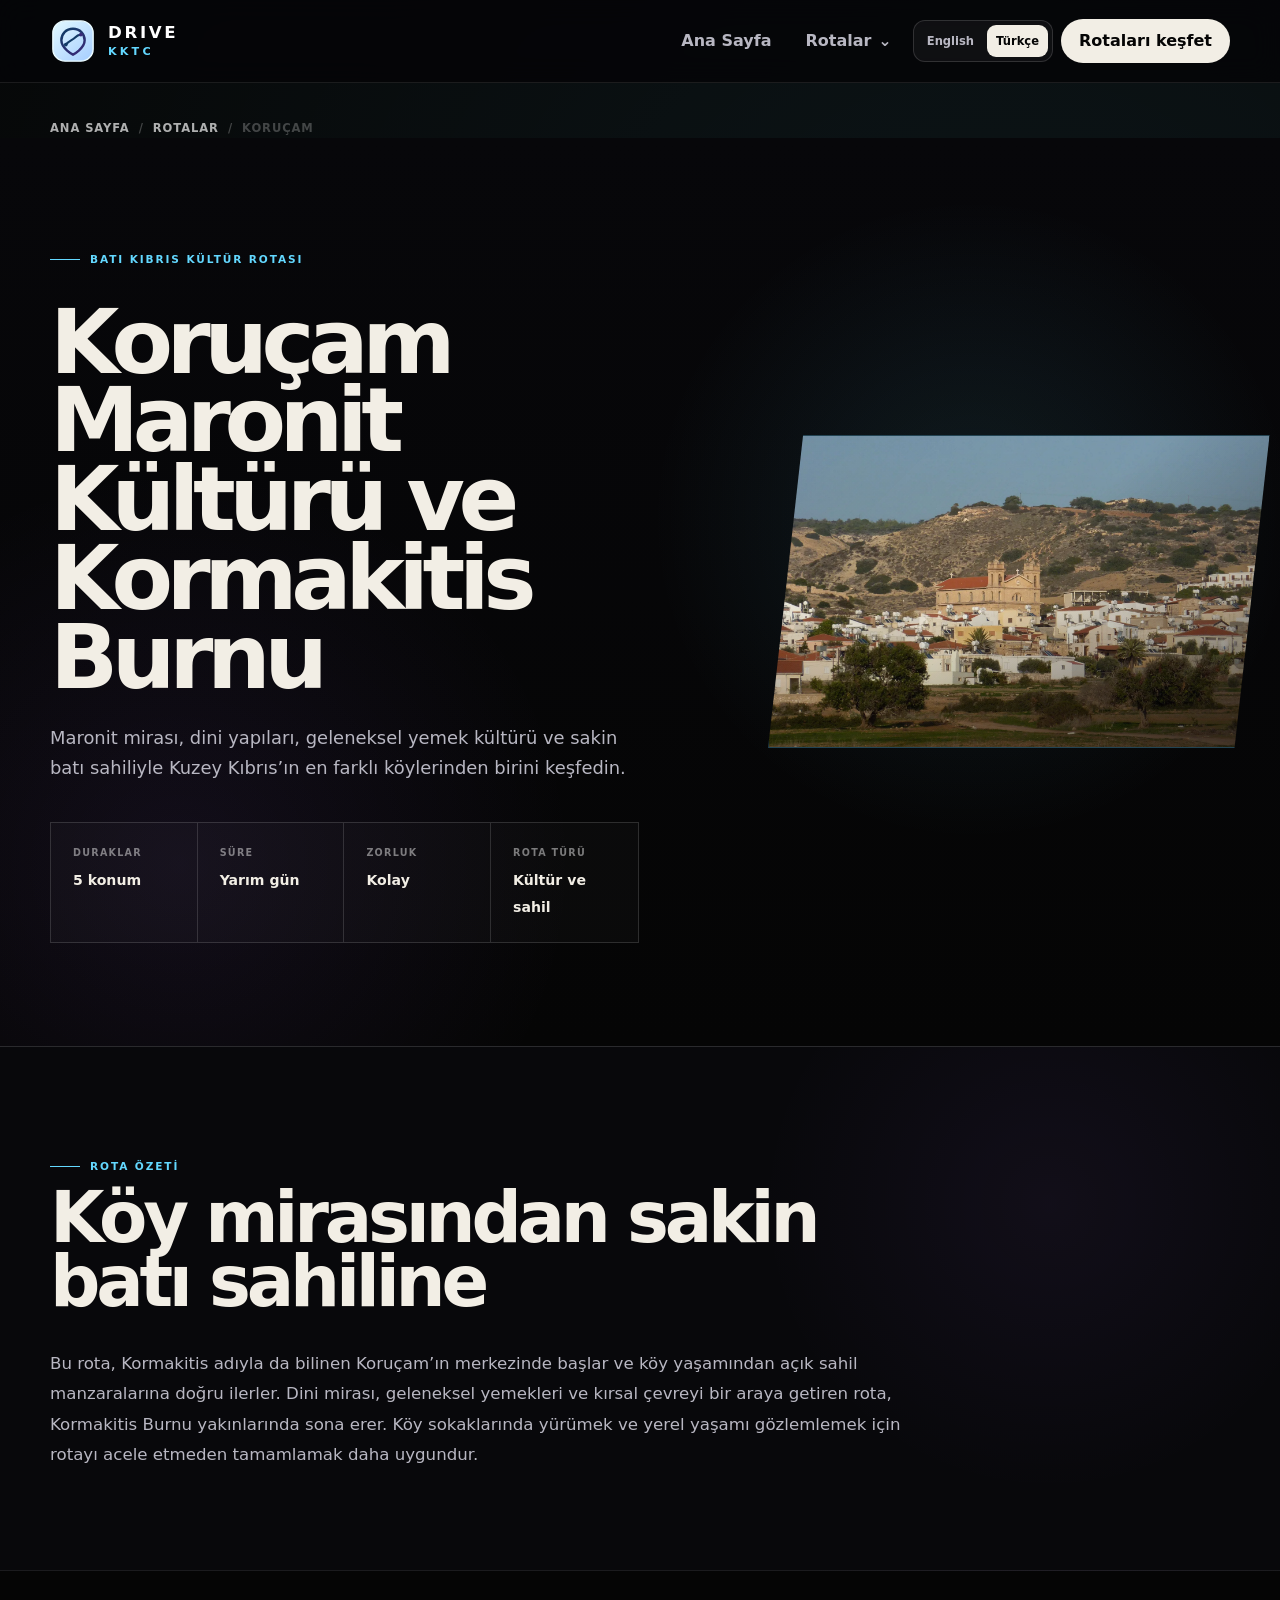
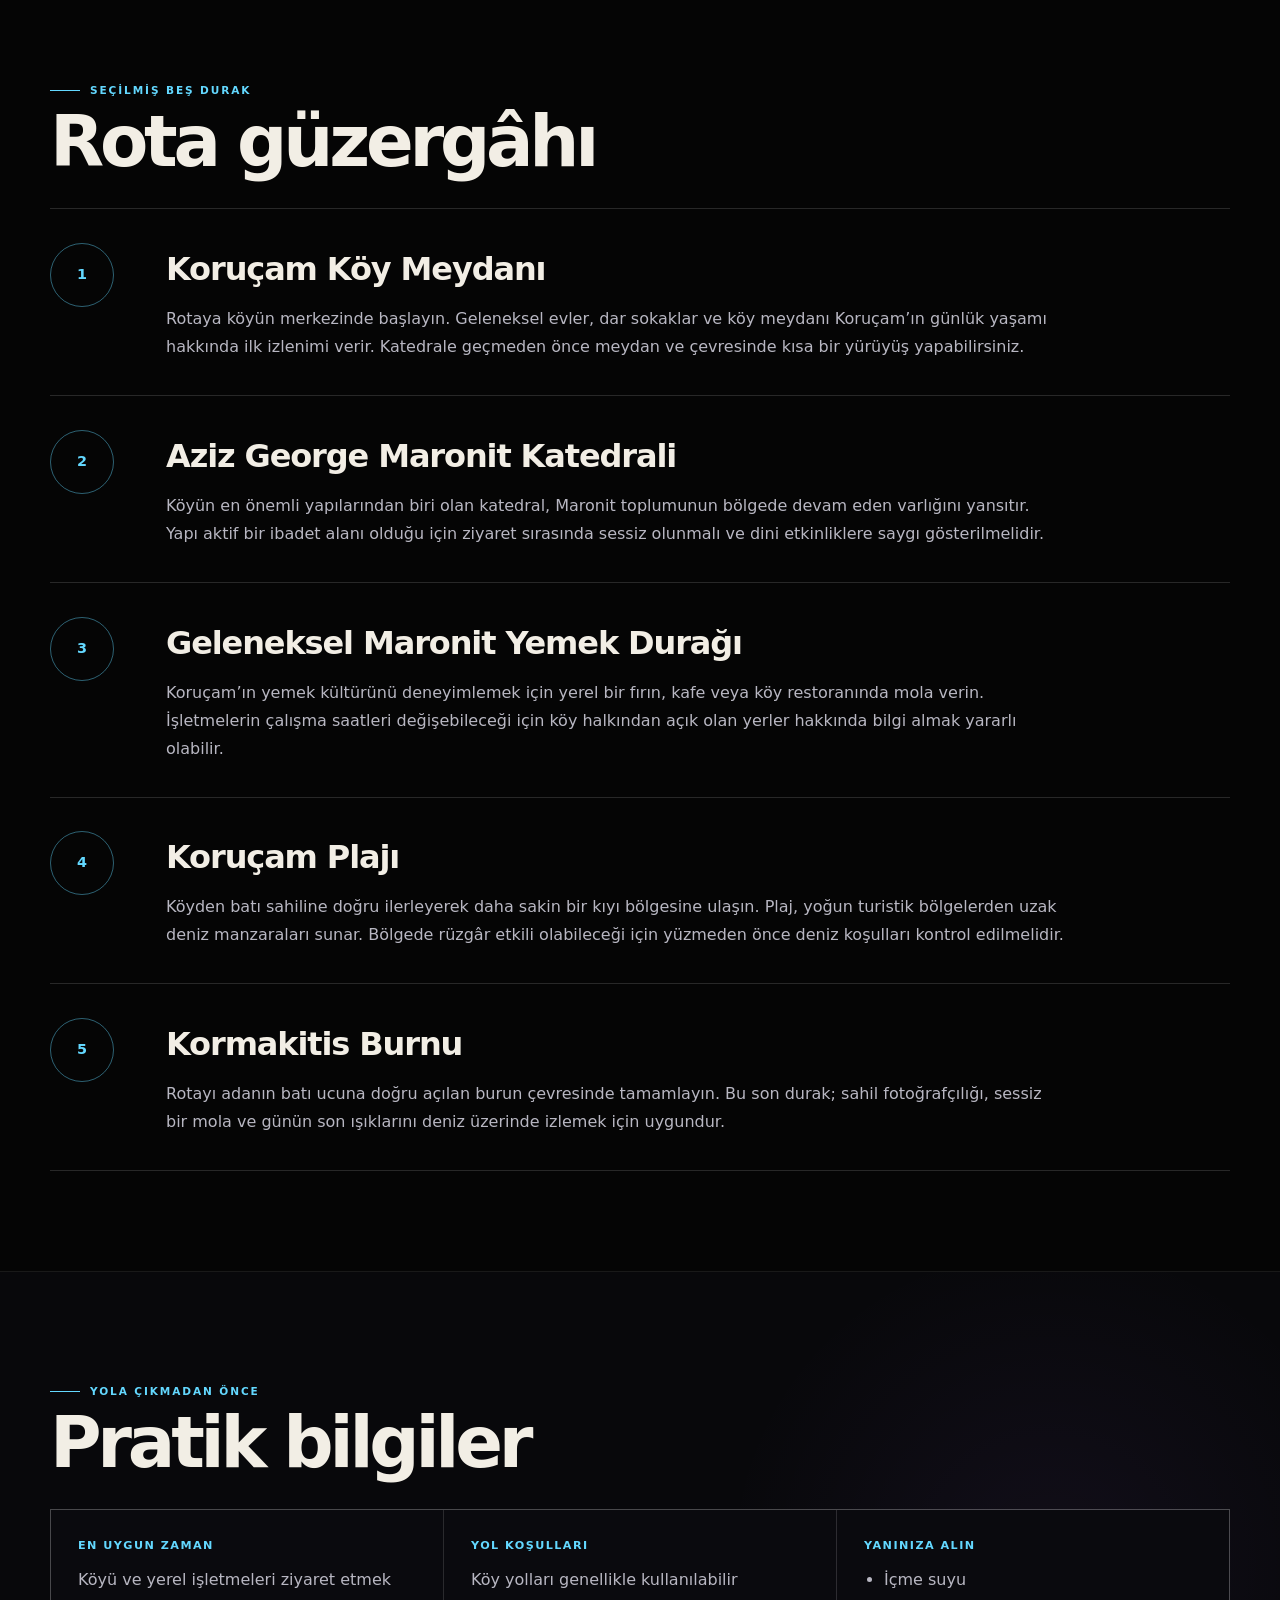
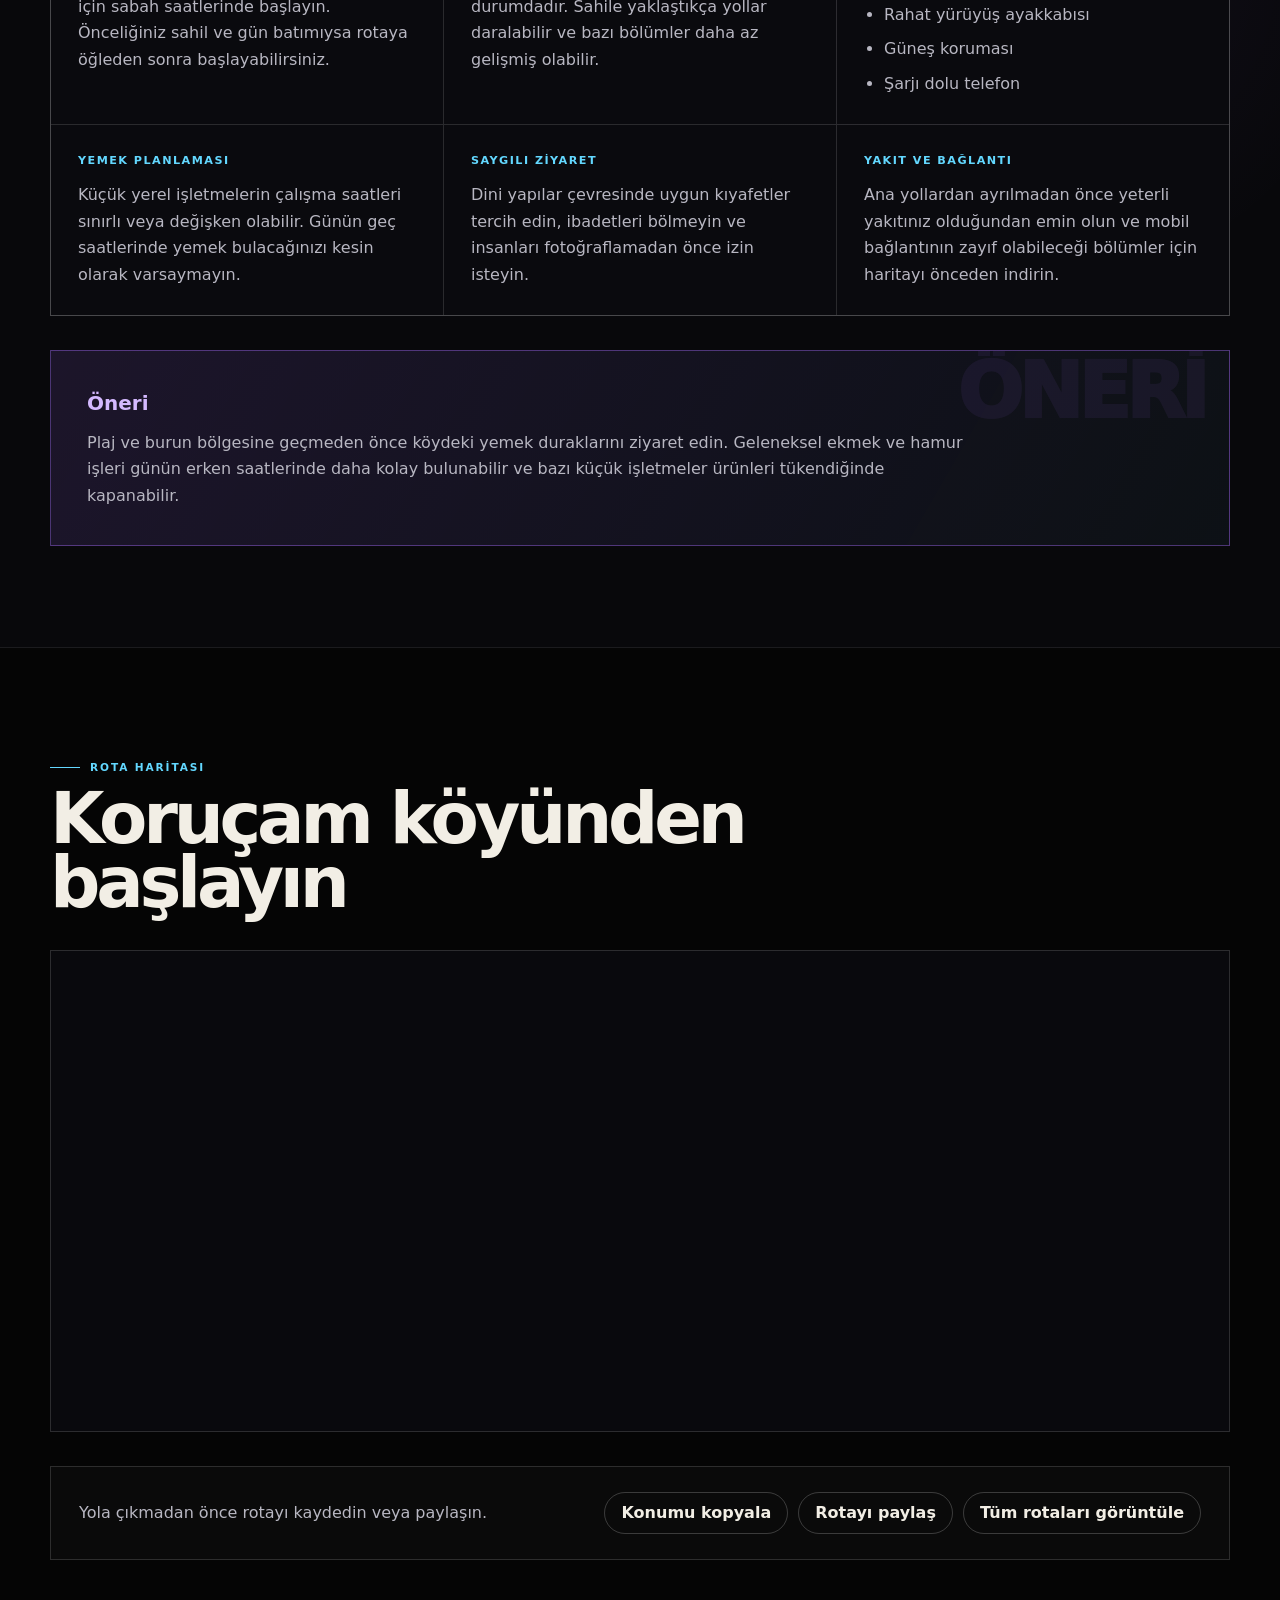
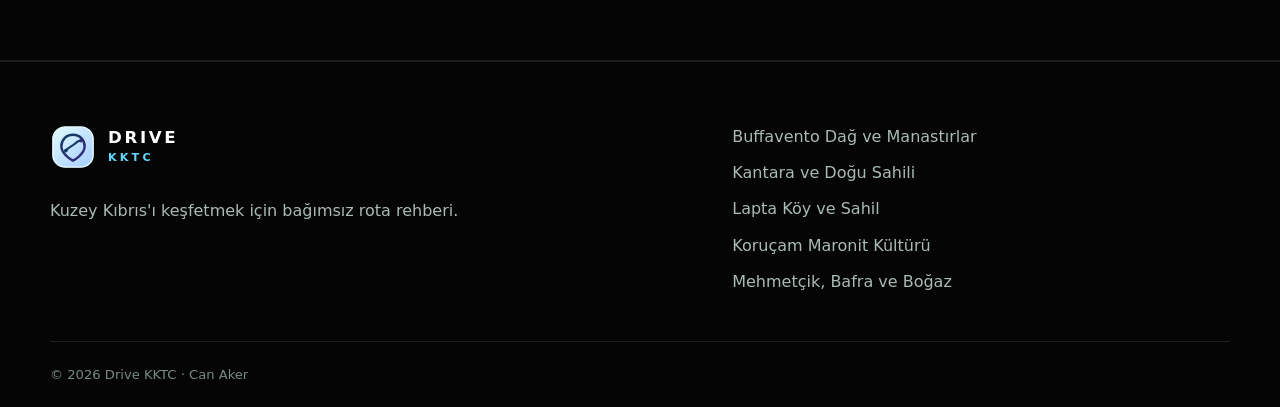
<file: tr/rotalar/korucam-maronit-kultur-rotasi/index.html>
<!doctype html>
<html lang="tr">

<head>
    <meta charset="utf-8">

    <meta
        name="viewport"
        content="width=device-width, initial-scale=1"
    >

    <title>
        Koruçam Maronit Kültürü ve Kormakitis Burnu | Drive KKTC
    </title>

    <meta
        name="description"
        content="Koruçam Köy Meydanı, Aziz George Maronit Katedrali, geleneksel Maronit yemekleri, Koruçam Plajı ve Kormakitis Burnu'nu içeren beş duraklı Kuzey Kıbrıs rotasını keşfedin."
    >

    <meta name="robots" content="index, follow">

    <link
        rel="canonical"
        href="/tr/rotalar/korucam-maronit-kultur-rotasi/"
    >

    <link
        rel="alternate"
        hreflang="en"
        href="/en/routes/korucam-maronite-route/"
    >

    <link
        rel="alternate"
        hreflang="tr"
        href="/tr/rotalar/korucam-maronit-kultur-rotasi/"
    >

    <link
        rel="alternate"
        hreflang="x-default"
        href="/en/routes/korucam-maronite-route/"
    >

    <link
        rel="icon"
        type="image/svg+xml"
        href="../../../favicon.svg"
    >

    <link
        rel="stylesheet"
        href="../../../css/site.css"
    >

    <script
        src="../../../js/components.js"
        defer
    ></script>

    <script
        src="../../../js/site.js"
        defer
    ></script>

    <script type="application/ld+json">
        {
            "@context": "https://schema.org",
            "@type": "TouristTrip",
            "name": "Koruçam Maronit Kültürü ve Kormakitis Burnu",
            "description": "Koruçam köyü ve Kormakitis Burnu boyunca uzanan beş duraklı kültür ve sahil rotası.",
            "touristType": [
                "Kültür gezginleri",
                "Karayolu gezginleri",
                "Fotoğraf gezginleri"
            ],
            "itinerary": {
                "@type": "ItemList",
                "numberOfItems": 5,
                "itemListElement": [
                    {
                        "@type": "ListItem",
                        "position": 1,
                        "name": "Koruçam Köy Meydanı"
                    },
                    {
                        "@type": "ListItem",
                        "position": 2,
                        "name": "Aziz George Maronit Katedrali"
                    },
                    {
                        "@type": "ListItem",
                        "position": 3,
                        "name": "Geleneksel Maronit Yemek Durağı"
                    },
                    {
                        "@type": "ListItem",
                        "position": 4,
                        "name": "Koruçam Plajı"
                    },
                    {
                        "@type": "ListItem",
                        "position": 5,
                        "name": "Kormakitis Burnu"
                    }
                ]
            }
        }
    </script>
</head>

<body
    class="cinematic-route-detail"
    data-locale="tr"
    data-page="routes"
    data-route="korucam"
    data-root="../../../"
>
    <div data-site-header></div>

    <main>
        <div class="container">
            <nav
                class="breadcrumbs"
                aria-label="Sayfa yolu"
            >
                <a href="../../index.html">
                    Ana Sayfa
                </a>

                <span aria-hidden="true">/</span>

                <a href="../../index.html#routes">
                    Rotalar
                </a>

                <span aria-hidden="true">/</span>

                <span aria-current="page">
                    Koruçam
                </span>
            </nav>
        </div>

        <section class="route-hero">
            <div class="container">
                <div class="route-hero-grid">
                    <div>
                        <p class="eyebrow">
                            Batı Kıbrıs Kültür Rotası
                        </p>

                        <h1>
                            Koruçam Maronit Kültürü
                            ve Kormakitis Burnu
                        </h1>

                        <p class="route-hero-description">
                            Maronit mirası, dini yapıları, geleneksel yemek
                            kültürü ve sakin batı sahiliyle Kuzey Kıbrıs’ın
                            en farklı köylerinden birini keşfedin.
                        </p>

                        <div class="route-facts">
                            <div class="route-fact">
                                <small>Duraklar</small>
                                <strong>5 konum</strong>
                            </div>

                            <div class="route-fact">
                                <small>Süre</small>
                                <strong>Yarım gün</strong>
                            </div>

                            <div class="route-fact">
                                <small>Zorluk</small>
                                <strong>Kolay</strong>
                            </div>

                            <div class="route-fact">
                                <small>Rota türü</small>
                                <strong>Kültür ve sahil</strong>
                            </div>
                        </div>
                    </div>

                    <figure class="route-cover">
                        <img
                            src="../../../images/routes/korucam-maronite-route.webp"
                            alt="Kilisesi, beyaz evleri ve batı sahilinin kurak manzaralarıyla Koruçam köyü"
                            width="1920"
                            height="1080"
                            loading="eager"
                            decoding="async"
                        >
                    </figure>
                </div>
            </div>
        </section>

        <section class="section section-dark">
            <div class="container route-content">
                <div>
                    <p class="eyebrow">
                        Rota özeti
                    </p>

                    <h2>
                        Köy mirasından sakin batı sahiline
                    </h2>
                </div>

                <p class="route-intro">
                    Bu rota, Kormakitis adıyla da bilinen Koruçam’ın
                    merkezinde başlar ve köy yaşamından açık sahil
                    manzaralarına doğru ilerler. Dini mirası, geleneksel
                    yemekleri ve kırsal çevreyi bir araya getiren rota,
                    Kormakitis Burnu yakınlarında sona erer. Köy sokaklarında
                    yürümek ve yerel yaşamı gözlemlemek için rotayı acele
                    etmeden tamamlamak daha uygundur.
                </p>
            </div>
        </section>

        <section class="section">
            <div class="container route-content">
                <div>
                    <p class="eyebrow">
                        Seçilmiş beş durak
                    </p>

                    <h2>
                        Rota güzergâhı
                    </h2>
                </div>

                <div class="stops-list">
                    <article class="stop-card">
                        <div class="stop-number">
                            1
                        </div>

                        <div class="stop-content">
                            <h3>
                                Koruçam Köy Meydanı
                            </h3>

                            <p>
                                Rotaya köyün merkezinde başlayın. Geleneksel
                                evler, dar sokaklar ve köy meydanı Koruçam’ın
                                günlük yaşamı hakkında ilk izlenimi verir.
                                Katedrale geçmeden önce meydan ve çevresinde
                                kısa bir yürüyüş yapabilirsiniz.
                            </p>
                        </div>
                    </article>

                    <article class="stop-card">
                        <div class="stop-number">
                            2
                        </div>

                        <div class="stop-content">
                            <h3>
                                Aziz George Maronit Katedrali
                            </h3>

                            <p>
                                Köyün en önemli yapılarından biri olan katedral,
                                Maronit toplumunun bölgede devam eden varlığını
                                yansıtır. Yapı aktif bir ibadet alanı olduğu
                                için ziyaret sırasında sessiz olunmalı ve dini
                                etkinliklere saygı gösterilmelidir.
                            </p>
                        </div>
                    </article>

                    <article class="stop-card">
                        <div class="stop-number">
                            3
                        </div>

                        <div class="stop-content">
                            <h3>
                                Geleneksel Maronit Yemek Durağı
                            </h3>

                            <p>
                                Koruçam’ın yemek kültürünü deneyimlemek için
                                yerel bir fırın, kafe veya köy restoranında
                                mola verin. İşletmelerin çalışma saatleri
                                değişebileceği için köy halkından açık olan
                                yerler hakkında bilgi almak yararlı olabilir.
                            </p>
                        </div>
                    </article>

                    <article class="stop-card">
                        <div class="stop-number">
                            4
                        </div>

                        <div class="stop-content">
                            <h3>
                                Koruçam Plajı
                            </h3>

                            <p>
                                Köyden batı sahiline doğru ilerleyerek daha
                                sakin bir kıyı bölgesine ulaşın. Plaj, yoğun
                                turistik bölgelerden uzak deniz manzaraları
                                sunar. Bölgede rüzgâr etkili olabileceği için
                                yüzmeden önce deniz koşulları kontrol
                                edilmelidir.
                            </p>
                        </div>
                    </article>

                    <article class="stop-card">
                        <div class="stop-number">
                            5
                        </div>

                        <div class="stop-content">
                            <h3>
                                Kormakitis Burnu
                            </h3>

                            <p>
                                Rotayı adanın batı ucuna doğru açılan burun
                                çevresinde tamamlayın. Bu son durak; sahil
                                fotoğrafçılığı, sessiz bir mola ve günün son
                                ışıklarını deniz üzerinde izlemek için
                                uygundur.
                            </p>
                        </div>
                    </article>
                </div>
            </div>
        </section>

        <section class="section section-dark">
            <div class="container route-content">
                <div>
                    <p class="eyebrow">
                        Yola çıkmadan önce
                    </p>

                    <h2>
                        Pratik bilgiler
                    </h2>
                </div>

                <div class="practical-grid">
                    <article class="info-card">
                        <h3>
                            En uygun zaman
                        </h3>

                        <p>
                            Köyü ve yerel işletmeleri ziyaret etmek için sabah
                            saatlerinde başlayın. Önceliğiniz sahil ve gün
                            batımıysa rotaya öğleden sonra başlayabilirsiniz.
                        </p>
                    </article>

                    <article class="info-card">
                        <h3>
                            Yol koşulları
                        </h3>

                        <p>
                            Köy yolları genellikle kullanılabilir durumdadır.
                            Sahile yaklaştıkça yollar daralabilir ve bazı
                            bölümler daha az gelişmiş olabilir.
                        </p>
                    </article>

                    <article class="info-card">
                        <h3>
                            Yanınıza alın
                        </h3>

                        <ul>
                            <li>İçme suyu</li>
                            <li>Rahat yürüyüş ayakkabısı</li>
                            <li>Güneş koruması</li>
                            <li>Şarjı dolu telefon</li>
                        </ul>
                    </article>

                    <article class="info-card">
                        <h3>
                            Yemek planlaması
                        </h3>

                        <p>
                            Küçük yerel işletmelerin çalışma saatleri sınırlı
                            veya değişken olabilir. Günün geç saatlerinde yemek
                            bulacağınızı kesin olarak varsaymayın.
                        </p>
                    </article>

                    <article class="info-card">
                        <h3>
                            Saygılı ziyaret
                        </h3>

                        <p>
                            Dini yapılar çevresinde uygun kıyafetler tercih
                            edin, ibadetleri bölmeyin ve insanları
                            fotoğraflamadan önce izin isteyin.
                        </p>
                    </article>

                    <article class="info-card">
                        <h3>
                            Yakıt ve bağlantı
                        </h3>

                        <p>
                            Ana yollardan ayrılmadan önce yeterli yakıtınız
                            olduğundan emin olun ve mobil bağlantının zayıf
                            olabileceği bölümler için haritayı önceden indirin.
                        </p>
                    </article>
                </div>

                <aside class="insider-tip">
                    <h3>
                        Öneri
                    </h3>

                    <p>
                        Plaj ve burun bölgesine geçmeden önce köydeki yemek
                        duraklarını ziyaret edin. Geleneksel ekmek ve hamur
                        işleri günün erken saatlerinde daha kolay bulunabilir
                        ve bazı küçük işletmeler ürünleri tükendiğinde
                        kapanabilir.
                    </p>
                </aside>
            </div>
        </section>

        <section class="section">
            <div class="container route-content">
                <div>
                    <p class="eyebrow">
                        Rota haritası
                    </p>

                    <h2>
                        Koruçam köyünden başlayın
                    </h2>
                </div>

                <div class="map-frame">
                    <iframe
                        title="Kuzey Kıbrıs Koruçam köyü haritası"
                        src="https://www.google.com/maps?q=Kormakitis%2C%20Cyprus&amp;output=embed"
                        loading="lazy"
                        referrerpolicy="no-referrer-when-downgrade"
                        allowfullscreen
                    ></iframe>
                </div>

                <div class="share-bar">
                    <p>
                        Yola çıkmadan önce rotayı kaydedin veya paylaşın.
                    </p>

                    <div class="share-actions">
                        <button
                            class="share-button"
                            type="button"
                            data-copy-link
                            data-success-text="Bağlantı kopyalandı"
                            data-error-text="Kopyalama başarısız"
                        >
                            Bağlantıyı kopyala
                        </button>

                        <button
                            class="share-button"
                            type="button"
                            data-share-page
                            data-share-title="Koruçam Maronit Kültürü ve Kormakitis Burnu"
                            data-share-text="Koruçam boyunca uzanan beş duraklı kültür ve sahil rotasını keşfedin."
                            data-success-text="Bağlantı kopyalandı"
                        >
                            Rotayı paylaş
                        </button>

                        <a
                            class="share-button"
                            href="../../index.html#routes"
                        >
                            Tüm rotaları görüntüle
                        </a>
                    </div>
                </div>
            </div>
        </section>
    </main>

    <div data-site-footer></div>
</body>

</html>
</file>
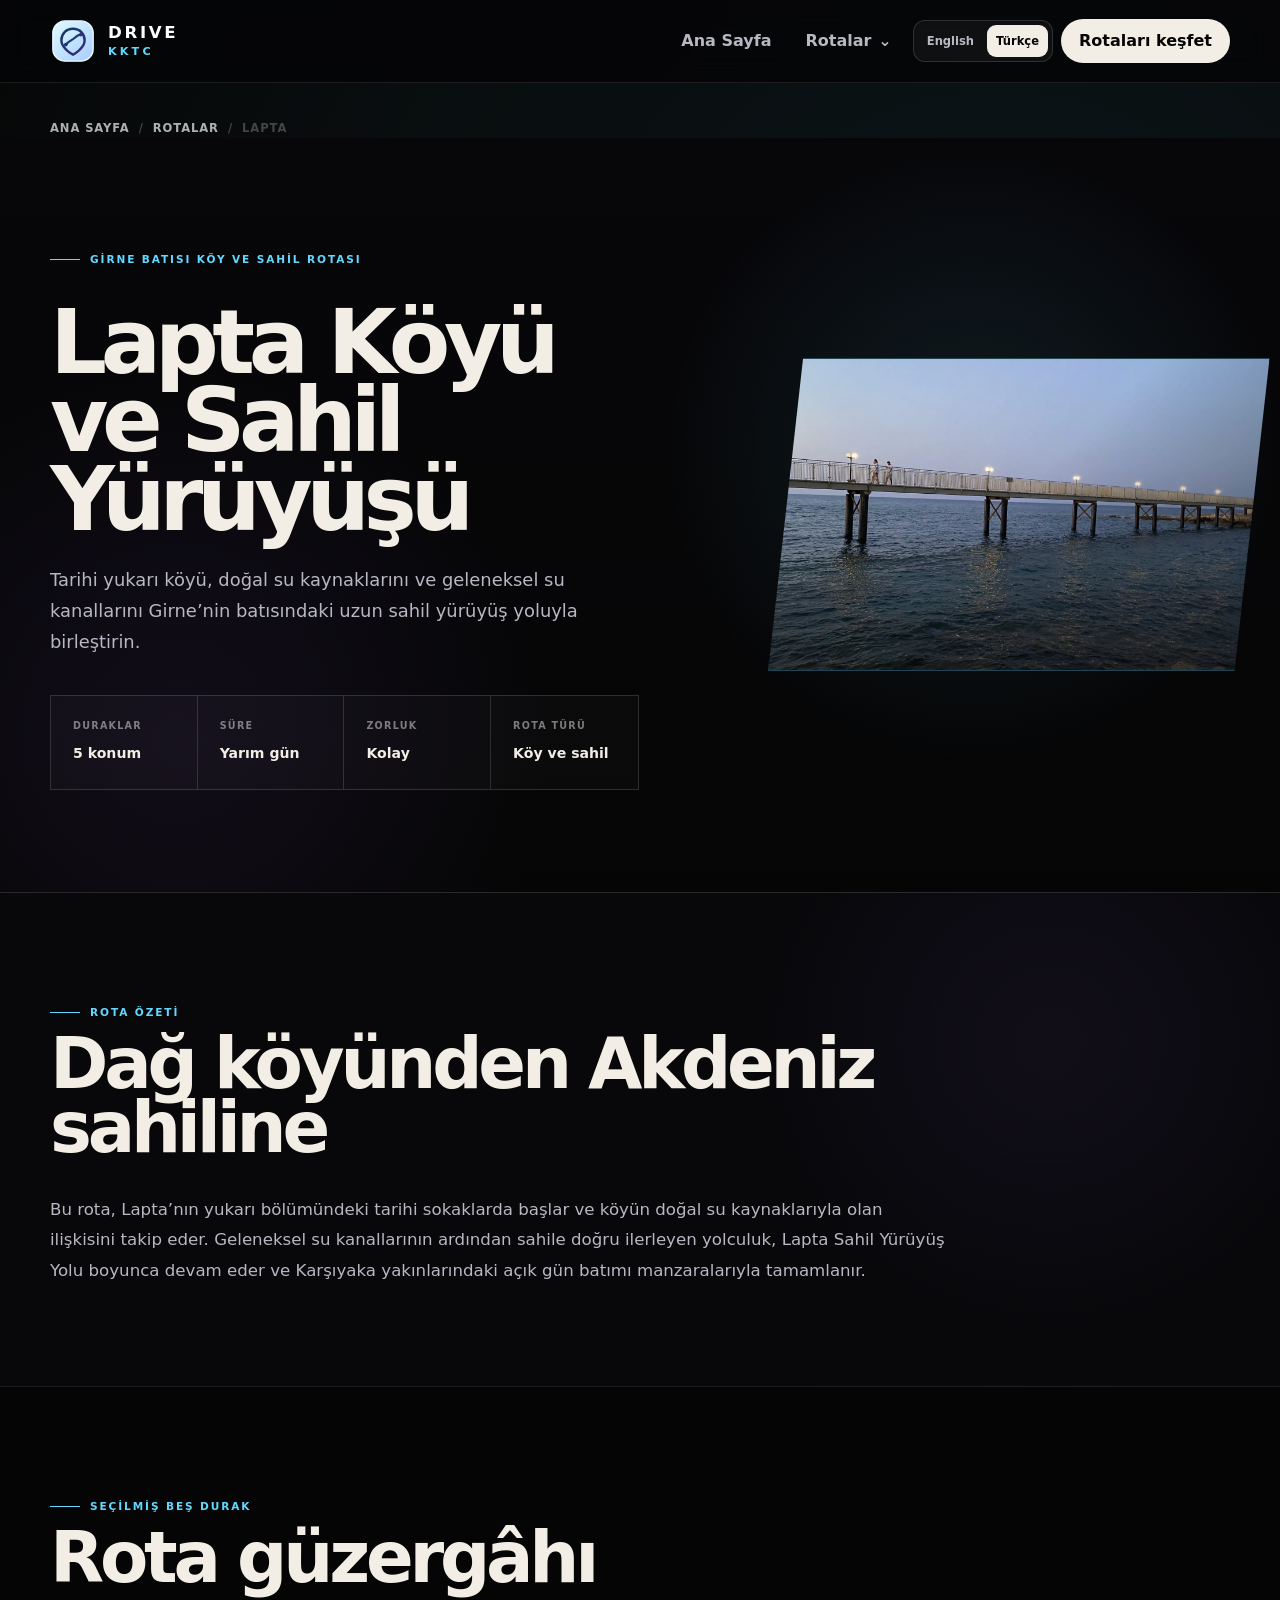
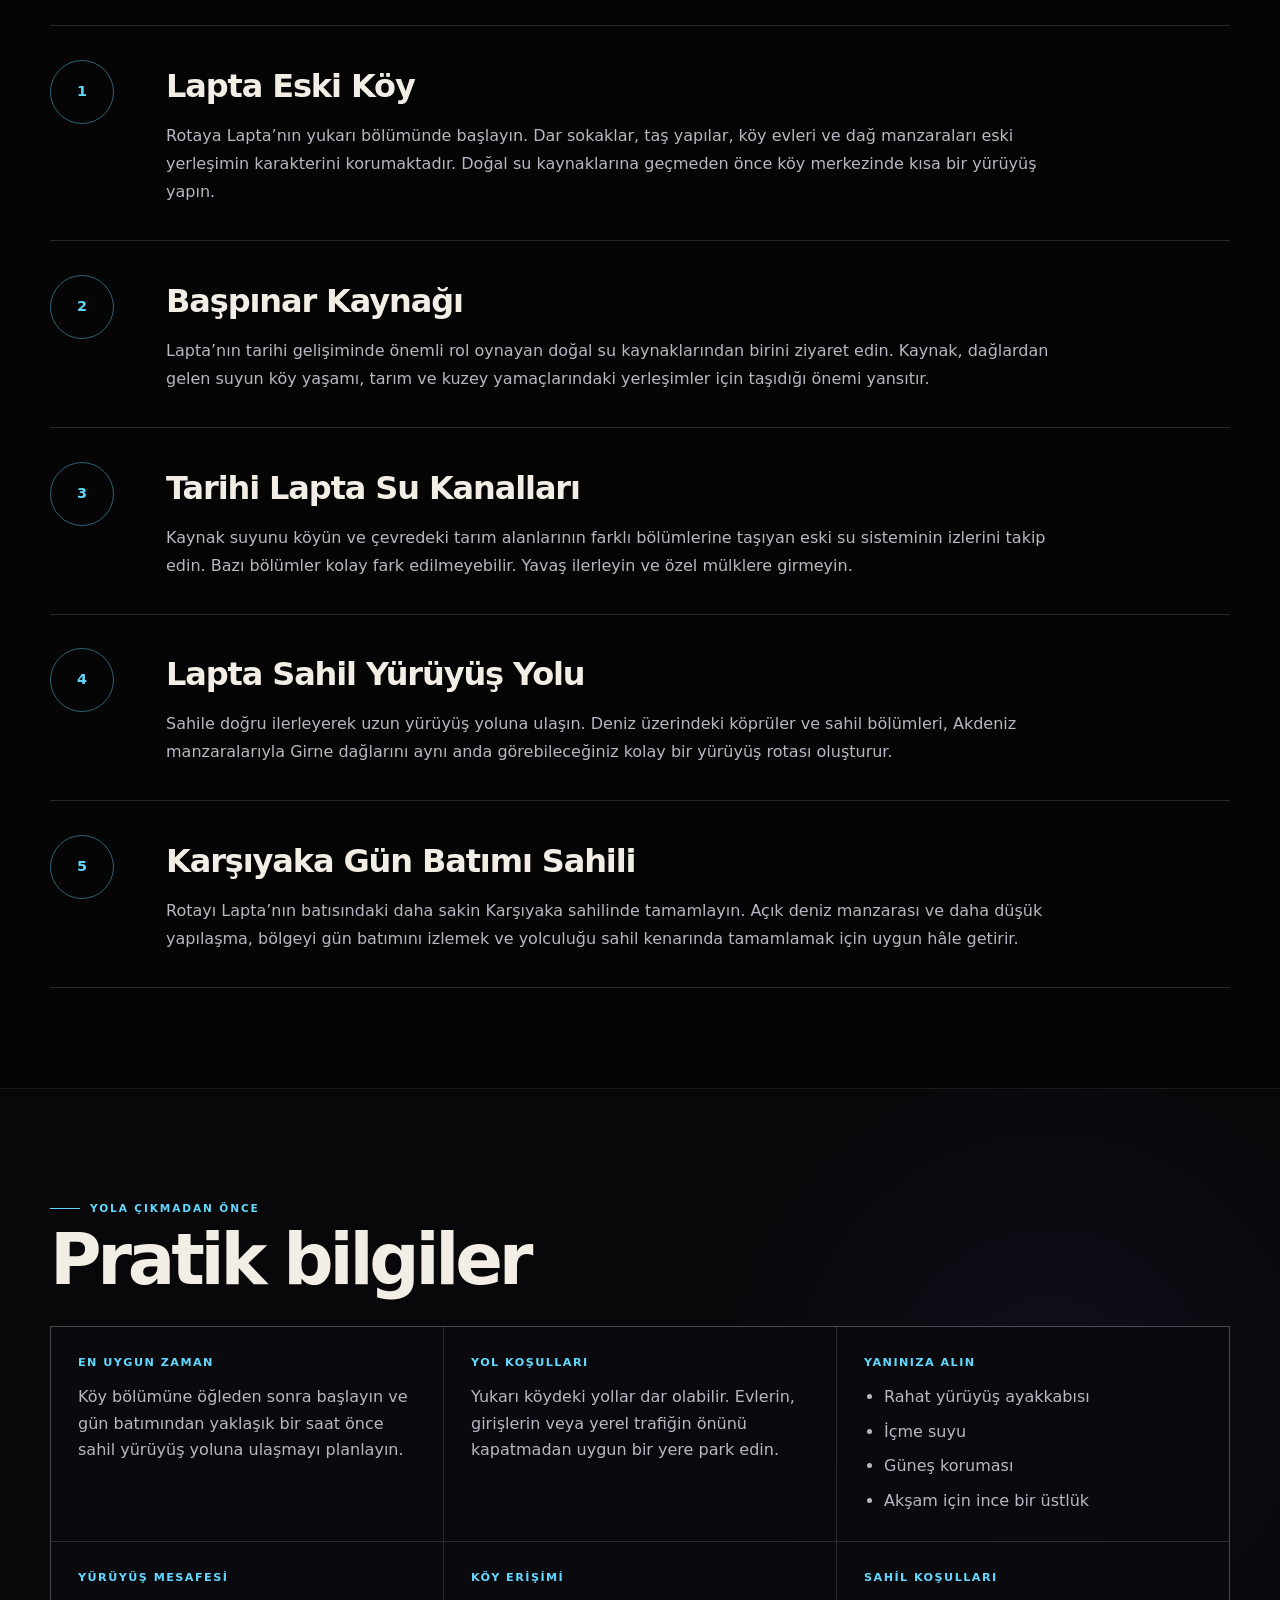
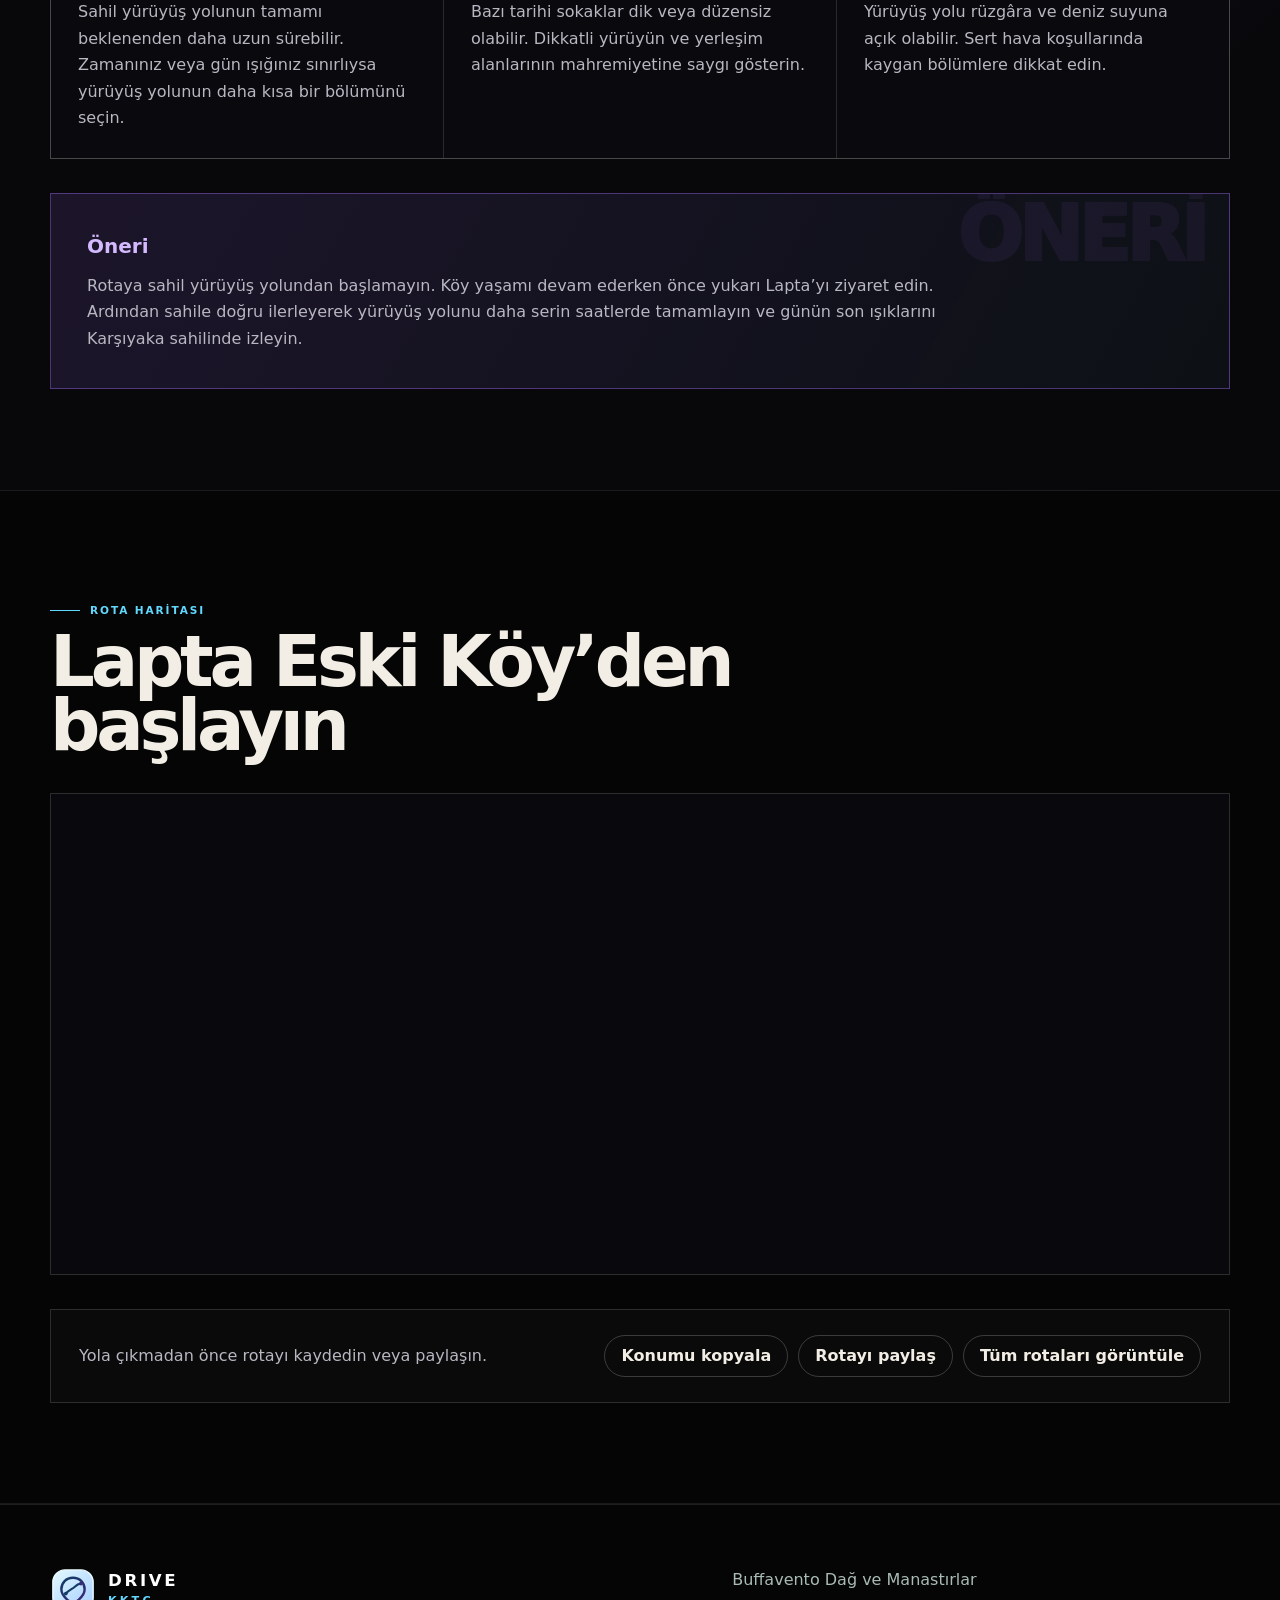
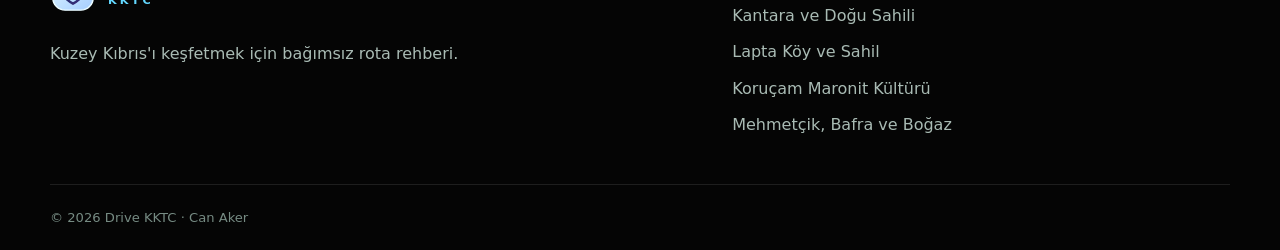
<file: tr/rotalar/lapta-koy-ve-sahil-rotasi/index.html>
<!doctype html>
<html lang="tr">

<head>
    <meta charset="utf-8">

    <meta
        name="viewport"
        content="width=device-width, initial-scale=1"
    >

    <title>
        Lapta Köyü ve Sahil Yürüyüşü | Drive KKTC
    </title>

    <meta
        name="description"
        content="Lapta Eski Köy, Başpınar Kaynağı, tarihi su kanalları, Lapta Sahil Yürüyüş Yolu ve Karşıyaka gün batımı sahilini içeren beş duraklı Kuzey Kıbrıs rotasını keşfedin."
    >

    <meta name="robots" content="index, follow">

    <link
        rel="canonical"
        href="/tr/rotalar/lapta-koy-ve-sahil-rotasi/"
    >

    <link
        rel="alternate"
        hreflang="en"
        href="/en/routes/lapta-village-coastal-route/"
    >

    <link
        rel="alternate"
        hreflang="tr"
        href="/tr/rotalar/lapta-koy-ve-sahil-rotasi/"
    >

    <link
        rel="alternate"
        hreflang="x-default"
        href="/en/routes/lapta-village-coastal-route/"
    >

    <link
        rel="icon"
        type="image/svg+xml"
        href="../../../favicon.svg"
    >

    <link
        rel="stylesheet"
        href="../../../css/site.css"
    >

    <script
        src="../../../js/components.js"
        defer
    ></script>

    <script
        src="../../../js/site.js"
        defer
    ></script>

    <script type="application/ld+json">
        {
            "@context": "https://schema.org",
            "@type": "TouristTrip",
            "name": "Lapta Köyü ve Sahil Yürüyüşü",
            "description": "Lapta ve Karşıyaka boyunca uzanan beş duraklı köy ve sahil rotası.",
            "touristType": [
                "Kültür gezginleri",
                "Yürüyüş gezginleri",
                "Sahil rotası gezginleri"
            ],
            "itinerary": {
                "@type": "ItemList",
                "numberOfItems": 5,
                "itemListElement": [
                    {
                        "@type": "ListItem",
                        "position": 1,
                        "name": "Lapta Eski Köy"
                    },
                    {
                        "@type": "ListItem",
                        "position": 2,
                        "name": "Başpınar Kaynağı"
                    },
                    {
                        "@type": "ListItem",
                        "position": 3,
                        "name": "Tarihi Lapta Su Kanalları"
                    },
                    {
                        "@type": "ListItem",
                        "position": 4,
                        "name": "Lapta Sahil Yürüyüş Yolu"
                    },
                    {
                        "@type": "ListItem",
                        "position": 5,
                        "name": "Karşıyaka Gün Batımı Sahili"
                    }
                ]
            }
        }
    </script>
</head>

<body
    class="cinematic-route-detail"
    data-locale="tr"
    data-page="routes"
    data-route="lapta"
    data-root="../../../"
>
    <div data-site-header></div>

    <main>
        <div class="container">
            <nav
                class="breadcrumbs"
                aria-label="Sayfa yolu"
            >
                <a href="../../index.html">
                    Ana Sayfa
                </a>

                <span aria-hidden="true">/</span>

                <a href="../../index.html#routes">
                    Rotalar
                </a>

                <span aria-hidden="true">/</span>

                <span aria-current="page">
                    Lapta
                </span>
            </nav>
        </div>

        <section class="route-hero">
            <div class="container">
                <div class="route-hero-grid">
                    <div>
                        <p class="eyebrow">
                            Girne Batısı Köy ve Sahil Rotası
                        </p>

                        <h1>
                            Lapta Köyü
                            ve Sahil Yürüyüşü
                        </h1>

                        <p class="route-hero-description">
                            Tarihi yukarı köyü, doğal su kaynaklarını ve
                            geleneksel su kanallarını Girne’nin batısındaki
                            uzun sahil yürüyüş yoluyla birleştirin.
                        </p>

                        <div class="route-facts">
                            <div class="route-fact">
                                <small>Duraklar</small>
                                <strong>5 konum</strong>
                            </div>

                            <div class="route-fact">
                                <small>Süre</small>
                                <strong>Yarım gün</strong>
                            </div>

                            <div class="route-fact">
                                <small>Zorluk</small>
                                <strong>Kolay</strong>
                            </div>

                            <div class="route-fact">
                                <small>Rota türü</small>
                                <strong>Köy ve sahil</strong>
                            </div>
                        </div>
                    </div>

                    <figure class="route-cover">
                        <img
                            src="../../../images/routes/lapta-coastal-walk.webp"
                            alt="Akşam saatlerinde denizin üzerine uzanan Lapta sahil yürüyüş yolu"
                            width="1920"
                            height="1080"
                            loading="eager"
                            decoding="async"
                        >
                    </figure>
                </div>
            </div>
        </section>

        <section class="section section-dark">
            <div class="container route-content">
                <div>
                    <p class="eyebrow">
                        Rota özeti
                    </p>

                    <h2>
                        Dağ köyünden Akdeniz sahiline
                    </h2>
                </div>

                <p class="route-intro">
                    Bu rota, Lapta’nın yukarı bölümündeki tarihi sokaklarda
                    başlar ve köyün doğal su kaynaklarıyla olan ilişkisini
                    takip eder. Geleneksel su kanallarının ardından sahile
                    doğru ilerleyen yolculuk, Lapta Sahil Yürüyüş Yolu
                    boyunca devam eder ve Karşıyaka yakınlarındaki açık gün
                    batımı manzaralarıyla tamamlanır.
                </p>
            </div>
        </section>

        <section class="section">
            <div class="container route-content">
                <div>
                    <p class="eyebrow">
                        Seçilmiş beş durak
                    </p>

                    <h2>
                        Rota güzergâhı
                    </h2>
                </div>

                <div class="stops-list">
                    <article class="stop-card">
                        <div class="stop-number">
                            1
                        </div>

                        <div class="stop-content">
                            <h3>
                                Lapta Eski Köy
                            </h3>

                            <p>
                                Rotaya Lapta’nın yukarı bölümünde başlayın.
                                Dar sokaklar, taş yapılar, köy evleri ve dağ
                                manzaraları eski yerleşimin karakterini
                                korumaktadır. Doğal su kaynaklarına geçmeden
                                önce köy merkezinde kısa bir yürüyüş yapın.
                            </p>
                        </div>
                    </article>

                    <article class="stop-card">
                        <div class="stop-number">
                            2
                        </div>

                        <div class="stop-content">
                            <h3>
                                Başpınar Kaynağı
                            </h3>

                            <p>
                                Lapta’nın tarihi gelişiminde önemli rol
                                oynayan doğal su kaynaklarından birini ziyaret
                                edin. Kaynak, dağlardan gelen suyun köy yaşamı,
                                tarım ve kuzey yamaçlarındaki yerleşimler için
                                taşıdığı önemi yansıtır.
                            </p>
                        </div>
                    </article>

                    <article class="stop-card">
                        <div class="stop-number">
                            3
                        </div>

                        <div class="stop-content">
                            <h3>
                                Tarihi Lapta Su Kanalları
                            </h3>

                            <p>
                                Kaynak suyunu köyün ve çevredeki tarım
                                alanlarının farklı bölümlerine taşıyan eski su
                                sisteminin izlerini takip edin. Bazı bölümler
                                kolay fark edilmeyebilir. Yavaş ilerleyin ve
                                özel mülklere girmeyin.
                            </p>
                        </div>
                    </article>

                    <article class="stop-card">
                        <div class="stop-number">
                            4
                        </div>

                        <div class="stop-content">
                            <h3>
                                Lapta Sahil Yürüyüş Yolu
                            </h3>

                            <p>
                                Sahile doğru ilerleyerek uzun yürüyüş yoluna
                                ulaşın. Deniz üzerindeki köprüler ve sahil
                                bölümleri, Akdeniz manzaralarıyla Girne
                                dağlarını aynı anda görebileceğiniz kolay bir
                                yürüyüş rotası oluşturur.
                            </p>
                        </div>
                    </article>

                    <article class="stop-card">
                        <div class="stop-number">
                            5
                        </div>

                        <div class="stop-content">
                            <h3>
                                Karşıyaka Gün Batımı Sahili
                            </h3>

                            <p>
                                Rotayı Lapta’nın batısındaki daha sakin
                                Karşıyaka sahilinde tamamlayın. Açık deniz
                                manzarası ve daha düşük yapılaşma, bölgeyi gün
                                batımını izlemek ve yolculuğu sahil kenarında
                                tamamlamak için uygun hâle getirir.
                            </p>
                        </div>
                    </article>
                </div>
            </div>
        </section>

        <section class="section section-dark">
            <div class="container route-content">
                <div>
                    <p class="eyebrow">
                        Yola çıkmadan önce
                    </p>

                    <h2>
                        Pratik bilgiler
                    </h2>
                </div>

                <div class="practical-grid">
                    <article class="info-card">
                        <h3>
                            En uygun zaman
                        </h3>

                        <p>
                            Köy bölümüne öğleden sonra başlayın ve gün
                            batımından yaklaşık bir saat önce sahil yürüyüş
                            yoluna ulaşmayı planlayın.
                        </p>
                    </article>

                    <article class="info-card">
                        <h3>
                            Yol koşulları
                        </h3>

                        <p>
                            Yukarı köydeki yollar dar olabilir. Evlerin,
                            girişlerin veya yerel trafiğin önünü kapatmadan
                            uygun bir yere park edin.
                        </p>
                    </article>

                    <article class="info-card">
                        <h3>
                            Yanınıza alın
                        </h3>

                        <ul>
                            <li>Rahat yürüyüş ayakkabısı</li>
                            <li>İçme suyu</li>
                            <li>Güneş koruması</li>
                            <li>Akşam için ince bir üstlük</li>
                        </ul>
                    </article>

                    <article class="info-card">
                        <h3>
                            Yürüyüş mesafesi
                        </h3>

                        <p>
                            Sahil yürüyüş yolunun tamamı beklenenden daha uzun
                            sürebilir. Zamanınız veya gün ışığınız sınırlıysa
                            yürüyüş yolunun daha kısa bir bölümünü seçin.
                        </p>
                    </article>

                    <article class="info-card">
                        <h3>
                            Köy erişimi
                        </h3>

                        <p>
                            Bazı tarihi sokaklar dik veya düzensiz olabilir.
                            Dikkatli yürüyün ve yerleşim alanlarının
                            mahremiyetine saygı gösterin.
                        </p>
                    </article>

                    <article class="info-card">
                        <h3>
                            Sahil koşulları
                        </h3>

                        <p>
                            Yürüyüş yolu rüzgâra ve deniz suyuna açık olabilir.
                            Sert hava koşullarında kaygan bölümlere dikkat
                            edin.
                        </p>
                    </article>
                </div>

                <aside class="insider-tip">
                    <h3>
                        Öneri
                    </h3>

                    <p>
                        Rotaya sahil yürüyüş yolundan başlamayın. Köy yaşamı
                        devam ederken önce yukarı Lapta’yı ziyaret edin.
                        Ardından sahile doğru ilerleyerek yürüyüş yolunu daha
                        serin saatlerde tamamlayın ve günün son ışıklarını
                        Karşıyaka sahilinde izleyin.
                    </p>
                </aside>
            </div>
        </section>

        <section class="section">
            <div class="container route-content">
                <div>
                    <p class="eyebrow">
                        Rota haritası
                    </p>

                    <h2>
                        Lapta Eski Köy’den başlayın
                    </h2>
                </div>

                <div class="map-frame">
                    <iframe
                        title="Kuzey Kıbrıs Lapta köyü haritası"
                        src="https://www.google.com/maps?q=Lapta%2C%20Cyprus&amp;output=embed"
                        loading="lazy"
                        referrerpolicy="no-referrer-when-downgrade"
                        allowfullscreen
                    ></iframe>
                </div>

                <div class="share-bar">
                    <p>
                        Yola çıkmadan önce rotayı kaydedin veya paylaşın.
                    </p>

                    <div class="share-actions">
                        <button
                            class="share-button"
                            type="button"
                            data-copy-link
                            data-success-text="Bağlantı kopyalandı"
                            data-error-text="Kopyalama başarısız"
                        >
                            Bağlantıyı kopyala
                        </button>

                        <button
                            class="share-button"
                            type="button"
                            data-share-page
                            data-share-title="Lapta Köyü ve Sahil Yürüyüşü"
                            data-share-text="Lapta ve Karşıyaka boyunca uzanan beş duraklı köy ve sahil rotasını keşfedin."
                            data-success-text="Bağlantı kopyalandı"
                        >
                            Rotayı paylaş
                        </button>

                        <a
                            class="share-button"
                            href="../../index.html#routes"
                        >
                            Tüm rotaları görüntüle
                        </a>
                    </div>
                </div>
            </div>
        </section>
    </main>

    <div data-site-footer></div>
</body>

</html>
</file>
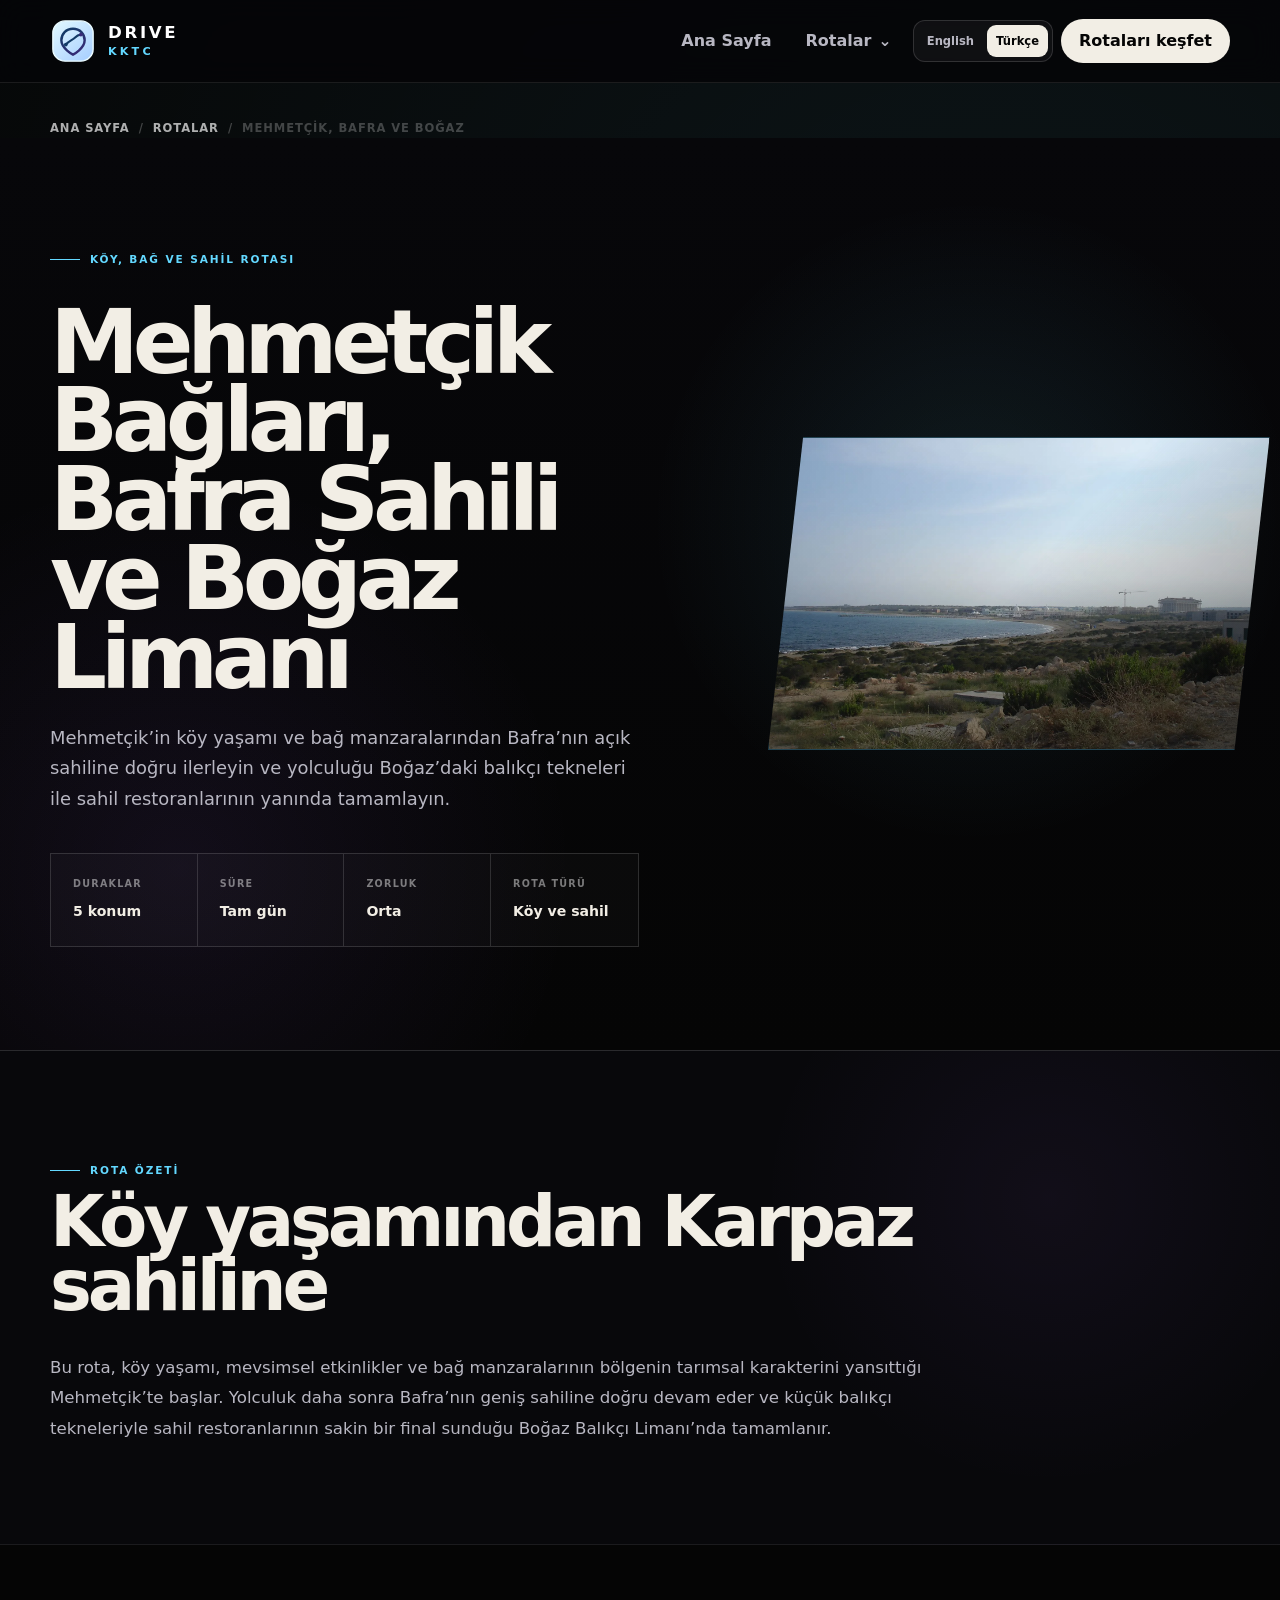
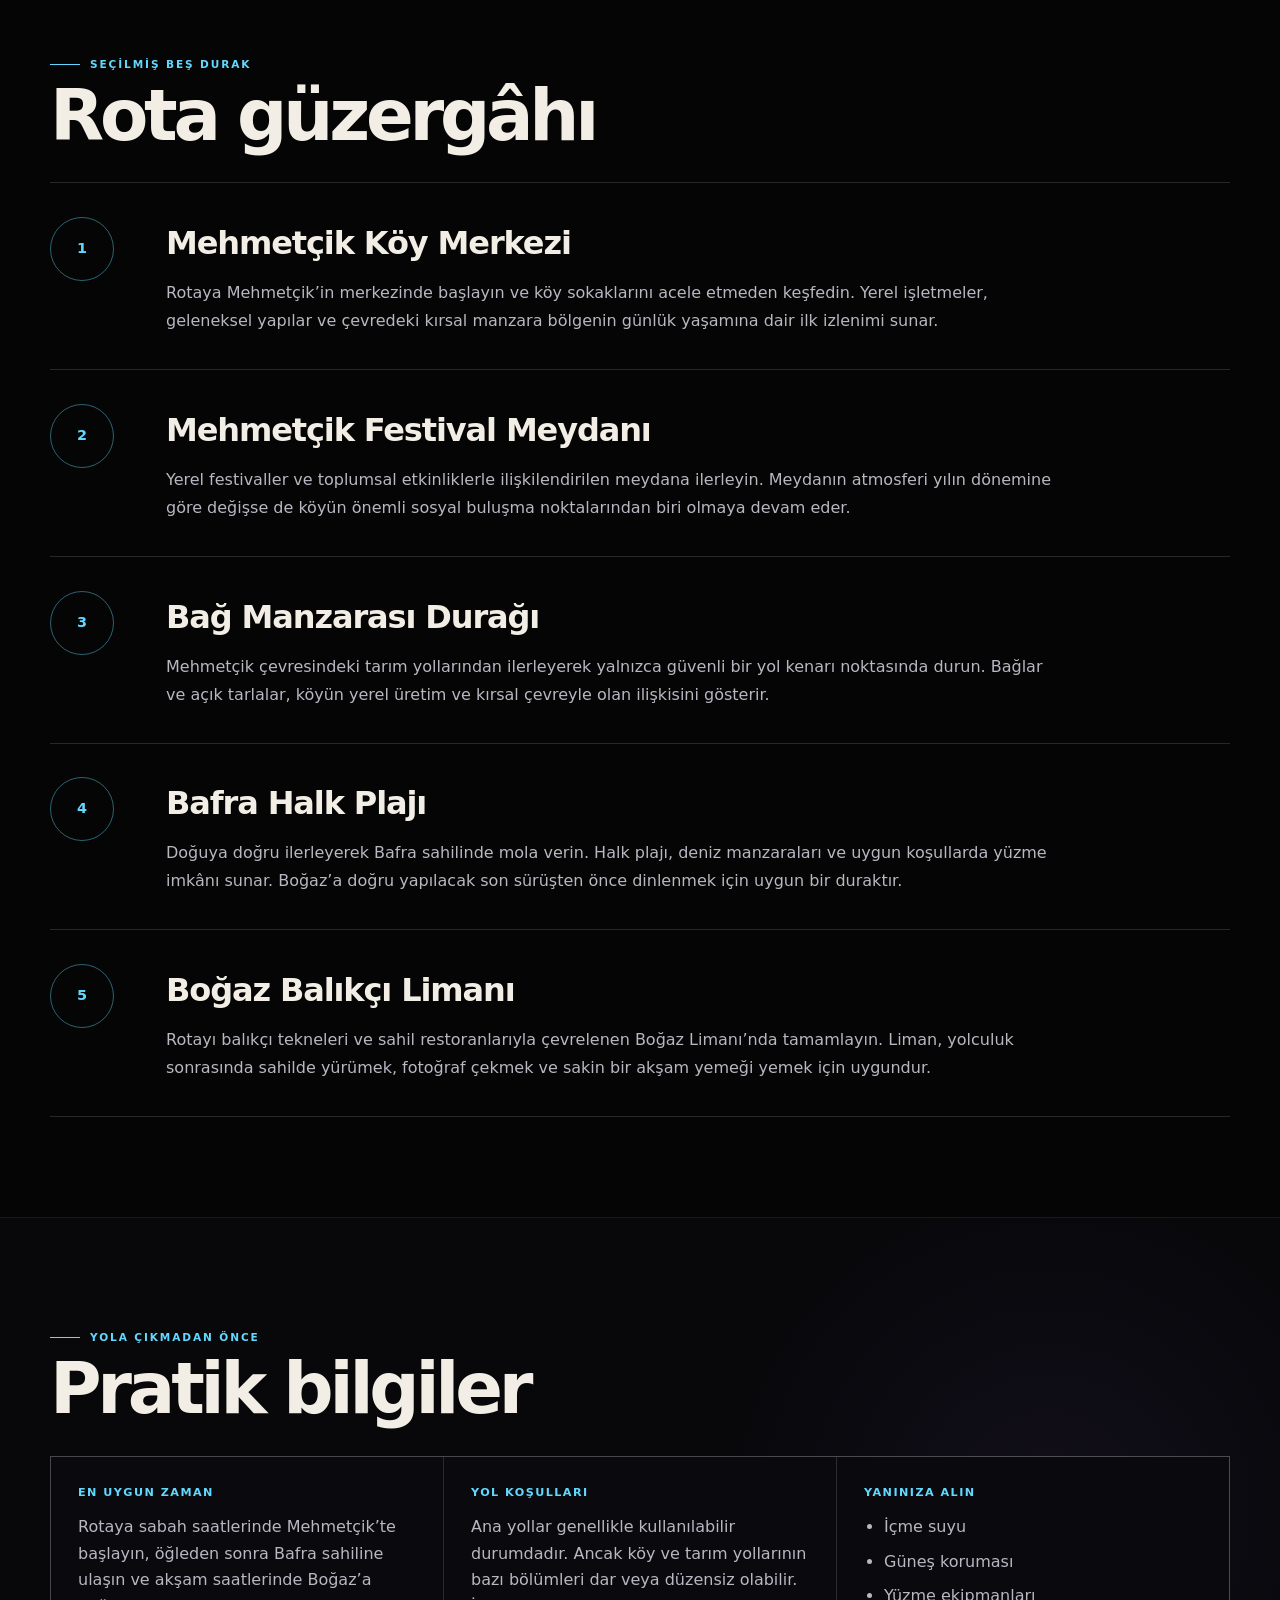
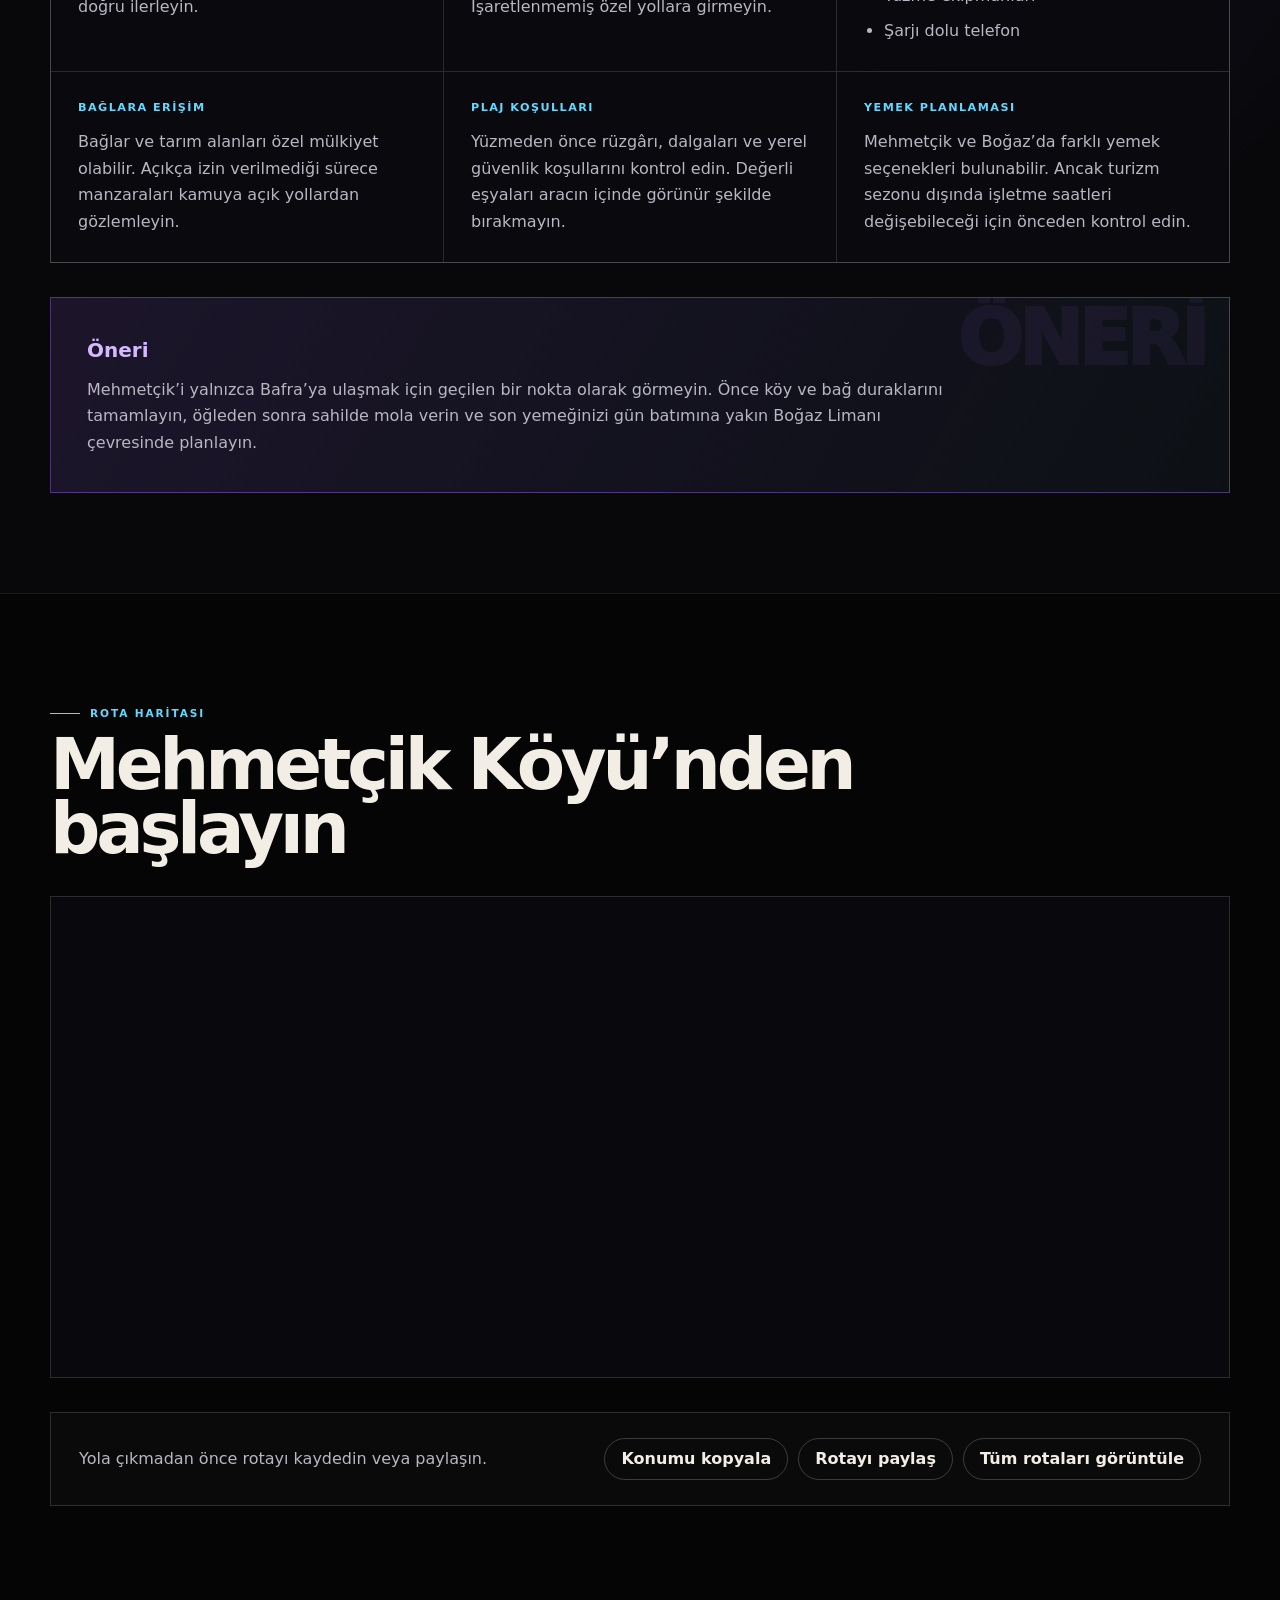
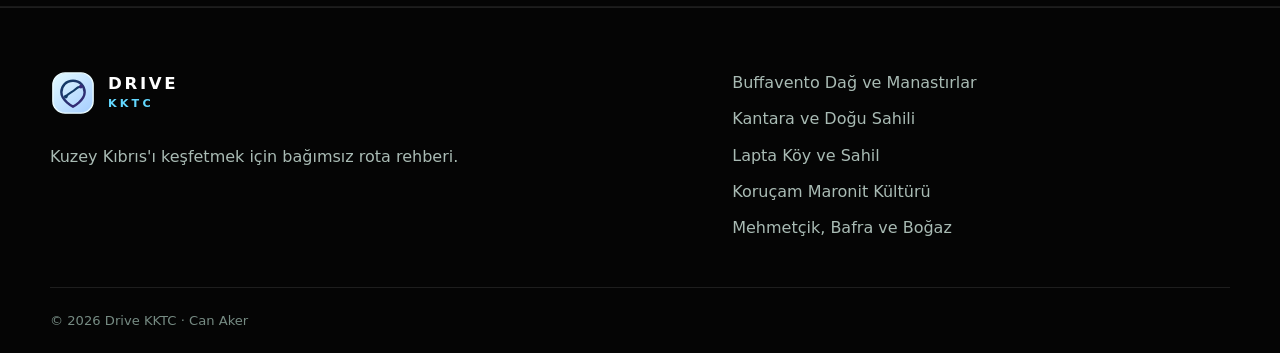
<file: tr/rotalar/mehmetcik-bafra-bogaz-rotasi/index.html>
<!doctype html>
<html lang="tr">

<head>
    <meta charset="utf-8">

    <meta
        name="viewport"
        content="width=device-width, initial-scale=1"
    >

    <title>
        Mehmetçik Bağları, Bafra Sahili ve Boğaz Limanı | Drive KKTC
    </title>

    <meta
        name="description"
        content="Mehmetçik Köy Merkezi, Festival Meydanı, bağ manzaraları, Bafra Halk Plajı ve Boğaz Balıkçı Limanı'nı içeren beş duraklı Kuzey Kıbrıs rotasını keşfedin."
    >

    <meta name="robots" content="index, follow">

    <link
        rel="canonical"
        href="/tr/rotalar/mehmetcik-bafra-bogaz-rotasi/"
    >

    <link
        rel="alternate"
        hreflang="en"
        href="/en/routes/mehmetcik-bafra-bogaz-route/"
    >

    <link
        rel="alternate"
        hreflang="tr"
        href="/tr/rotalar/mehmetcik-bafra-bogaz-rotasi/"
    >

    <link
        rel="alternate"
        hreflang="x-default"
        href="/en/routes/mehmetcik-bafra-bogaz-route/"
    >

    <link
        rel="icon"
        type="image/svg+xml"
        href="../../../favicon.svg"
    >

    <link
        rel="stylesheet"
        href="../../../css/site.css"
    >

    <script
        src="../../../js/components.js"
        defer
    ></script>

    <script
        src="../../../js/site.js"
        defer
    ></script>

    <script type="application/ld+json">
        {
            "@context": "https://schema.org",
            "@type": "TouristTrip",
            "name": "Mehmetçik Bağları, Bafra Sahili ve Boğaz Limanı",
            "description": "Mehmetçik, Bafra ve Boğaz boyunca uzanan beş duraklı köy, bağ ve sahil rotası.",
            "touristType": [
                "Kültür gezginleri",
                "Sahil rotası gezginleri",
                "Yemek gezginleri",
                "Fotoğraf gezginleri"
            ],
            "itinerary": {
                "@type": "ItemList",
                "numberOfItems": 5,
                "itemListElement": [
                    {
                        "@type": "ListItem",
                        "position": 1,
                        "name": "Mehmetçik Köy Merkezi"
                    },
                    {
                        "@type": "ListItem",
                        "position": 2,
                        "name": "Mehmetçik Festival Meydanı"
                    },
                    {
                        "@type": "ListItem",
                        "position": 3,
                        "name": "Bağ Manzarası Durağı"
                    },
                    {
                        "@type": "ListItem",
                        "position": 4,
                        "name": "Bafra Halk Plajı"
                    },
                    {
                        "@type": "ListItem",
                        "position": 5,
                        "name": "Boğaz Balıkçı Limanı"
                    }
                ]
            }
        }
    </script>
</head>

<body
    class="cinematic-route-detail"
    data-locale="tr"
    data-page="routes"
    data-route="mehmetcik"
    data-root="../../../"
>
    <div data-site-header></div>

    <main>
        <div class="container">
            <nav
                class="breadcrumbs"
                aria-label="Sayfa yolu"
            >
                <a href="../../index.html">
                    Ana Sayfa
                </a>

                <span aria-hidden="true">/</span>

                <a href="../../index.html#routes">
                    Rotalar
                </a>

                <span aria-hidden="true">/</span>

                <span aria-current="page">
                    Mehmetçik, Bafra ve Boğaz
                </span>
            </nav>
        </div>

        <section class="route-hero">
            <div class="container">
                <div class="route-hero-grid">
                    <div>
                        <p class="eyebrow">
                            Köy, Bağ ve Sahil Rotası
                        </p>

                        <h1>
                            Mehmetçik Bağları,
                            Bafra Sahili ve Boğaz Limanı
                        </h1>

                        <p class="route-hero-description">
                            Mehmetçik’in köy yaşamı ve bağ manzaralarından
                            Bafra’nın açık sahiline doğru ilerleyin ve
                            yolculuğu Boğaz’daki balıkçı tekneleri ile sahil
                            restoranlarının yanında tamamlayın.
                        </p>

                        <div class="route-facts">
                            <div class="route-fact">
                                <small>Duraklar</small>
                                <strong>5 konum</strong>
                            </div>

                            <div class="route-fact">
                                <small>Süre</small>
                                <strong>Tam gün</strong>
                            </div>

                            <div class="route-fact">
                                <small>Zorluk</small>
                                <strong>Orta</strong>
                            </div>

                            <div class="route-fact">
                                <small>Rota türü</small>
                                <strong>Köy ve sahil</strong>
                            </div>
                        </div>
                    </div>

                    <figure class="route-cover">
                        <img
                            src="../../../images/routes/mehmetcik-bafra-bogaz.webp"
                            alt="Kuzey Kıbrıs'ın doğusunda uzanan açık Bafra sahili ve mavi deniz"
                            width="1920"
                            height="1080"
                            loading="eager"
                            decoding="async"
                        >
                    </figure>
                </div>
            </div>
        </section>

        <section class="section section-dark">
            <div class="container route-content">
                <div>
                    <p class="eyebrow">
                        Rota özeti
                    </p>

                    <h2>
                        Köy yaşamından Karpaz sahiline
                    </h2>
                </div>

                <p class="route-intro">
                    Bu rota, köy yaşamı, mevsimsel etkinlikler ve bağ
                    manzaralarının bölgenin tarımsal karakterini yansıttığı
                    Mehmetçik’te başlar. Yolculuk daha sonra Bafra’nın geniş
                    sahiline doğru devam eder ve küçük balıkçı tekneleriyle
                    sahil restoranlarının sakin bir final sunduğu Boğaz
                    Balıkçı Limanı’nda tamamlanır.
                </p>
            </div>
        </section>

        <section class="section">
            <div class="container route-content">
                <div>
                    <p class="eyebrow">
                        Seçilmiş beş durak
                    </p>

                    <h2>
                        Rota güzergâhı
                    </h2>
                </div>

                <div class="stops-list">
                    <article class="stop-card">
                        <div class="stop-number">
                            1
                        </div>

                        <div class="stop-content">
                            <h3>
                                Mehmetçik Köy Merkezi
                            </h3>

                            <p>
                                Rotaya Mehmetçik’in merkezinde başlayın ve köy
                                sokaklarını acele etmeden keşfedin. Yerel
                                işletmeler, geleneksel yapılar ve çevredeki
                                kırsal manzara bölgenin günlük yaşamına dair
                                ilk izlenimi sunar.
                            </p>
                        </div>
                    </article>

                    <article class="stop-card">
                        <div class="stop-number">
                            2
                        </div>

                        <div class="stop-content">
                            <h3>
                                Mehmetçik Festival Meydanı
                            </h3>

                            <p>
                                Yerel festivaller ve toplumsal etkinliklerle
                                ilişkilendirilen meydana ilerleyin. Meydanın
                                atmosferi yılın dönemine göre değişse de köyün
                                önemli sosyal buluşma noktalarından biri olmaya
                                devam eder.
                            </p>
                        </div>
                    </article>

                    <article class="stop-card">
                        <div class="stop-number">
                            3
                        </div>

                        <div class="stop-content">
                            <h3>
                                Bağ Manzarası Durağı
                            </h3>

                            <p>
                                Mehmetçik çevresindeki tarım yollarından
                                ilerleyerek yalnızca güvenli bir yol kenarı
                                noktasında durun. Bağlar ve açık tarlalar,
                                köyün yerel üretim ve kırsal çevreyle olan
                                ilişkisini gösterir.
                            </p>
                        </div>
                    </article>

                    <article class="stop-card">
                        <div class="stop-number">
                            4
                        </div>

                        <div class="stop-content">
                            <h3>
                                Bafra Halk Plajı
                            </h3>

                            <p>
                                Doğuya doğru ilerleyerek Bafra sahilinde mola
                                verin. Halk plajı, deniz manzaraları ve uygun
                                koşullarda yüzme imkânı sunar. Boğaz’a doğru
                                yapılacak son sürüşten önce dinlenmek için
                                uygun bir duraktır.
                            </p>
                        </div>
                    </article>

                    <article class="stop-card">
                        <div class="stop-number">
                            5
                        </div>

                        <div class="stop-content">
                            <h3>
                                Boğaz Balıkçı Limanı
                            </h3>

                            <p>
                                Rotayı balıkçı tekneleri ve sahil
                                restoranlarıyla çevrelenen Boğaz Limanı’nda
                                tamamlayın. Liman, yolculuk sonrasında sahilde
                                yürümek, fotoğraf çekmek ve sakin bir akşam
                                yemeği yemek için uygundur.
                            </p>
                        </div>
                    </article>
                </div>
            </div>
        </section>

        <section class="section section-dark">
            <div class="container route-content">
                <div>
                    <p class="eyebrow">
                        Yola çıkmadan önce
                    </p>

                    <h2>
                        Pratik bilgiler
                    </h2>
                </div>

                <div class="practical-grid">
                    <article class="info-card">
                        <h3>
                            En uygun zaman
                        </h3>

                        <p>
                            Rotaya sabah saatlerinde Mehmetçik’te başlayın,
                            öğleden sonra Bafra sahiline ulaşın ve akşam
                            saatlerinde Boğaz’a doğru ilerleyin.
                        </p>
                    </article>

                    <article class="info-card">
                        <h3>
                            Yol koşulları
                        </h3>

                        <p>
                            Ana yollar genellikle kullanılabilir durumdadır.
                            Ancak köy ve tarım yollarının bazı bölümleri dar
                            veya düzensiz olabilir. İşaretlenmemiş özel
                            yollara girmeyin.
                        </p>
                    </article>

                    <article class="info-card">
                        <h3>
                            Yanınıza alın
                        </h3>

                        <ul>
                            <li>İçme suyu</li>
                            <li>Güneş koruması</li>
                            <li>Yüzme ekipmanları</li>
                            <li>Şarjı dolu telefon</li>
                        </ul>
                    </article>

                    <article class="info-card">
                        <h3>
                            Bağlara erişim
                        </h3>

                        <p>
                            Bağlar ve tarım alanları özel mülkiyet olabilir.
                            Açıkça izin verilmediği sürece manzaraları kamuya
                            açık yollardan gözlemleyin.
                        </p>
                    </article>

                    <article class="info-card">
                        <h3>
                            Plaj koşulları
                        </h3>

                        <p>
                            Yüzmeden önce rüzgârı, dalgaları ve yerel güvenlik
                            koşullarını kontrol edin. Değerli eşyaları aracın
                            içinde görünür şekilde bırakmayın.
                        </p>
                    </article>

                    <article class="info-card">
                        <h3>
                            Yemek planlaması
                        </h3>

                        <p>
                            Mehmetçik ve Boğaz’da farklı yemek seçenekleri
                            bulunabilir. Ancak turizm sezonu dışında işletme
                            saatleri değişebileceği için önceden kontrol edin.
                        </p>
                    </article>
                </div>

                <aside class="insider-tip">
                    <h3>
                        Öneri
                    </h3>

                    <p>
                        Mehmetçik’i yalnızca Bafra’ya ulaşmak için geçilen bir
                        nokta olarak görmeyin. Önce köy ve bağ duraklarını
                        tamamlayın, öğleden sonra sahilde mola verin ve son
                        yemeğinizi gün batımına yakın Boğaz Limanı çevresinde
                        planlayın.
                    </p>
                </aside>
            </div>
        </section>

        <section class="section">
            <div class="container route-content">
                <div>
                    <p class="eyebrow">
                        Rota haritası
                    </p>

                    <h2>
                        Mehmetçik Köyü’nden başlayın
                    </h2>
                </div>

                <div class="map-frame">
                    <iframe
                        title="Kuzey Kıbrıs Mehmetçik köyü haritası"
                        src="https://www.google.com/maps?q=Mehmetcik%2C%20Cyprus&amp;output=embed"
                        loading="lazy"
                        referrerpolicy="no-referrer-when-downgrade"
                        allowfullscreen
                    ></iframe>
                </div>

                <div class="share-bar">
                    <p>
                        Yola çıkmadan önce rotayı kaydedin veya paylaşın.
                    </p>

                    <div class="share-actions">
                        <button
                            class="share-button"
                            type="button"
                            data-copy-link
                            data-success-text="Bağlantı kopyalandı"
                            data-error-text="Kopyalama başarısız"
                        >
                            Bağlantıyı kopyala
                        </button>

                        <button
                            class="share-button"
                            type="button"
                            data-share-page
                            data-share-title="Mehmetçik Bağları, Bafra Sahili ve Boğaz Limanı"
                            data-share-text="Mehmetçik, Bafra ve Boğaz boyunca uzanan beş duraklı köy, bağ ve sahil rotasını keşfedin."
                            data-success-text="Bağlantı kopyalandı"
                        >
                            Rotayı paylaş
                        </button>

                        <a
                            class="share-button"
                            href="../../index.html#routes"
                        >
                            Tüm rotaları görüntüle
                        </a>
                    </div>
                </div>
            </div>
        </section>
    </main>

    <div data-site-footer></div>
</body>

</html>
</file>
<file: css/site.css>
:root {
    --color-bg: #07110e;
    --color-bg-soft: #0b1814;
    --color-surface: #10231d;
    --color-surface-soft: rgba(16, 35, 29, 0.78);
    --color-surface-light: #17332a;

    --color-text: #f5f8f6;
    --color-text-soft: #a9bbb4;
    --color-text-muted: #768b83;

    --color-primary: #43d995;
    --color-primary-dark: #20ad72;
    --color-primary-soft: rgba(67, 217, 149, 0.13);

    --color-accent: #f0bd61;
    --color-accent-soft: rgba(240, 189, 97, 0.13);

    --color-border: rgba(255, 255, 255, 0.1);
    --color-border-strong: rgba(255, 255, 255, 0.18);

    --shadow-small: 0 12px 35px rgba(0, 0, 0, 0.2);
    --shadow-large: 0 28px 80px rgba(0, 0, 0, 0.34);

    --radius-small: 12px;
    --radius-medium: 20px;
    --radius-large: 34px;

    --container-width: 1180px;
    --header-height: 82px;

    --transition-fast: 180ms ease;
    --transition-medium: 320ms ease;
}

/* =========================================================
   Reset and base
   ========================================================= */

*,
*::before,
*::after {
    box-sizing: border-box;
}

html {
    scroll-behavior: smooth;
    scroll-padding-top: calc(var(--header-height) + 24px);
}

body {
    margin: 0;
    min-width: 320px;
    overflow-x: hidden;
    color: var(--color-text);
    background:
        radial-gradient(circle at 12% 8%,
            rgba(67, 217, 149, 0.12),
            transparent 30%),
        radial-gradient(circle at 88% 18%,
            rgba(240, 189, 97, 0.08),
            transparent 25%),
        linear-gradient(180deg,
            #06100d 0%,
            #0a1713 48%,
            #07110e 100%);
    font-family:
        Inter,
        ui-sans-serif,
        system-ui,
        -apple-system,
        BlinkMacSystemFont,
        "Segoe UI",
        sans-serif;
    line-height: 1.65;
    -webkit-font-smoothing: antialiased;
    text-rendering: optimizeLegibility;
}

body::before {
    position: fixed;
    inset: 0;
    z-index: -2;
    pointer-events: none;
    content: "";
    opacity: 0.24;
    background-image:
        linear-gradient(rgba(255, 255, 255, 0.025) 1px,
            transparent 1px),
        linear-gradient(90deg,
            rgba(255, 255, 255, 0.025) 1px,
            transparent 1px);
    background-size: 48px 48px;
    -webkit-mask-image: linear-gradient(to bottom, #000, transparent 90%);
    mask-image: linear-gradient(to bottom, #000, transparent 90%);
}

img {
    display: block;
    max-width: 100%;
}

a {
    color: inherit;
    text-decoration: none;
}

button,
input,
textarea,
select {
    font: inherit;
}

button {
    color: inherit;
}

ul,
ol {
    margin-top: 0;
}

::selection {
    color: #06100d;
    background: var(--color-primary);
}

:focus-visible {
    outline: 3px solid rgba(67, 217, 149, 0.8);
    outline-offset: 3px;
}

/* =========================================================
   Layout helpers
   ========================================================= */

.container {
    width: min(calc(100% - 40px),
            var(--container-width));
    margin-inline: auto;
}

.section {
    padding: 100px 0;
}

.section-small {
    padding: 72px 0;
}

.section-dark {
    border-top: 1px solid var(--color-border);
    border-bottom: 1px solid var(--color-border);
    background: rgba(4, 12, 9, 0.42);
}

.section-heading {
    display: grid;
    max-width: 760px;
    margin-bottom: 44px;
    gap: 14px;
}

.section-heading.center {
    margin-inline: auto;
    text-align: center;
}

.section-heading h2 {
    margin: 0;
    font-size: clamp(2.15rem, 4vw, 3.7rem);
    line-height: 1.05;
    letter-spacing: -0.045em;
}

.section-heading p {
    margin: 0;
    color: var(--color-text-soft);
    font-size: 1.05rem;
}

.eyebrow {
    display: inline-flex;
    width: fit-content;
    align-items: center;
    gap: 10px;
    color: var(--color-primary);
    font-size: 0.76rem;
    font-weight: 850;
    letter-spacing: 0.16em;
    text-transform: uppercase;
}

.eyebrow::before {
    width: 30px;
    height: 1px;
    content: "";
    background: currentColor;
}

.section-heading.center .eyebrow {
    margin-inline: auto;
}

.text-highlight {
    color: var(--color-primary);
}

.sr-only {
    position: absolute;
    width: 1px;
    height: 1px;
    padding: 0;
    overflow: hidden;
    clip: rect(0, 0, 0, 0);
    white-space: nowrap;
    border: 0;
}

/* =========================================================
   Header
   ========================================================= */

.site-header {
    position: sticky;
    top: 0;
    z-index: 1000;
    min-height: var(--header-height);
    border-bottom: 1px solid var(--color-border);
    background: rgba(6, 16, 13, 0.84);
    -webkit-backdrop-filter: blur(18px);
    backdrop-filter: blur(18px);
}

.header-inner {
    display: flex;
    min-height: var(--header-height);
    align-items: center;
    justify-content: space-between;
    gap: 24px;
}

.brand {
    display: inline-flex;
    flex-shrink: 0;
    align-items: center;
    gap: 12px;
}

.brand-mark {
    position: relative;
    display: grid;
    width: 46px;
    height: 46px;
    place-items: center;
    overflow: hidden;
    border-radius: 15px;
    background:
        linear-gradient(135deg,
            var(--color-primary),
            #087b78);
    box-shadow:
        0 10px 30px rgba(67, 217, 149, 0.22);
}

.brand-mark::before {
    width: 22px;
    height: 22px;
    content: "";
    border: 2px solid #fff;
    border-radius: 50%;
}

.brand-mark span {
    position: absolute;
    width: 32px;
    height: 12px;
    border: 2px solid #fff;
    border-radius: 50%;
    transform: rotate(-30deg);
}

.brand-text {
    display: grid;
    line-height: 1;
}

.brand-text strong {
    font-size: 1.04rem;
    letter-spacing: 0.16em;
}

.brand-text small {
    margin-top: 5px;
    color: var(--color-primary);
    font-size: 0.7rem;
    font-weight: 850;
    letter-spacing: 0.28em;
}

.primary-navigation {
    display: flex;
    align-items: center;
    gap: 8px;
}

.nav-link,
.routes-menu-button {
    min-height: 44px;
    padding: 0 13px;
    border: 0;
    border-radius: 12px;
    color: var(--color-text-soft);
    background: transparent;
    cursor: pointer;
    font-weight: 700;
    transition:
        color var(--transition-fast),
        background var(--transition-fast);
}

.nav-link {
    display: inline-flex;
    align-items: center;
}

.nav-link:hover,
.routes-menu-button:hover,
.nav-link.is-active {
    color: var(--color-text);
    background: rgba(255, 255, 255, 0.06);
}

.routes-menu {
    position: relative;
}

.routes-menu-button {
    display: inline-flex;
    align-items: center;
    gap: 7px;
}

.routes-menu-button span {
    transition: transform var(--transition-fast);
}

.routes-menu.is-open .routes-menu-button span {
    transform: rotate(180deg);
}

.routes-dropdown {
    position: absolute;
    top: calc(100% + 15px);
    inset-inline-start: 0;
    display: grid;
    width: 320px;
    margin: 0;
    padding: 10px;
    list-style: none;
    visibility: hidden;
    border: 1px solid var(--color-border);
    border-radius: 18px;
    background: rgba(10, 24, 19, 0.98);
    box-shadow: var(--shadow-large);
    opacity: 0;
    transform: translateY(-8px);
    transition:
        opacity var(--transition-fast),
        transform var(--transition-fast),
        visibility var(--transition-fast);
}

.routes-menu:hover .routes-dropdown,
.routes-menu:focus-within .routes-dropdown,
.routes-menu.is-open .routes-dropdown {
    visibility: visible;
    opacity: 1;
    transform: translateY(0);
}

.routes-dropdown a {
    display: block;
    padding: 12px 14px;
    border-radius: 11px;
    color: var(--color-text-soft);
    font-size: 0.9rem;
    transition:
        color var(--transition-fast),
        background var(--transition-fast);
}

.routes-dropdown a:hover,
.routes-dropdown a.is-active {
    color: var(--color-text);
    background: var(--color-primary-soft);
}

.language-switcher {
    display: flex;
    align-items: center;
    padding: 4px;
    border: 1px solid var(--color-border);
    border-radius: 12px;
    background: rgba(255, 255, 255, 0.035);
}

.language-switcher a {
    display: grid;
    min-width: 35px;
    height: 32px;
    place-items: center;
    border-radius: 9px;
    color: var(--color-text-soft);
    font-size: 0.72rem;
    font-weight: 850;
    transition:
        color var(--transition-fast),
        background var(--transition-fast);
}

.language-switcher a:hover,
.language-switcher a.is-current {
    color: #06100d;
    background: var(--color-primary);
}

.menu-toggle {
    display: none;
    width: 46px;
    height: 46px;
    padding: 11px;
    border: 1px solid var(--color-border);
    border-radius: 14px;
    background: rgba(255, 255, 255, 0.04);
    cursor: pointer;
}

.menu-toggle span {
    display: block;
    width: 100%;
    height: 2px;
    margin: 5px 0;
    border-radius: 999px;
    background: var(--color-text);
}

/* =========================================================
   Buttons
   ========================================================= */

.button,
.header-cta {
    display: inline-flex;
    min-height: 48px;
    align-items: center;
    justify-content: center;
    gap: 10px;
    padding: 0 20px;
    border: 1px solid transparent;
    border-radius: 14px;
    color: #06100d;
    background: var(--color-primary);
    cursor: pointer;
    font-weight: 850;
    transition:
        transform var(--transition-fast),
        background var(--transition-fast),
        box-shadow var(--transition-fast);
}

.header-cta {
    min-height: 44px;
    padding-inline: 17px;
}

.button:hover,
.header-cta:hover {
    background: #67e8ad;
    box-shadow:
        0 14px 34px rgba(67, 217, 149, 0.22);
    transform: translateY(-2px);
}

.button.secondary {
    color: var(--color-text);
    border-color: var(--color-border);
    background: rgba(255, 255, 255, 0.045);
}

.button.secondary:hover {
    background: rgba(255, 255, 255, 0.09);
    box-shadow: none;
}

.button.small {
    min-height: 42px;
    padding-inline: 16px;
    font-size: 0.9rem;
}

/* ==================================================
   CINEMATIC ROUTE EXPERIENCE
================================================== */

body.cinematic-home {
    --cinematic-bg: #050505;
    --cinematic-bg-soft: #0a0a0d;
    --cinematic-cream: #f2eee5;
    --cinematic-text: #ffffff;
    --cinematic-muted: #b8b7c2;
    --cinematic-blue: #63d8ff;
    --cinematic-violet: #a76cff;
    --cinematic-amber: #f0b35b;
    --cinematic-line: rgba(255, 255, 255, 0.16);
    color: var(--cinematic-text);
    background:
        radial-gradient(circle at 78% 8%,
            rgba(99, 216, 255, 0.08),
            transparent 27%),
        radial-gradient(circle at 18% 48%,
            rgba(167, 108, 255, 0.07),
            transparent 30%),
        var(--cinematic-bg);
}

body.cinematic-home::before {
    z-index: -1;
    opacity: 0.12;
    background-image:
        linear-gradient(rgba(255, 255, 255, 0.045) 1px,
            transparent 1px),
        linear-gradient(90deg,
            rgba(255, 255, 255, 0.045) 1px,
            transparent 1px);
    background-size: 72px 72px;
    -webkit-mask-image: linear-gradient(to bottom,
            #000,
            transparent 82%);
    mask-image: linear-gradient(to bottom,
            #000,
            transparent 82%);
}

.cinematic-home ::selection {
    color: #050505;
    background: var(--cinematic-blue);
}

.cinematic-home :focus-visible {
    outline-color: var(--cinematic-blue);
}

.cinematic-home>[data-site-header] {
    position: sticky;
    top: 0;
    z-index: 1000;
}

.cinematic-home .site-header {
    border-bottom-color: rgba(255, 255, 255, 0.08);
    background: rgba(5, 5, 5, 0.28);
    -webkit-backdrop-filter: blur(8px);
    backdrop-filter: blur(8px);
    transition:
        background var(--transition-medium),
        border-color var(--transition-medium),
        backdrop-filter var(--transition-medium);
}

.cinematic-home.is-story-scrolled .site-header {
    border-bottom-color: rgba(255, 255, 255, 0.13);
    background: rgba(5, 5, 7, 0.84);
    -webkit-backdrop-filter: blur(14px);
    backdrop-filter: blur(14px);
}

.cinematic-home .brand-mark {
    border: 1px solid rgba(255, 255, 255, 0.13);
    background:
        linear-gradient(135deg,
            rgba(99, 216, 255, 0.9),
            rgba(167, 108, 255, 0.88));
    box-shadow:
        0 12px 34px rgba(99, 216, 255, 0.15),
        0 0 0 1px rgba(255, 255, 255, 0.05) inset;
}

.cinematic-home .brand-text small {
    color: var(--cinematic-blue);
}

.cinematic-home .nav-link,
.cinematic-home .routes-menu-button,
.cinematic-home .language-switcher a {
    color: var(--cinematic-muted);
}

.cinematic-home .language-switcher a {
    min-width: 0;
    padding-inline: 9px;
}

.cinematic-home .nav-link:hover,
.cinematic-home .routes-menu-button:hover,
.cinematic-home .nav-link.is-active {
    color: var(--cinematic-text);
    background: rgba(255, 255, 255, 0.07);
}

.cinematic-home .routes-dropdown {
    border-color: rgba(255, 255, 255, 0.13);
    background: rgba(8, 8, 11, 0.98);
    box-shadow: 0 28px 80px rgba(0, 0, 0, 0.46);
}

.cinematic-home .routes-dropdown a:hover,
.cinematic-home .routes-dropdown a.is-active {
    color: var(--cinematic-text);
    background: rgba(99, 216, 255, 0.11);
}

.cinematic-home .language-switcher,
.cinematic-home .menu-toggle {
    border-color: rgba(255, 255, 255, 0.14);
    background: rgba(255, 255, 255, 0.045);
}

.cinematic-home .menu-toggle span {
    background: var(--cinematic-cream);
}

.cinematic-home .language-switcher a:hover,
.cinematic-home .language-switcher a.is-current {
    color: #050505;
    background: var(--cinematic-cream);
}

.cinematic-home .header-cta {
    border-radius: 999px;
    color: #050505;
    background: var(--cinematic-cream);
}

.cinematic-home .header-cta:hover {
    background: var(--cinematic-blue);
    box-shadow: 0 14px 34px rgba(99, 216, 255, 0.16);
}

.cinematic-main {
    position: relative;
    isolation: isolate;
    overflow: clip;
    background: var(--cinematic-bg);
}

.cinematic-story {
    --story-stage-height: calc(100vh - var(--header-height));
    --story-stage-height: calc(100svh - var(--header-height));
    --story-stage-height: calc(100dvh - var(--header-height));
    --story-progress: 0;
    --scene-progress: 0;
    --map-x: 10vw;
    --map-y: -2vh;
    --map-z: 0px;
    --map-scale: 1.05;
    --map-rotate-x: 56deg;
    --map-rotate-y: -8deg;
    position: relative;
    isolation: isolate;
    overflow: clip;
    background:
        radial-gradient(circle at 64% 31%,
            rgba(99, 216, 255, 0.07),
            transparent 26%),
        linear-gradient(180deg, #050505, #09090c 48%, #050505);
    scroll-margin-top: var(--header-height);
}

.cinematic-stage {
    position: sticky;
    top: var(--header-height);
    z-index: 0;
    width: 100%;
    height: var(--story-stage-height);
    overflow: clip;
    pointer-events: none;
    background:
        radial-gradient(ellipse at 54% 54%,
            rgba(28, 29, 37, 0.95),
            rgba(5, 5, 5, 0.94) 54%,
            #050505 84%);
}

.cinematic-stage::before,
.cinematic-stage::after {
    position: absolute;
    inset: 0;
    z-index: 8;
    pointer-events: none;
    content: "";
}

.cinematic-stage::before {
    background:
        linear-gradient(90deg,
            rgba(5, 5, 5, 0.76),
            transparent 30%,
            transparent 72%,
            rgba(5, 5, 5, 0.54)),
        linear-gradient(180deg,
            rgba(5, 5, 5, 0.14),
            transparent 42%,
            rgba(5, 5, 5, 0.76));
}

.cinematic-stage::after {
    opacity: 0.12;
    background-image:
        repeating-linear-gradient(0deg,
            transparent 0,
            transparent 3px,
            rgba(255, 255, 255, 0.035) 4px);
    mix-blend-mode: soft-light;
}

.cinematic-atmosphere {
    position: absolute;
    inset: -18%;
    z-index: 0;
    opacity: 0.8;
    background:
        radial-gradient(circle at 68% 42%,
            rgba(99, 216, 255, 0.17),
            transparent 20%),
        radial-gradient(circle at 45% 62%,
            rgba(167, 108, 255, 0.13),
            transparent 27%),
        radial-gradient(circle at 18% 78%,
            rgba(240, 179, 91, 0.07),
            transparent 17%);
}

.cinematic-photo-stack {
    position: absolute;
    inset: 0;
    z-index: 1;
    visibility: hidden;
    opacity: 0;
}

.cinematic-story.is-enhanced .cinematic-photo-stack {
    visibility: visible;
    opacity: 1;
}

.cinematic-photo {
    --photo-presence: 0;
    --photo-scale: 1.075;
    --photo-reveal: 0%;
    --photo-inset: 50%;
    --photo-panel-inset: 38%;
    position: absolute;
    inset: -2%;
    margin: 0;
    overflow: hidden;
    opacity: var(--photo-presence);
    will-change: opacity, clip-path;
}

.cinematic-photo:nth-child(1) {
    z-index: 1;
}

.cinematic-photo:nth-child(2) {
    z-index: 2;
}

.cinematic-photo:nth-child(3) {
    z-index: 3;
}

.cinematic-photo:nth-child(4) {
    z-index: 4;
}

.cinematic-photo:nth-child(5) {
    z-index: 5;
}

.cinematic-photo::before,
.cinematic-photo::after {
    position: absolute;
    inset: 0;
    z-index: 2;
    pointer-events: none;
    content: "";
}

.cinematic-photo::before {
    background:
        linear-gradient(90deg,
            rgba(5, 5, 5, 0.82),
            rgba(5, 5, 5, 0.18) 48%,
            rgba(5, 5, 5, 0.66)),
        linear-gradient(180deg,
            rgba(5, 5, 5, 0.12),
            transparent 48%,
            rgba(5, 5, 5, 0.82));
}

.cinematic-photo::after {
    opacity: 0.24;
    background:
        radial-gradient(ellipse at center,
            transparent 30%,
            rgba(5, 5, 5, 0.72) 100%),
        repeating-radial-gradient(circle at 20% 30%,
            rgba(255, 255, 255, 0.09) 0 0.5px,
            transparent 0.8px 3px);
    mix-blend-mode: soft-light;
}

.cinematic-photo img {
    width: 100%;
    height: 100%;
    max-width: none;
    object-fit: cover;
    transform: scale(var(--photo-scale));
    will-change: transform;
}

.cinematic-photo--diagonal {
    clip-path: polygon(0 0,
            var(--photo-reveal) 0,
            calc(var(--photo-reveal) - 13%) 100%,
            0 100%);
}

.cinematic-photo--diagonal img {
    object-position: 48% center;
}

.cinematic-photo--coastal {
    clip-path: inset(0 calc(100% - var(--photo-reveal)) 0 0);
}

.cinematic-photo--coastal::after {
    box-shadow:
        0 0 80px rgba(99, 216, 255, 0.15) inset;
}

.cinematic-photo--split {
    clip-path: inset(0 var(--photo-inset));
}

.cinematic-photo--panel {
    inset: 2% 0;
    clip-path: inset(var(--photo-panel-inset) 0);
}

.cinematic-photo--panel::before {
    border-top: 1px solid rgba(99, 216, 255, 0.44);
    border-bottom: 1px solid rgba(167, 108, 255, 0.32);
}

.cinematic-photo--full {
    inset: 0;
    clip-path: inset(0);
}

.cinematic-photo--full::before {
    background:
        linear-gradient(90deg,
            rgba(5, 5, 5, 0.72),
            rgba(5, 5, 5, 0.2) 50%,
            rgba(5, 5, 5, 0.48)),
        linear-gradient(180deg,
            rgba(5, 5, 5, 0.16),
            rgba(5, 5, 5, 0.2) 48%,
            rgba(5, 5, 5, 0.88));
}

.cinematic-map-camera {
    position: absolute;
    top: 47%;
    left: 55%;
    z-index: 6;
    width: min(74vw, 1060px);
    aspect-ratio: 607 / 390;
    perspective: 1500px;
    transform: translate(-50%, -50%);
}

.cinematic-map-object {
    --route-glow-opacity: 0.34;

    position: relative;
    width: 100%;
    height: 100%;
    transform:
        translate3d(var(--map-x),
            var(--map-y),
            var(--map-z)) rotateX(var(--map-rotate-x)) rotateY(var(--map-rotate-y)) scale(var(--map-scale));
    transform-origin: center;
    transform-style: preserve-3d;
    will-change: transform;
}

.cinematic-map-depth,
.cinematic-map-surface {
    position: absolute;
    inset: 0;
    width: 100%;
    height: 100%;
}

.cinematic-map-depth {
    opacity: 0.24;
    filter:
        grayscale(1) brightness(0.78) sepia(1) hue-rotate(205deg) saturate(5) blur(1.5px);
    transform: translate3d(0, 24px, -58px) scale(0.995);
}

.cinematic-map-surface {
    transform: translateZ(14px);
    transform-style: preserve-3d;
    filter:
        drop-shadow(0 46px 44px rgba(0, 0, 0, 0.62)) drop-shadow(0 0 32px rgba(99, 216, 255, 0.13));
}

.cinematic-map-image,
.cinematic-route-overlay {
    position: absolute;
    inset: 0;
    width: 100%;
    height: 100%;
}

.cinematic-map-image {
    opacity: 0.68;
    filter:
        grayscale(1) brightness(1.16) contrast(1.15) saturate(0);
}

.cinematic-route-overlay {
    overflow: visible;
    opacity: 0.86;
}

.cinematic-route-line {
    fill: none;
    stroke-linecap: round;
    stroke-linejoin: round;
    vector-effect: non-scaling-stroke;
}

.cinematic-route-line--base {
    display: block;
    stroke: rgba(255, 255, 255, 0.3);
    stroke-width: 1.5;
    stroke-dasharray: none;
    stroke-dashoffset: 0;
    opacity: 1;
}

.cinematic-route-line--glow,
.cinematic-route-line--progress {
    display: none !important;
    opacity: 0 !important;
    filter: none !important;
}

.cinematic-map-point {
    color: var(--cinematic-blue);
    opacity: 0.3;
    transition:
        opacity var(--transition-fast),
        color var(--transition-fast);
}

.cinematic-map-point__pulse,
.cinematic-map-point__ring,
.cinematic-map-point__core {
    vector-effect: non-scaling-stroke;
    transform-box: fill-box;
    transform-origin: center;
}

.cinematic-map-point__pulse {
    fill: none;
    stroke: currentColor;
    stroke-width: 1;
    opacity: 0;
}

.cinematic-map-point__ring {
    fill: rgba(5, 5, 5, 0.72);
    stroke: currentColor;
    stroke-width: 1.2;
}

.cinematic-map-point__core {
    fill: currentColor;
    filter: drop-shadow(0 0 5px currentColor);
}

.cinematic-map-point.is-past {
    color: var(--cinematic-violet);
    opacity: 0.68;
}

.cinematic-map-point.is-active,
.cinematic-map-point.is-complete {
    opacity: 1;
}

.cinematic-map-point.is-active .cinematic-map-point__ring {
    transform: scale(1.45);
}

.cinematic-map-point.is-active .cinematic-map-point__core {
    transform: scale(1.48);
}

.cinematic-map-point.is-active .cinematic-map-point__pulse {
    animation: cinematic-radar 1.9s ease-out infinite;
}

.cinematic-map-point.is-complete {
    color: var(--cinematic-blue);
}

.cinematic-map-point.is-complete .cinematic-map-point__ring {
    fill: rgba(99, 216, 255, 0.12);
}

.cinematic-map-label {
    opacity: 0;
    transition: opacity var(--transition-fast);
}

.cinematic-map-label line {
    stroke: currentColor;
    stroke-width: 0.7;
    vector-effect: non-scaling-stroke;
}

.cinematic-map-label text {
    fill: #fff;
    font-size: 7px;
    font-weight: 800;
    letter-spacing: 0.12em;
    paint-order: stroke;
    stroke: rgba(5, 5, 5, 0.92);
    stroke-width: 2.4px;
    stroke-linejoin: round;
}

.cinematic-map-point.is-active .cinematic-map-label,
.cinematic-map-point.is-complete .cinematic-map-label {
    opacity: 0.92;
}

@keyframes cinematic-radar {
    0% {
        opacity: 0.85;
        transform: scale(0.78);
    }

    72%,
    100% {
        opacity: 0;
        transform: scale(3.1);
    }
}

@keyframes cinematic-radar-mobile {
    0% {
        opacity: 0.66;
        transform: scale(0.82);
    }

    72%,
    100% {
        opacity: 0;
        transform: scale(2);
    }
}

.cinematic-stage-hud,
.cinematic-story-meter {
    position: absolute;
    z-index: 9;
    color: rgba(255, 255, 255, 0.62);
    font-size: 0.64rem;
    font-weight: 760;
    letter-spacing: 0.13em;
    text-transform: uppercase;
}

.cinematic-stage-hud {
    top: clamp(22px, 3vw, 42px);
    right: max(24px, calc((100vw - var(--container-width)) / 2));
    display: grid;
    justify-items: end;
    gap: 5px;
    text-align: right;
}

.cinematic-stage-hud strong {
    color: var(--cinematic-cream);
    font-size: 0.76rem;
    letter-spacing: 0.08em;
}

.cinematic-story-meter {
    bottom: clamp(24px, 4vw, 54px);
    left: max(24px, calc((100vw - var(--container-width)) / 2));
    display: grid;
    width: min(220px, 30vw);
    gap: 9px;
}

.cinematic-story-meter div {
    position: relative;
    height: 1px;
    overflow: hidden;
    background: rgba(255, 255, 255, 0.2);
}

.cinematic-story-meter i {
    display: block;
    width: 100%;
    height: 100%;
    background:
        linear-gradient(90deg,
            var(--cinematic-violet),
            var(--cinematic-blue));
    transform: scaleX(var(--story-progress));
    transform-origin: left;
}

.cinematic-track {
    position: relative;
    z-index: 10;
    margin-top: calc(0px - var(--story-stage-height));
}

.cinematic-chapter {
    --chapter-height: 68vh;
    --chapter-height: 68svh;
    --chapter-presence: 1;
    --chapter-shift: 0px;
    --route-local-progress: 0;
    position: relative;
    min-height: var(--chapter-height);
    scroll-margin-top: var(--header-height);
}

.cinematic-intro,
.cinematic-finale {
    --chapter-height: 90vh;
    --chapter-height: 90svh;
}

.cinematic-chapter__inner {
    position: relative;
    z-index: 2;
    display: grid;
    min-height: var(--chapter-height);
    align-items: center;
    padding-top: clamp(42px, 7vh, 76px);
    padding-bottom: clamp(42px, 7vh, 76px);
}

.cinematic-story.is-enhanced .cinematic-chapter__inner {
    opacity: var(--chapter-presence);
    transform: translate3d(0, var(--chapter-shift), 0);
    will-change: opacity, transform;
}

.cinematic-kicker {
    display: flex;
    margin: 0;
    align-items: center;
    gap: 12px;
    color: var(--cinematic-blue);
    font-size: 0.68rem;
    font-weight: 820;
    letter-spacing: 0.18em;
    text-transform: uppercase;
}

.cinematic-kicker::before {
    width: 38px;
    height: 1px;
    content: "";
    background: currentColor;
}

.cinematic-intro-copy {
    position: relative;
    width: 100%;
}

/* =========================================================
   Home opening reveal animation
   ========================================================= */

.cinematic-home .cinematic-intro-copy>* {
    opacity: 0;
    transform: translate3d(0, 30px, 0);
    transition:
        opacity 760ms ease,
        transform 760ms cubic-bezier(0.2, 0.7, 0.2, 1);
}

.cinematic-home .cinematic-map-camera {
    opacity: 0;
    filter: blur(8px);
    transition:
        opacity 1100ms ease 180ms,
        filter 1100ms ease 180ms;
}

.cinematic-home .cinematic-stage-hud {
    opacity: 0;
    transform: translate3d(0, -16px, 0);
    transition:
        opacity 650ms ease 520ms,
        transform 650ms ease 520ms;
}

.cinematic-home .cinematic-story-meter {
    opacity: 0;
    transform: translate3d(0, 16px, 0);
    transition:
        opacity 650ms ease 780ms,
        transform 650ms ease 780ms;
}

/* Sıralı giriş gecikmeleri */

.cinematic-home .cinematic-intro-copy> :nth-child(1) {
    transition-delay: 80ms;
}

.cinematic-home .cinematic-intro-copy> :nth-child(2) {
    transition-delay: 180ms;
}

.cinematic-home .cinematic-intro-copy> :nth-child(3) {
    transition-delay: 340ms;
}

.cinematic-home .cinematic-intro-copy> :nth-child(4) {
    transition-delay: 500ms;
}

.cinematic-home .cinematic-intro-copy> :nth-child(5) {
    transition-delay: 660ms;
}

/* Görünür durum */

.cinematic-home.is-home-intro-visible .cinematic-intro-copy>* {
    opacity: 1;
    transform: translate3d(0, 0, 0);
}

.cinematic-home.is-home-intro-visible .cinematic-map-camera {
    opacity: 1;
    filter: none;
}

.cinematic-home.is-home-intro-visible .cinematic-stage-hud,
.cinematic-home.is-home-intro-visible .cinematic-story-meter {
    opacity: 1;
    transform: translate3d(0, 0, 0);
}

@media (prefers-reduced-motion: reduce) {

    .cinematic-home .cinematic-intro-copy>*,
    .cinematic-home .cinematic-map-camera,
    .cinematic-home .cinematic-stage-hud,
    .cinematic-home .cinematic-story-meter {
        opacity: 1;
        filter: none;
        transform: none;
        transition: none;
    }
}

.cinematic-intro h1 {
    display: grid;
    width: min-content;
    margin: clamp(24px, 4vh, 44px) 0 0;
    color: var(--cinematic-cream);
    font-size: clamp(6rem, 15vw, 14.5rem);
    font-weight: 900;
    line-height: 0.69;
    letter-spacing: -0.09em;
    text-transform: uppercase;
}

.cinematic-intro h1 span {
    display: block;
}

.cinematic-title-outline {
    color: transparent;
    -webkit-text-stroke: 1px rgba(242, 238, 229, 0.66);
}

.cinematic-intro-line {
    width: min(520px, 100%);
    margin: clamp(28px, 5vh, 52px) 0 0;
    color: var(--cinematic-cream);
    font-size: clamp(1.15rem, 2vw, 1.8rem);
    font-weight: 620;
    letter-spacing: -0.025em;
}

.cinematic-intro-facts,
.cinematic-finale-facts,
.cinematic-route-meta {
    margin: 0;
}

.cinematic-intro-facts {
    display: grid;
    width: min(610px, 100%);
    margin-top: clamp(30px, 5vh, 56px);
    grid-template-columns: 0.7fr 1fr 1.35fr;
    border-top: 1px solid var(--cinematic-line);
    border-bottom: 1px solid var(--cinematic-line);
}

.cinematic-intro-facts div {
    min-width: 0;
    padding: 14px 18px 15px 0;
}

.cinematic-intro-facts div+div {
    padding-left: 18px;
    border-left: 1px solid var(--cinematic-line);
}

.cinematic-intro-facts dt,
.cinematic-route-meta dt,
.cinematic-finale-facts dt {
    color: rgba(255, 255, 255, 0.68);
    font-size: 0.62rem;
    font-weight: 760;
    letter-spacing: 0.14em;
    text-transform: uppercase;
}

.cinematic-intro-facts dd {
    margin: 4px 0 0;
    color: var(--cinematic-cream);
    font-size: 0.9rem;
    font-weight: 760;
}

.cinematic-scroll-cue {
    display: inline-flex;
    margin-top: clamp(28px, 5vh, 52px);
    align-items: center;
    gap: 14px;
    color: rgba(255, 255, 255, 0.62);
    font-size: 0.64rem;
    font-weight: 760;
    letter-spacing: 0.15em;
    text-transform: uppercase;
}

.cinematic-scroll-cue i {
    position: relative;
    display: block;
    width: 1px;
    height: 42px;
    overflow: hidden;
    background: rgba(255, 255, 255, 0.2);
}

.cinematic-scroll-cue i::after {
    position: absolute;
    top: 0;
    left: 0;
    width: 1px;
    height: 55%;
    content: "";
    background: var(--cinematic-blue);
    animation: cinematic-scroll-cue 1.8s ease-in-out infinite;
}

@keyframes cinematic-scroll-cue {
    0% {
        opacity: 0;
        transform: translateY(-100%);
    }

    35% {
        opacity: 1;
    }

    100% {
        opacity: 0;
        transform: translateY(190%);
    }
}

.cinematic-route-scene .cinematic-chapter__inner {
    grid-template-columns: minmax(0, 1fr) minmax(320px, 0.92fr);
    gap: clamp(34px, 6vw, 90px);
}

.cinematic-route-copy {
    position: relative;
    z-index: 12;
    isolation: isolate;
    width: min(570px, 100%);
    padding: clamp(24px, 3vw, 44px);
    border-left: 1px solid rgba(99, 216, 255, 0.36);
    background:
        linear-gradient(102deg,
            rgba(4, 4, 6, 0.98),
            rgba(5, 5, 8, 0.93) 66%,
            rgba(5, 5, 8, 0.74));
    box-shadow:
        28px 24px 80px rgba(0, 0, 0, 0.28),
        -18px 0 60px rgba(0, 0, 0, 0.18);
    -webkit-backdrop-filter: none;
    backdrop-filter: none;
}

.cinematic-route-heading {
    display: flex;
    align-items: flex-end;
    gap: 18px;
}

.cinematic-route-number {
    color: transparent;
    font-size: clamp(3.7rem, 6vw, 6.4rem);
    font-weight: 880;
    line-height: 0.76;
    letter-spacing: -0.08em;
    -webkit-text-stroke: 1px rgba(99, 216, 255, 0.64);
}

.cinematic-route-heading p {
    display: grid;
    margin: 0 0 2px;
    gap: 3px;
    color: rgba(255, 255, 255, 0.7);
    font-size: 0.6rem;
    font-weight: 720;
    letter-spacing: 0.12em;
    text-transform: uppercase;
}

.cinematic-route-heading p span {
    color: var(--cinematic-blue);
}

.cinematic-route-copy h2 {
    max-width: 820px;
    margin: clamp(22px, 4vh, 38px) 0 0;
    color: var(--cinematic-cream);
    font-size: clamp(2.7rem, 5vw, 5.8rem);
    font-weight: 840;
    line-height: 0.94;
    letter-spacing: -0.062em;
    text-wrap: balance;
    opacity: 1;
    filter: none;
}

.cinematic-route-description {
    max-width: 590px;
    margin: clamp(20px, 3vh, 30px) 0 0;
    color: #d2d1d9;
    font-size: clamp(0.93rem, 1.2vw, 1.05rem);
    line-height: 1.62;
    opacity: 1;
    filter: none;
}

.cinematic-route-meta {
    display: grid;
    margin-top: clamp(22px, 3.5vh, 34px);
    grid-template-columns: 0.65fr 1.2fr 1fr;
    border-top: 1px solid var(--cinematic-line);
    border-bottom: 1px solid var(--cinematic-line);
}

.cinematic-route-meta div {
    min-width: 0;
    padding: 13px 12px 14px 0;
}

.cinematic-route-meta div+div {
    padding-left: 12px;
    border-left: 1px solid var(--cinematic-line);
}

.cinematic-route-meta dd {
    margin: 4px 0 0;
    color: var(--cinematic-cream);
    font-size: clamp(0.78rem, 1vw, 0.9rem);
    font-weight: 720;
    line-height: 1.25;
    opacity: 1;
}

.cinematic-route-link {
    display: inline-flex;
    min-height: 48px;
    margin-top: clamp(24px, 4vh, 38px);
    padding: 0 20px;
    align-items: center;
    justify-content: center;
    gap: 14px;
    border: 1px solid rgba(255, 255, 255, 0.24);
    border-radius: 999px;
    color: #070709;
    background: var(--cinematic-cream);
    font-size: 0.72rem;
    font-weight: 820;
    letter-spacing: 0.1em;
    white-space: nowrap;
    text-transform: uppercase;
    transition:
        color var(--transition-fast),
        background var(--transition-fast),
        border-color var(--transition-fast),
        transform var(--transition-fast);
}

.cinematic-route-link:hover {
    border-color: var(--cinematic-blue);
    color: #050505;
    background: var(--cinematic-blue);
    transform: translateY(-2px);
}

.cinematic-route-link span {
    font-size: 1rem;
}

.cinematic-photo-credit {
    margin: 16px 0 0;
    color: rgba(255, 255, 255, 0.4);
    font-size: 0.58rem;
    line-height: 1.45;
}

.cinematic-photo-credit a {
    color: rgba(255, 255, 255, 0.62);
    text-decoration: underline;
    text-decoration-color: rgba(255, 255, 255, 0.22);
    text-underline-offset: 3px;
}

.cinematic-route-media {
    position: relative;
    min-height: 360px;
    margin: 0;
    overflow: hidden;
    clip-path: polygon(8% 0, 100% 0, 92% 100%, 0 100%);
}

.cinematic-route-media::after {
    position: absolute;
    inset: 0;
    content: "";
    background:
        linear-gradient(135deg,
            rgba(5, 5, 5, 0.08),
            transparent 48%,
            rgba(5, 5, 5, 0.52));
}

.cinematic-route-media img {
    width: 100%;
    height: 100%;
    object-fit: cover;
}

.cinematic-story.is-enhanced .cinematic-route-media {
    position: absolute;
    width: 1px;
    height: 1px;
    min-height: 0;
    padding: 0;
    overflow: hidden;
    clip: rect(0, 0, 0, 0);
    clip-path: none;
    white-space: nowrap;
    border: 0;
}

.cinematic-route-scene--korucam .cinematic-route-copy {
    grid-column: 2;
}

.cinematic-route-scene--lapta .cinematic-chapter__inner {
    align-items: end;
}

.cinematic-route-scene--lapta .cinematic-route-copy {
    grid-column: 1;
}

.cinematic-route-scene--lapta .cinematic-route-number {
    -webkit-text-stroke-color: rgba(99, 216, 255, 0.82);
}

.cinematic-route-scene--buffavento .cinematic-route-copy {
    grid-column: 1;
}

.cinematic-route-ghost {
    position: absolute;
    top: 16%;
    right: 2%;
    margin: 0;
    color: transparent;
    font-size: clamp(5rem, 12vw, 11rem);
    font-weight: 900;
    line-height: 0.8;
    letter-spacing: -0.07em;
    text-transform: uppercase;
    -webkit-text-stroke: 1px rgba(255, 255, 255, 0.1);
    text-stroke: 1px rgba(255, 255, 255, 0.1);
    writing-mode: vertical-rl;
}

.cinematic-route-scene--kantara .cinematic-chapter__inner {
    align-items: start;
    padding-top: clamp(70px, 12vh, 130px);
}

.cinematic-route-scene--kantara .cinematic-route-copy {
    grid-column: 1;
    border-left-color: rgba(167, 108, 255, 0.5);
}

.cinematic-route-scene--kantara .cinematic-route-heading p span {
    color: #d4b9ff;
}

.cinematic-route-scene--mehmetcik .cinematic-chapter__inner {
    align-items: end;
}

.cinematic-route-scene--mehmetcik .cinematic-route-copy {
    grid-column: 2;
    background:
        linear-gradient(102deg,
            rgba(4, 4, 6, 0.98),
            rgba(5, 5, 8, 0.94) 68%,
            rgba(5, 5, 8, 0.76));
}

.cinematic-finale .cinematic-chapter__inner {
    justify-items: center;
    text-align: center;
}

.cinematic-finale-copy {
    position: relative;
    z-index: 12;
    display: grid;
    width: min(940px, 100%);
    justify-items: center;
}

.cinematic-finale-copy h2 {
    display: grid;
    margin: clamp(28px, 5vh, 56px) 0 0;
    color: var(--cinematic-cream);
    font-size: clamp(4rem, 9vw, 9rem);
    font-weight: 900;
    line-height: 0.83;
    letter-spacing: -0.075em;
    text-transform: uppercase;
    text-wrap: balance;
}

.cinematic-finale-copy h2 span {
    color: transparent;
    -webkit-text-stroke: 1px rgba(242, 238, 229, 0.72);
    text-stroke: 1px rgba(242, 238, 229, 0.72);
}

.cinematic-finale-facts {
    display: grid;
    width: min(600px, 100%);
    margin-top: clamp(30px, 5vh, 54px);
    grid-template-columns: repeat(3, 1fr);
    border-top: 1px solid var(--cinematic-line);
    border-bottom: 1px solid var(--cinematic-line);
}

.cinematic-finale-facts div {
    padding: 14px;
}

.cinematic-finale-facts div+div {
    border-left: 1px solid var(--cinematic-line);
}

.cinematic-finale-facts dd {
    margin: 4px 0 0;
    color: var(--cinematic-cream);
    font-size: 1.08rem;
    font-weight: 820;
    text-transform: uppercase;
}

.cinematic-finale-link {
    margin-top: clamp(30px, 5vh, 52px);
}

.cinematic-story.is-final .cinematic-atmosphere {
    opacity: 0.42;
}

.cinematic-home .site-footer {
    border-top-color: rgba(255, 255, 255, 0.1);
    background: #050505;
}

.cinematic-home .footer-routes a:hover {
    color: var(--cinematic-blue);
}

/* ==================================================
   FIELD STORIES
================================================== */

.field-stories {
    position: relative;
    isolation: isolate;
    padding-top: clamp(96px, 11vw, 164px);
    overflow: clip;
    border-top: 1px solid rgba(255, 255, 255, 0.08);
    color: var(--cinematic-text);
    background:
        radial-gradient(ellipse at 48% 0,
            rgba(99, 216, 255, 0.1),
            transparent 30%),
        radial-gradient(circle at 90% 31%,
            rgba(167, 108, 255, 0.08),
            transparent 24%),
        linear-gradient(180deg, #08080b, #060609 60%, #050507);
}

.field-stories::before {
    position: absolute;
    top: 0;
    left: 50%;
    width: min(840px, 74vw);
    height: 1px;
    content: "";
    background:
        linear-gradient(90deg,
            transparent,
            var(--cinematic-blue),
            var(--cinematic-violet),
            transparent);
    transform: translateX(-50%);
}

.field-stories__heading {
    display: grid;
    grid-template-columns: minmax(0, 1.35fr) minmax(280px, 0.65fr);
    align-items: end;
    gap: clamp(30px, 7vw, 110px);
}

.field-stories__eyebrow {
    grid-column: 1 / -1;
    margin: 0 0 -8px;
    color: var(--cinematic-blue);
    font-size: 0.66rem;
    font-weight: 820;
    letter-spacing: 0.18em;
    text-transform: uppercase;
}

.field-stories__heading h2 {
    max-width: 940px;
    margin: 0;
    color: var(--cinematic-cream);
    font-size: clamp(3.4rem, 7.4vw, 8rem);
    font-weight: 880;
    line-height: 0.86;
    letter-spacing: -0.07em;
    text-transform: uppercase;
    text-wrap: balance;
}

.field-stories__heading>p:last-child {
    max-width: 470px;
    margin: 0;
    color: var(--cinematic-muted);
    font-size: clamp(1rem, 1.5vw, 1.25rem);
    line-height: 1.65;
}

.field-stories__list {
    margin-top: clamp(64px, 8vw, 112px);
}

.field-story {
    display: grid;
    min-width: 0;
    min-height: clamp(620px, 72vh, 820px);
    padding: clamp(70px, 8vw, 118px) 0;
    grid-template-columns: minmax(0, 1.12fr) minmax(320px, 0.88fr);
    align-items: center;
    gap: clamp(48px, 7vw, 112px);
    border-top: 1px solid rgba(255, 255, 255, 0.15);
}

.field-story:last-child {
    border-bottom: 1px solid rgba(255, 255, 255, 0.15);
}

.field-story:nth-child(even) .field-story__gallery {
    grid-column: 2;
}

.field-story:nth-child(even) .field-story__copy {
    grid-row: 1;
    grid-column: 1;
}

.field-story__gallery,
.field-story__copy {
    min-width: 0;
}

.field-story__gallery {
    display: grid;
    grid-template-columns: minmax(0, 1fr) 92px;
    align-items: start;
    gap: 12px;
}

.field-story__main-image {
    position: relative;
    display: block;
    width: 100%;
    min-width: 0;
    aspect-ratio: 16 / 10;
    padding: 0;
    overflow: hidden;
    border: 0;
    color: var(--cinematic-cream);
    background: #111116;
    cursor: zoom-in;
}

.field-story__main-image::after {
    position: absolute;
    inset: 0;
    pointer-events: none;
    content: "";
    background:
        linear-gradient(180deg,
            rgba(5, 5, 7, 0.05),
            transparent 54%,
            rgba(5, 5, 7, 0.48)),
        radial-gradient(ellipse at center,
            transparent 42%,
            rgba(5, 5, 7, 0.34));
}

.field-story__main-image img {
    width: 100%;
    height: 100%;
    object-fit: cover;
    transition:
        opacity 180ms ease,
        transform 280ms ease;
}

.field-story__main-image img.is-changing {
    opacity: 0.24;
    transform: scale(1.018);
}

.field-story__expand {
    position: absolute;
    right: 16px;
    bottom: 14px;
    z-index: 2;
    display: inline-flex;
    min-height: 32px;
    padding: 0 12px;
    align-items: center;
    border: 1px solid rgba(255, 255, 255, 0.2);
    border-radius: 999px;
    color: rgba(255, 255, 255, 0.88);
    background: rgba(5, 5, 7, 0.62);
    font-size: 0.58rem;
    font-weight: 800;
    letter-spacing: 0.1em;
    text-transform: uppercase;
}

.field-story__thumbnails {
    display: grid;
    gap: 12px;
}

.field-story__thumbnail {
    position: relative;
    display: block;
    width: 100%;
    aspect-ratio: 1;
    padding: 3px;
    overflow: hidden;
    border: 1px solid rgba(255, 255, 255, 0.16);
    background: rgba(255, 255, 255, 0.025);
    cursor: pointer;
    opacity: 0.54;
    transition:
        opacity var(--transition-fast),
        border-color var(--transition-fast),
        transform var(--transition-fast),
        box-shadow var(--transition-fast);
}

.field-story__thumbnail img {
    width: 100%;
    height: 100%;
    object-fit: cover;
}

.field-story__thumbnail:hover {
    opacity: 0.86;
    transform: translateY(-2px);
}

.field-story__thumbnail.is-active {
    border-color: var(--cinematic-blue);
    box-shadow:
        0 0 0 1px rgba(99, 216, 255, 0.32),
        0 0 24px rgba(167, 108, 255, 0.14);
    opacity: 1;
}

.field-story__image-caption {
    grid-column: 1 / -1;
    margin: 1px 0 0;
    color: rgba(255, 255, 255, 0.46);
    font-size: 0.66rem;
    line-height: 1.5;
}

.field-story__copy {
    width: min(540px, 100%);
}

.field-story__meta {
    display: flex;
    align-items: flex-end;
    gap: 18px;
}

.field-story__number {
    color: transparent;
    font-size: clamp(3.6rem, 5.8vw, 6.2rem);
    font-weight: 880;
    line-height: 0.76;
    letter-spacing: -0.08em;
    -webkit-text-stroke: 1px rgba(99, 216, 255, 0.68);
    text-stroke: 1px rgba(99, 216, 255, 0.68);
}

.field-story__meta p {
    margin: 0 0 2px;
    color: var(--cinematic-blue);
    font-size: 0.64rem;
    font-weight: 820;
    letter-spacing: 0.14em;
    text-transform: uppercase;
}

.field-story:nth-child(even) .field-story__number {
    -webkit-text-stroke-color: rgba(167, 108, 255, 0.74);
}

.field-story:nth-child(even) .field-story__meta p {
    color: #d4b9ff;
}

.field-story h3 {
    margin: clamp(24px, 4vh, 38px) 0 0;
    color: var(--cinematic-cream);
    font-size: clamp(2.65rem, 4.8vw, 5.55rem);
    font-weight: 850;
    line-height: 0.94;
    letter-spacing: -0.06em;
    text-wrap: balance;
}

.field-story__description {
    margin: clamp(22px, 3.5vh, 32px) 0 0;
    color: #d0cfd7;
    font-size: clamp(0.96rem, 1.2vw, 1.08rem);
    line-height: 1.72;
}

.field-story__recommendation {
    margin: clamp(24px, 4vh, 36px) 0 0;
    padding: 18px 0 18px 20px;
    border-top: 1px solid rgba(255, 255, 255, 0.13);
    border-bottom: 1px solid rgba(255, 255, 255, 0.13);
    border-left: 1px solid rgba(99, 216, 255, 0.5);
    color: #bbb9c4;
    line-height: 1.66;
}

.field-story__recommendation strong {
    display: block;
    margin-bottom: 5px;
    color: var(--cinematic-cream);
    font-size: 0.65rem;
    font-weight: 820;
    letter-spacing: 0.13em;
    text-transform: uppercase;
}

.field-story__link {
    display: inline-flex;
    margin-top: clamp(24px, 4vh, 38px);
    align-items: center;
    gap: 12px;
    color: var(--cinematic-cream);
    font-size: 0.7rem;
    font-weight: 820;
    letter-spacing: 0.12em;
    text-transform: uppercase;
    transition:
        color var(--transition-fast),
        transform var(--transition-fast);
}

.field-story__link::after {
    width: 38px;
    height: 1px;
    content: "";
    background:
        linear-gradient(90deg,
            var(--cinematic-blue),
            var(--cinematic-violet));
    transition: width var(--transition-fast);
}

.field-story__link:hover {
    color: var(--cinematic-blue);
    transform: translateX(2px);
}

.field-story__link:hover::after {
    width: 54px;
}

.field-stories.is-enhanced .field-story {
    opacity: 0;
    transform: translate3d(0, 32px, 0) scale(0.988);
    transition:
        opacity 720ms ease,
        transform 720ms cubic-bezier(0.2, 0.7, 0.2, 1);
}

.field-stories.is-enhanced .field-story.is-visible {
    opacity: 1;
    transform: translate3d(0, 0, 0) scale(1);
}

body.is-lightbox-open {
    overflow: hidden;
    padding-right: var(--lightbox-scrollbar-width, 0px);
}

.field-lightbox[hidden] {
    display: none;
}

.field-lightbox {
    position: fixed;
    inset: 0;
    z-index: 2500;
    display: grid;
    padding: clamp(24px, 4vw, 64px);
    place-items: center;
    overflow: auto;
    background: rgba(2, 2, 4, 0.92);
    -webkit-backdrop-filter: blur(12px);
    backdrop-filter: blur(12px);
}

.field-lightbox__dialog {
    position: relative;
    display: grid;
    width: min(1320px, 100%);
    max-height: calc(100dvh - 48px);
    grid-template-columns: 62px minmax(0, 1fr) 62px;
    align-items: center;
    gap: clamp(10px, 2vw, 28px);
}

.field-lightbox__figure {
    min-width: 0;
    margin: 0;
    text-align: center;
}

.field-lightbox__figure img {
    width: 100%;
    max-height: calc(100dvh - 150px);
    object-fit: contain;
    background: #09090c;
    box-shadow: 0 28px 100px rgba(0, 0, 0, 0.58);
}

.field-lightbox__figure figcaption {
    max-width: 840px;
    min-height: 1.6em;
    margin: 16px auto 0;
    color: rgba(255, 255, 255, 0.7);
    font-size: 0.82rem;
    line-height: 1.55;
}

.field-lightbox__close,
.field-lightbox__navigation {
    display: grid;
    width: 48px;
    height: 48px;
    padding: 0;
    place-items: center;
    border: 1px solid rgba(255, 255, 255, 0.2);
    border-radius: 50%;
    color: var(--cinematic-cream);
    background: rgba(10, 10, 14, 0.78);
    cursor: pointer;
    transition:
        color var(--transition-fast),
        border-color var(--transition-fast),
        background var(--transition-fast),
        transform var(--transition-fast);
}

.field-lightbox__close:hover,
.field-lightbox__navigation:hover {
    border-color: var(--cinematic-blue);
    color: #050505;
    background: var(--cinematic-blue);
    transform: scale(1.04);
}

.field-lightbox__close {
    position: absolute;
    top: 0;
    right: 0;
    z-index: 2;
    transform: translateY(calc(-100% - 14px));
}

.field-lightbox__close:hover {
    transform:
        translateY(calc(-100% - 14px)) scale(1.04);
}

.field-lightbox__navigation--previous {
    grid-column: 1;
}

.field-lightbox__figure {
    grid-column: 2;
}

.field-lightbox__navigation--next {
    grid-column: 3;
}

@media (hover: hover) and (pointer: fine) {
    .field-story__main-image:hover img {
        transform: scale(1.025);
    }
}

@media (max-width: 900px) {
    .field-stories__heading {
        grid-template-columns: 1fr;
        gap: 24px;
    }

    .field-stories__heading>p:last-child {
        max-width: 640px;
    }

    .field-story {
        min-height: 0;
        padding: 82px 0;
        grid-template-columns: 1fr;
        gap: 42px;
    }

    .field-story:nth-child(even) .field-story__gallery,
    .field-story:nth-child(even) .field-story__copy {
        grid-row: auto;
        grid-column: auto;
    }

    .field-story__copy {
        width: min(680px, 100%);
    }
}

@media (max-width: 640px) {
    .field-stories {
        padding-top: 84px;
    }

    .field-stories__heading h2 {
        font-size: clamp(3rem, 16vw, 5rem);
    }

    .field-stories__list {
        margin-top: 54px;
    }

    .field-story {
        padding: 68px 0;
        gap: 34px;
    }

    .field-story__gallery {
        grid-template-columns: 1fr;
        gap: 10px;
    }

    .field-story__thumbnails {
        grid-template-columns: repeat(2, minmax(0, 1fr));
        grid-row: 2;
    }

    .field-story__thumbnail {
        aspect-ratio: 16 / 9;
    }

    .field-story__image-caption {
        grid-row: 3;
    }

    .field-story__number {
        font-size: clamp(3.1rem, 16vw, 4.4rem);
    }

    .field-story h3 {
        font-size: clamp(2.35rem, 11vw, 3.8rem);
    }

    .field-story__recommendation {
        padding-left: 16px;
    }

    .field-lightbox {
        padding: 62px 10px 18px;
    }

    .field-lightbox__dialog {
        width: 100%;
        max-height: calc(100dvh - 80px);
        grid-template-columns: 46px minmax(0, 1fr) 46px;
        gap: 6px;
    }

    .field-lightbox__figure img {
        max-height: calc(100dvh - 170px);
    }

    .field-lightbox__close,
    .field-lightbox__navigation {
        width: 42px;
        height: 42px;
    }

    .field-lightbox__close {
        top: -10px;
        transform: translateY(-100%);
    }

    .field-lightbox__close:hover {
        transform: translateY(-100%) scale(1.04);
    }
}

@media (prefers-reduced-motion: reduce) {

    .field-stories.is-enhanced .field-story,
    .field-stories.is-enhanced .field-story.is-visible {
        opacity: 1;
        transform: none;
    }

    .field-story__main-image img.is-changing {
        opacity: 1;
        transform: none;
    }
}

@media (max-width: 1080px) {
    .cinematic-home .primary-navigation {
        border-color: rgba(255, 255, 255, 0.12);
        background: rgba(6, 6, 8, 0.98);
    }

    .cinematic-map-camera {
        top: 44%;
        left: 52%;
        width: min(96vw, 980px);
    }

    .cinematic-route-scene .cinematic-chapter__inner {
        grid-template-columns: minmax(0, 1fr) minmax(280px, 0.72fr);
        gap: 30px;
    }

    .cinematic-route-copy {
        width: min(540px, 100%);
    }

    .cinematic-route-copy h2 {
        font-size: clamp(2.7rem, 6vw, 5rem);
    }

    .cinematic-route-ghost {
        right: -4%;
        opacity: 0.65;
    }
}

@media (max-width: 760px) {
    body.cinematic-home {
        --header-height: 74px;
    }

    .cinematic-home .site-header {
        background: rgba(5, 5, 7, 0.72);
    }

    .cinematic-story {
        --story-stage-height: calc(100svh - var(--header-height));
        --story-stage-height: calc(100dvh - var(--header-height));
    }

    .cinematic-route-scene {
        --chapter-height: 90svh;
    }

    .cinematic-intro,
    .cinematic-finale {
        --chapter-height: 92svh;
    }

    .cinematic-stage::before {
        z-index: 7;
        background:
            linear-gradient(180deg,
                rgba(5, 5, 5, 0.08),
                rgba(5, 5, 5, 0.12) 44%,
                rgba(5, 5, 5, 0.78) 73%,
                rgba(5, 5, 5, 0.97));
    }

    .cinematic-atmosphere {
        z-index: 2;
        opacity: 0.56;
    }

    .cinematic-photo {
        inset: 0;
        clip-path: inset(0) !important;
    }

    .cinematic-photo::before {
        background:
            linear-gradient(180deg,
                rgba(5, 5, 5, 0.1),
                rgba(5, 5, 5, 0.12) 48%,
                rgba(5, 5, 5, 0.78) 78%,
                rgba(5, 5, 5, 0.96)),
            linear-gradient(90deg,
                rgba(5, 5, 5, 0.28),
                transparent 55%,
                rgba(5, 5, 5, 0.2));
    }

    .cinematic-photo::after {
        opacity: 0.16;
    }

    .cinematic-photo--diagonal img {
        object-position: 54% center;
    }

    .cinematic-photo--coastal img {
        object-position: 58% center;
    }

    .cinematic-photo--split img {
        object-position: 55% center;
    }

    .cinematic-photo--panel img {
        object-position: 52% center;
    }

    .cinematic-photo--full img {
        object-position: 50% center;
    }

    .cinematic-map-camera {
        top: 29%;
        left: 50%;
        z-index: 5;
        width: 112vw;
        max-width: none;
        perspective: 900px;
    }

    .cinematic-map-object {
        --route-glow-opacity: 0.18;
    }

    .cinematic-map-depth {
        opacity: 0.12;
    }

    .cinematic-map-surface {
        filter:
            drop-shadow(0 24px 28px rgba(0, 0, 0, 0.48)) drop-shadow(0 0 14px rgba(99, 216, 255, 0.08));
    }

    .cinematic-map-image {
        opacity: 0.39;
    }

    .cinematic-route-overlay {
        opacity: 0.76;
    }

    .cinematic-route-line--base {
        stroke: rgba(255, 255, 255, 0.14);
        stroke-width: 1;
    }

    .cinematic-route-line--glow {
        stroke-width: 5.5;
        filter: none;
    }

    .cinematic-route-line--progress {
        stroke-width: 2.2;
    }

    .cinematic-map-point {
        opacity: 0.25;
    }

    .cinematic-map-point.is-past {
        opacity: 0.54;
    }

    .cinematic-map-point__ring {
        stroke-width: 1;
    }

    .cinematic-map-point__core {
        filter: drop-shadow(0 0 2px currentColor);
    }

    .cinematic-map-point.is-active .cinematic-map-point__ring {
        transform: scale(1.18);
    }

    .cinematic-map-point.is-active .cinematic-map-point__core {
        transform: scale(1.28);
    }

    .cinematic-map-point.is-active .cinematic-map-point__pulse {
        animation-name: cinematic-radar-mobile;
    }

    .cinematic-map-label {
        display: none;
    }

    .cinematic-stage-hud {
        top: 16px;
        right: 16px;
        max-width: 58vw;
    }

    .cinematic-stage-hud [data-cinematic-hud-coordinates] {
        display: none;
    }

    .cinematic-story-meter {
        right: 16px;
        bottom: 14px;
        left: 16px;
        width: auto;
    }

    .cinematic-story-meter>span {
        display: none;
    }

    .cinematic-chapter__inner {
        align-items: end;
        padding-top: 48px;
        padding-bottom: 30px;
    }

    .cinematic-intro .cinematic-chapter__inner {
        align-items: end;
        padding-bottom: 44px;
    }

    .cinematic-kicker {
        font-size: 0.58rem;
        letter-spacing: 0.14em;
    }

    .cinematic-intro h1 {
        margin-top: 22px;
        font-size: clamp(5.2rem, 23vw, 8rem);
        line-height: 0.72;
    }

    .cinematic-intro-line {
        margin-top: 26px;
        font-size: 1.12rem;
    }

    .cinematic-intro-facts {
        margin-top: 26px;
        grid-template-columns: 0.65fr 0.9fr 1.35fr;
    }

    .cinematic-intro-facts div {
        padding: 11px 8px 12px 0;
    }

    .cinematic-intro-facts div+div {
        padding-left: 8px;
    }

    .cinematic-intro-facts dd {
        font-size: 0.72rem;
        line-height: 1.25;
    }

    .cinematic-scroll-cue {
        margin-top: 22px;
    }

    .cinematic-scroll-cue i {
        height: 30px;
    }

    .cinematic-route-scene .cinematic-chapter__inner {
        display: flex;
        flex-direction: column;
        align-items: flex-end;
        justify-content: flex-end;
        padding-top: 32px;
        padding-bottom: 24px;
    }

    .cinematic-route-copy {
        width: 100%;
        max-width: none;
        padding: 18px 16px 16px;
        background:
            linear-gradient(180deg,
                rgba(5, 5, 7, 0.68),
                rgba(5, 5, 7, 0.93) 28%,
                rgba(5, 5, 7, 0.98));
        box-shadow: 0 -28px 70px rgba(0, 0, 0, 0.24);
        -webkit-backdrop-filter: none;
        backdrop-filter: none;
    }

    .cinematic-route-heading {
        gap: 12px;
    }

    .cinematic-route-number {
        font-size: clamp(2.8rem, 12vw, 3.5rem);
    }

    .cinematic-route-copy h2 {
        max-width: 100%;
        margin-top: 14px;
        font-size: clamp(1.95rem, 8.2vw, 2.85rem);
        line-height: 0.98;
        letter-spacing: -0.052em;
    }

    .cinematic-route-description {
        max-width: 100%;
        margin-top: 13px;
        font-size: 0.82rem;
        line-height: 1.46;
    }

    .cinematic-route-meta {
        width: 100%;
        margin-top: 14px;
        grid-template-columns: 0.62fr 1.08fr 1fr;
    }

    .cinematic-route-meta div {
        padding: 10px 6px 11px 0;
    }

    .cinematic-route-meta div+div {
        padding-left: 7px;
    }

    .cinematic-route-meta dt {
        font-size: 0.52rem;
    }

    .cinematic-route-meta dd {
        font-size: 0.7rem;
    }

    .cinematic-route-link {
        min-height: 44px;
        margin-top: 16px;
        padding-inline: 17px;
        font-size: 0.66rem;
    }

    .cinematic-photo-credit {
        max-width: 100%;
        margin-top: 9px;
        font-size: 0.52rem;
    }

    .cinematic-route-ghost {
        display: none;
    }

    .cinematic-route-scene--kantara .cinematic-chapter__inner {
        align-items: flex-end;
        padding-top: 32px;
    }

    .cinematic-route-scene--mehmetcik .cinematic-route-copy {
        background:
            linear-gradient(180deg,
                rgba(5, 5, 7, 0.68),
                rgba(5, 5, 7, 0.94) 28%,
                rgba(5, 5, 7, 0.98));
    }

    .cinematic-route-media {
        width: 100%;
        min-height: 48vw;
        margin-top: 20px;
    }

    .cinematic-finale-copy h2 {
        font-size: clamp(3.2rem, 15vw, 5.7rem);
    }

    .cinematic-finale-facts {
        margin-top: 28px;
    }

    .cinematic-finale-facts div {
        padding: 11px 6px;
    }

    .cinematic-finale-facts dd {
        font-size: 0.84rem;
    }
}

@media (max-width: 520px) {
    .cinematic-home .container {
        width: min(calc(100% - 28px), var(--container-width));
    }

    .cinematic-stage-hud {
        font-size: 0.54rem;
    }

    .cinematic-stage-hud strong {
        font-size: 0.64rem;
    }

    .cinematic-intro-facts dt,
    .cinematic-route-meta dt,
    .cinematic-finale-facts dt {
        letter-spacing: 0.09em;
    }

    .cinematic-route-heading p {
        font-size: 0.52rem;
        letter-spacing: 0.08em;
    }
}

@media (max-width: 760px) and (max-height: 700px) {
    .cinematic-map-camera {
        top: 24%;
        width: 104vw;
    }

    .cinematic-stage-hud {
        display: none;
    }

    .cinematic-chapter__inner,
    .cinematic-route-scene .cinematic-chapter__inner {
        padding-top: 24px;
        padding-bottom: 20px;
    }

    .cinematic-route-copy h2 {
        margin-top: 12px;
        font-size: clamp(1.8rem, 8vw, 2.55rem);
    }

    .cinematic-route-description {
        margin-top: 12px;
        line-height: 1.42;
    }

    .cinematic-route-meta {
        margin-top: 13px;
    }

    .cinematic-route-link {
        margin-top: 14px;
    }

    .cinematic-photo-credit {
        margin-top: 8px;
    }
}

@media (prefers-reduced-motion: reduce) {

    .cinematic-scroll-cue i::after,
    .cinematic-map-point.is-active .cinematic-map-point__pulse {
        animation: none;
    }

    .cinematic-story {
        min-height: 0;
        overflow: visible;
    }

    .cinematic-stage {
        position: relative;
        top: auto;
        height: min(68svh, 640px);
    }

    .cinematic-track {
        margin-top: 0;
    }

    .cinematic-photo-stack {
        display: none;
    }

    .cinematic-map-object {
        transform: none !important;
    }

    .cinematic-route-line--glow,
    .cinematic-route-line--progress {
        stroke-dashoffset: 0;
    }

    .cinematic-chapter {
        min-height: 0;
    }

    .cinematic-chapter__inner,
    .cinematic-story.is-enhanced .cinematic-chapter__inner {
        min-height: 0;
        padding-top: 76px;
        padding-bottom: 76px;
        opacity: 1;
        transform: none;
    }

    .cinematic-story.is-enhanced .cinematic-route-media {
        position: relative;
        width: 100%;
        height: auto;
        min-height: 360px;
        margin-top: 24px;
        overflow: hidden;
        clip: auto;
        clip-path: polygon(8% 0,
                100% 0,
                92% 100%,
                0 100%);
        white-space: normal;
    }
}

.cinematic-story.is-reduced-motion {
    min-height: 0;
    overflow: visible;
}

.cinematic-story.is-reduced-motion .cinematic-stage {
    position: relative;
    top: auto;
    height: min(68svh, 640px);
}

.cinematic-story.is-reduced-motion .cinematic-track {
    margin-top: 0;
}

.cinematic-story.is-reduced-motion .cinematic-photo-stack {
    display: none;
}

.cinematic-story.is-reduced-motion .cinematic-map-object {
    transform: none !important;
}

.cinematic-story.is-reduced-motion .cinematic-chapter {
    min-height: 0;
}

.cinematic-story.is-reduced-motion .cinematic-chapter__inner {
    min-height: 0;
    padding-top: 76px;
    padding-bottom: 76px;
    opacity: 1;
    transform: none;
}

.cinematic-story.is-reduced-motion .cinematic-route-media {
    position: relative;
    width: 100%;
    height: auto;
    min-height: 360px;
    margin-top: 24px;
    overflow: hidden;
    clip: auto;
    clip-path: polygon(8% 0,
            100% 0,
            92% 100%,
            0 100%);
    white-space: normal;
}

/* =========================================================
   Route detail hero
   ========================================================= */

.breadcrumbs {
    display: flex;
    flex-wrap: wrap;
    padding-top: 34px;
    gap: 9px;
    color: var(--color-text-soft);
    font-size: 0.84rem;
}

.breadcrumbs a:hover {
    color: var(--color-primary);
}

.breadcrumbs span {
    opacity: 0.5;
}

.route-hero {
    padding: 55px 0 75px;
}

.route-hero-grid {
    display: grid;
    grid-template-columns:
        minmax(0, 1fr) minmax(360px, 0.82fr);
    align-items: center;
    gap: 58px;
}

.route-hero h1 {
    margin: 16px 0 22px;
    font-size: clamp(3rem, 6vw, 5.4rem);
    line-height: 0.96;
    letter-spacing: -0.055em;
}

.route-hero-description {
    max-width: 720px;
    margin: 0;
    color: var(--color-text-soft);
    font-size: 1.08rem;
}

.route-cover {
    position: relative;
    min-height: 470px;
    overflow: hidden;
    border: 1px solid var(--color-border);
    border-radius: var(--radius-large);
    background:
        linear-gradient(135deg,
            #23483e,
            #0c6d70);
    box-shadow: var(--shadow-large);
}

.route-cover img {
    width: 100%;
    height: 100%;
    object-fit: cover;
}

.route-cover::after {
    position: absolute;
    inset: 0;
    content: "";
    background:
        linear-gradient(to top,
            rgba(6, 16, 13, 0.74),
            transparent 55%);
}

.route-facts {
    display: grid;
    grid-template-columns: repeat(4, minmax(0, 1fr));
    margin-top: 35px;
    overflow: hidden;
    border: 1px solid var(--color-border);
    border-radius: 20px;
    background: var(--color-surface-soft);
}

.route-fact {
    padding: 22px;
    border-inline-end: 1px solid var(--color-border);
}

.route-fact:last-child {
    border-inline-end: 0;
}

.route-fact small {
    display: block;
    margin-bottom: 6px;
    color: var(--color-text-soft);
    font-size: 0.72rem;
    font-weight: 850;
    letter-spacing: 0.08em;
    text-transform: uppercase;
}

.route-fact strong {
    font-size: 1rem;
}

/* =========================================================
   Route content
   ========================================================= */

.route-content {
    display: grid;
    gap: 28px;
}

.route-content h2 {
    margin: 0;
    font-size: clamp(2rem, 4vw, 3.35rem);
    line-height: 1.06;
    letter-spacing: -0.04em;
}

.route-intro {
    max-width: 850px;
    margin: 0;
    color: var(--color-text-soft);
    font-size: 1.08rem;
}

.stops-list {
    display: grid;
    gap: 20px;
}

.stop-card {
    display: grid;
    grid-template-columns: 74px minmax(0, 1fr);
    padding: 28px;
    gap: 24px;
    border: 1px solid var(--color-border);
    border-radius: var(--radius-medium);
    background: var(--color-surface-soft);
    transition:
        border-color var(--transition-fast),
        transform var(--transition-fast);
}

.stop-card:hover {
    border-color: rgba(67, 217, 149, 0.42);
    transform: translateX(5px);
}

.stop-number {
    display: grid;
    width: 58px;
    height: 58px;
    place-items: center;
    border-radius: 18px;
    color: #06100d;
    background: var(--color-primary);
    font-size: 1rem;
    font-weight: 900;
}

.stop-content h3 {
    margin: 0 0 9px;
    font-size: 1.35rem;
}

.stop-content p {
    margin: 0;
    color: var(--color-text-soft);
}

/* =========================================================
   Practical information
   ========================================================= */

.practical-grid {
    display: grid;
    grid-template-columns: repeat(3, minmax(0, 1fr));
    gap: 20px;
}

.info-card {
    padding: 27px;
    border: 1px solid var(--color-border);
    border-radius: var(--radius-medium);
    background: var(--color-surface-soft);
}

.info-card h3 {
    margin: 0 0 12px;
    font-size: 1.08rem;
}

.info-card p,
.info-card li {
    color: var(--color-text-soft);
}

.info-card p {
    margin: 0;
}

.info-card ul {
    margin-bottom: 0;
    padding-inline-start: 20px;
}

.info-card li+li {
    margin-top: 8px;
}

/* =========================================================
   Insider tip
   ========================================================= */

.insider-tip {
    position: relative;
    overflow: hidden;
    padding: 36px;
    border: 1px solid rgba(240, 189, 97, 0.34);
    border-radius: var(--radius-medium);
    background:
        linear-gradient(135deg,
            var(--color-accent-soft),
            transparent),
        var(--color-surface-soft);
}

.insider-tip::before {
    position: absolute;
    top: -22px;
    inset-inline-end: 25px;
    content: "LOCAL";
    color: rgba(240, 189, 97, 0.08);
    font-size: 5.5rem;
    font-weight: 950;
    letter-spacing: -0.06em;
}

.insider-tip h3 {
    position: relative;
    margin: 0 0 10px;
    color: var(--color-accent);
    font-size: 1.25rem;
}

.insider-tip p {
    position: relative;
    max-width: 880px;
    margin: 0;
    color: var(--color-text-soft);
}

/* =========================================================
   Map
   ========================================================= */

.map-frame {
    min-height: 480px;
    overflow: hidden;
    border: 1px solid var(--color-border);
    border-radius: var(--radius-medium);
    background: var(--color-surface-soft);
}

.map-frame iframe {
    display: block;
    width: 100%;
    height: 480px;
    border: 0;
}

.map-placeholder {
    display: grid;
    min-height: 480px;
    place-items: center;
    padding: 30px;
    text-align: center;
    background:
        linear-gradient(135deg,
            rgba(67, 217, 149, 0.12),
            transparent),
        var(--color-surface-soft);
}

.map-placeholder p {
    max-width: 500px;
    margin: 0;
    color: var(--color-text-soft);
}

/* =========================================================
   Share bar
   ========================================================= */

.share-bar {
    display: flex;
    align-items: center;
    justify-content: space-between;
    padding: 25px 28px;
    gap: 20px;
    border: 1px solid var(--color-border);
    border-radius: var(--radius-medium);
    background: var(--color-surface-soft);
}

.share-bar p {
    margin: 0;
    color: var(--color-text-soft);
}

.share-actions {
    display: flex;
    flex-wrap: wrap;
    gap: 10px;
}

.share-button {
    display: inline-flex;
    min-height: 42px;
    align-items: center;
    justify-content: center;
    padding: 0 16px;
    border: 1px solid var(--color-border);
    border-radius: 12px;
    color: var(--color-text);
    background: rgba(255, 255, 255, 0.04);
    cursor: pointer;
    font-weight: 750;
    transition:
        border-color var(--transition-fast),
        background var(--transition-fast);
}

.share-button:hover {
    border-color: rgba(67, 217, 149, 0.42);
    background: var(--color-primary-soft);
}

/* =========================================================
   Footer
   ========================================================= */

.site-footer {
    margin-top: 70px;
    border-top: 1px solid var(--color-border);
    background: rgba(4, 12, 9, 0.72);
}

.footer-grid {
    display: grid;
    grid-template-columns:
        minmax(0, 1fr) minmax(280px, 0.8fr);
    padding-top: 62px;
    padding-bottom: 45px;
    gap: 60px;
}

.footer-brand p {
    max-width: 440px;
    margin: 20px 0 0;
    color: var(--color-text-soft);
}

.footer-routes {
    display: grid;
    align-content: start;
    gap: 10px;
}

.footer-routes a {
    width: fit-content;
    color: var(--color-text-soft);
    transition: color var(--transition-fast);
}

.footer-routes a:hover {
    color: var(--color-primary);
}

.footer-bottom {
    padding-top: 22px;
    padding-bottom: 22px;
    border-top: 1px solid var(--color-border);
}

.footer-bottom p {
    margin: 0;
    color: var(--color-text-muted);
    font-size: 0.82rem;
}

/* =========================================================
   RTL support
   ========================================================= */

html[dir="rtl"] .eyebrow::before {
    order: 2;
}

html[dir="rtl"] .stop-card:hover {
    transform: translateX(-5px);
}

html[dir="rtl"] .route-hero h1 {
    letter-spacing: 0;
}

/* =========================================================
   Responsive
   ========================================================= */

@media (max-width: 1080px) {
    .menu-toggle {
        display: block;
    }

    .primary-navigation {
        position: absolute;
        top: calc(100% + 1px);
        right: 20px;
        left: 20px;
        display: none;
        max-height: calc(100vh - 110px);
        align-items: stretch;
        padding: 16px;
        overflow-y: auto;
        border: 1px solid var(--color-border);
        border-radius: 18px;
        background: rgba(6, 16, 13, 0.98);
        box-shadow: var(--shadow-large);
    }

    .primary-navigation.is-open {
        display: grid;
    }

    .nav-link,
    .routes-menu-button {
        width: 100%;
        justify-content: space-between;
        text-align: start;
    }

    .routes-dropdown {
        position: static;
        display: none;
        width: 100%;
        margin-top: 8px;
        visibility: visible;
        border-radius: 14px;
        opacity: 1;
        transform: none;
    }

    .routes-menu:hover .routes-dropdown {
        display: none;
    }

    .routes-menu.is-open .routes-dropdown {
        display: grid;
    }

    .language-switcher {
        justify-content: center;
    }

    .header-cta {
        width: 100%;
    }

    .route-hero-grid {
        grid-template-columns: 1fr;
    }

}

@media (max-width: 760px) {
    .container {
        width: min(calc(100% - 28px),
                var(--container-width));
    }

    .section {
        padding: 76px 0;
    }

    .section-small {
        padding: 60px 0;
    }

    .practical-grid,
    .footer-grid {
        grid-template-columns: 1fr;
    }

    .route-facts {
        grid-template-columns: repeat(2, minmax(0, 1fr));
    }

    .route-fact:nth-child(2) {
        border-inline-end: 0;
    }

    .route-fact:nth-child(-n + 2) {
        border-bottom: 1px solid var(--color-border);
    }

    .route-cover {
        min-height: 360px;
    }

    .stop-card {
        grid-template-columns: 58px minmax(0, 1fr);
        padding: 22px;
        gap: 18px;
    }

    .stop-number {
        width: 52px;
        height: 52px;
    }

    .share-bar {
        align-items: flex-start;
        flex-direction: column;
    }

}

@media (max-width: 520px) {
    :root {
        --header-height: 74px;
    }

    .brand-mark {
        width: 42px;
        height: 42px;
    }

    .brand-text strong {
        font-size: 0.9rem;
    }

    .brand-text small {
        font-size: 0.64rem;
    }

    .button {
        width: 100%;
    }

    .route-facts {
        grid-template-columns: 1fr;
    }

    .route-fact {
        border-inline-end: 0;
        border-bottom: 1px solid var(--color-border);
    }

    .route-fact:last-child {
        border-bottom: 0;
    }

    .stop-card {
        grid-template-columns: 1fr;
    }

    .insider-tip {
        padding: 28px 24px;
    }

    .insider-tip::before {
        font-size: 4rem;
    }

    .share-actions,
    .share-button {
        width: 100%;
    }

}

/* =========================================================
   Reduced motion
   ========================================================= */

@media (prefers-reduced-motion: reduce) {
    html {
        scroll-behavior: auto;
    }

    *,
    *::before,
    *::after {
        scroll-behavior: auto !important;
        transition-duration: 0.01ms !important;
        animation-duration: 0.01ms !important;
        animation-iteration-count: 1 !important;
    }

}

/* =========================================================
   Cinematic route detail pages
   ========================================================= */

body.cinematic-route-detail {
    --route-bg: #050505;
    --route-bg-soft: #09090d;
    --route-surface: rgba(13, 13, 18, 0.92);
    --route-cream: #f2eee5;
    --route-text: #ffffff;
    --route-muted: #b8b7c2;
    --route-blue: #63d8ff;
    --route-violet: #a76cff;
    --route-amber: #f0b35b;
    --route-border: rgba(255, 255, 255, 0.14);

    color: var(--route-text);
    background:
        radial-gradient(circle at 78% 8%,
            rgba(99, 216, 255, 0.08),
            transparent 27%),
        radial-gradient(circle at 18% 42%,
            rgba(167, 108, 255, 0.07),
            transparent 30%),
        var(--route-bg);
}

body.cinematic-route-detail::before {
    z-index: -1;
    opacity: 0.11;
    background-image:
        linear-gradient(rgba(255, 255, 255, 0.04) 1px,
            transparent 1px),
        linear-gradient(90deg,
            rgba(255, 255, 255, 0.04) 1px,
            transparent 1px);
    background-size: 72px 72px;
    -webkit-mask-image: linear-gradient(to bottom,
            #000,
            transparent 82%);
    mask-image: linear-gradient(to bottom,
            #000,
            transparent 82%);
}

.cinematic-route-detail ::selection {
    color: #050505;
    background: var(--route-blue);
}

/* Header */

.cinematic-route-detail .site-header {
    border-bottom-color: rgba(255, 255, 255, 0.09);
    background: rgba(5, 5, 7, 0.88);
    -webkit-backdrop-filter: blur(14px);
    backdrop-filter: blur(14px);
}

.cinematic-route-detail .brand-mark {
    border: 1px solid rgba(255, 255, 255, 0.13);
    background:
        linear-gradient(135deg,
            rgba(99, 216, 255, 0.92),
            rgba(167, 108, 255, 0.9));
    box-shadow:
        0 12px 34px rgba(99, 216, 255, 0.15),
        0 0 0 1px rgba(255, 255, 255, 0.05) inset;
}

.cinematic-route-detail .brand-text small {
    color: var(--route-blue);
}

.cinematic-route-detail .nav-link,
.cinematic-route-detail .routes-menu-button,
.cinematic-route-detail .language-switcher a {
    color: var(--route-muted);
}

.cinematic-route-detail .nav-link:hover,
.cinematic-route-detail .routes-menu-button:hover,
.cinematic-route-detail .nav-link.is-active {
    color: var(--route-text);
    background: rgba(255, 255, 255, 0.07);
}

.cinematic-route-detail .language-switcher,
.cinematic-route-detail .menu-toggle {
    border-color: rgba(255, 255, 255, 0.14);
    background: rgba(255, 255, 255, 0.045);
}

.cinematic-route-detail .language-switcher {
    gap: 4px;
}

.cinematic-route-detail .language-switcher a {
    min-width: 0;
    padding-inline: 9px;
    white-space: nowrap;
}

.cinematic-route-detail .language-switcher a:hover,
.cinematic-route-detail .language-switcher a.is-current {
    color: #050505;
    background: var(--route-cream);
}

.cinematic-route-detail .header-cta {
    border-radius: 999px;
    color: #050505;
    background: var(--route-cream);
}

.cinematic-route-detail .header-cta:hover {
    background: var(--route-blue);
    box-shadow: 0 14px 34px rgba(99, 216, 255, 0.16);
}

/* Breadcrumb */

.cinematic-route-detail .breadcrumbs {
    padding-top: 36px;
    color: rgba(255, 255, 255, 0.48);
    font-size: 0.72rem;
    font-weight: 720;
    letter-spacing: 0.08em;
    text-transform: uppercase;
}

.cinematic-route-detail .breadcrumbs a {
    color: rgba(255, 255, 255, 0.68);
}

.cinematic-route-detail .breadcrumbs a:hover {
    color: var(--route-blue);
}

/* Hero */

.cinematic-route-detail .route-hero {
    position: relative;
    padding: clamp(58px, 8vw, 110px) 0;
    overflow: hidden;
    border-bottom: 1px solid var(--route-border);
    background:
        radial-gradient(circle at 76% 42%,
            rgba(99, 216, 255, 0.1),
            transparent 29%),
        radial-gradient(circle at 14% 80%,
            rgba(167, 108, 255, 0.08),
            transparent 30%),
        linear-gradient(180deg,
            #07070a,
            #050505);
}

.cinematic-route-detail .route-hero-grid {
    grid-template-columns:
        minmax(0, 1.08fr) minmax(380px, 0.92fr);
    gap: clamp(46px, 7vw, 110px);
}

.cinematic-route-detail .eyebrow {
    color: var(--route-blue);
    font-size: 0.66rem;
    letter-spacing: 0.18em;
}

.cinematic-route-detail .route-hero h1 {
    max-width: 780px;
    margin: 24px 0 26px;
    color: var(--route-cream);
    font-size: clamp(4rem, 7vw, 7.6rem);
    font-weight: 880;
    line-height: 0.88;
    letter-spacing: -0.072em;
}

.cinematic-route-detail .route-hero-description {
    max-width: 690px;
    color: var(--route-muted);
    font-size: clamp(1rem, 1.4vw, 1.18rem);
    line-height: 1.72;
}

/* Görselin kutuyu tamamen doldurması */

.cinematic-route-detail .route-cover {
    position: relative;
    width: 100%;
    min-height: 0;
    aspect-ratio: 16 / 10;
    overflow: hidden;
    border: 1px solid rgba(99, 216, 255, 0.28);
    border-radius: 0;
    background: #0b0b10;
    box-shadow:
        0 34px 100px rgba(0, 0, 0, 0.52),
        0 0 50px rgba(99, 216, 255, 0.08);
    clip-path: polygon(7% 0,
            100% 0,
            93% 100%,
            0 100%);
}

.cinematic-route-detail .route-cover img {
    position: absolute;
    inset: 0;
    width: 100%;
    height: 100%;
    max-width: none;
    object-fit: cover;
    object-position: center;
}

.cinematic-route-detail .route-cover::after {
    background:
        linear-gradient(135deg,
            rgba(5, 5, 7, 0.04),
            transparent 48%,
            rgba(5, 5, 7, 0.48)),
        linear-gradient(to top,
            rgba(5, 5, 7, 0.36),
            transparent 55%);
}

/* Facts */

.cinematic-route-detail .route-facts {
    margin-top: 38px;
    border-color: var(--route-border);
    border-radius: 0;
    background: rgba(255, 255, 255, 0.025);
}

.cinematic-route-detail .route-fact {
    border-color: var(--route-border);
}

.cinematic-route-detail .route-fact small {
    color: rgba(255, 255, 255, 0.46);
    font-size: 0.6rem;
    letter-spacing: 0.13em;
}

.cinematic-route-detail .route-fact strong {
    color: var(--route-cream);
    font-size: 0.88rem;
}

/* Content sections */

.cinematic-route-detail .section {
    border-bottom: 1px solid rgba(255, 255, 255, 0.08);
    background: #050505;
}

.cinematic-route-detail .section-dark {
    border-top: 0;
    border-bottom: 1px solid rgba(255, 255, 255, 0.08);
    background:
        radial-gradient(circle at 82% 30%,
            rgba(167, 108, 255, 0.06),
            transparent 26%),
        #08080b;
}

.cinematic-route-detail .route-content {
    gap: 34px;
}

.cinematic-route-detail .route-content h2 {
    max-width: 900px;
    color: var(--route-cream);
    font-size: clamp(2.8rem, 5.5vw, 6rem);
    font-weight: 850;
    line-height: 0.92;
    letter-spacing: -0.06em;
}

.cinematic-route-detail .route-intro {
    max-width: 900px;
    color: var(--route-muted);
    font-size: clamp(1rem, 1.3vw, 1.14rem);
    line-height: 1.82;
}

/* Stop cards */

.cinematic-route-detail .stops-list {
    gap: 0;
    border-top: 1px solid var(--route-border);
}

.cinematic-route-detail .stop-card {
    grid-template-columns: 92px minmax(0, 1fr);
    padding: 34px 0;
    border: 0;
    border-bottom: 1px solid var(--route-border);
    border-radius: 0;
    background: transparent;
}

.cinematic-route-detail .stop-card:hover {
    border-color: var(--route-border);
    background:
        linear-gradient(90deg,
            rgba(99, 216, 255, 0.045),
            transparent 72%);
    transform: none;
}

.cinematic-route-detail .stop-number {
    width: 64px;
    height: 64px;
    border: 1px solid rgba(99, 216, 255, 0.44);
    border-radius: 50%;
    color: var(--route-blue);
    background: transparent;
    font-size: 0.9rem;
}

.cinematic-route-detail .stop-content h3 {
    color: var(--route-cream);
    font-size: clamp(1.5rem, 2.5vw, 2.35rem);
    letter-spacing: -0.035em;
}

.cinematic-route-detail .stop-content p {
    max-width: 900px;
    color: var(--route-muted);
    line-height: 1.75;
}

/* Practical cards */

.cinematic-route-detail .practical-grid {
    gap: 1px;
    border: 1px solid var(--route-border);
    background: var(--route-border);
}

.cinematic-route-detail .info-card {
    border: 0;
    border-radius: 0;
    background: #0a0a0e;
}

.cinematic-route-detail .info-card h3 {
    color: var(--route-blue);
    font-size: 0.7rem;
    letter-spacing: 0.13em;
    text-transform: uppercase;
}

.cinematic-route-detail .info-card p,
.cinematic-route-detail .info-card li {
    color: var(--route-muted);
}

/* Insider tip */

.cinematic-route-detail .insider-tip {
    border-color: rgba(167, 108, 255, 0.4);
    border-radius: 0;
    background:
        linear-gradient(120deg,
            rgba(167, 108, 255, 0.12),
            rgba(99, 216, 255, 0.035)),
        #09090d;
}

.cinematic-route-detail .insider-tip::before {
    content: "RECOMMENDATION";
    color: rgba(167, 108, 255, 0.07);
    font-size: clamp(2.4rem, 6vw, 5.5rem);
}

.cinematic-route-detail .insider-tip h3 {
    color: #d4b9ff;
}

.cinematic-route-detail .insider-tip p {
    color: var(--route-muted);
}

/* Map and share */

.cinematic-route-detail .map-frame {
    border-color: var(--route-border);
    border-radius: 0;
    background: #09090d;
}

.cinematic-route-detail .share-bar {
    border-color: var(--route-border);
    border-radius: 0;
    background: rgba(255, 255, 255, 0.025);
}

.cinematic-route-detail .share-bar p {
    color: var(--route-muted);
}

.cinematic-route-detail .share-button {
    border-color: rgba(255, 255, 255, 0.2);
    border-radius: 999px;
    color: var(--route-cream);
    background: transparent;
}

.cinematic-route-detail .share-button:hover {
    border-color: var(--route-blue);
    color: #050505;
    background: var(--route-blue);
}

/* Footer */

.cinematic-route-detail .site-footer {
    margin-top: 0;
    border-top-color: rgba(255, 255, 255, 0.1);
    background: #050505;
}

.cinematic-route-detail .footer-routes a:hover {
    color: var(--route-blue);
}

/* =========================================================
   Route detail reveal animations
   ========================================================= */

.cinematic-route-detail .route-reveal {
    opacity: 0;
    transform: translate3d(0, 34px, 0);
    transition:
        opacity 720ms ease var(--route-reveal-delay, 0ms),
        transform 720ms cubic-bezier(0.2, 0.7, 0.2, 1) var(--route-reveal-delay, 0ms);
    will-change: opacity, transform;
}

.cinematic-route-detail .route-reveal.is-visible {
    opacity: 1;
    transform: translate3d(0, 0, 0);
}

/* Hero yazısı soldan gelir */

.cinematic-route-detail .route-hero-grid> :first-child.route-reveal {
    transform: translate3d(-42px, 0, 0);
}

.cinematic-route-detail .route-hero-grid> :first-child.route-reveal.is-visible {
    transform: translate3d(0, 0, 0);
}

/* Hero fotoğrafı sağdan ve hafif ölçekli gelir */

.cinematic-route-detail .route-cover.route-reveal {
    opacity: 0;
    transform: translate3d(46px, 0, 0) scale(0.97);
}

.cinematic-route-detail .route-cover.route-reveal.is-visible {
    opacity: 1;
    transform: translate3d(0, 0, 0) scale(1);
}

/* Duraklar hafif soldan gelir */

.cinematic-route-detail .stop-card.route-reveal {
    transform: translate3d(-28px, 24px, 0);
}

.cinematic-route-detail .stop-card.route-reveal.is-visible {
    transform: translate3d(0, 0, 0);
}

/* Bilgi kartları hafif ölçekli açılır */

.cinematic-route-detail .info-card.route-reveal {
    transform: translate3d(0, 26px, 0) scale(0.975);
}

.cinematic-route-detail .info-card.route-reveal.is-visible {
    transform: translate3d(0, 0, 0) scale(1);
}

/* Recommendation alanı soldan açılır */

.cinematic-route-detail .insider-tip.route-reveal {
    transform: translate3d(-34px, 0, 0);
}

.cinematic-route-detail .insider-tip.route-reveal.is-visible {
    transform: translate3d(0, 0, 0);
}

/* Hareket azaltma tercihi */

@media (prefers-reduced-motion: reduce) {

    .cinematic-route-detail .route-reveal,
    .cinematic-route-detail .route-reveal.is-visible {
        opacity: 1;
        transform: none;
        transition: none;
    }
}

/* Responsive */

@media (max-width: 1080px) {
    .cinematic-route-detail .route-hero-grid {
        grid-template-columns: 1fr;
    }

    .cinematic-route-detail .route-cover {
        width: min(820px, 100%);
    }
}

@media (max-width: 760px) {
    .cinematic-route-detail .route-hero {
        padding: 54px 0 70px;
    }

    .cinematic-route-detail .route-hero h1 {
        font-size: clamp(3.4rem, 15vw, 5.4rem);
    }

    .cinematic-route-detail .route-cover {
        aspect-ratio: 4 / 3;
        clip-path: none;
    }

    .cinematic-route-detail .route-facts {
        grid-template-columns: repeat(2, minmax(0, 1fr));
    }

    .cinematic-route-detail .stop-card {
        grid-template-columns: 62px minmax(0, 1fr);
        gap: 18px;
    }

    .cinematic-route-detail .stop-number {
        width: 52px;
        height: 52px;
    }
}

@media (max-width: 520px) {
    .cinematic-route-detail .route-facts {
        grid-template-columns: 1fr;
    }

    .cinematic-route-detail .stop-card {
        grid-template-columns: 1fr;
    }
}

/* =========================================================
   Route detail navigation fixes
   ========================================================= */

.cinematic-route-detail .routes-dropdown {
    overflow: hidden;
    border-color: rgba(255, 255, 255, 0.13);
    background:
        radial-gradient(circle at 15% 0,
            rgba(99, 216, 255, 0.09),
            transparent 36%),
        linear-gradient(180deg,
            rgba(12, 12, 16, 0.99),
            rgba(6, 6, 9, 0.99));
    box-shadow:
        0 28px 80px rgba(0, 0, 0, 0.52),
        0 0 0 1px rgba(255, 255, 255, 0.025) inset;
}

.cinematic-route-detail .routes-dropdown a {
    color: rgba(242, 238, 229, 0.72);
}

.cinematic-route-detail .routes-dropdown a:hover,
.cinematic-route-detail .routes-dropdown a.is-active {
    color: #f2eee5;
    background: rgba(99, 216, 255, 0.11);
}

/* Recommendation arka plan yazısının dil desteği */

body.cinematic-route-detail[data-locale="en"] .insider-tip::before {
    content: "RECOMMENDATION";
}

body.cinematic-route-detail[data-locale="tr"] .insider-tip::before {
    content: "ÖNERİ";
}

/* =========================================================
   Mobile finale alignment
   ========================================================= */

@media (max-width: 700px) {
    .cinematic-home .cinematic-finale .cinematic-chapter__inner {
        display: flex;
        align-items: center;
        justify-content: center;
        text-align: center;
    }

    .cinematic-home .cinematic-finale-copy {
        width: min(100%, 380px);
        margin-inline: auto;
        text-align: center;
        align-items: center;
    }

    .cinematic-home .cinematic-finale-copy h2 {
        width: 100%;
        max-width: 370px;
        margin-inline: auto;
        font-size: clamp(3rem, 14vw, 4.25rem);
        line-height: 0.86;
        text-align: center;
    }

    .cinematic-home .cinematic-finale-copy h2 span {
        display: block;
        width: 100%;
        text-align: center;
    }

    .cinematic-home .cinematic-finale .cinematic-kicker {
        justify-content: center;
        text-align: center;
    }

    .cinematic-home .cinematic-finale-facts {
        width: 100%;
        margin-inline: auto;
    }

    .cinematic-home .cinematic-finale-link {
        margin-inline: auto;
    }
}

/* =========================================================
   Mobile route detail fixes
   ========================================================= */

@media (max-width: 700px) {
    /* Kapak görselini mobil ekranda ortala */

    .cinematic-route-detail .route-hero-grid {
        grid-template-columns: minmax(0, 1fr);
    }

    .cinematic-route-detail .route-hero-grid>* {
        min-width: 0;
    }

    .cinematic-route-detail .route-cover {
        width: 100% !important;
        max-width: 100% !important;
        margin-inline: auto !important;
        justify-self: stretch;
        overflow: hidden;
    }

    .cinematic-route-detail .route-cover img {
        display: block;
        width: 100% !important;
        max-width: 100%;
        height: 100%;
        margin: 0;
        object-fit: cover;
        object-position: center;
    }

    /* İngilizce RECOMMENDATION arka plan yazısını küçült */

    body.cinematic-route-detail[data-locale="en"] .insider-tip::before {
        top: 18px;
        right: 20px;
        bottom: auto;
        left: 20px;
        width: auto;
        max-width: calc(100% - 40px);

        font-size: clamp(1.65rem, 7vw, 2rem);
        line-height: 1;
        letter-spacing: -0.035em;
        white-space: nowrap;
        text-align: left;

        overflow: visible;
        transform: none;
    }

        body.cinematic-route-detail[data-locale="en"] .insider-tip h3 {
            position: relative;
            z-index: 1;
            margin-top: 10px;
        }

    body.cinematic-route-detail[data-locale="tr"] .insider-tip::before {
        inset-inline: 22px;
        width: auto;
        font-size: clamp(2.5rem, 12vw, 4rem);
        white-space: nowrap;
        overflow: hidden;
    }
}
</file>
